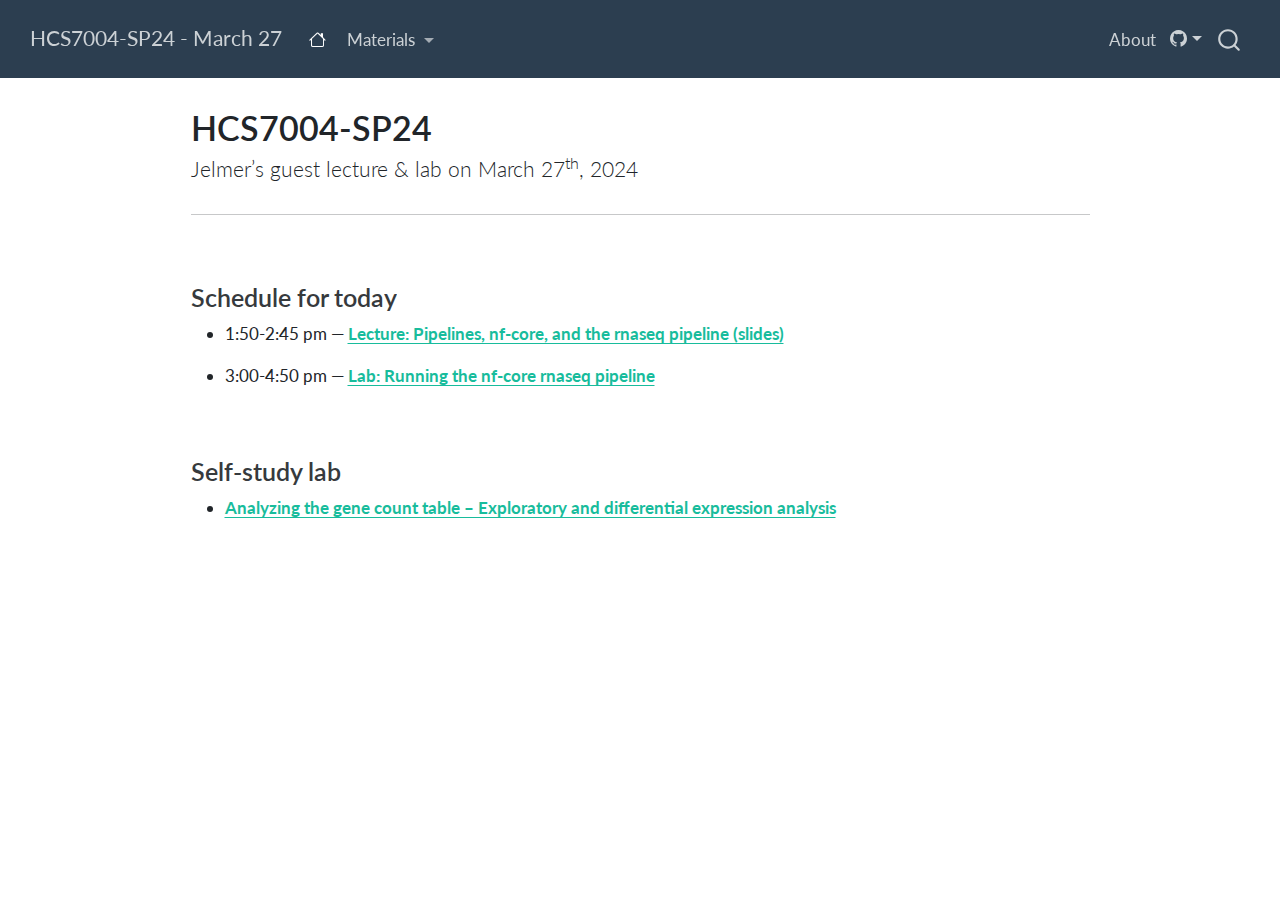
<file: index.html>
<!DOCTYPE html>
<html xmlns="http://www.w3.org/1999/xhtml" lang="en" xml:lang="en"><head>

<meta charset="utf-8">
<meta name="generator" content="quarto-1.4.549">

<meta name="viewport" content="width=device-width, initial-scale=1.0, user-scalable=yes">


<title>HCS7004-SP24 - March 27 - HCS7004-SP24</title>
<style>
code{white-space: pre-wrap;}
span.smallcaps{font-variant: small-caps;}
div.columns{display: flex; gap: min(4vw, 1.5em);}
div.column{flex: auto; overflow-x: auto;}
div.hanging-indent{margin-left: 1.5em; text-indent: -1.5em;}
ul.task-list{list-style: none;}
ul.task-list li input[type="checkbox"] {
  width: 0.8em;
  margin: 0 0.8em 0.2em -1em; /* quarto-specific, see https://github.com/quarto-dev/quarto-cli/issues/4556 */ 
  vertical-align: middle;
}
</style>


<script src="site_libs/quarto-nav/quarto-nav.js"></script>
<script src="site_libs/quarto-nav/headroom.min.js"></script>
<script src="site_libs/clipboard/clipboard.min.js"></script>
<script src="site_libs/quarto-search/autocomplete.umd.js"></script>
<script src="site_libs/quarto-search/fuse.min.js"></script>
<script src="site_libs/quarto-search/quarto-search.js"></script>
<meta name="quarto:offset" content="./">
<script src="site_libs/quarto-html/quarto.js"></script>
<script src="site_libs/quarto-html/popper.min.js"></script>
<script src="site_libs/quarto-html/tippy.umd.min.js"></script>
<script src="site_libs/quarto-html/anchor.min.js"></script>
<link href="site_libs/quarto-html/tippy.css" rel="stylesheet">
<link href="site_libs/quarto-html/quarto-syntax-highlighting.css" rel="stylesheet" id="quarto-text-highlighting-styles">
<script src="site_libs/bootstrap/bootstrap.min.js"></script>
<link href="site_libs/bootstrap/bootstrap-icons.css" rel="stylesheet">
<link href="site_libs/bootstrap/bootstrap.min.css" rel="stylesheet" id="quarto-bootstrap" data-mode="light">
<script id="quarto-search-options" type="application/json">{
  "location": "navbar",
  "copy-button": false,
  "collapse-after": 3,
  "panel-placement": "end",
  "type": "overlay",
  "limit": 50,
  "keyboard-shortcut": [
    "f",
    "/",
    "s"
  ],
  "show-item-context": false,
  "language": {
    "search-no-results-text": "No results",
    "search-matching-documents-text": "matching documents",
    "search-copy-link-title": "Copy link to search",
    "search-hide-matches-text": "Hide additional matches",
    "search-more-match-text": "more match in this document",
    "search-more-matches-text": "more matches in this document",
    "search-clear-button-title": "Clear",
    "search-text-placeholder": "",
    "search-detached-cancel-button-title": "Cancel",
    "search-submit-button-title": "Submit",
    "search-label": "Search"
  }
}</script>


<link rel="stylesheet" href="styles.css">
</head>

<body class="nav-fixed fullcontent">

<div id="quarto-search-results"></div>
  <header id="quarto-header" class="headroom fixed-top">
    <nav class="navbar navbar-expand-lg " data-bs-theme="dark">
      <div class="navbar-container container-fluid">
      <div class="navbar-brand-container mx-auto">
    <a class="navbar-brand" href="./index.html">
    <span class="navbar-title">HCS7004-SP24 - March 27</span>
    </a>
  </div>
            <div id="quarto-search" class="" title="Search"></div>
          <button class="navbar-toggler" type="button" data-bs-toggle="collapse" data-bs-target="#navbarCollapse" aria-controls="navbarCollapse" aria-expanded="false" aria-label="Toggle navigation" onclick="if (window.quartoToggleHeadroom) { window.quartoToggleHeadroom(); }">
  <span class="navbar-toggler-icon"></span>
</button>
          <div class="collapse navbar-collapse" id="navbarCollapse">
            <ul class="navbar-nav navbar-nav-scroll me-auto">
  <li class="nav-item">
    <a class="nav-link active" href="./index.html" aria-current="page"> <i class="bi bi-house" role="img">
</i> 
<span class="menu-text"> </span></a>
  </li>  
  <li class="nav-item dropdown ">
    <a class="nav-link dropdown-toggle" href="#" id="nav-menu-materials" role="button" data-bs-toggle="dropdown" aria-expanded="false">
 <span class="menu-text">Materials</span>
    </a>
    <ul class="dropdown-menu" aria-labelledby="nav-menu-materials">    
        <li>
    <a class="dropdown-item" href="./lecture.html">
 <span class="dropdown-text"><strong>Lecture</strong>: Pipelines, nf-core, and the rnaseq pipeline</span></a>
  </li>  
        <li>
    <a class="dropdown-item" href="./lab1.html">
 <span class="dropdown-text"><strong>Lab</strong>: Running the nf-core rnaseq pipeline</span></a>
  </li>  
        <li>
    <a class="dropdown-item" href="./lab2.html">
 <span class="dropdown-text"><strong>Self-study lab</strong>: Gene count table analysis</span></a>
  </li>  
    </ul>
  </li>
</ul>
            <ul class="navbar-nav navbar-nav-scroll ms-auto">
  <li class="nav-item">
    <a class="nav-link" href="./about.html"> 
<span class="menu-text">About</span></a>
  </li>  
</ul>
          </div> <!-- /navcollapse -->
          <div class="quarto-navbar-tools">
    <div class="dropdown">
      <a href="" title="" id="quarto-navigation-tool-dropdown-0" class="quarto-navigation-tool dropdown-toggle px-1" data-bs-toggle="dropdown" aria-expanded="false" aria-label=""><i class="bi bi-github"></i></a>
      <ul class="dropdown-menu dropdown-menu-end" aria-labelledby="quarto-navigation-tool-dropdown-0">
          <li>
            <a class="dropdown-item quarto-navbar-tools-item" href="https://github.com/jelmerp/HCS7004-SP24">
            Source Code
            </a>
          </li>
          <li>
            <a class="dropdown-item quarto-navbar-tools-item" href="https://github.com/jelmerp/HCS7004-SP24/issues/new">
            Report an Issue
            </a>
          </li>
      </ul>
    </div>
</div>
      </div> <!-- /container-fluid -->
    </nav>
</header>
<!-- content -->
<div id="quarto-content" class="quarto-container page-columns page-rows-contents page-layout-article page-navbar">
<!-- sidebar -->
<!-- margin-sidebar -->
    
<!-- main -->
<main class="content" id="quarto-document-content">

<header id="title-block-header" class="quarto-title-block default">
<div class="quarto-title">
<h1 class="title">HCS7004-SP24</h1>
<p class="subtitle lead">Jelmer’s guest lecture &amp; lab on March 27<sup>th</sup>, 2024</p>
</div>



<div class="quarto-title-meta">

    
  
    
  </div>
  


</header>


<hr>
<p><br></p>
<section id="schedule-for-today" class="level3">
<h3 class="anchored" data-anchor-id="schedule-for-today">Schedule for today</h3>
<ul>
<li><p>1:50-2:45 pm — <a href="./lecture.html"><strong>Lecture: Pipelines, nf-core, and the rnaseq pipeline (slides)</strong></a></p></li>
<li><p>3:00-4:50 pm — <a href="./lab1.html"><strong>Lab: Running the nf-core rnaseq pipeline</strong></a></p></li>
</ul>
<p><br></p>
</section>
<section id="self-study-lab" class="level3">
<h3 class="anchored" data-anchor-id="self-study-lab">Self-study lab</h3>
<ul>
<li><a href="./lab2.html"><strong>Analyzing the gene count table – Exploratory and differential expression analysis</strong></a></li>
</ul>


</section>

<a onclick="window.scrollTo(0, 0); return false;" role="button" id="quarto-back-to-top"><i class="bi bi-arrow-up"></i> Back to top</a></main> <!-- /main -->
<script id="quarto-html-after-body" type="application/javascript">
window.document.addEventListener("DOMContentLoaded", function (event) {
  const toggleBodyColorMode = (bsSheetEl) => {
    const mode = bsSheetEl.getAttribute("data-mode");
    const bodyEl = window.document.querySelector("body");
    if (mode === "dark") {
      bodyEl.classList.add("quarto-dark");
      bodyEl.classList.remove("quarto-light");
    } else {
      bodyEl.classList.add("quarto-light");
      bodyEl.classList.remove("quarto-dark");
    }
  }
  const toggleBodyColorPrimary = () => {
    const bsSheetEl = window.document.querySelector("link#quarto-bootstrap");
    if (bsSheetEl) {
      toggleBodyColorMode(bsSheetEl);
    }
  }
  toggleBodyColorPrimary();  
  const icon = "";
  const anchorJS = new window.AnchorJS();
  anchorJS.options = {
    placement: 'right',
    icon: icon
  };
  anchorJS.add('.anchored');
  const isCodeAnnotation = (el) => {
    for (const clz of el.classList) {
      if (clz.startsWith('code-annotation-')) {                     
        return true;
      }
    }
    return false;
  }
  const clipboard = new window.ClipboardJS('.code-copy-button', {
    text: function(trigger) {
      const codeEl = trigger.previousElementSibling.cloneNode(true);
      for (const childEl of codeEl.children) {
        if (isCodeAnnotation(childEl)) {
          childEl.remove();
        }
      }
      return codeEl.innerText;
    }
  });
  clipboard.on('success', function(e) {
    // button target
    const button = e.trigger;
    // don't keep focus
    button.blur();
    // flash "checked"
    button.classList.add('code-copy-button-checked');
    var currentTitle = button.getAttribute("title");
    button.setAttribute("title", "Copied!");
    let tooltip;
    if (window.bootstrap) {
      button.setAttribute("data-bs-toggle", "tooltip");
      button.setAttribute("data-bs-placement", "left");
      button.setAttribute("data-bs-title", "Copied!");
      tooltip = new bootstrap.Tooltip(button, 
        { trigger: "manual", 
          customClass: "code-copy-button-tooltip",
          offset: [0, -8]});
      tooltip.show();    
    }
    setTimeout(function() {
      if (tooltip) {
        tooltip.hide();
        button.removeAttribute("data-bs-title");
        button.removeAttribute("data-bs-toggle");
        button.removeAttribute("data-bs-placement");
      }
      button.setAttribute("title", currentTitle);
      button.classList.remove('code-copy-button-checked');
    }, 1000);
    // clear code selection
    e.clearSelection();
  });
  function tippyHover(el, contentFn, onTriggerFn, onUntriggerFn) {
    const config = {
      allowHTML: true,
      maxWidth: 500,
      delay: 100,
      arrow: false,
      appendTo: function(el) {
          return el.parentElement;
      },
      interactive: true,
      interactiveBorder: 10,
      theme: 'quarto',
      placement: 'bottom-start',
    };
    if (contentFn) {
      config.content = contentFn;
    }
    if (onTriggerFn) {
      config.onTrigger = onTriggerFn;
    }
    if (onUntriggerFn) {
      config.onUntrigger = onUntriggerFn;
    }
    window.tippy(el, config); 
  }
  const noterefs = window.document.querySelectorAll('a[role="doc-noteref"]');
  for (var i=0; i<noterefs.length; i++) {
    const ref = noterefs[i];
    tippyHover(ref, function() {
      // use id or data attribute instead here
      let href = ref.getAttribute('data-footnote-href') || ref.getAttribute('href');
      try { href = new URL(href).hash; } catch {}
      const id = href.replace(/^#\/?/, "");
      const note = window.document.getElementById(id);
      return note.innerHTML;
    });
  }
  const xrefs = window.document.querySelectorAll('a.quarto-xref');
  const processXRef = (id, note) => {
    // Strip column container classes
    const stripColumnClz = (el) => {
      el.classList.remove("page-full", "page-columns");
      if (el.children) {
        for (const child of el.children) {
          stripColumnClz(child);
        }
      }
    }
    stripColumnClz(note)
    if (id === null || id.startsWith('sec-')) {
      // Special case sections, only their first couple elements
      const container = document.createElement("div");
      if (note.children && note.children.length > 2) {
        container.appendChild(note.children[0].cloneNode(true));
        for (let i = 1; i < note.children.length; i++) {
          const child = note.children[i];
          if (child.tagName === "P" && child.innerText === "") {
            continue;
          } else {
            container.appendChild(child.cloneNode(true));
            break;
          }
        }
        if (window.Quarto?.typesetMath) {
          window.Quarto.typesetMath(container);
        }
        return container.innerHTML
      } else {
        if (window.Quarto?.typesetMath) {
          window.Quarto.typesetMath(note);
        }
        return note.innerHTML;
      }
    } else {
      // Remove any anchor links if they are present
      const anchorLink = note.querySelector('a.anchorjs-link');
      if (anchorLink) {
        anchorLink.remove();
      }
      if (window.Quarto?.typesetMath) {
        window.Quarto.typesetMath(note);
      }
      // TODO in 1.5, we should make sure this works without a callout special case
      if (note.classList.contains("callout")) {
        return note.outerHTML;
      } else {
        return note.innerHTML;
      }
    }
  }
  for (var i=0; i<xrefs.length; i++) {
    const xref = xrefs[i];
    tippyHover(xref, undefined, function(instance) {
      instance.disable();
      let url = xref.getAttribute('href');
      let hash = undefined; 
      if (url.startsWith('#')) {
        hash = url;
      } else {
        try { hash = new URL(url).hash; } catch {}
      }
      if (hash) {
        const id = hash.replace(/^#\/?/, "");
        const note = window.document.getElementById(id);
        if (note !== null) {
          try {
            const html = processXRef(id, note.cloneNode(true));
            instance.setContent(html);
          } finally {
            instance.enable();
            instance.show();
          }
        } else {
          // See if we can fetch this
          fetch(url.split('#')[0])
          .then(res => res.text())
          .then(html => {
            const parser = new DOMParser();
            const htmlDoc = parser.parseFromString(html, "text/html");
            const note = htmlDoc.getElementById(id);
            if (note !== null) {
              const html = processXRef(id, note);
              instance.setContent(html);
            } 
          }).finally(() => {
            instance.enable();
            instance.show();
          });
        }
      } else {
        // See if we can fetch a full url (with no hash to target)
        // This is a special case and we should probably do some content thinning / targeting
        fetch(url)
        .then(res => res.text())
        .then(html => {
          const parser = new DOMParser();
          const htmlDoc = parser.parseFromString(html, "text/html");
          const note = htmlDoc.querySelector('main.content');
          if (note !== null) {
            // This should only happen for chapter cross references
            // (since there is no id in the URL)
            // remove the first header
            if (note.children.length > 0 && note.children[0].tagName === "HEADER") {
              note.children[0].remove();
            }
            const html = processXRef(null, note);
            instance.setContent(html);
          } 
        }).finally(() => {
          instance.enable();
          instance.show();
        });
      }
    }, function(instance) {
    });
  }
      let selectedAnnoteEl;
      const selectorForAnnotation = ( cell, annotation) => {
        let cellAttr = 'data-code-cell="' + cell + '"';
        let lineAttr = 'data-code-annotation="' +  annotation + '"';
        const selector = 'span[' + cellAttr + '][' + lineAttr + ']';
        return selector;
      }
      const selectCodeLines = (annoteEl) => {
        const doc = window.document;
        const targetCell = annoteEl.getAttribute("data-target-cell");
        const targetAnnotation = annoteEl.getAttribute("data-target-annotation");
        const annoteSpan = window.document.querySelector(selectorForAnnotation(targetCell, targetAnnotation));
        const lines = annoteSpan.getAttribute("data-code-lines").split(",");
        const lineIds = lines.map((line) => {
          return targetCell + "-" + line;
        })
        let top = null;
        let height = null;
        let parent = null;
        if (lineIds.length > 0) {
            //compute the position of the single el (top and bottom and make a div)
            const el = window.document.getElementById(lineIds[0]);
            top = el.offsetTop;
            height = el.offsetHeight;
            parent = el.parentElement.parentElement;
          if (lineIds.length > 1) {
            const lastEl = window.document.getElementById(lineIds[lineIds.length - 1]);
            const bottom = lastEl.offsetTop + lastEl.offsetHeight;
            height = bottom - top;
          }
          if (top !== null && height !== null && parent !== null) {
            // cook up a div (if necessary) and position it 
            let div = window.document.getElementById("code-annotation-line-highlight");
            if (div === null) {
              div = window.document.createElement("div");
              div.setAttribute("id", "code-annotation-line-highlight");
              div.style.position = 'absolute';
              parent.appendChild(div);
            }
            div.style.top = top - 2 + "px";
            div.style.height = height + 4 + "px";
            div.style.left = 0;
            let gutterDiv = window.document.getElementById("code-annotation-line-highlight-gutter");
            if (gutterDiv === null) {
              gutterDiv = window.document.createElement("div");
              gutterDiv.setAttribute("id", "code-annotation-line-highlight-gutter");
              gutterDiv.style.position = 'absolute';
              const codeCell = window.document.getElementById(targetCell);
              const gutter = codeCell.querySelector('.code-annotation-gutter');
              gutter.appendChild(gutterDiv);
            }
            gutterDiv.style.top = top - 2 + "px";
            gutterDiv.style.height = height + 4 + "px";
          }
          selectedAnnoteEl = annoteEl;
        }
      };
      const unselectCodeLines = () => {
        const elementsIds = ["code-annotation-line-highlight", "code-annotation-line-highlight-gutter"];
        elementsIds.forEach((elId) => {
          const div = window.document.getElementById(elId);
          if (div) {
            div.remove();
          }
        });
        selectedAnnoteEl = undefined;
      };
        // Handle positioning of the toggle
    window.addEventListener(
      "resize",
      throttle(() => {
        elRect = undefined;
        if (selectedAnnoteEl) {
          selectCodeLines(selectedAnnoteEl);
        }
      }, 10)
    );
    function throttle(fn, ms) {
    let throttle = false;
    let timer;
      return (...args) => {
        if(!throttle) { // first call gets through
            fn.apply(this, args);
            throttle = true;
        } else { // all the others get throttled
            if(timer) clearTimeout(timer); // cancel #2
            timer = setTimeout(() => {
              fn.apply(this, args);
              timer = throttle = false;
            }, ms);
        }
      };
    }
      // Attach click handler to the DT
      const annoteDls = window.document.querySelectorAll('dt[data-target-cell]');
      for (const annoteDlNode of annoteDls) {
        annoteDlNode.addEventListener('click', (event) => {
          const clickedEl = event.target;
          if (clickedEl !== selectedAnnoteEl) {
            unselectCodeLines();
            const activeEl = window.document.querySelector('dt[data-target-cell].code-annotation-active');
            if (activeEl) {
              activeEl.classList.remove('code-annotation-active');
            }
            selectCodeLines(clickedEl);
            clickedEl.classList.add('code-annotation-active');
          } else {
            // Unselect the line
            unselectCodeLines();
            clickedEl.classList.remove('code-annotation-active');
          }
        });
      }
  const findCites = (el) => {
    const parentEl = el.parentElement;
    if (parentEl) {
      const cites = parentEl.dataset.cites;
      if (cites) {
        return {
          el,
          cites: cites.split(' ')
        };
      } else {
        return findCites(el.parentElement)
      }
    } else {
      return undefined;
    }
  };
  var bibliorefs = window.document.querySelectorAll('a[role="doc-biblioref"]');
  for (var i=0; i<bibliorefs.length; i++) {
    const ref = bibliorefs[i];
    const citeInfo = findCites(ref);
    if (citeInfo) {
      tippyHover(citeInfo.el, function() {
        var popup = window.document.createElement('div');
        citeInfo.cites.forEach(function(cite) {
          var citeDiv = window.document.createElement('div');
          citeDiv.classList.add('hanging-indent');
          citeDiv.classList.add('csl-entry');
          var biblioDiv = window.document.getElementById('ref-' + cite);
          if (biblioDiv) {
            citeDiv.innerHTML = biblioDiv.innerHTML;
          }
          popup.appendChild(citeDiv);
        });
        return popup.innerHTML;
      });
    }
  }
});
</script>
</div> <!-- /content -->




</body></html>
</file>
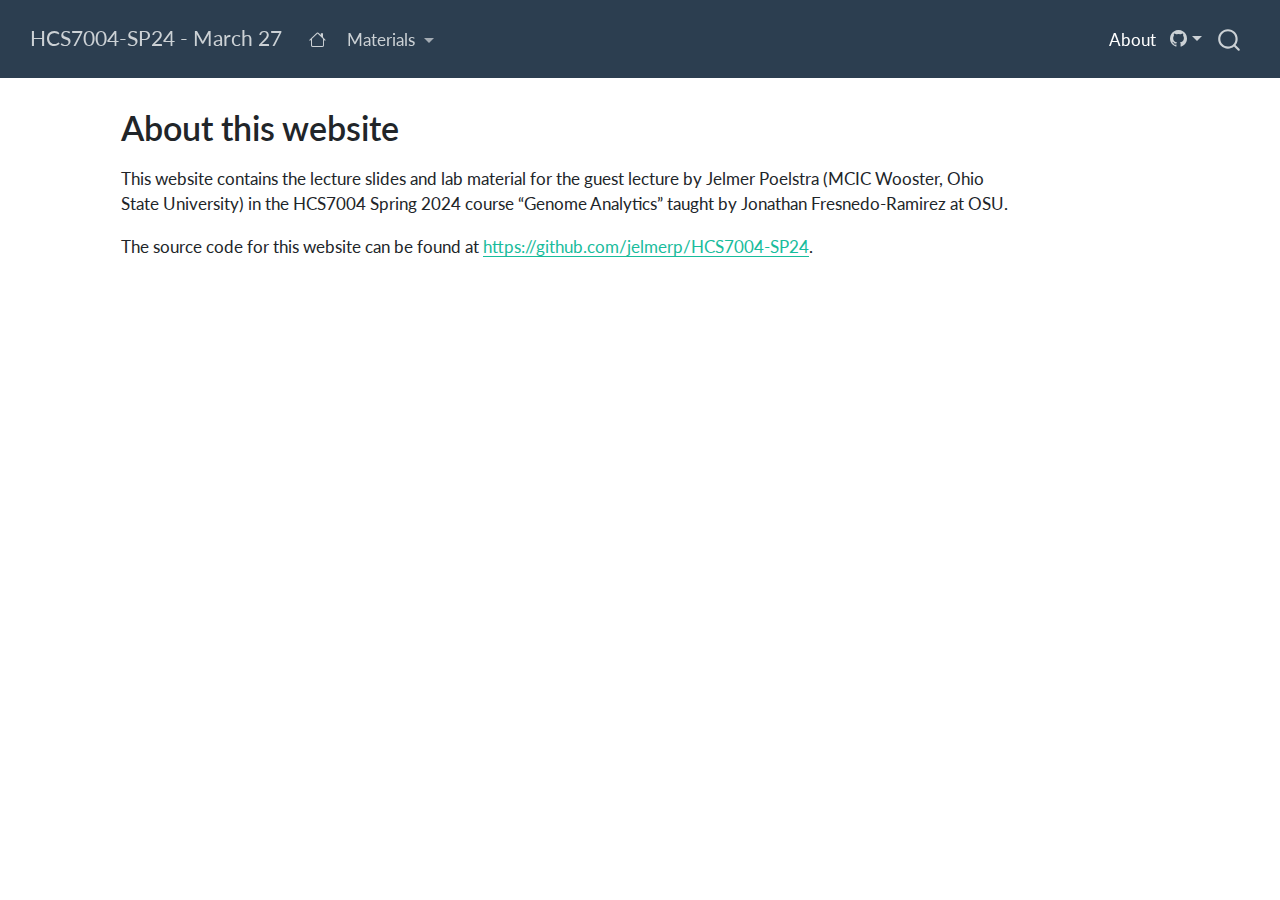
<file: about.html>
<!DOCTYPE html>
<html xmlns="http://www.w3.org/1999/xhtml" lang="en" xml:lang="en"><head>

<meta charset="utf-8">
<meta name="generator" content="quarto-1.4.549">

<meta name="viewport" content="width=device-width, initial-scale=1.0, user-scalable=yes">


<title>HCS7004-SP24 - March 27 - About this website</title>
<style>
code{white-space: pre-wrap;}
span.smallcaps{font-variant: small-caps;}
div.columns{display: flex; gap: min(4vw, 1.5em);}
div.column{flex: auto; overflow-x: auto;}
div.hanging-indent{margin-left: 1.5em; text-indent: -1.5em;}
ul.task-list{list-style: none;}
ul.task-list li input[type="checkbox"] {
  width: 0.8em;
  margin: 0 0.8em 0.2em -1em; /* quarto-specific, see https://github.com/quarto-dev/quarto-cli/issues/4556 */ 
  vertical-align: middle;
}
</style>


<script src="site_libs/quarto-nav/quarto-nav.js"></script>
<script src="site_libs/quarto-nav/headroom.min.js"></script>
<script src="site_libs/clipboard/clipboard.min.js"></script>
<script src="site_libs/quarto-search/autocomplete.umd.js"></script>
<script src="site_libs/quarto-search/fuse.min.js"></script>
<script src="site_libs/quarto-search/quarto-search.js"></script>
<meta name="quarto:offset" content="./">
<script src="site_libs/quarto-html/quarto.js"></script>
<script src="site_libs/quarto-html/popper.min.js"></script>
<script src="site_libs/quarto-html/tippy.umd.min.js"></script>
<script src="site_libs/quarto-html/anchor.min.js"></script>
<link href="site_libs/quarto-html/tippy.css" rel="stylesheet">
<link href="site_libs/quarto-html/quarto-syntax-highlighting.css" rel="stylesheet" id="quarto-text-highlighting-styles">
<script src="site_libs/bootstrap/bootstrap.min.js"></script>
<link href="site_libs/bootstrap/bootstrap-icons.css" rel="stylesheet">
<link href="site_libs/bootstrap/bootstrap.min.css" rel="stylesheet" id="quarto-bootstrap" data-mode="light">
<script id="quarto-search-options" type="application/json">{
  "location": "navbar",
  "copy-button": false,
  "collapse-after": 3,
  "panel-placement": "end",
  "type": "overlay",
  "limit": 50,
  "keyboard-shortcut": [
    "f",
    "/",
    "s"
  ],
  "show-item-context": false,
  "language": {
    "search-no-results-text": "No results",
    "search-matching-documents-text": "matching documents",
    "search-copy-link-title": "Copy link to search",
    "search-hide-matches-text": "Hide additional matches",
    "search-more-match-text": "more match in this document",
    "search-more-matches-text": "more matches in this document",
    "search-clear-button-title": "Clear",
    "search-text-placeholder": "",
    "search-detached-cancel-button-title": "Cancel",
    "search-submit-button-title": "Submit",
    "search-label": "Search"
  }
}</script>


<link rel="stylesheet" href="styles.css">
</head>

<body class="nav-fixed">

<div id="quarto-search-results"></div>
  <header id="quarto-header" class="headroom fixed-top">
    <nav class="navbar navbar-expand-lg " data-bs-theme="dark">
      <div class="navbar-container container-fluid">
      <div class="navbar-brand-container mx-auto">
    <a class="navbar-brand" href="./index.html">
    <span class="navbar-title">HCS7004-SP24 - March 27</span>
    </a>
  </div>
            <div id="quarto-search" class="" title="Search"></div>
          <button class="navbar-toggler" type="button" data-bs-toggle="collapse" data-bs-target="#navbarCollapse" aria-controls="navbarCollapse" aria-expanded="false" aria-label="Toggle navigation" onclick="if (window.quartoToggleHeadroom) { window.quartoToggleHeadroom(); }">
  <span class="navbar-toggler-icon"></span>
</button>
          <div class="collapse navbar-collapse" id="navbarCollapse">
            <ul class="navbar-nav navbar-nav-scroll me-auto">
  <li class="nav-item">
    <a class="nav-link" href="./index.html"> <i class="bi bi-house" role="img">
</i> 
<span class="menu-text"> </span></a>
  </li>  
  <li class="nav-item dropdown ">
    <a class="nav-link dropdown-toggle" href="#" id="nav-menu-materials" role="button" data-bs-toggle="dropdown" aria-expanded="false">
 <span class="menu-text">Materials</span>
    </a>
    <ul class="dropdown-menu" aria-labelledby="nav-menu-materials">    
        <li>
    <a class="dropdown-item" href="./lecture.html">
 <span class="dropdown-text"><strong>Lecture</strong>: Pipelines, nf-core, and the rnaseq pipeline</span></a>
  </li>  
        <li>
    <a class="dropdown-item" href="./lab1.html">
 <span class="dropdown-text"><strong>Lab</strong>: Running the nf-core rnaseq pipeline</span></a>
  </li>  
        <li>
    <a class="dropdown-item" href="./lab2.html">
 <span class="dropdown-text"><strong>Self-study lab</strong>: Gene count table analysis</span></a>
  </li>  
    </ul>
  </li>
</ul>
            <ul class="navbar-nav navbar-nav-scroll ms-auto">
  <li class="nav-item">
    <a class="nav-link active" href="./about.html" aria-current="page"> 
<span class="menu-text">About</span></a>
  </li>  
</ul>
          </div> <!-- /navcollapse -->
          <div class="quarto-navbar-tools">
    <div class="dropdown">
      <a href="" title="" id="quarto-navigation-tool-dropdown-0" class="quarto-navigation-tool dropdown-toggle px-1" data-bs-toggle="dropdown" aria-expanded="false" aria-label=""><i class="bi bi-github"></i></a>
      <ul class="dropdown-menu dropdown-menu-end" aria-labelledby="quarto-navigation-tool-dropdown-0">
          <li>
            <a class="dropdown-item quarto-navbar-tools-item" href="https://github.com/jelmerp/HCS7004-SP24">
            Source Code
            </a>
          </li>
          <li>
            <a class="dropdown-item quarto-navbar-tools-item" href="https://github.com/jelmerp/HCS7004-SP24/issues/new">
            Report an Issue
            </a>
          </li>
      </ul>
    </div>
</div>
      </div> <!-- /container-fluid -->
    </nav>
</header>
<!-- content -->
<div id="quarto-content" class="quarto-container page-columns page-rows-contents page-layout-article page-navbar">
<!-- sidebar -->
<!-- margin-sidebar -->
    <div id="quarto-margin-sidebar" class="sidebar margin-sidebar">
        
    </div>
<!-- main -->
<main class="content" id="quarto-document-content">

<header id="title-block-header" class="quarto-title-block default">
<div class="quarto-title">
<h1 class="title">About this website</h1>
</div>



<div class="quarto-title-meta">

    
  
    
  </div>
  


</header>


<p>This website contains the lecture slides and lab material for the guest lecture by Jelmer Poelstra (MCIC Wooster, Ohio State University) in the HCS7004 Spring 2024 course “Genome Analytics” taught by Jonathan Fresnedo-Ramirez at OSU.</p>
<p>The source code for this website can be found at <a href="https://github.com/jelmerp/HCS7004-SP24" class="uri">https://github.com/jelmerp/HCS7004-SP24</a>.</p>



<a onclick="window.scrollTo(0, 0); return false;" role="button" id="quarto-back-to-top"><i class="bi bi-arrow-up"></i> Back to top</a></main> <!-- /main -->
<script id="quarto-html-after-body" type="application/javascript">
window.document.addEventListener("DOMContentLoaded", function (event) {
  const toggleBodyColorMode = (bsSheetEl) => {
    const mode = bsSheetEl.getAttribute("data-mode");
    const bodyEl = window.document.querySelector("body");
    if (mode === "dark") {
      bodyEl.classList.add("quarto-dark");
      bodyEl.classList.remove("quarto-light");
    } else {
      bodyEl.classList.add("quarto-light");
      bodyEl.classList.remove("quarto-dark");
    }
  }
  const toggleBodyColorPrimary = () => {
    const bsSheetEl = window.document.querySelector("link#quarto-bootstrap");
    if (bsSheetEl) {
      toggleBodyColorMode(bsSheetEl);
    }
  }
  toggleBodyColorPrimary();  
  const icon = "";
  const anchorJS = new window.AnchorJS();
  anchorJS.options = {
    placement: 'right',
    icon: icon
  };
  anchorJS.add('.anchored');
  const isCodeAnnotation = (el) => {
    for (const clz of el.classList) {
      if (clz.startsWith('code-annotation-')) {                     
        return true;
      }
    }
    return false;
  }
  const clipboard = new window.ClipboardJS('.code-copy-button', {
    text: function(trigger) {
      const codeEl = trigger.previousElementSibling.cloneNode(true);
      for (const childEl of codeEl.children) {
        if (isCodeAnnotation(childEl)) {
          childEl.remove();
        }
      }
      return codeEl.innerText;
    }
  });
  clipboard.on('success', function(e) {
    // button target
    const button = e.trigger;
    // don't keep focus
    button.blur();
    // flash "checked"
    button.classList.add('code-copy-button-checked');
    var currentTitle = button.getAttribute("title");
    button.setAttribute("title", "Copied!");
    let tooltip;
    if (window.bootstrap) {
      button.setAttribute("data-bs-toggle", "tooltip");
      button.setAttribute("data-bs-placement", "left");
      button.setAttribute("data-bs-title", "Copied!");
      tooltip = new bootstrap.Tooltip(button, 
        { trigger: "manual", 
          customClass: "code-copy-button-tooltip",
          offset: [0, -8]});
      tooltip.show();    
    }
    setTimeout(function() {
      if (tooltip) {
        tooltip.hide();
        button.removeAttribute("data-bs-title");
        button.removeAttribute("data-bs-toggle");
        button.removeAttribute("data-bs-placement");
      }
      button.setAttribute("title", currentTitle);
      button.classList.remove('code-copy-button-checked');
    }, 1000);
    // clear code selection
    e.clearSelection();
  });
  function tippyHover(el, contentFn, onTriggerFn, onUntriggerFn) {
    const config = {
      allowHTML: true,
      maxWidth: 500,
      delay: 100,
      arrow: false,
      appendTo: function(el) {
          return el.parentElement;
      },
      interactive: true,
      interactiveBorder: 10,
      theme: 'quarto',
      placement: 'bottom-start',
    };
    if (contentFn) {
      config.content = contentFn;
    }
    if (onTriggerFn) {
      config.onTrigger = onTriggerFn;
    }
    if (onUntriggerFn) {
      config.onUntrigger = onUntriggerFn;
    }
    window.tippy(el, config); 
  }
  const noterefs = window.document.querySelectorAll('a[role="doc-noteref"]');
  for (var i=0; i<noterefs.length; i++) {
    const ref = noterefs[i];
    tippyHover(ref, function() {
      // use id or data attribute instead here
      let href = ref.getAttribute('data-footnote-href') || ref.getAttribute('href');
      try { href = new URL(href).hash; } catch {}
      const id = href.replace(/^#\/?/, "");
      const note = window.document.getElementById(id);
      return note.innerHTML;
    });
  }
  const xrefs = window.document.querySelectorAll('a.quarto-xref');
  const processXRef = (id, note) => {
    // Strip column container classes
    const stripColumnClz = (el) => {
      el.classList.remove("page-full", "page-columns");
      if (el.children) {
        for (const child of el.children) {
          stripColumnClz(child);
        }
      }
    }
    stripColumnClz(note)
    if (id === null || id.startsWith('sec-')) {
      // Special case sections, only their first couple elements
      const container = document.createElement("div");
      if (note.children && note.children.length > 2) {
        container.appendChild(note.children[0].cloneNode(true));
        for (let i = 1; i < note.children.length; i++) {
          const child = note.children[i];
          if (child.tagName === "P" && child.innerText === "") {
            continue;
          } else {
            container.appendChild(child.cloneNode(true));
            break;
          }
        }
        if (window.Quarto?.typesetMath) {
          window.Quarto.typesetMath(container);
        }
        return container.innerHTML
      } else {
        if (window.Quarto?.typesetMath) {
          window.Quarto.typesetMath(note);
        }
        return note.innerHTML;
      }
    } else {
      // Remove any anchor links if they are present
      const anchorLink = note.querySelector('a.anchorjs-link');
      if (anchorLink) {
        anchorLink.remove();
      }
      if (window.Quarto?.typesetMath) {
        window.Quarto.typesetMath(note);
      }
      // TODO in 1.5, we should make sure this works without a callout special case
      if (note.classList.contains("callout")) {
        return note.outerHTML;
      } else {
        return note.innerHTML;
      }
    }
  }
  for (var i=0; i<xrefs.length; i++) {
    const xref = xrefs[i];
    tippyHover(xref, undefined, function(instance) {
      instance.disable();
      let url = xref.getAttribute('href');
      let hash = undefined; 
      if (url.startsWith('#')) {
        hash = url;
      } else {
        try { hash = new URL(url).hash; } catch {}
      }
      if (hash) {
        const id = hash.replace(/^#\/?/, "");
        const note = window.document.getElementById(id);
        if (note !== null) {
          try {
            const html = processXRef(id, note.cloneNode(true));
            instance.setContent(html);
          } finally {
            instance.enable();
            instance.show();
          }
        } else {
          // See if we can fetch this
          fetch(url.split('#')[0])
          .then(res => res.text())
          .then(html => {
            const parser = new DOMParser();
            const htmlDoc = parser.parseFromString(html, "text/html");
            const note = htmlDoc.getElementById(id);
            if (note !== null) {
              const html = processXRef(id, note);
              instance.setContent(html);
            } 
          }).finally(() => {
            instance.enable();
            instance.show();
          });
        }
      } else {
        // See if we can fetch a full url (with no hash to target)
        // This is a special case and we should probably do some content thinning / targeting
        fetch(url)
        .then(res => res.text())
        .then(html => {
          const parser = new DOMParser();
          const htmlDoc = parser.parseFromString(html, "text/html");
          const note = htmlDoc.querySelector('main.content');
          if (note !== null) {
            // This should only happen for chapter cross references
            // (since there is no id in the URL)
            // remove the first header
            if (note.children.length > 0 && note.children[0].tagName === "HEADER") {
              note.children[0].remove();
            }
            const html = processXRef(null, note);
            instance.setContent(html);
          } 
        }).finally(() => {
          instance.enable();
          instance.show();
        });
      }
    }, function(instance) {
    });
  }
      let selectedAnnoteEl;
      const selectorForAnnotation = ( cell, annotation) => {
        let cellAttr = 'data-code-cell="' + cell + '"';
        let lineAttr = 'data-code-annotation="' +  annotation + '"';
        const selector = 'span[' + cellAttr + '][' + lineAttr + ']';
        return selector;
      }
      const selectCodeLines = (annoteEl) => {
        const doc = window.document;
        const targetCell = annoteEl.getAttribute("data-target-cell");
        const targetAnnotation = annoteEl.getAttribute("data-target-annotation");
        const annoteSpan = window.document.querySelector(selectorForAnnotation(targetCell, targetAnnotation));
        const lines = annoteSpan.getAttribute("data-code-lines").split(",");
        const lineIds = lines.map((line) => {
          return targetCell + "-" + line;
        })
        let top = null;
        let height = null;
        let parent = null;
        if (lineIds.length > 0) {
            //compute the position of the single el (top and bottom and make a div)
            const el = window.document.getElementById(lineIds[0]);
            top = el.offsetTop;
            height = el.offsetHeight;
            parent = el.parentElement.parentElement;
          if (lineIds.length > 1) {
            const lastEl = window.document.getElementById(lineIds[lineIds.length - 1]);
            const bottom = lastEl.offsetTop + lastEl.offsetHeight;
            height = bottom - top;
          }
          if (top !== null && height !== null && parent !== null) {
            // cook up a div (if necessary) and position it 
            let div = window.document.getElementById("code-annotation-line-highlight");
            if (div === null) {
              div = window.document.createElement("div");
              div.setAttribute("id", "code-annotation-line-highlight");
              div.style.position = 'absolute';
              parent.appendChild(div);
            }
            div.style.top = top - 2 + "px";
            div.style.height = height + 4 + "px";
            div.style.left = 0;
            let gutterDiv = window.document.getElementById("code-annotation-line-highlight-gutter");
            if (gutterDiv === null) {
              gutterDiv = window.document.createElement("div");
              gutterDiv.setAttribute("id", "code-annotation-line-highlight-gutter");
              gutterDiv.style.position = 'absolute';
              const codeCell = window.document.getElementById(targetCell);
              const gutter = codeCell.querySelector('.code-annotation-gutter');
              gutter.appendChild(gutterDiv);
            }
            gutterDiv.style.top = top - 2 + "px";
            gutterDiv.style.height = height + 4 + "px";
          }
          selectedAnnoteEl = annoteEl;
        }
      };
      const unselectCodeLines = () => {
        const elementsIds = ["code-annotation-line-highlight", "code-annotation-line-highlight-gutter"];
        elementsIds.forEach((elId) => {
          const div = window.document.getElementById(elId);
          if (div) {
            div.remove();
          }
        });
        selectedAnnoteEl = undefined;
      };
        // Handle positioning of the toggle
    window.addEventListener(
      "resize",
      throttle(() => {
        elRect = undefined;
        if (selectedAnnoteEl) {
          selectCodeLines(selectedAnnoteEl);
        }
      }, 10)
    );
    function throttle(fn, ms) {
    let throttle = false;
    let timer;
      return (...args) => {
        if(!throttle) { // first call gets through
            fn.apply(this, args);
            throttle = true;
        } else { // all the others get throttled
            if(timer) clearTimeout(timer); // cancel #2
            timer = setTimeout(() => {
              fn.apply(this, args);
              timer = throttle = false;
            }, ms);
        }
      };
    }
      // Attach click handler to the DT
      const annoteDls = window.document.querySelectorAll('dt[data-target-cell]');
      for (const annoteDlNode of annoteDls) {
        annoteDlNode.addEventListener('click', (event) => {
          const clickedEl = event.target;
          if (clickedEl !== selectedAnnoteEl) {
            unselectCodeLines();
            const activeEl = window.document.querySelector('dt[data-target-cell].code-annotation-active');
            if (activeEl) {
              activeEl.classList.remove('code-annotation-active');
            }
            selectCodeLines(clickedEl);
            clickedEl.classList.add('code-annotation-active');
          } else {
            // Unselect the line
            unselectCodeLines();
            clickedEl.classList.remove('code-annotation-active');
          }
        });
      }
  const findCites = (el) => {
    const parentEl = el.parentElement;
    if (parentEl) {
      const cites = parentEl.dataset.cites;
      if (cites) {
        return {
          el,
          cites: cites.split(' ')
        };
      } else {
        return findCites(el.parentElement)
      }
    } else {
      return undefined;
    }
  };
  var bibliorefs = window.document.querySelectorAll('a[role="doc-biblioref"]');
  for (var i=0; i<bibliorefs.length; i++) {
    const ref = bibliorefs[i];
    const citeInfo = findCites(ref);
    if (citeInfo) {
      tippyHover(citeInfo.el, function() {
        var popup = window.document.createElement('div');
        citeInfo.cites.forEach(function(cite) {
          var citeDiv = window.document.createElement('div');
          citeDiv.classList.add('hanging-indent');
          citeDiv.classList.add('csl-entry');
          var biblioDiv = window.document.getElementById('ref-' + cite);
          if (biblioDiv) {
            citeDiv.innerHTML = biblioDiv.innerHTML;
          }
          popup.appendChild(citeDiv);
        });
        return popup.innerHTML;
      });
    }
  }
});
</script>
</div> <!-- /content -->




</body></html>
</file>
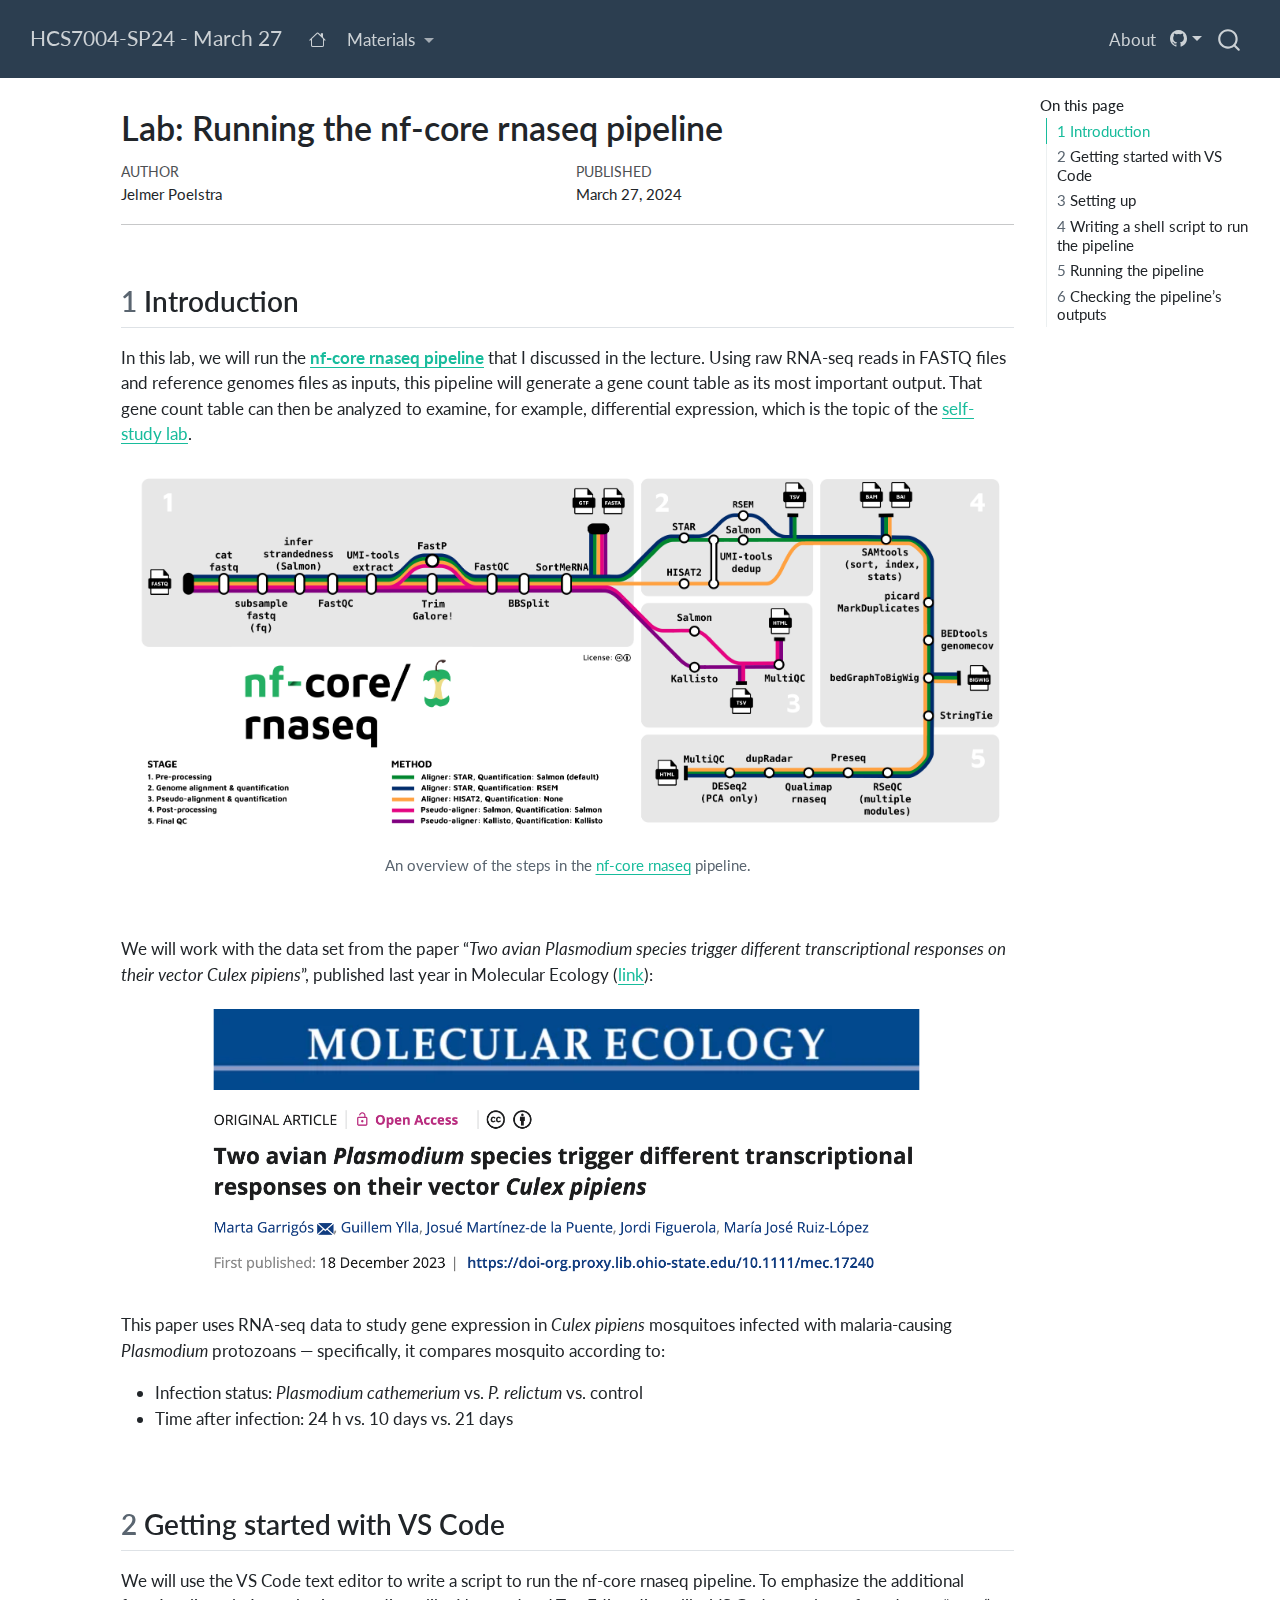
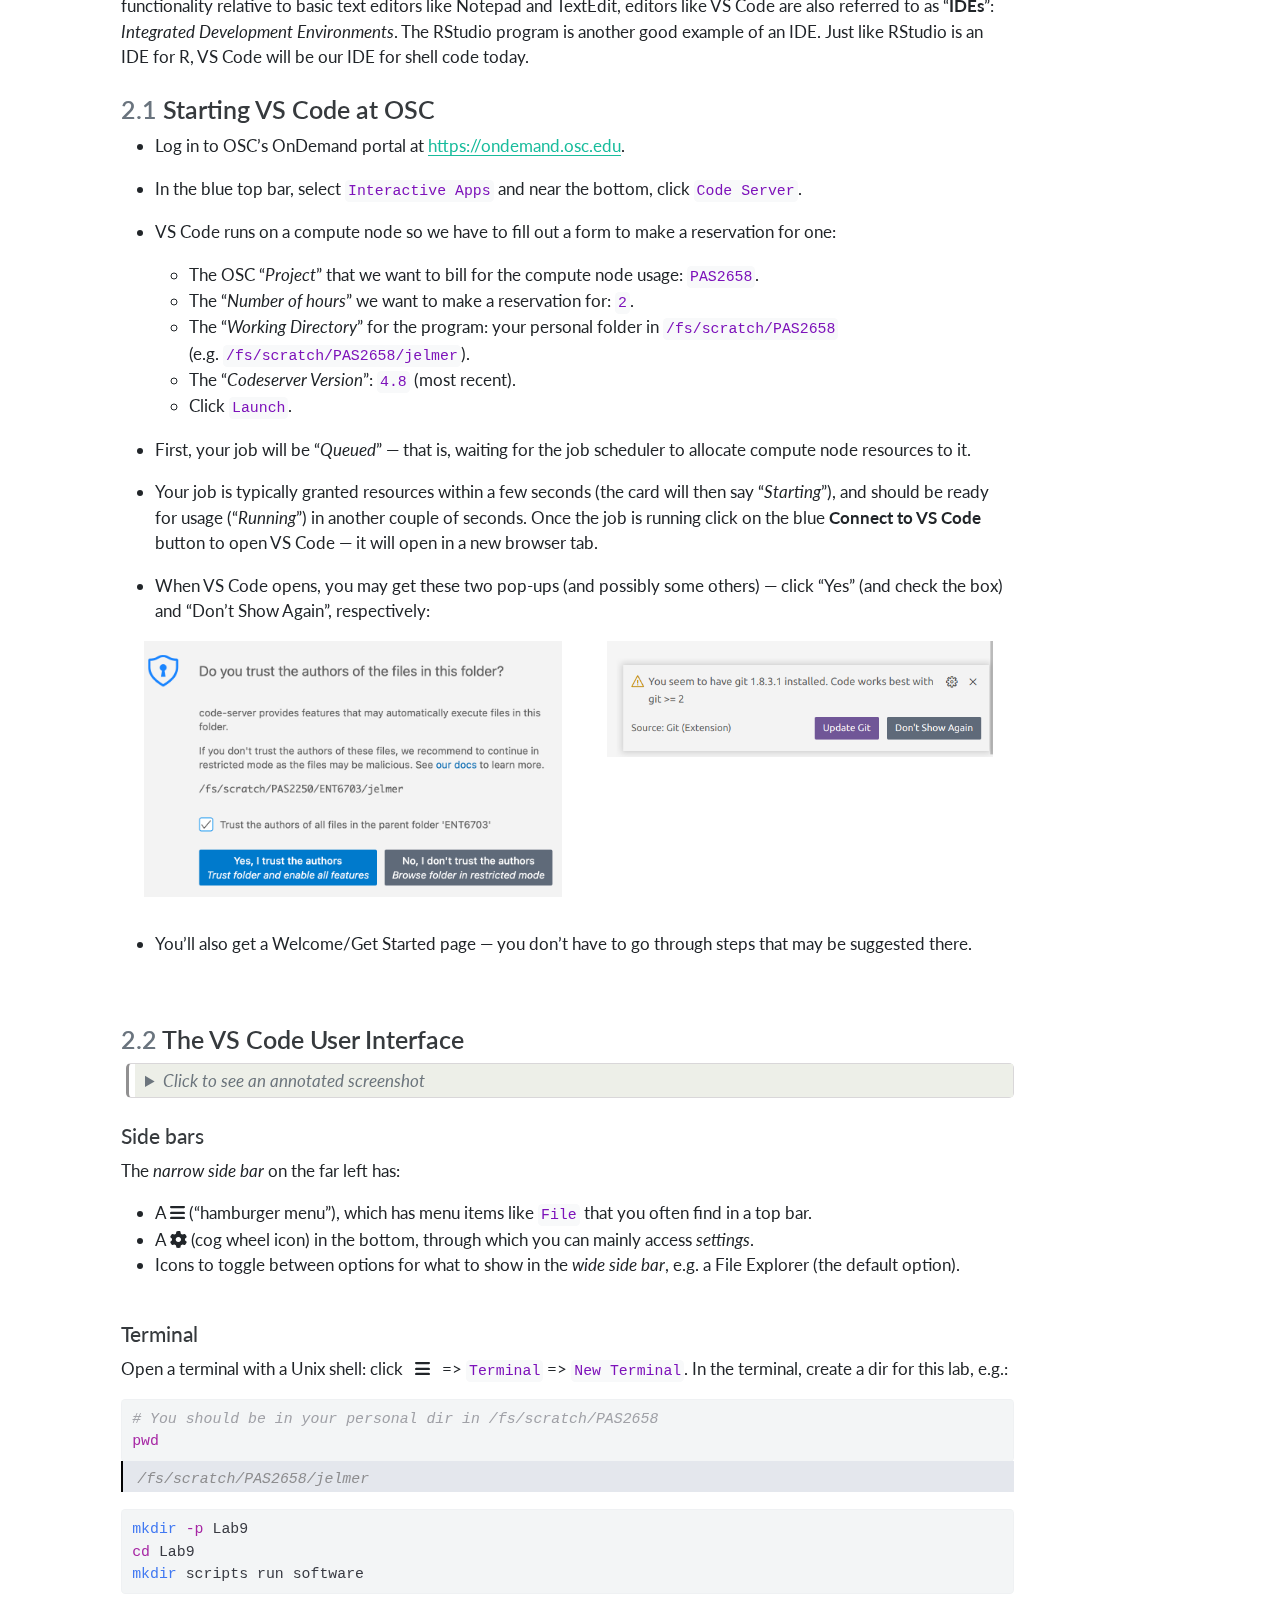
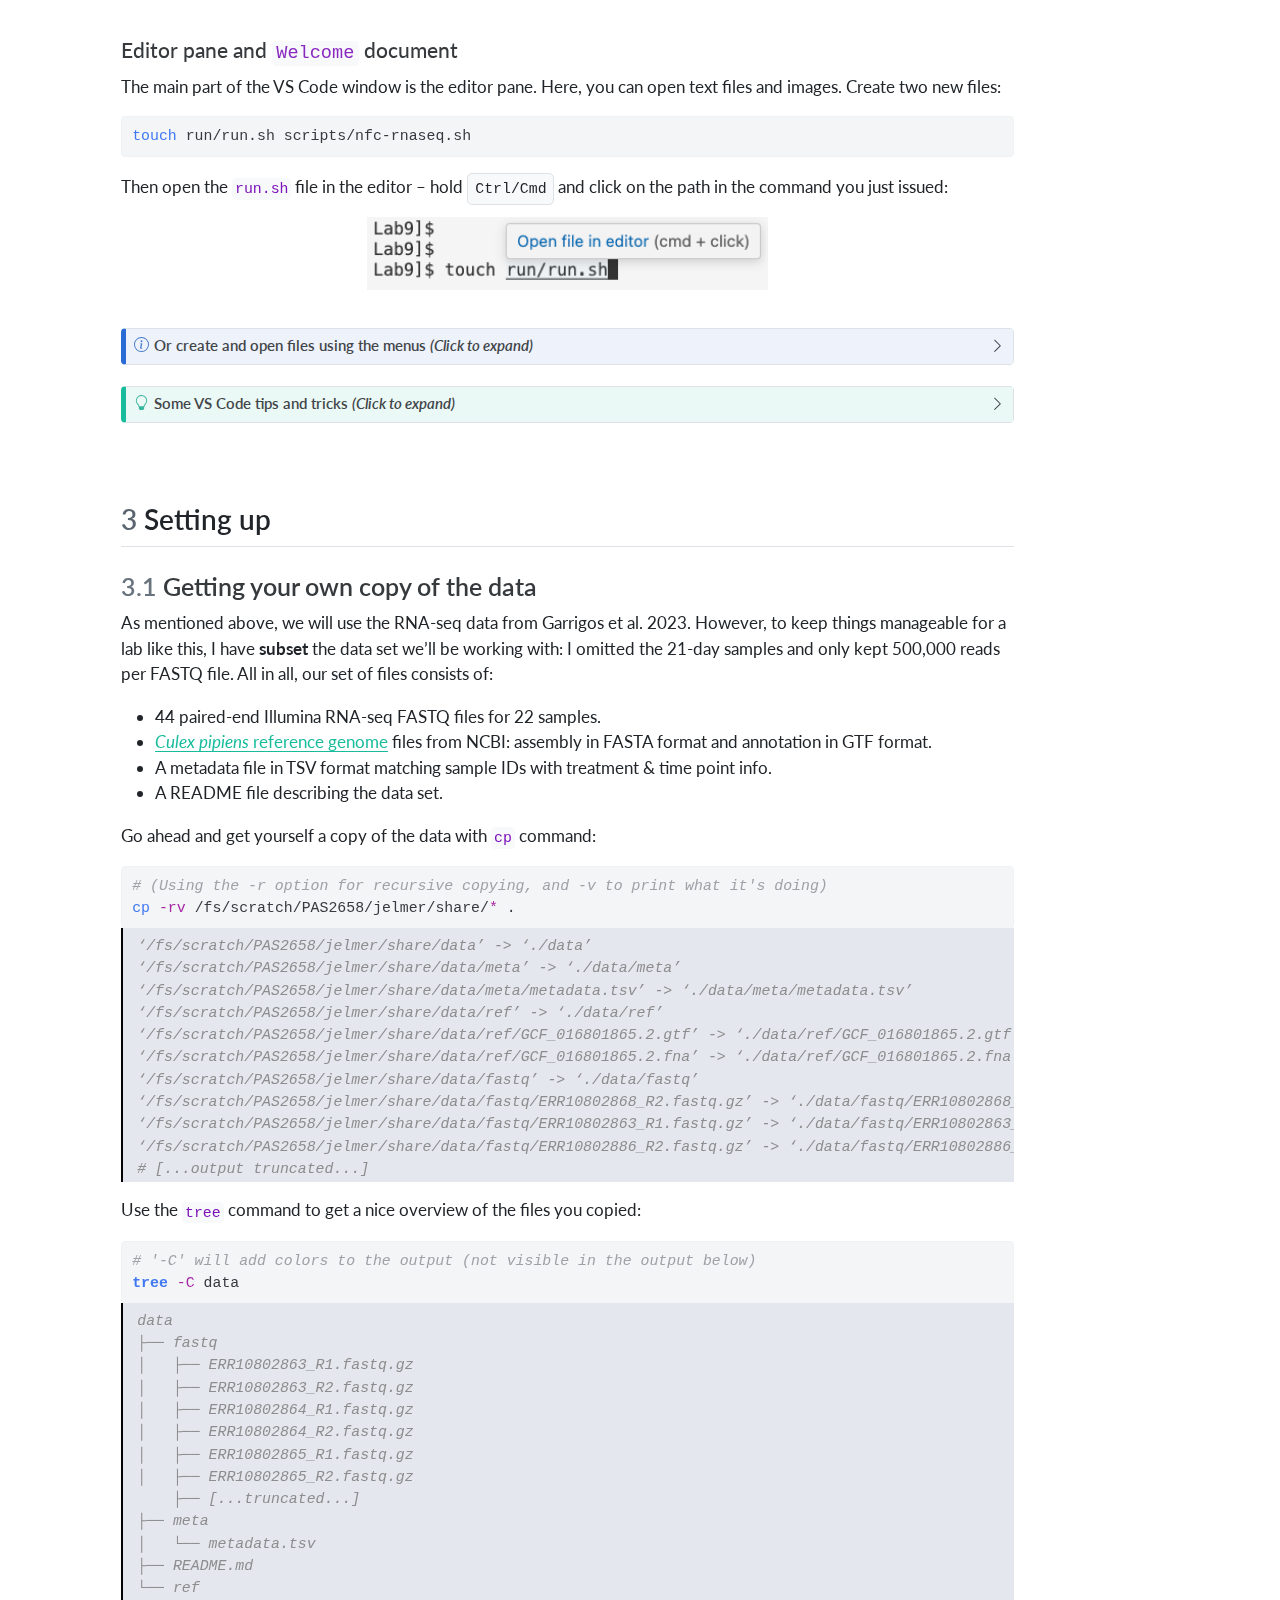
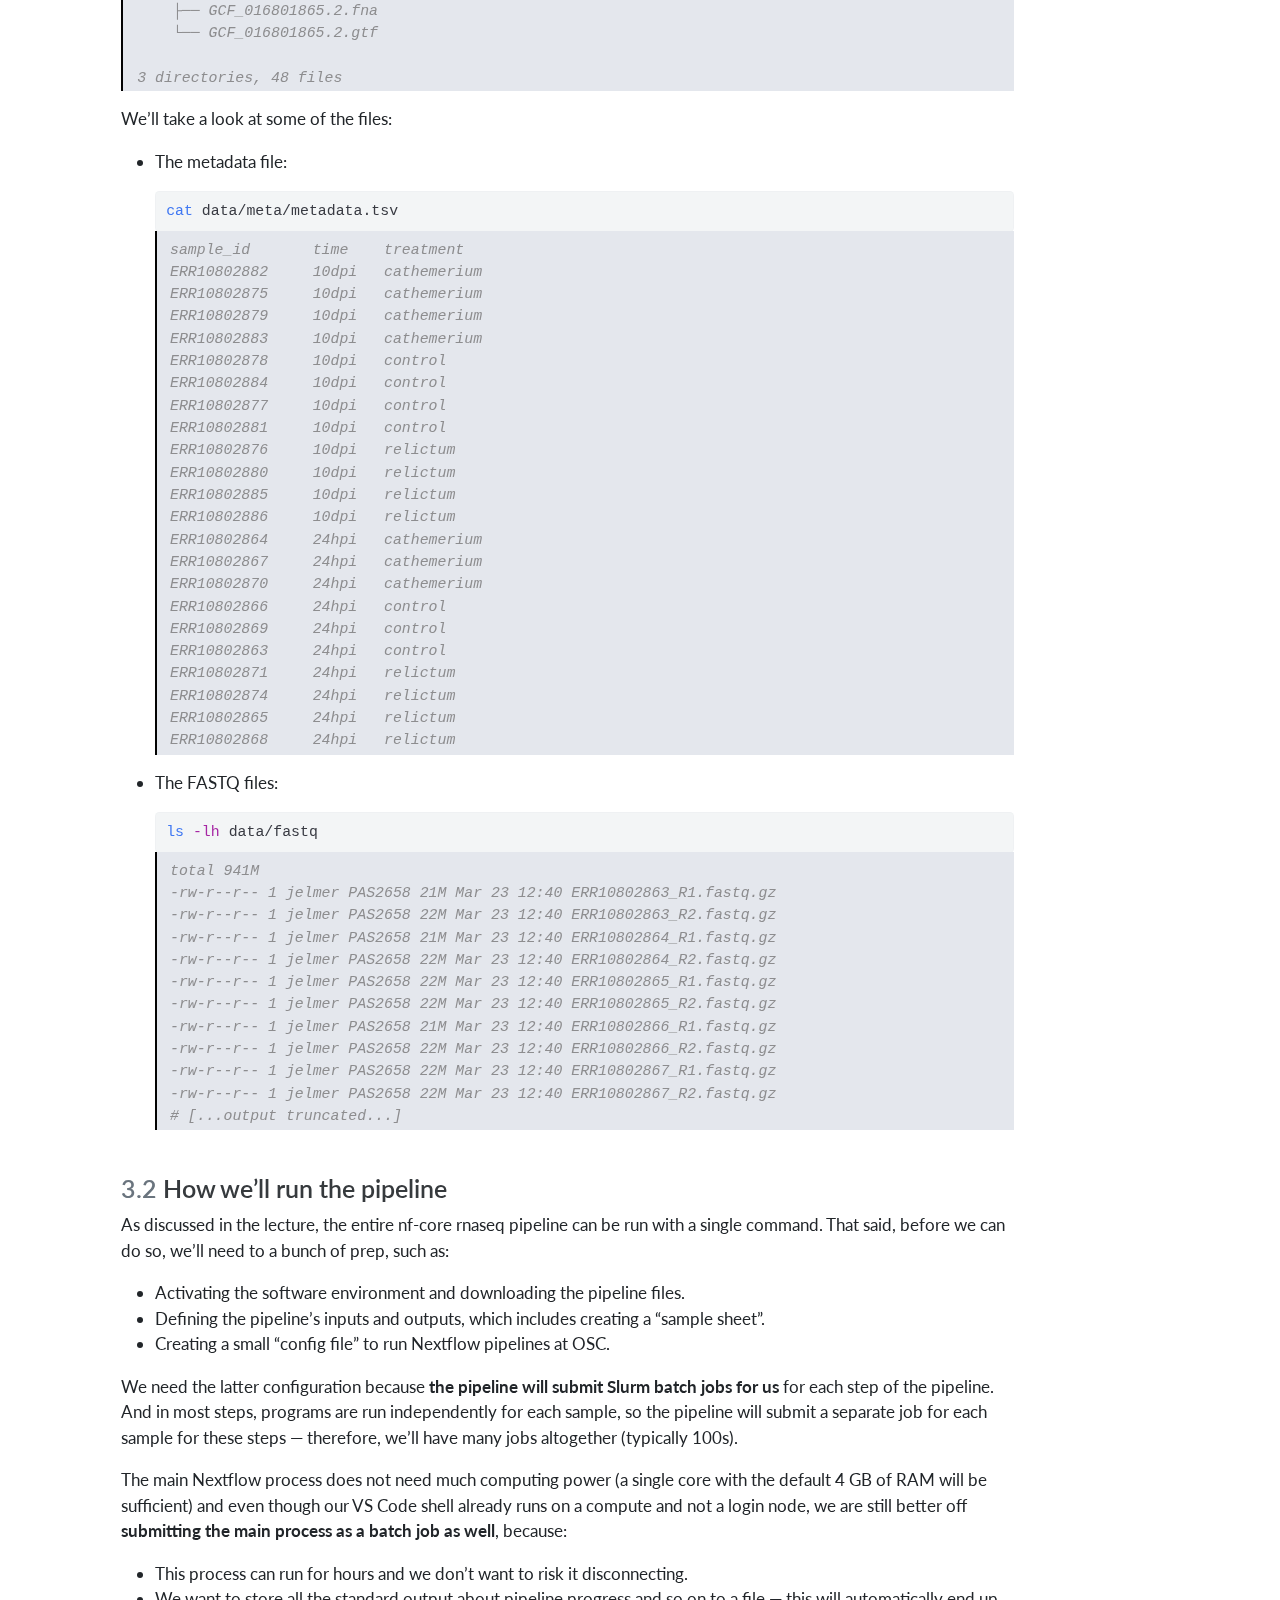
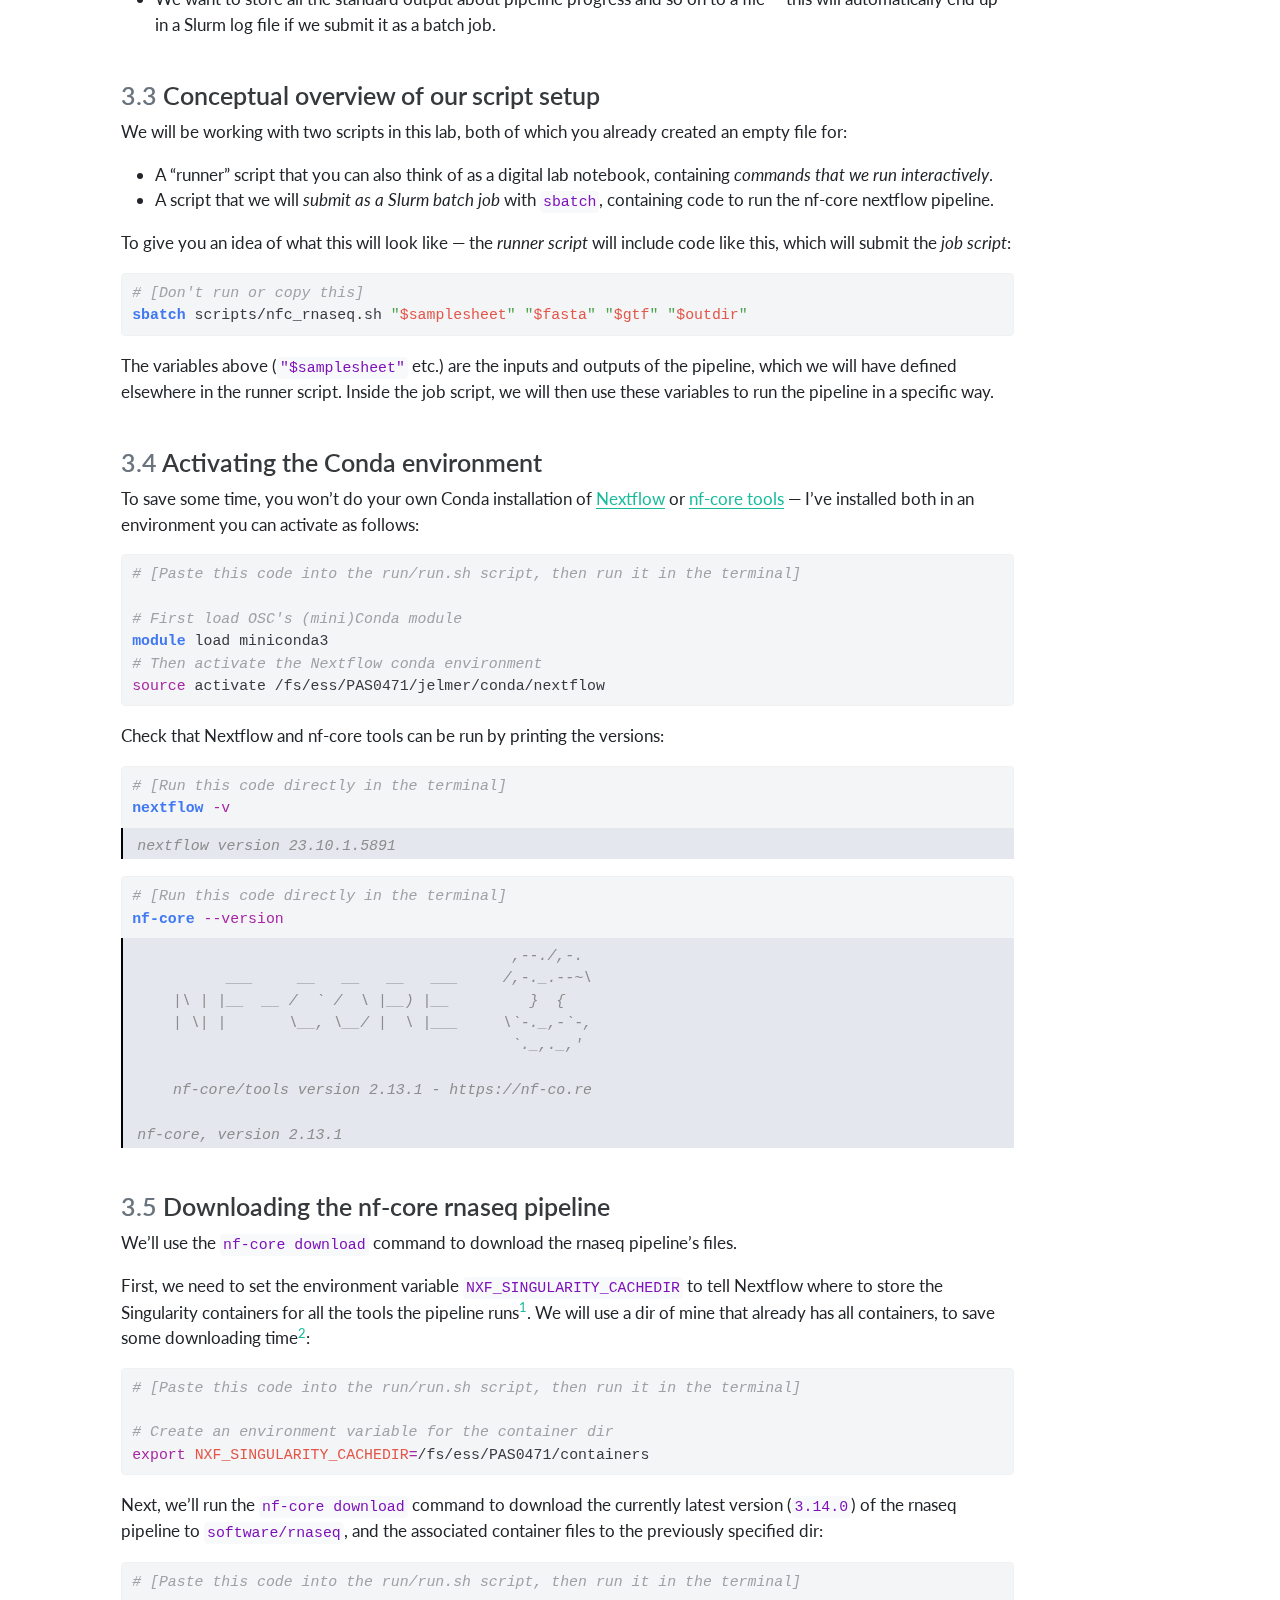
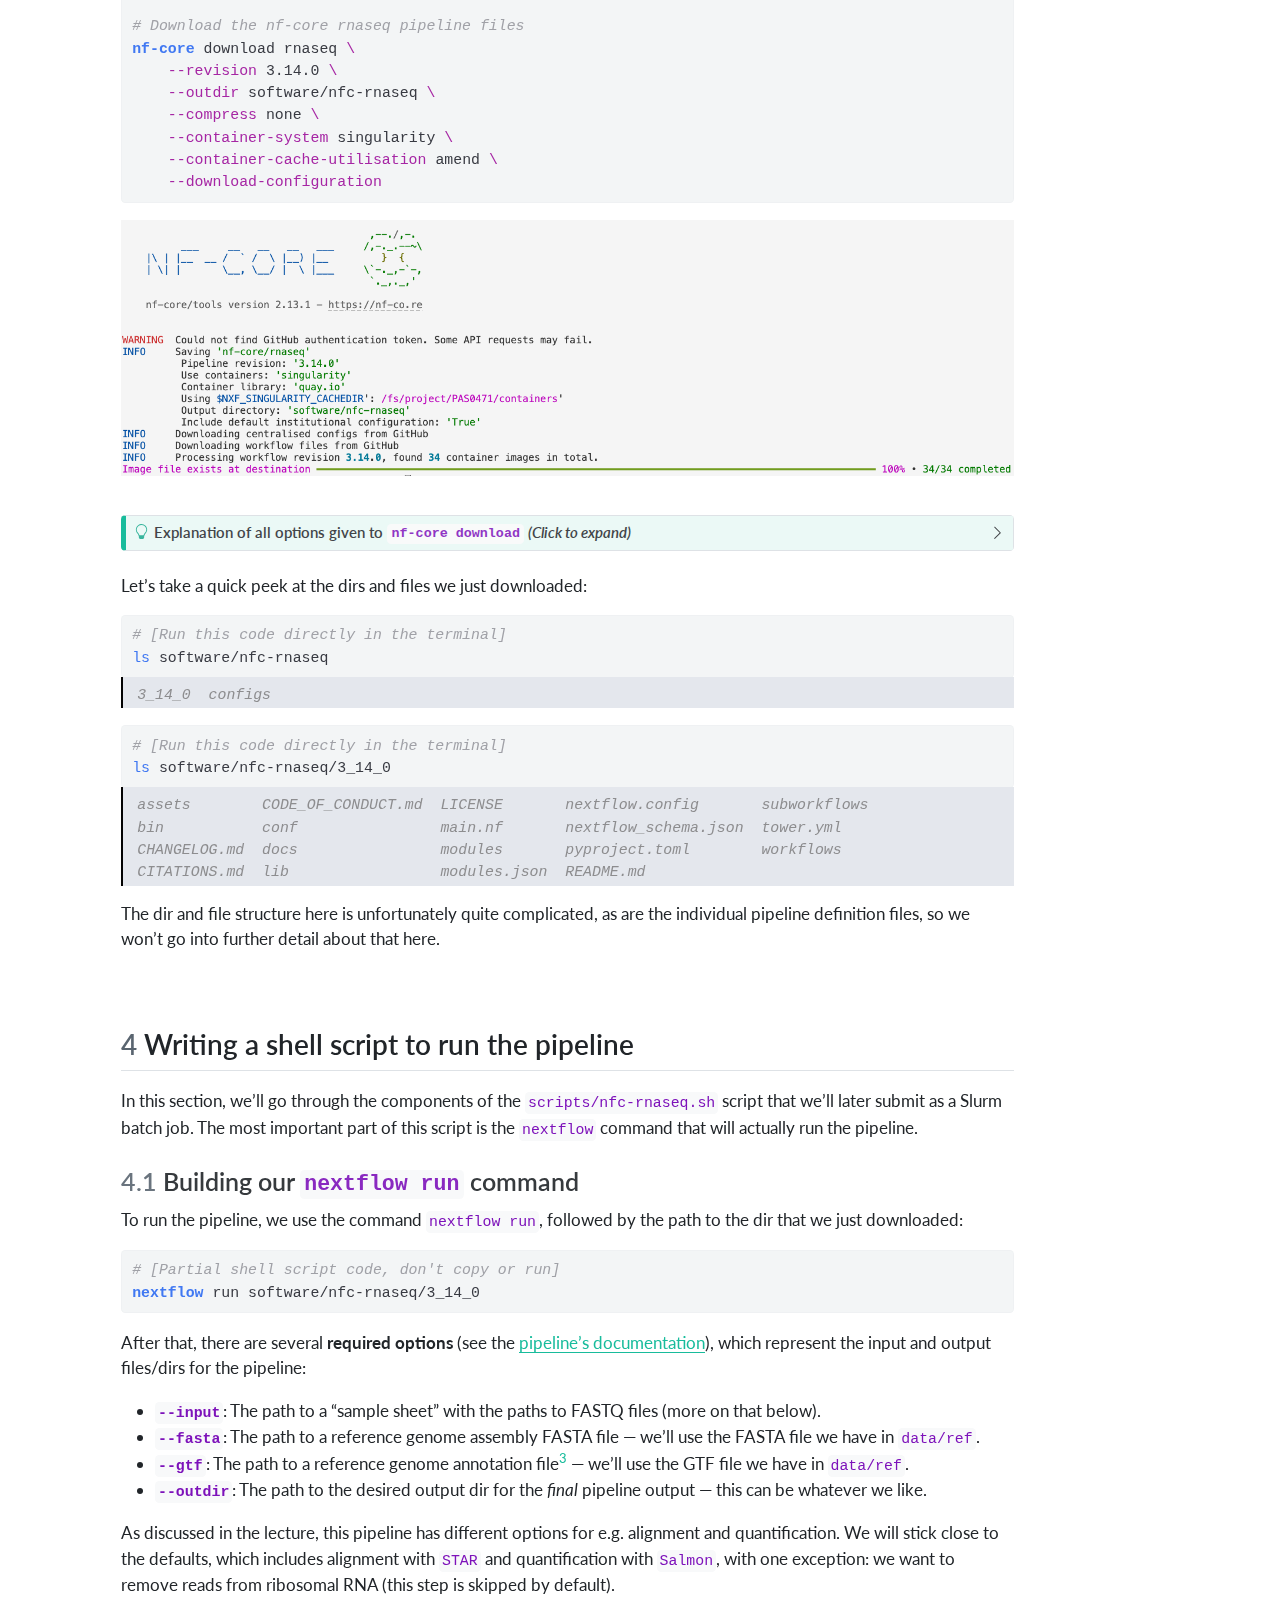
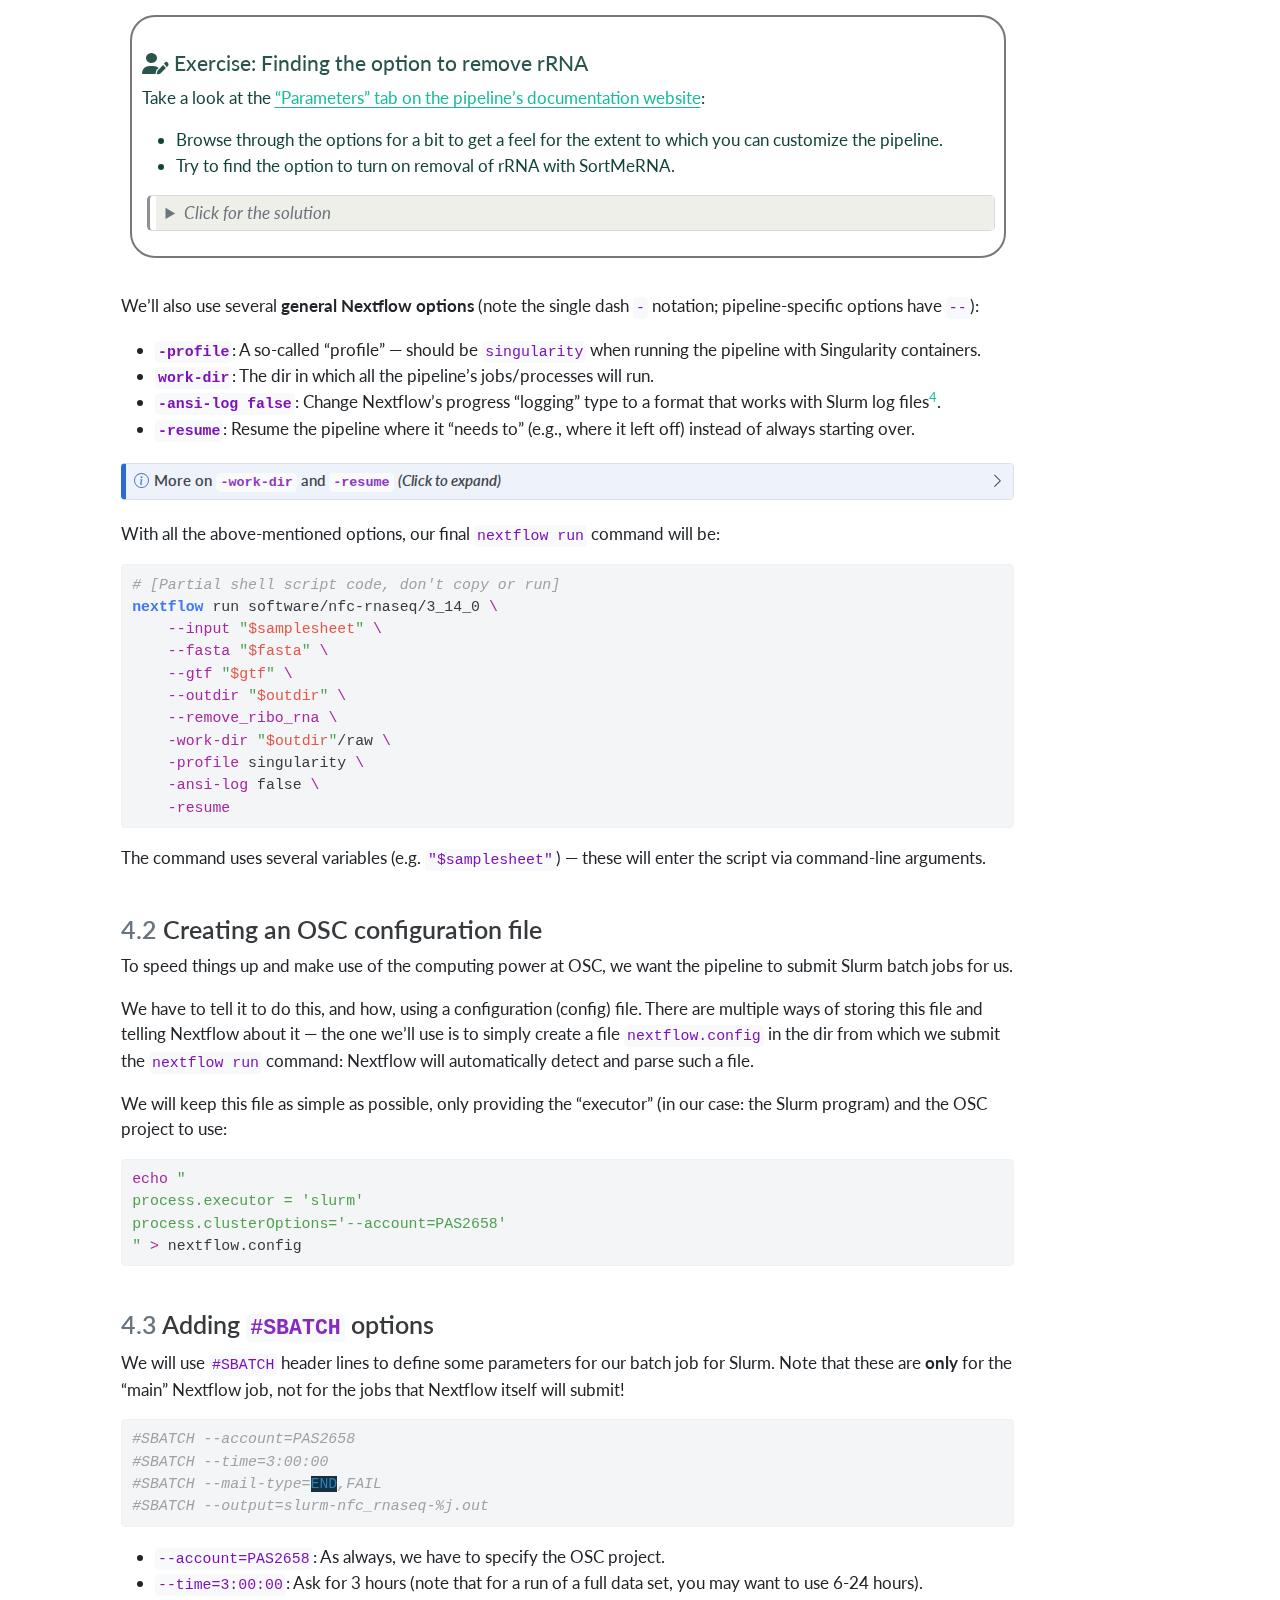
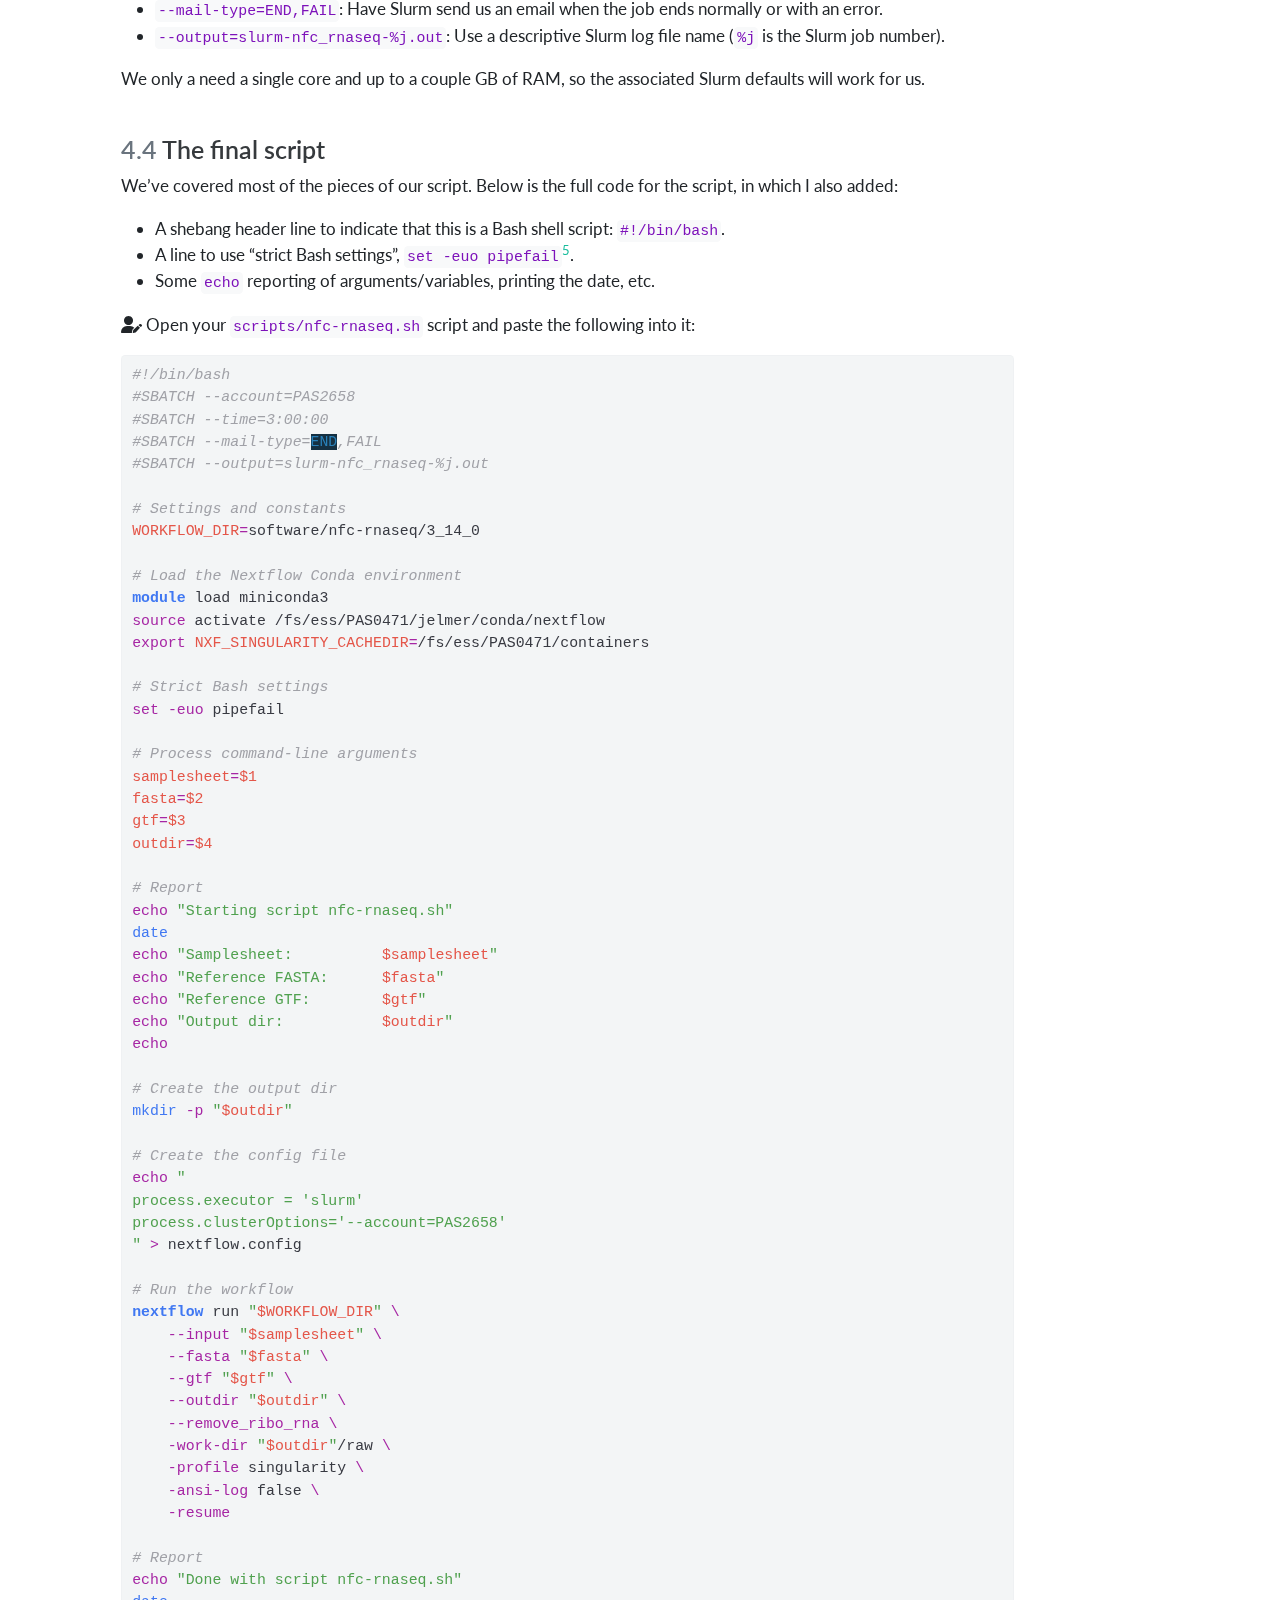
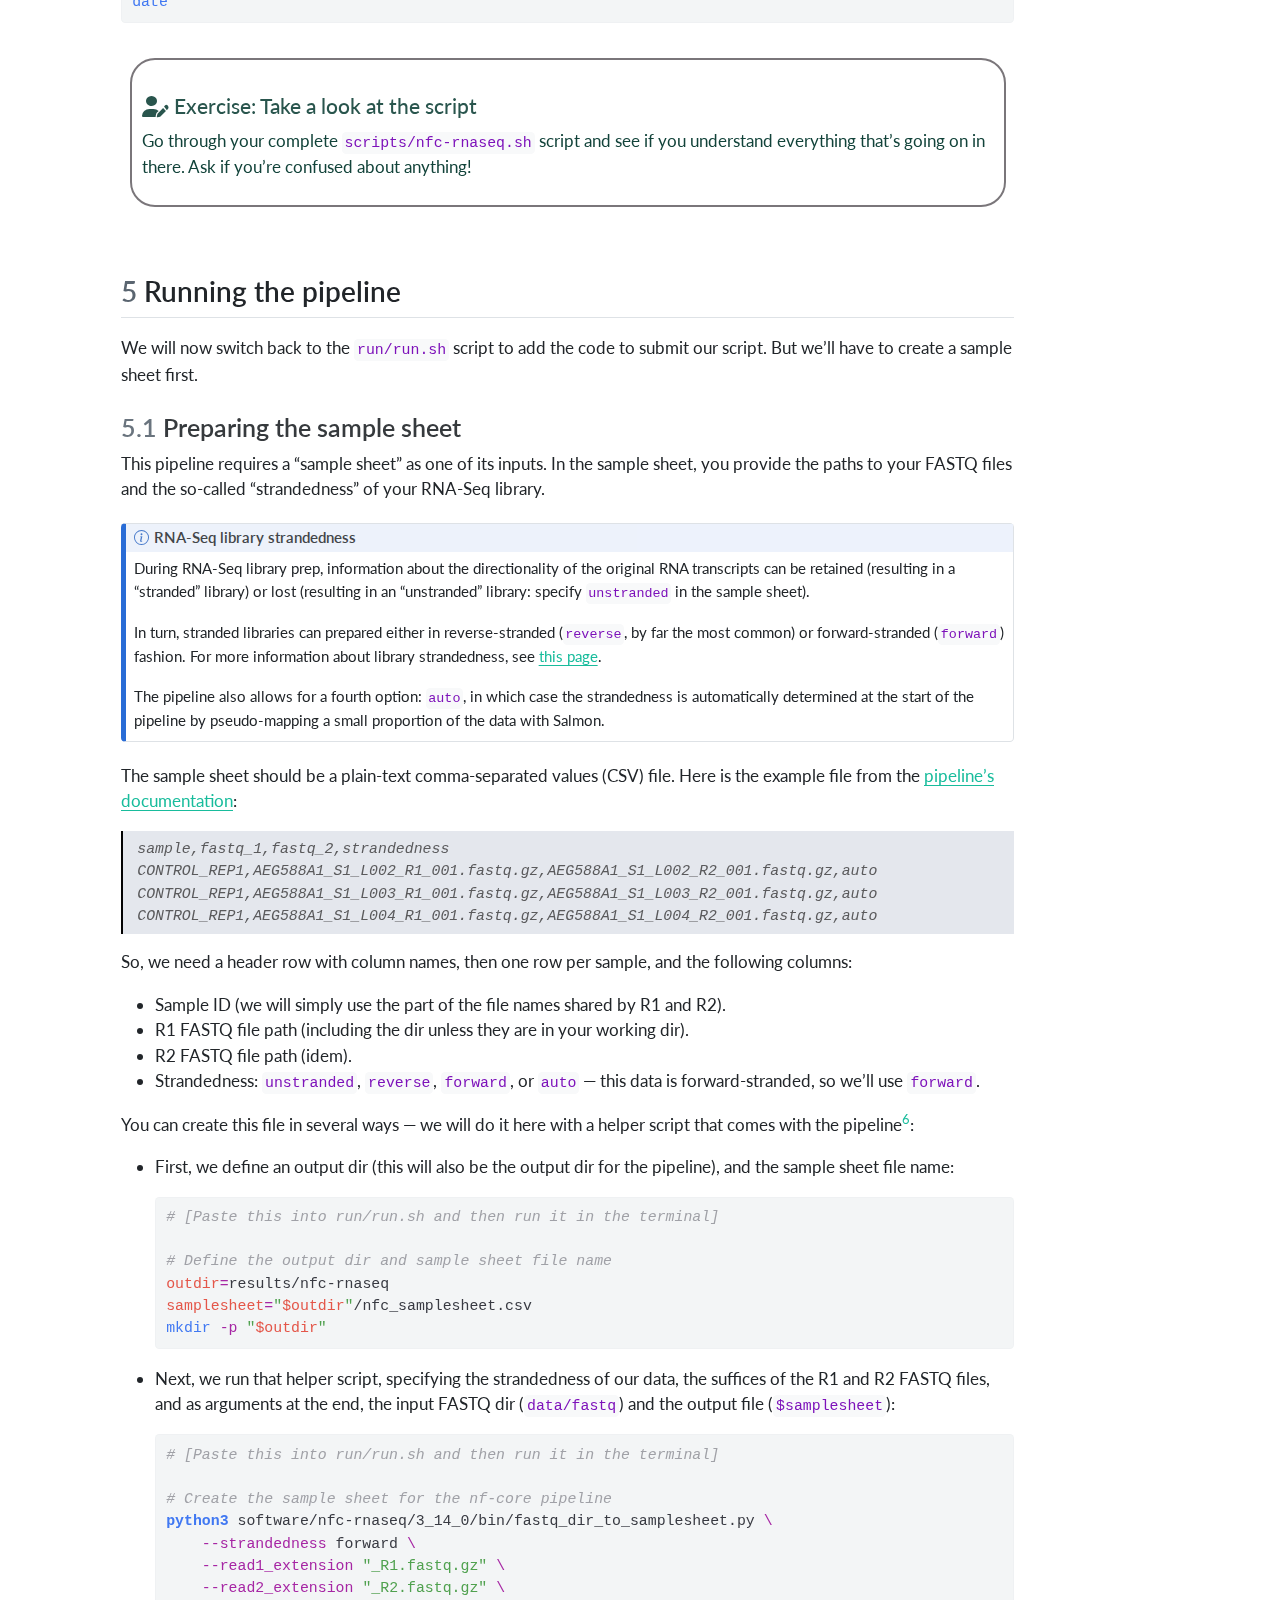
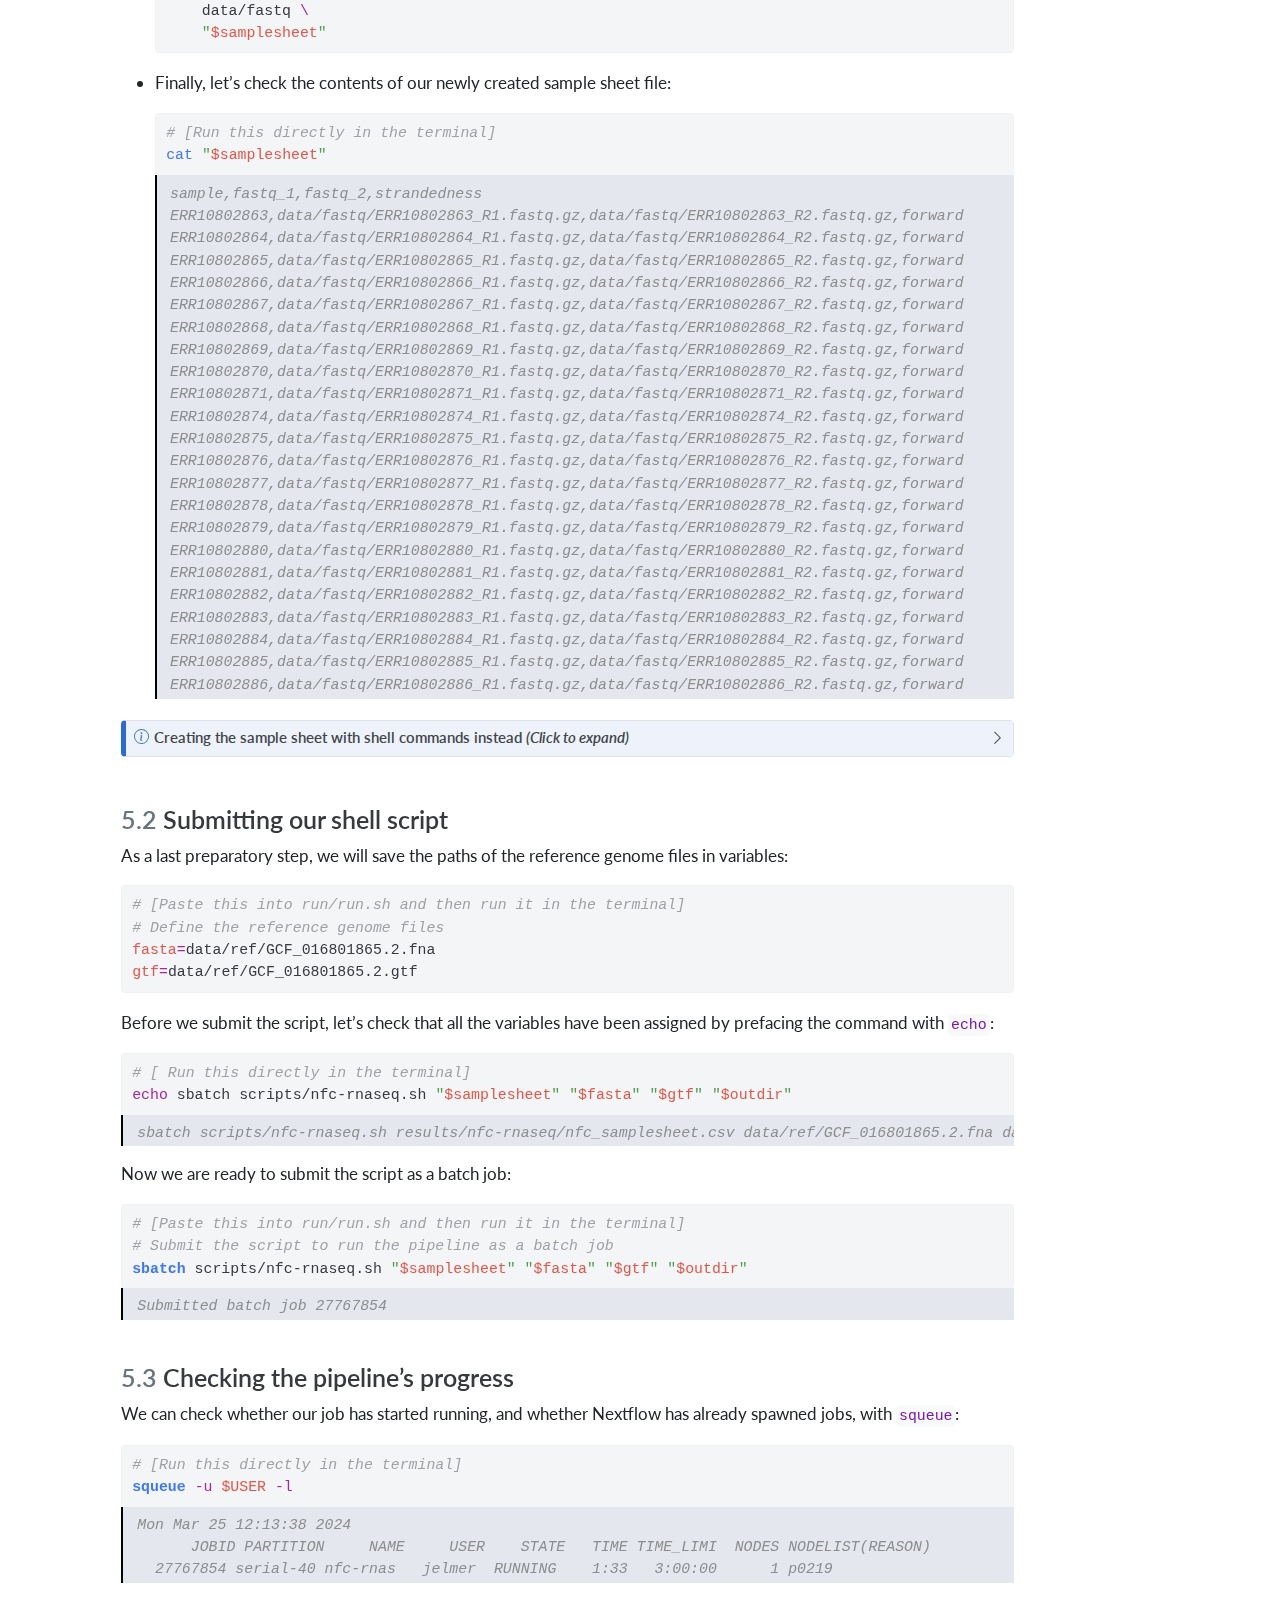
<file: lab1.html>
<!DOCTYPE html>
<html xmlns="http://www.w3.org/1999/xhtml" lang="en" xml:lang="en"><head>

<meta charset="utf-8">
<meta name="generator" content="quarto-1.4.549">

<meta name="viewport" content="width=device-width, initial-scale=1.0, user-scalable=yes">

<meta name="author" content="Jelmer Poelstra">
<meta name="dcterms.date" content="2024-03-27">

<title>HCS7004-SP24 - March 27 - Lab: Running the nf-core rnaseq pipeline</title>
<style>
code{white-space: pre-wrap;}
span.smallcaps{font-variant: small-caps;}
div.columns{display: flex; gap: min(4vw, 1.5em);}
div.column{flex: auto; overflow-x: auto;}
div.hanging-indent{margin-left: 1.5em; text-indent: -1.5em;}
ul.task-list{list-style: none;}
ul.task-list li input[type="checkbox"] {
  width: 0.8em;
  margin: 0 0.8em 0.2em -1em; /* quarto-specific, see https://github.com/quarto-dev/quarto-cli/issues/4556 */ 
  vertical-align: middle;
}
/* CSS for syntax highlighting */
pre > code.sourceCode { white-space: pre; position: relative; }
pre > code.sourceCode > span { line-height: 1.25; }
pre > code.sourceCode > span:empty { height: 1.2em; }
.sourceCode { overflow: visible; }
code.sourceCode > span { color: inherit; text-decoration: inherit; }
div.sourceCode { margin: 1em 0; }
pre.sourceCode { margin: 0; }
@media screen {
div.sourceCode { overflow: auto; }
}
@media print {
pre > code.sourceCode { white-space: pre-wrap; }
pre > code.sourceCode > span { text-indent: -5em; padding-left: 5em; }
}
pre.numberSource code
  { counter-reset: source-line 0; }
pre.numberSource code > span
  { position: relative; left: -4em; counter-increment: source-line; }
pre.numberSource code > span > a:first-child::before
  { content: counter(source-line);
    position: relative; left: -1em; text-align: right; vertical-align: baseline;
    border: none; display: inline-block;
    -webkit-touch-callout: none; -webkit-user-select: none;
    -khtml-user-select: none; -moz-user-select: none;
    -ms-user-select: none; user-select: none;
    padding: 0 4px; width: 4em;
  }
pre.numberSource { margin-left: 3em;  padding-left: 4px; }
div.sourceCode
  {   }
@media screen {
pre > code.sourceCode > span > a:first-child::before { text-decoration: underline; }
}
</style>


<script src="site_libs/quarto-nav/quarto-nav.js"></script>
<script src="site_libs/quarto-nav/headroom.min.js"></script>
<script src="site_libs/clipboard/clipboard.min.js"></script>
<script src="site_libs/quarto-search/autocomplete.umd.js"></script>
<script src="site_libs/quarto-search/fuse.min.js"></script>
<script src="site_libs/quarto-search/quarto-search.js"></script>
<meta name="quarto:offset" content="./">
<script src="site_libs/quarto-html/quarto.js"></script>
<script src="site_libs/quarto-html/popper.min.js"></script>
<script src="site_libs/quarto-html/tippy.umd.min.js"></script>
<script src="site_libs/quarto-html/anchor.min.js"></script>
<link href="site_libs/quarto-html/tippy.css" rel="stylesheet">
<link href="site_libs/quarto-html/quarto-syntax-highlighting.css" rel="stylesheet" id="quarto-text-highlighting-styles">
<script src="site_libs/bootstrap/bootstrap.min.js"></script>
<link href="site_libs/bootstrap/bootstrap-icons.css" rel="stylesheet">
<link href="site_libs/bootstrap/bootstrap.min.css" rel="stylesheet" id="quarto-bootstrap" data-mode="light">
<link href="site_libs/quarto-contrib/fontawesome6-0.1.0/all.css" rel="stylesheet">
<link href="site_libs/quarto-contrib/fontawesome6-0.1.0/latex-fontsize.css" rel="stylesheet">
<script id="quarto-search-options" type="application/json">{
  "location": "navbar",
  "copy-button": false,
  "collapse-after": 3,
  "panel-placement": "end",
  "type": "overlay",
  "limit": 50,
  "keyboard-shortcut": [
    "f",
    "/",
    "s"
  ],
  "show-item-context": false,
  "language": {
    "search-no-results-text": "No results",
    "search-matching-documents-text": "matching documents",
    "search-copy-link-title": "Copy link to search",
    "search-hide-matches-text": "Hide additional matches",
    "search-more-match-text": "more match in this document",
    "search-more-matches-text": "more matches in this document",
    "search-clear-button-title": "Clear",
    "search-text-placeholder": "",
    "search-detached-cancel-button-title": "Cancel",
    "search-submit-button-title": "Submit",
    "search-label": "Search"
  }
}</script>


<link rel="stylesheet" href="styles.css">
</head>

<body class="nav-fixed">

<div id="quarto-search-results"></div>
  <header id="quarto-header" class="headroom fixed-top">
    <nav class="navbar navbar-expand-lg " data-bs-theme="dark">
      <div class="navbar-container container-fluid">
      <div class="navbar-brand-container mx-auto">
    <a class="navbar-brand" href="./index.html">
    <span class="navbar-title">HCS7004-SP24 - March 27</span>
    </a>
  </div>
            <div id="quarto-search" class="" title="Search"></div>
          <button class="navbar-toggler" type="button" data-bs-toggle="collapse" data-bs-target="#navbarCollapse" aria-controls="navbarCollapse" aria-expanded="false" aria-label="Toggle navigation" onclick="if (window.quartoToggleHeadroom) { window.quartoToggleHeadroom(); }">
  <span class="navbar-toggler-icon"></span>
</button>
          <div class="collapse navbar-collapse" id="navbarCollapse">
            <ul class="navbar-nav navbar-nav-scroll me-auto">
  <li class="nav-item">
    <a class="nav-link" href="./index.html"> <i class="bi bi-house" role="img">
</i> 
<span class="menu-text"> </span></a>
  </li>  
  <li class="nav-item dropdown ">
    <a class="nav-link dropdown-toggle" href="#" id="nav-menu-materials" role="button" data-bs-toggle="dropdown" aria-expanded="false">
 <span class="menu-text">Materials</span>
    </a>
    <ul class="dropdown-menu" aria-labelledby="nav-menu-materials">    
        <li>
    <a class="dropdown-item" href="./lecture.html">
 <span class="dropdown-text"><strong>Lecture</strong>: Pipelines, nf-core, and the rnaseq pipeline</span></a>
  </li>  
        <li>
    <a class="dropdown-item" href="./lab1.html">
 <span class="dropdown-text"><strong>Lab</strong>: Running the nf-core rnaseq pipeline</span></a>
  </li>  
        <li>
    <a class="dropdown-item" href="./lab2.html">
 <span class="dropdown-text"><strong>Self-study lab</strong>: Gene count table analysis</span></a>
  </li>  
    </ul>
  </li>
</ul>
            <ul class="navbar-nav navbar-nav-scroll ms-auto">
  <li class="nav-item">
    <a class="nav-link" href="./about.html"> 
<span class="menu-text">About</span></a>
  </li>  
</ul>
          </div> <!-- /navcollapse -->
          <div class="quarto-navbar-tools">
    <div class="dropdown">
      <a href="" title="" id="quarto-navigation-tool-dropdown-0" class="quarto-navigation-tool dropdown-toggle px-1" data-bs-toggle="dropdown" aria-expanded="false" aria-label=""><i class="bi bi-github"></i></a>
      <ul class="dropdown-menu dropdown-menu-end" aria-labelledby="quarto-navigation-tool-dropdown-0">
          <li>
            <a class="dropdown-item quarto-navbar-tools-item" href="https://github.com/jelmerp/HCS7004-SP24">
            Source Code
            </a>
          </li>
          <li>
            <a class="dropdown-item quarto-navbar-tools-item" href="https://github.com/jelmerp/HCS7004-SP24/issues/new">
            Report an Issue
            </a>
          </li>
      </ul>
    </div>
</div>
      </div> <!-- /container-fluid -->
    </nav>
</header>
<!-- content -->
<div id="quarto-content" class="quarto-container page-columns page-rows-contents page-layout-article page-navbar">
<!-- sidebar -->
<!-- margin-sidebar -->
    <div id="quarto-margin-sidebar" class="sidebar margin-sidebar">
        <nav id="TOC" role="doc-toc" class="toc-active">
    <h2 id="toc-title">On this page</h2>
   
  <ul>
  <li><a href="#introduction" id="toc-introduction" class="nav-link active" data-scroll-target="#introduction"><span class="header-section-number">1</span> Introduction</a></li>
  <li><a href="#getting-started-with-vs-code" id="toc-getting-started-with-vs-code" class="nav-link" data-scroll-target="#getting-started-with-vs-code"><span class="header-section-number">2</span> Getting started with VS Code</a>
  <ul class="collapse">
  <li><a href="#starting-vs-code-at-osc" id="toc-starting-vs-code-at-osc" class="nav-link" data-scroll-target="#starting-vs-code-at-osc"><span class="header-section-number">2.1</span> Starting VS Code at OSC</a></li>
  <li><a href="#the-vs-code-user-interface" id="toc-the-vs-code-user-interface" class="nav-link" data-scroll-target="#the-vs-code-user-interface"><span class="header-section-number">2.2</span> The VS Code User Interface</a></li>
  </ul></li>
  <li><a href="#setting-up" id="toc-setting-up" class="nav-link" data-scroll-target="#setting-up"><span class="header-section-number">3</span> Setting up</a>
  <ul class="collapse">
  <li><a href="#getting-your-own-copy-of-the-data" id="toc-getting-your-own-copy-of-the-data" class="nav-link" data-scroll-target="#getting-your-own-copy-of-the-data"><span class="header-section-number">3.1</span> Getting your own copy of the data</a></li>
  <li><a href="#how-well-run-the-pipeline" id="toc-how-well-run-the-pipeline" class="nav-link" data-scroll-target="#how-well-run-the-pipeline"><span class="header-section-number">3.2</span> How we’ll run the pipeline</a></li>
  <li><a href="#conceptual-overview-of-our-script-setup" id="toc-conceptual-overview-of-our-script-setup" class="nav-link" data-scroll-target="#conceptual-overview-of-our-script-setup"><span class="header-section-number">3.3</span> Conceptual overview of our script setup</a></li>
  <li><a href="#activating-the-conda-environment" id="toc-activating-the-conda-environment" class="nav-link" data-scroll-target="#activating-the-conda-environment"><span class="header-section-number">3.4</span> Activating the Conda environment</a></li>
  <li><a href="#downloading-the-nf-core-rnaseq-pipeline" id="toc-downloading-the-nf-core-rnaseq-pipeline" class="nav-link" data-scroll-target="#downloading-the-nf-core-rnaseq-pipeline"><span class="header-section-number">3.5</span> Downloading the nf-core rnaseq pipeline</a></li>
  </ul></li>
  <li><a href="#writing-a-shell-script-to-run-the-pipeline" id="toc-writing-a-shell-script-to-run-the-pipeline" class="nav-link" data-scroll-target="#writing-a-shell-script-to-run-the-pipeline"><span class="header-section-number">4</span> Writing a shell script to run the pipeline</a>
  <ul class="collapse">
  <li><a href="#building-our-nextflow-run-command" id="toc-building-our-nextflow-run-command" class="nav-link" data-scroll-target="#building-our-nextflow-run-command"><span class="header-section-number">4.1</span> Building our <code>nextflow run</code> command</a></li>
  <li><a href="#creating-an-osc-configuration-file" id="toc-creating-an-osc-configuration-file" class="nav-link" data-scroll-target="#creating-an-osc-configuration-file"><span class="header-section-number">4.2</span> Creating an OSC configuration file</a></li>
  <li><a href="#adding-sbatch-options" id="toc-adding-sbatch-options" class="nav-link" data-scroll-target="#adding-sbatch-options"><span class="header-section-number">4.3</span> Adding <code>#SBATCH</code> options</a></li>
  <li><a href="#the-final-script" id="toc-the-final-script" class="nav-link" data-scroll-target="#the-final-script"><span class="header-section-number">4.4</span> The final script</a></li>
  </ul></li>
  <li><a href="#running-the-pipeline" id="toc-running-the-pipeline" class="nav-link" data-scroll-target="#running-the-pipeline"><span class="header-section-number">5</span> Running the pipeline</a>
  <ul class="collapse">
  <li><a href="#preparing-the-sample-sheet" id="toc-preparing-the-sample-sheet" class="nav-link" data-scroll-target="#preparing-the-sample-sheet"><span class="header-section-number">5.1</span> Preparing the sample sheet</a></li>
  <li><a href="#submitting-our-shell-script" id="toc-submitting-our-shell-script" class="nav-link" data-scroll-target="#submitting-our-shell-script"><span class="header-section-number">5.2</span> Submitting our shell script</a></li>
  <li><a href="#checking-the-pipelines-progress" id="toc-checking-the-pipelines-progress" class="nav-link" data-scroll-target="#checking-the-pipelines-progress"><span class="header-section-number">5.3</span> Checking the pipeline’s progress</a></li>
  </ul></li>
  <li><a href="#checking-the-pipelines-outputs" id="toc-checking-the-pipelines-outputs" class="nav-link" data-scroll-target="#checking-the-pipelines-outputs"><span class="header-section-number">6</span> Checking the pipeline’s outputs</a>
  <ul class="collapse">
  <li><a href="#the-multiqc-report" id="toc-the-multiqc-report" class="nav-link" data-scroll-target="#the-multiqc-report"><span class="header-section-number">6.1</span> The MultiQC report</a></li>
  <li><a href="#the-gene-count-table" id="toc-the-gene-count-table" class="nav-link" data-scroll-target="#the-gene-count-table"><span class="header-section-number">6.2</span> The gene count table</a></li>
  </ul></li>
  </ul>
</nav>
    </div>
<!-- main -->
<main class="content" id="quarto-document-content">

<header id="title-block-header" class="quarto-title-block default">
<div class="quarto-title">
<h1 class="title">Lab: Running the nf-core rnaseq pipeline</h1>
</div>



<div class="quarto-title-meta">

    <div>
    <div class="quarto-title-meta-heading">Author</div>
    <div class="quarto-title-meta-contents">
             <p>Jelmer Poelstra </p>
          </div>
  </div>
    
    <div>
    <div class="quarto-title-meta-heading">Published</div>
    <div class="quarto-title-meta-contents">
      <p class="date">March 27, 2024</p>
    </div>
  </div>
  
    
  </div>
  


</header>


<hr>
<p><br></p>
<section id="introduction" class="level2" data-number="1">
<h2 data-number="1" class="anchored" data-anchor-id="introduction"><span class="header-section-number">1</span> Introduction</h2>
<p>In this lab, we will run the <strong><a href="https://nf-co.re/rnaseq">nf-core rnaseq pipeline</a></strong> that I discussed in the lecture. Using raw RNA-seq reads in FASTQ files and reference genomes files as inputs, this pipeline will generate a gene count table as its most important output. That gene count table can then be analyzed to examine, for example, differential expression, which is the topic of the <a href="./lab2.html">self-study lab</a>.</p>
<div class="quarto-figure quarto-figure-center">
<figure class="figure">
<p><img src="img_lab1/nf-core-rnaseq.png" class="img-fluid quarto-figure quarto-figure-center figure-img" style="width:100.0%"></p>
<figcaption>An overview of the steps in the <a href="https://nf-co.re/rnaseq">nf-core rnaseq</a> pipeline.</figcaption>
</figure>
</div>
<p><br></p>
<p>We will work with the data set from the paper “<em>Two avian Plasmodium species trigger different transcriptional responses on their vector Culex pipiens</em>”, published last year in Molecular Ecology (<a href="https://doi.org/10.1111/mec.17240">link</a>):</p>
<div class="quarto-figure quarto-figure-center">
<figure class="figure">
<p><img src="img_lab1/paper.png" class="img-fluid quarto-figure quarto-figure-center figure-img" style="width:80.0%"></p>
</figure>
</div>
<p>This paper uses RNA-seq data to study gene expression in <em>Culex pipiens</em> mosquitoes infected with malaria-causing <em>Plasmodium</em> protozoans — specifically, it compares mosquito according to:</p>
<ul>
<li>Infection status: <em>Plasmodium cathemerium</em> vs.&nbsp;<em>P. relictum</em> vs.&nbsp;control</li>
<li>Time after infection: 24 h vs.&nbsp;10 days vs.&nbsp;21 days</li>
</ul>
<p><br></p>
</section>
<section id="getting-started-with-vs-code" class="level2" data-number="2">
<h2 data-number="2" class="anchored" data-anchor-id="getting-started-with-vs-code"><span class="header-section-number">2</span> Getting started with VS Code</h2>
<p>We will use the VS Code text editor to write a script to run the nf-core rnaseq pipeline. To emphasize the additional functionality relative to basic text editors like Notepad and TextEdit, editors like VS Code are also referred to as “<strong>IDEs</strong>”: <em>Integrated Development Environments</em>. The RStudio program is another good example of an IDE. Just like RStudio is an IDE for R, VS Code will be our IDE for shell code today.</p>
<section id="starting-vs-code-at-osc" class="level3" data-number="2.1">
<h3 data-number="2.1" class="anchored" data-anchor-id="starting-vs-code-at-osc"><span class="header-section-number">2.1</span> Starting VS Code at OSC</h3>
<ul>
<li><p>Log in to OSC’s OnDemand portal at <a href="https://ondemand.osc.edu" class="uri">https://ondemand.osc.edu</a>.</p></li>
<li><p>In the blue top bar, select <code>Interactive Apps</code> and near the bottom, click <code>Code Server</code>.</p></li>
<li><p>VS Code runs on a compute node so we have to fill out a form to make a reservation for one:</p>
<ul>
<li>The OSC “<em>Project</em>” that we want to bill for the compute node usage: <code>PAS2658</code>.</li>
<li>The “<em>Number of hours</em>” we want to make a reservation for: <code>2</code>.</li>
<li>The “<em>Working Directory</em>” for the program: your personal folder in <code>/fs/scratch/PAS2658</code> (e.g.&nbsp;<code>/fs/scratch/PAS2658/jelmer</code>).</li>
<li>The “<em>Codeserver Version</em>”: <code>4.8</code> (most recent).</li>
<li>Click <code>Launch</code>.</li>
</ul></li>
<li><p>First, your job will be “<em>Queued</em>” — that is, waiting for the job scheduler to allocate compute node resources to it.</p></li>
<li><p>Your job is typically granted resources within a few seconds (the card will then say “<em>Starting</em>”), and should be ready for usage (“<em>Running</em>”) in another couple of seconds. Once the job is running click on the blue <strong>Connect to VS Code</strong> button to open VS Code — it will open in a new browser tab.</p></li>
<li><p>When VS Code opens, you may get these two pop-ups (and possibly some others) — click “Yes” (and check the box) and “Don’t Show Again”, respectively:</p></li>
</ul>
<div class="columns">
<div class="column" style="width:52%;">
<div class="quarto-figure quarto-figure-center">
<figure class="figure">
<p><img src="img_lab1/vscode-trust2.png" class="img-fluid quarto-figure quarto-figure-center figure-img" style="width:90.0%"></p>
</figure>
</div>
</div><div class="column" style="width:48%;">
<div class="quarto-figure quarto-figure-center">
<figure class="figure">
<p><img src="img_lab1/vscode-git.png" class="img-fluid quarto-figure quarto-figure-center figure-img" style="width:90.0%"></p>
</figure>
</div>
</div>
</div>
<ul>
<li>You’ll also get a Welcome/Get Started page — you don’t have to go through steps that may be suggested there.</li>
</ul>
<p><br></p>
</section>
<section id="the-vs-code-user-interface" class="level3" data-number="2.2">
<h3 data-number="2.2" class="anchored" data-anchor-id="the-vs-code-user-interface"><span class="header-section-number">2.2</span> The VS Code User Interface</h3>
<details>
<summary>
<em>Click to see an annotated screenshot</em>
</summary>
<img src="img_lab1/vscode-welcome_ed.png" class="img-fluid quarto-figure quarto-figure-center" style="width:80.0%">
</details>
<section id="side-bars" class="level4">
<h4 class="anchored" data-anchor-id="side-bars">Side bars</h4>
<p>The <em>narrow side bar</em> on the far left has:</p>
<ul>
<li>A <i class="fa-solid fa-bars" aria-label="bars"></i> (“hamburger menu”), which has menu items like <code>File</code> that you often find in a top bar.</li>
<li>A <i class="fa-solid fa-cog" aria-label="cog"></i> (cog wheel icon) in the bottom, through which you can mainly access <em>settings</em>.</li>
<li>Icons to toggle between options for what to show in the <em>wide side bar</em>, e.g.&nbsp;a File Explorer (the default option).</li>
</ul>
<hr style="height:1pt; visibility:hidden;">
</section>
<section id="terminal" class="level4">
<h4 class="anchored" data-anchor-id="terminal">Terminal</h4>
<p>Open a terminal with a Unix shell: click &nbsp; <i class="fa-solid fa-bars" aria-label="bars"></i> &nbsp; =&gt; <code>Terminal</code> =&gt; <code>New Terminal</code>. In the terminal, create a dir for this lab, e.g.:</p>
<div class="sourceCode" id="cb1"><pre class="sourceCode sh code-with-copy"><code class="sourceCode bash"><span id="cb1-1"><a href="#cb1-1" aria-hidden="true" tabindex="-1"></a><span class="co"># You should be in your personal dir in /fs/scratch/PAS2658</span></span>
<span id="cb1-2"><a href="#cb1-2" aria-hidden="true" tabindex="-1"></a><span class="bu">pwd</span></span></code><button title="Copy to Clipboard" class="code-copy-button"><i class="bi"></i></button></pre></div>
<pre class="bash-out"><code>/fs/scratch/PAS2658/jelmer</code></pre>
<div class="sourceCode" id="cb3"><pre class="sourceCode bash code-with-copy"><code class="sourceCode bash"><span id="cb3-1"><a href="#cb3-1" aria-hidden="true" tabindex="-1"></a><span class="fu">mkdir</span> <span class="at">-p</span> Lab9 </span>
<span id="cb3-2"><a href="#cb3-2" aria-hidden="true" tabindex="-1"></a><span class="bu">cd</span> Lab9</span>
<span id="cb3-3"><a href="#cb3-3" aria-hidden="true" tabindex="-1"></a><span class="fu">mkdir</span> scripts run software</span></code><button title="Copy to Clipboard" class="code-copy-button"><i class="bi"></i></button></pre></div>
<hr style="height:1pt; visibility:hidden;">
</section>
<section id="editor-pane-and-welcome-document" class="level4">
<h4 class="anchored" data-anchor-id="editor-pane-and-welcome-document">Editor pane and <code>Welcome</code> document</h4>
<p>The main part of the VS Code window is the editor pane. Here, you can open text files and images. Create two new files:</p>
<div class="sourceCode" id="cb4"><pre class="sourceCode bash code-with-copy"><code class="sourceCode bash"><span id="cb4-1"><a href="#cb4-1" aria-hidden="true" tabindex="-1"></a><span class="fu">touch</span> run/run.sh scripts/nfc-rnaseq.sh</span></code><button title="Copy to Clipboard" class="code-copy-button"><i class="bi"></i></button></pre></div>
<p>Then open the <code>run.sh</code> file in the editor – hold <kbd>Ctrl/Cmd</kbd> and click on the path in the command you just issued:</p>
<div class="quarto-figure quarto-figure-center">
<figure class="figure">
<p><img src="img_lab1/vscode_click-open-file.png" class="img-fluid quarto-figure quarto-figure-center figure-img" style="width:45.0%"></p>
</figure>
</div>
<div class="callout callout-style-default callout-note callout-titled">
<div class="callout-header d-flex align-content-center" data-bs-toggle="collapse" data-bs-target=".callout-1-contents" aria-controls="callout-1" aria-expanded="false" aria-label="Toggle callout">
<div class="callout-icon-container">
<i class="callout-icon"></i>
</div>
<div class="callout-title-container flex-fill">
Or create and open files using the menus <em>(Click to expand)</em>
</div>
<div class="callout-btn-toggle d-inline-block border-0 py-1 ps-1 pe-0 float-end"><i class="callout-toggle"></i></div>
</div>
<div id="callout-1" class="callout-1-contents callout-collapse collapse">
<div class="callout-body-container callout-body">
<ol type="1">
<li><strong>Open a new file:</strong> Click the hamburger menu <i class="fa fa-bars"></i>, then <code>File</code> &gt; <code>New File</code>.</li>
<li><strong>Save the file</strong> (<kbd>Ctrl/⌘</kbd>+<kbd>S</kbd>), inside one of the dirs you just created: <code>Lab9/run/run.sh</code>.</li>
<li>Repeat steps 1 and 2 to create a file <code>Lab9/scripts/nfc-rnaseq.sh</code>.</li>
<li>Find the <code>run.sh</code> file in the File Explorer in the left side bar, and click on it to open.</li>
</ol>
</div>
</div>
</div>
<div class="callout callout-style-default callout-tip callout-titled">
<div class="callout-header d-flex align-content-center" data-bs-toggle="collapse" data-bs-target=".callout-2-contents" aria-controls="callout-2" aria-expanded="false" aria-label="Toggle callout">
<div class="callout-icon-container">
<i class="callout-icon"></i>
</div>
<div class="callout-title-container flex-fill">
Some VS Code tips and tricks <em>(Click to expand)</em>
</div>
<div class="callout-btn-toggle d-inline-block border-0 py-1 ps-1 pe-0 float-end"><i class="callout-toggle"></i></div>
</div>
<div id="callout-2" class="callout-2-contents callout-collapse collapse">
<div class="callout-body-container callout-body">
<ul>
<li><p><strong>A folder as a starting point</strong><br>
Conveniently, VS Code takes a specific directory as a <strong>starting point in all parts of the program</strong>:</p>
<ul>
<li>In the file explorer in the side bar</li>
<li>In the terminal</li>
<li>When saving files in the editor pane.</li>
</ul>
<p>This is why your terminal was “already” located in <code>/fs/scratch/PAS2658/&lt;your-name&gt;</code>.<br>
(If you need to switch folders, click &nbsp; <i class="fa-solid fa-bars" aria-label="bars"></i> &nbsp; &gt; &nbsp; <code>File</code> &nbsp; &gt; &nbsp; <code>Open Folder</code>.)</p></li>
<li><p><strong>Resizing panes</strong><br>
You can resize panes (terminal, editor, side bar) by hovering your cursor over the borders and then dragging.</p></li>
<li><p><strong>Hide the side bars</strong><br>
If you want to save some screen space while coding along in class, you may want to occasionally hide the side bars:</p>
<ul>
<li>In <i class="fa-solid fa-bars" aria-label="bars"></i> &gt; <code>View</code> &gt; <code>Appearance</code> you can toggle both the <code>Activity Bar</code> (narrow side bar) and the <code>Primary Side Bar</code> (wide side bar).</li>
<li>Or use keyboard shortcuts:
<ul>
<li><kbd>Ctrl/⌘</kbd>+<kbd>B</kbd> for the primary/wide side bar</li>
<li><kbd>Ctrl</kbd>+<kbd>Shift</kbd>+<kbd>B</kbd> for the activity/narrow side bar</li>
</ul></li>
</ul></li>
<li><p><strong>The Command Palette</strong><br>
To access all the menu options that are available in VS Code, the so-called “Command Palette” can be handy, especially if you know what you are looking for. To access the Command Palette, click &nbsp; <i class="fa fa-cog"></i> &nbsp; and then <code>Command Palette</code> (or press <kbd>F1</kbd> or <kbd>Ctrl</kbd>/<kbd>⌘</kbd>+<kbd>Shift</kbd>+<kbd>P</kbd>). To use it, start typing something to look for an option.</p></li>
<li><p><strong>Keyboard shortcuts</strong><br>
For a single-page PDF overview of keyboard shortcuts for your operating system: <i class="fa-solid fa-bars" aria-label="bars"></i> &nbsp; =&gt; &nbsp; <code>Help</code> &nbsp; =&gt; &nbsp; <code>Keyboard Shortcut Reference</code>. (Or for direct links to these PDFs: <a href="https://code.visualstudio.com/shortcuts/keyboard-shortcuts-windows.pdf">Windows</a> / <a href="https://code.visualstudio.com/shortcuts/keyboard-shortcuts-macos.pdf">Mac</a> / <a href="https://code.visualstudio.com/shortcuts/keyboard-shortcuts-linux.pdf">Linux</a>.)</p></li>
<li><p><strong>Install the Shellcheck extension</strong><br>
Click the gear icon <i class="fa fa-cog"></i> and then <code>Extensions</code>, and search for and then install the <strong>shellcheck</strong> (by <em>simonwong</em>) extension, which will check your shell scripts for errors, and is extremely useful.</p></li>
</ul>
</div>
</div>
</div>
<p><br></p>
</section>
</section>
</section>
<section id="setting-up" class="level2" data-number="3">
<h2 data-number="3" class="anchored" data-anchor-id="setting-up"><span class="header-section-number">3</span> Setting up</h2>
<section id="getting-your-own-copy-of-the-data" class="level3" data-number="3.1">
<h3 data-number="3.1" class="anchored" data-anchor-id="getting-your-own-copy-of-the-data"><span class="header-section-number">3.1</span> Getting your own copy of the data</h3>
<p>As mentioned above, we will use the RNA-seq data from Garrigos et al.&nbsp;2023. However, to keep things manageable for a lab like this, I have <strong>subset</strong> the data set we’ll be working with: I omitted the 21-day samples and only kept 500,000 reads per FASTQ file. All in all, our set of files consists of:</p>
<ul>
<li>44 paired-end Illumina RNA-seq FASTQ files for 22 samples.</li>
<li><a href="https://www.ncbi.nlm.nih.gov/datasets/genome/GCF_016801865.2/"><em>Culex pipiens</em> reference genome</a> files from NCBI: assembly in FASTA format and annotation in GTF format.</li>
<li>A metadata file in TSV format matching sample IDs with treatment &amp; time point info.</li>
<li>A README file describing the data set.</li>
</ul>
<p>Go ahead and get yourself a copy of the data with <code>cp</code> command:</p>
<div class="sourceCode" id="cb5"><pre class="sourceCode bash code-with-copy"><code class="sourceCode bash"><span id="cb5-1"><a href="#cb5-1" aria-hidden="true" tabindex="-1"></a><span class="co"># (Using the -r option for recursive copying, and -v to print what it's doing)</span></span>
<span id="cb5-2"><a href="#cb5-2" aria-hidden="true" tabindex="-1"></a><span class="fu">cp</span> <span class="at">-rv</span> /fs/scratch/PAS2658/jelmer/share/<span class="pp">*</span> .</span></code><button title="Copy to Clipboard" class="code-copy-button"><i class="bi"></i></button></pre></div>
<pre class="bash-out"><code>‘/fs/scratch/PAS2658/jelmer/share/data’ -&gt; ‘./data’
‘/fs/scratch/PAS2658/jelmer/share/data/meta’ -&gt; ‘./data/meta’
‘/fs/scratch/PAS2658/jelmer/share/data/meta/metadata.tsv’ -&gt; ‘./data/meta/metadata.tsv’
‘/fs/scratch/PAS2658/jelmer/share/data/ref’ -&gt; ‘./data/ref’
‘/fs/scratch/PAS2658/jelmer/share/data/ref/GCF_016801865.2.gtf’ -&gt; ‘./data/ref/GCF_016801865.2.gtf’
‘/fs/scratch/PAS2658/jelmer/share/data/ref/GCF_016801865.2.fna’ -&gt; ‘./data/ref/GCF_016801865.2.fna’
‘/fs/scratch/PAS2658/jelmer/share/data/fastq’ -&gt; ‘./data/fastq’
‘/fs/scratch/PAS2658/jelmer/share/data/fastq/ERR10802868_R2.fastq.gz’ -&gt; ‘./data/fastq/ERR10802868_R2.fastq.gz’
‘/fs/scratch/PAS2658/jelmer/share/data/fastq/ERR10802863_R1.fastq.gz’ -&gt; ‘./data/fastq/ERR10802863_R1.fastq.gz’
‘/fs/scratch/PAS2658/jelmer/share/data/fastq/ERR10802886_R2.fastq.gz’ -&gt; ‘./data/fastq/ERR10802886_R2.fastq.gz’
# [...output truncated...]</code></pre>
<p>Use the <code>tree</code> command to get a nice overview of the files you copied:</p>
<div class="sourceCode" id="cb7"><pre class="sourceCode bash code-with-copy"><code class="sourceCode bash"><span id="cb7-1"><a href="#cb7-1" aria-hidden="true" tabindex="-1"></a><span class="co"># '-C' will add colors to the output (not visible in the output below)</span></span>
<span id="cb7-2"><a href="#cb7-2" aria-hidden="true" tabindex="-1"></a><span class="ex">tree</span> <span class="at">-C</span> data</span></code><button title="Copy to Clipboard" class="code-copy-button"><i class="bi"></i></button></pre></div>
<pre class="bash-out"><code>data
├── fastq
│   ├── ERR10802863_R1.fastq.gz
│   ├── ERR10802863_R2.fastq.gz
│   ├── ERR10802864_R1.fastq.gz
│   ├── ERR10802864_R2.fastq.gz
│   ├── ERR10802865_R1.fastq.gz
│   ├── ERR10802865_R2.fastq.gz
    ├── [...truncated...]
├── meta
│   └── metadata.tsv
├── README.md
└── ref
    ├── GCF_016801865.2.fna
    └── GCF_016801865.2.gtf

3 directories, 48 files</code></pre>
<p>We’ll take a look at some of the files:</p>
<ul>
<li><p>The metadata file:</p>
<div class="sourceCode" id="cb9"><pre class="sourceCode bash code-with-copy"><code class="sourceCode bash"><span id="cb9-1"><a href="#cb9-1" aria-hidden="true" tabindex="-1"></a><span class="fu">cat</span> data/meta/metadata.tsv</span></code><button title="Copy to Clipboard" class="code-copy-button"><i class="bi"></i></button></pre></div>
<pre class="bash-out"><code>sample_id       time    treatment
ERR10802882     10dpi   cathemerium
ERR10802875     10dpi   cathemerium
ERR10802879     10dpi   cathemerium
ERR10802883     10dpi   cathemerium
ERR10802878     10dpi   control
ERR10802884     10dpi   control
ERR10802877     10dpi   control
ERR10802881     10dpi   control
ERR10802876     10dpi   relictum
ERR10802880     10dpi   relictum
ERR10802885     10dpi   relictum
ERR10802886     10dpi   relictum
ERR10802864     24hpi   cathemerium
ERR10802867     24hpi   cathemerium
ERR10802870     24hpi   cathemerium
ERR10802866     24hpi   control
ERR10802869     24hpi   control
ERR10802863     24hpi   control
ERR10802871     24hpi   relictum
ERR10802874     24hpi   relictum
ERR10802865     24hpi   relictum
ERR10802868     24hpi   relictum</code></pre></li>
<li><p>The FASTQ files:</p>
<div class="sourceCode" id="cb11"><pre class="sourceCode bash code-with-copy"><code class="sourceCode bash"><span id="cb11-1"><a href="#cb11-1" aria-hidden="true" tabindex="-1"></a><span class="fu">ls</span> <span class="at">-lh</span> data/fastq</span></code><button title="Copy to Clipboard" class="code-copy-button"><i class="bi"></i></button></pre></div>
<pre class="bash-out"><code>total 941M
-rw-r--r-- 1 jelmer PAS2658 21M Mar 23 12:40 ERR10802863_R1.fastq.gz
-rw-r--r-- 1 jelmer PAS2658 22M Mar 23 12:40 ERR10802863_R2.fastq.gz
-rw-r--r-- 1 jelmer PAS2658 21M Mar 23 12:40 ERR10802864_R1.fastq.gz
-rw-r--r-- 1 jelmer PAS2658 22M Mar 23 12:40 ERR10802864_R2.fastq.gz
-rw-r--r-- 1 jelmer PAS2658 22M Mar 23 12:40 ERR10802865_R1.fastq.gz
-rw-r--r-- 1 jelmer PAS2658 22M Mar 23 12:40 ERR10802865_R2.fastq.gz
-rw-r--r-- 1 jelmer PAS2658 21M Mar 23 12:40 ERR10802866_R1.fastq.gz
-rw-r--r-- 1 jelmer PAS2658 22M Mar 23 12:40 ERR10802866_R2.fastq.gz
-rw-r--r-- 1 jelmer PAS2658 22M Mar 23 12:40 ERR10802867_R1.fastq.gz
-rw-r--r-- 1 jelmer PAS2658 22M Mar 23 12:40 ERR10802867_R2.fastq.gz
# [...output truncated...]</code></pre></li>
</ul>
<hr style="height:1pt; visibility:hidden;">
</section>
<section id="how-well-run-the-pipeline" class="level3" data-number="3.2">
<h3 data-number="3.2" class="anchored" data-anchor-id="how-well-run-the-pipeline"><span class="header-section-number">3.2</span> How we’ll run the pipeline</h3>
<p>As discussed in the lecture, the entire nf-core rnaseq pipeline can be run with a single command. That said, before we can do so, we’ll need to a bunch of prep, such as:</p>
<ul>
<li>Activating the software environment and downloading the pipeline files.</li>
<li>Defining the pipeline’s inputs and outputs, which includes creating a “sample sheet”.</li>
<li>Creating a small “config file” to run Nextflow pipelines at OSC.</li>
</ul>
<p>We need the latter configuration because <strong>the pipeline will submit Slurm batch jobs for us</strong> for each step of the pipeline. And in most steps, programs are run independently for each sample, so the pipeline will submit a separate job for each sample for these steps — therefore, we’ll have many jobs altogether (typically 100s).</p>
<p>The main Nextflow process does not need much computing power (a single core with the default 4 GB of RAM will be sufficient) and even though our VS Code shell already runs on a compute and not a login node, we are still better off <strong>submitting the main process as a batch job as well</strong>, because:</p>
<ul>
<li>This process can run for hours and we don’t want to risk it disconnecting.</li>
<li>We want to store all the standard output about pipeline progress and so on to a file — this will automatically end up in a Slurm log file if we submit it as a batch job.</li>
</ul>
<hr style="height:1pt; visibility:hidden;">
</section>
<section id="conceptual-overview-of-our-script-setup" class="level3" data-number="3.3">
<h3 data-number="3.3" class="anchored" data-anchor-id="conceptual-overview-of-our-script-setup"><span class="header-section-number">3.3</span> Conceptual overview of our script setup</h3>
<p>We will be working with two scripts in this lab, both of which you already created an empty file for:</p>
<ul>
<li>A “runner” script that you can also think of as a digital lab notebook, containing <em>commands that we run interactively</em>.</li>
<li>A script that we will <em>submit as a Slurm batch job</em> with <code>sbatch</code>, containing code to run the nf-core nextflow pipeline.</li>
</ul>
<p>To give you an idea of what this will look like — the <em>runner script</em> will include code like this, which will submit the <em>job script</em>:</p>
<div class="sourceCode" id="cb13"><pre class="sourceCode bash code-with-copy"><code class="sourceCode bash"><span id="cb13-1"><a href="#cb13-1" aria-hidden="true" tabindex="-1"></a><span class="co"># [Don't run or copy this]</span></span>
<span id="cb13-2"><a href="#cb13-2" aria-hidden="true" tabindex="-1"></a><span class="ex">sbatch</span> scripts/nfc_rnaseq.sh <span class="st">"</span><span class="va">$samplesheet</span><span class="st">"</span> <span class="st">"</span><span class="va">$fasta</span><span class="st">"</span> <span class="st">"</span><span class="va">$gtf</span><span class="st">"</span> <span class="st">"</span><span class="va">$outdir</span><span class="st">"</span></span></code><button title="Copy to Clipboard" class="code-copy-button"><i class="bi"></i></button></pre></div>
<p>The variables above (<code>"$samplesheet"</code> etc.) are the inputs and outputs of the pipeline, which we will have defined elsewhere in the runner script. Inside the job script, we will then use these variables to run the pipeline in a specific way.</p>
<hr style="height:1pt; visibility:hidden;">
</section>
<section id="activating-the-conda-environment" class="level3" data-number="3.4">
<h3 data-number="3.4" class="anchored" data-anchor-id="activating-the-conda-environment"><span class="header-section-number">3.4</span> Activating the Conda environment</h3>
<p>To save some time, you won’t do your own Conda installation of <a href="https://anaconda.org/bioconda/nextflow">Nextflow</a> or <a href="https://anaconda.org/bioconda/nf-core">nf-core tools</a> — I’ve installed both in an environment you can activate as follows:</p>
<div class="sourceCode" id="cb14"><pre class="sourceCode bash code-with-copy"><code class="sourceCode bash"><span id="cb14-1"><a href="#cb14-1" aria-hidden="true" tabindex="-1"></a><span class="co"># [Paste this code into the run/run.sh script, then run it in the terminal]</span></span>
<span id="cb14-2"><a href="#cb14-2" aria-hidden="true" tabindex="-1"></a></span>
<span id="cb14-3"><a href="#cb14-3" aria-hidden="true" tabindex="-1"></a><span class="co"># First load OSC's (mini)Conda module</span></span>
<span id="cb14-4"><a href="#cb14-4" aria-hidden="true" tabindex="-1"></a><span class="ex">module</span> load miniconda3</span>
<span id="cb14-5"><a href="#cb14-5" aria-hidden="true" tabindex="-1"></a><span class="co"># Then activate the Nextflow conda environment </span></span>
<span id="cb14-6"><a href="#cb14-6" aria-hidden="true" tabindex="-1"></a><span class="bu">source</span> activate /fs/ess/PAS0471/jelmer/conda/nextflow</span></code><button title="Copy to Clipboard" class="code-copy-button"><i class="bi"></i></button></pre></div>
<p>Check that Nextflow and nf-core tools can be run by printing the versions:</p>
<div class="sourceCode" id="cb15"><pre class="sourceCode bash code-with-copy"><code class="sourceCode bash"><span id="cb15-1"><a href="#cb15-1" aria-hidden="true" tabindex="-1"></a><span class="co"># [Run this code directly in the terminal]</span></span>
<span id="cb15-2"><a href="#cb15-2" aria-hidden="true" tabindex="-1"></a><span class="ex">nextflow</span> <span class="at">-v</span></span></code><button title="Copy to Clipboard" class="code-copy-button"><i class="bi"></i></button></pre></div>
<pre class="bash-out"><code>nextflow version 23.10.1.5891</code></pre>
<div class="sourceCode" id="cb17"><pre class="sourceCode bash code-with-copy"><code class="sourceCode bash"><span id="cb17-1"><a href="#cb17-1" aria-hidden="true" tabindex="-1"></a><span class="co"># [Run this code directly in the terminal]</span></span>
<span id="cb17-2"><a href="#cb17-2" aria-hidden="true" tabindex="-1"></a><span class="ex">nf-core</span> <span class="at">--version</span></span></code><button title="Copy to Clipboard" class="code-copy-button"><i class="bi"></i></button></pre></div>
<pre class="bash-out"><code>                                          ,--./,-.
          ___     __   __   __   ___     /,-._.--~\
    |\ | |__  __ /  ` /  \ |__) |__         }  {
    | \| |       \__, \__/ |  \ |___     \`-._,-`-,
                                          `._,._,'

    nf-core/tools version 2.13.1 - https://nf-co.re

nf-core, version 2.13.1</code></pre>
<hr style="height:1pt; visibility:hidden;">
</section>
<section id="downloading-the-nf-core-rnaseq-pipeline" class="level3" data-number="3.5">
<h3 data-number="3.5" class="anchored" data-anchor-id="downloading-the-nf-core-rnaseq-pipeline"><span class="header-section-number">3.5</span> Downloading the nf-core rnaseq pipeline</h3>
<p>We’ll use the <code>nf-core download</code> command to download the rnaseq pipeline’s files.</p>
<p>First, we need to set the environment variable <code>NXF_SINGULARITY_CACHEDIR</code> to tell Nextflow where to store the Singularity containers for all the tools the pipeline runs<a href="#fn1" class="footnote-ref" id="fnref1" role="doc-noteref"><sup>1</sup></a>. We will use a dir of mine that already has all containers, to save some downloading time<a href="#fn2" class="footnote-ref" id="fnref2" role="doc-noteref"><sup>2</sup></a>:</p>
<div class="sourceCode" id="cb19"><pre class="sourceCode bash code-with-copy"><code class="sourceCode bash"><span id="cb19-1"><a href="#cb19-1" aria-hidden="true" tabindex="-1"></a><span class="co"># [Paste this code into the run/run.sh script, then run it in the terminal]</span></span>
<span id="cb19-2"><a href="#cb19-2" aria-hidden="true" tabindex="-1"></a></span>
<span id="cb19-3"><a href="#cb19-3" aria-hidden="true" tabindex="-1"></a><span class="co"># Create an environment variable for the container dir</span></span>
<span id="cb19-4"><a href="#cb19-4" aria-hidden="true" tabindex="-1"></a><span class="bu">export</span> <span class="va">NXF_SINGULARITY_CACHEDIR</span><span class="op">=</span>/fs/ess/PAS0471/containers</span></code><button title="Copy to Clipboard" class="code-copy-button"><i class="bi"></i></button></pre></div>
<p>Next, we’ll run the <code>nf-core download</code> command to download the currently latest version (<code>3.14.0</code>) of the rnaseq pipeline to <code>software/rnaseq</code>, and the associated container files to the previously specified dir:</p>
<div class="sourceCode" id="cb20"><pre class="sourceCode bash code-with-copy"><code class="sourceCode bash"><span id="cb20-1"><a href="#cb20-1" aria-hidden="true" tabindex="-1"></a><span class="co"># [Paste this code into the run/run.sh script, then run it in the terminal]</span></span>
<span id="cb20-2"><a href="#cb20-2" aria-hidden="true" tabindex="-1"></a></span>
<span id="cb20-3"><a href="#cb20-3" aria-hidden="true" tabindex="-1"></a><span class="co"># Download the nf-core rnaseq pipeline files</span></span>
<span id="cb20-4"><a href="#cb20-4" aria-hidden="true" tabindex="-1"></a><span class="ex">nf-core</span> download rnaseq <span class="dt">\</span></span>
<span id="cb20-5"><a href="#cb20-5" aria-hidden="true" tabindex="-1"></a>    <span class="at">--revision</span> 3.14.0 <span class="dt">\</span></span>
<span id="cb20-6"><a href="#cb20-6" aria-hidden="true" tabindex="-1"></a>    <span class="at">--outdir</span> software/nfc-rnaseq <span class="dt">\</span></span>
<span id="cb20-7"><a href="#cb20-7" aria-hidden="true" tabindex="-1"></a>    <span class="at">--compress</span> none <span class="dt">\</span></span>
<span id="cb20-8"><a href="#cb20-8" aria-hidden="true" tabindex="-1"></a>    <span class="at">--container-system</span> singularity <span class="dt">\</span></span>
<span id="cb20-9"><a href="#cb20-9" aria-hidden="true" tabindex="-1"></a>    <span class="at">--container-cache-utilisation</span> amend <span class="dt">\</span></span>
<span id="cb20-10"><a href="#cb20-10" aria-hidden="true" tabindex="-1"></a>    <span class="at">--download-configuration</span></span></code><button title="Copy to Clipboard" class="code-copy-button"><i class="bi"></i></button></pre></div>
<div class="quarto-figure quarto-figure-center">
<figure class="figure">
<p><img src="img_lab1/nfcore_download_output.png" class="img-fluid quarto-figure quarto-figure-center figure-img"></p>
</figure>
</div>
<div class="callout callout-style-default callout-tip callout-titled">
<div class="callout-header d-flex align-content-center" data-bs-toggle="collapse" data-bs-target=".callout-3-contents" aria-controls="callout-3" aria-expanded="false" aria-label="Toggle callout">
<div class="callout-icon-container">
<i class="callout-icon"></i>
</div>
<div class="callout-title-container flex-fill">
Explanation of all options given to <code>nf-core download</code> <em>(Click to expand)</em>
</div>
<div class="callout-btn-toggle d-inline-block border-0 py-1 ps-1 pe-0 float-end"><i class="callout-toggle"></i></div>
</div>
<div id="callout-3" class="callout-3-contents callout-collapse collapse">
<div class="callout-body-container callout-body">
<ul>
<li><code>--revision</code>: The version of the rnaseq pipeline.</li>
<li><code>--outdir</code>: The dir to save the pipeline definition files.</li>
<li><code>--compress</code>: Whether to compress the pipeline files — we chose not to.</li>
<li><code>--container-system</code>: The type of containers to download. This should always be <code>singularity</code> at OSC, because that’s the only supported type.</li>
<li><code>--container-cache-utilisation</code>: This is a little technical and not terribly interesting, but we used <code>amend</code>, which will make it check our <code>$NXF_SINGULARITY_CACHEDIR</code> dir for existing containers, and simply download any that aren’t already found there.</li>
<li><code>--download-configuration</code>: This will download some configuration files that we will actually not use, but if you don’t provide this option, it will ask you about it when you run the command.</li>
</ul>
<p>Also, don’t worry about the following warning, this doesn’t impact the downloading:</p>
<blockquote class="blockquote">
<p>WARNING Could not find GitHub authentication token. Some API requests may fail.</p>
</blockquote>
<hr style="height:1pt; visibility:hidden;">
</div>
</div>
</div>
<p>Let’s take a quick peek at the dirs and files we just downloaded:</p>
<div class="sourceCode" id="cb21"><pre class="sourceCode bash code-with-copy"><code class="sourceCode bash"><span id="cb21-1"><a href="#cb21-1" aria-hidden="true" tabindex="-1"></a><span class="co"># [Run this code directly in the terminal]</span></span>
<span id="cb21-2"><a href="#cb21-2" aria-hidden="true" tabindex="-1"></a><span class="fu">ls</span> software/nfc-rnaseq</span></code><button title="Copy to Clipboard" class="code-copy-button"><i class="bi"></i></button></pre></div>
<pre class="bash-out"><code>3_14_0  configs</code></pre>
<div class="sourceCode" id="cb23"><pre class="sourceCode bash code-with-copy"><code class="sourceCode bash"><span id="cb23-1"><a href="#cb23-1" aria-hidden="true" tabindex="-1"></a><span class="co"># [Run this code directly in the terminal]</span></span>
<span id="cb23-2"><a href="#cb23-2" aria-hidden="true" tabindex="-1"></a><span class="fu">ls</span> software/nfc-rnaseq/3_14_0</span></code><button title="Copy to Clipboard" class="code-copy-button"><i class="bi"></i></button></pre></div>
<pre class="bash-out"><code>assets        CODE_OF_CONDUCT.md  LICENSE       nextflow.config       subworkflows
bin           conf                main.nf       nextflow_schema.json  tower.yml
CHANGELOG.md  docs                modules       pyproject.toml        workflows
CITATIONS.md  lib                 modules.json  README.md</code></pre>
<p>The dir and file structure here is unfortunately quite complicated, as are the individual pipeline definition files, so we won’t go into further detail about that here.</p>
<p><br></p>
</section>
</section>
<section id="writing-a-shell-script-to-run-the-pipeline" class="level2" data-number="4">
<h2 data-number="4" class="anchored" data-anchor-id="writing-a-shell-script-to-run-the-pipeline"><span class="header-section-number">4</span> Writing a shell script to run the pipeline</h2>
<p>In this section, we’ll go through the components of the <code>scripts/nfc-rnaseq.sh</code> script that we’ll later submit as a Slurm batch job. The most important part of this script is the <code>nextflow</code> command that will actually run the pipeline.</p>
<section id="building-our-nextflow-run-command" class="level3" data-number="4.1">
<h3 data-number="4.1" class="anchored" data-anchor-id="building-our-nextflow-run-command"><span class="header-section-number">4.1</span> Building our <code>nextflow run</code> command</h3>
<p>To run the pipeline, we use the command <code>nextflow run</code>, followed by the path to the dir that we just downloaded:</p>
<div class="sourceCode" id="cb25"><pre class="sourceCode bash code-with-copy"><code class="sourceCode bash"><span id="cb25-1"><a href="#cb25-1" aria-hidden="true" tabindex="-1"></a><span class="co"># [Partial shell script code, don't copy or run]</span></span>
<span id="cb25-2"><a href="#cb25-2" aria-hidden="true" tabindex="-1"></a><span class="ex">nextflow</span> run software/nfc-rnaseq/3_14_0</span></code><button title="Copy to Clipboard" class="code-copy-button"><i class="bi"></i></button></pre></div>
<p>After that, there are several <strong>required options</strong> (see the <a href="https://nf-co.re/rnaseq/3.14.0/docs/usage">pipeline’s documentation</a>), which represent the input and output files/dirs for the pipeline:</p>
<ul>
<li><strong><code>--input</code></strong>: The path to a “sample sheet” with the paths to FASTQ files (more on that below).</li>
<li><strong><code>--fasta</code></strong>: The path to a reference genome assembly FASTA file — we’ll use the FASTA file we have in <code>data/ref</code>.</li>
<li><strong><code>--gtf</code></strong>: The path to a reference genome annotation file<a href="#fn3" class="footnote-ref" id="fnref3" role="doc-noteref"><sup>3</sup></a> — we’ll use the GTF file we have in <code>data/ref</code>.</li>
<li><strong><code>--outdir</code></strong>: The path to the desired output dir for the <em>final</em> pipeline output — this can be whatever we like.</li>
</ul>
<p>As discussed in the lecture, this pipeline has different options for e.g.&nbsp;alignment and quantification. We will stick close to the defaults, which includes alignment with <code>STAR</code> and quantification with <code>Salmon</code>, with one exception: we want to remove reads from ribosomal RNA (this step is skipped by default).</p>
<section id="exercise-finding-the-option-to-remove-rrna" class="level4 exercise">
<h4 class="anchored" data-anchor-id="exercise-finding-the-option-to-remove-rrna"><i class="fa-solid fa-user-edit" aria-label="user-edit"></i> Exercise: Finding the option to remove rRNA</h4>
<p>Take a look at the <a href="https://nf-co.re/rnaseq/parameters">“Parameters” tab on the pipeline’s documentation website</a>:</p>
<ul>
<li>Browse through the options for a bit to get a feel for the extent to which you can customize the pipeline.</li>
<li>Try to find the option to turn on removal of rRNA with SortMeRNA.</li>
</ul>
<details>
<summary>
<em>Click for the solution</em>
</summary>
The option we want is <strong><code>--remove_ribo_rna</code></strong>.
</details>
</section>
<hr style="height:1pt; visibility:hidden;">
<p>We’ll also use several <strong>general Nextflow options</strong> (note the single dash <code>-</code> notation; pipeline-specific options have <code>--</code>):</p>
<ul>
<li><strong><code>-profile</code></strong>: A so-called “profile” — should be <code>singularity</code> when running the pipeline with Singularity containers.</li>
<li><strong><code>work-dir</code></strong>: The dir in which all the pipeline’s jobs/processes will run.</li>
<li><strong><code>-ansi-log false</code></strong>: Change Nextflow’s progress “logging” type to a format that works with Slurm log files<a href="#fn4" class="footnote-ref" id="fnref4" role="doc-noteref"><sup>4</sup></a>.</li>
<li><strong><code>-resume</code></strong>: Resume the pipeline where it “needs to” (e.g., where it left off) instead of always starting over.</li>
</ul>
<div class="callout callout-style-default callout-note callout-titled">
<div class="callout-header d-flex align-content-center" data-bs-toggle="collapse" data-bs-target=".callout-4-contents" aria-controls="callout-4" aria-expanded="false" aria-label="Toggle callout">
<div class="callout-icon-container">
<i class="callout-icon"></i>
</div>
<div class="callout-title-container flex-fill">
More on <code>-work-dir</code> and <code>-resume</code> <em>(Click to expand)</em>
</div>
<div class="callout-btn-toggle d-inline-block border-0 py-1 ps-1 pe-0 float-end"><i class="callout-toggle"></i></div>
</div>
<div id="callout-4" class="callout-4-contents callout-collapse collapse">
<div class="callout-body-container callout-body">
<p><strong><code>work-dir</code></strong>:</p>
<p>The pipeline’s final outputs will go to the <code>--outdir</code> we talked about earlier. But all jobs/processes will run in, and initial outputs will be written to, a so-called <code>-work-dir</code>. After each process finishes, its key output files will then be copied to the final output dir. (There are also several pipeline options to customize what will and will not be copied.)</p>
<p>The distinction between such a work-dir and a final output dir can be very useful on HPC systems like OSC: you can use a scratch dir (at OSC: <code>/fs/scratch/</code>) with lots of storage space and fast I/O as the <code>work-dir</code>, and a backed-up project dir (at OSC: <code>/fs/ess/</code>) as the <code>outdir</code>, which will then not become unnecessarily large.</p>
<p><strong><code>-resume</code>:</strong></p>
<p>Besides resuming wherever the pipeline left off after an incomplete run (for example: it ran out of time or ran into an error), the <code>-resume</code> option also checks for any changes in input files or pipeline settings.</p>
<p>For example, if you have run the pipeline to completion previously, but rerun it after adding or replace one sample, <code>-resume</code> would make the pipeline <em>only</em> rerun the “single-sample steps” of the pipeline (which is most of them) for that sample as well as all steps that use all samples. Similarly, if you change an option that affects one of the first processes in the pipeline, the entire pipeline may be rerun, whereas if you change an option that only affects the last process, then only that last process would be rerun.</p>
<p>This option won’t make any difference when we run the pipeline for the first time, since there is nothing to resume. Nextflow will even give a warning along these lines, but this is not a problem.</p>
</div>
</div>
</div>
<p>With all the above-mentioned options, our final <code>nextflow run</code> command will be:</p>
<div class="sourceCode" id="cb26"><pre class="sourceCode bash code-with-copy"><code class="sourceCode bash"><span id="cb26-1"><a href="#cb26-1" aria-hidden="true" tabindex="-1"></a><span class="co"># [Partial shell script code, don't copy or run]</span></span>
<span id="cb26-2"><a href="#cb26-2" aria-hidden="true" tabindex="-1"></a><span class="ex">nextflow</span> run software/nfc-rnaseq/3_14_0 <span class="dt">\</span></span>
<span id="cb26-3"><a href="#cb26-3" aria-hidden="true" tabindex="-1"></a>    <span class="at">--input</span> <span class="st">"</span><span class="va">$samplesheet</span><span class="st">"</span> <span class="dt">\</span></span>
<span id="cb26-4"><a href="#cb26-4" aria-hidden="true" tabindex="-1"></a>    <span class="at">--fasta</span> <span class="st">"</span><span class="va">$fasta</span><span class="st">"</span> <span class="dt">\</span></span>
<span id="cb26-5"><a href="#cb26-5" aria-hidden="true" tabindex="-1"></a>    <span class="at">--gtf</span> <span class="st">"</span><span class="va">$gtf</span><span class="st">"</span> <span class="dt">\</span></span>
<span id="cb26-6"><a href="#cb26-6" aria-hidden="true" tabindex="-1"></a>    <span class="at">--outdir</span> <span class="st">"</span><span class="va">$outdir</span><span class="st">"</span> <span class="dt">\</span></span>
<span id="cb26-7"><a href="#cb26-7" aria-hidden="true" tabindex="-1"></a>    <span class="at">--remove_ribo_rna</span> <span class="dt">\</span></span>
<span id="cb26-8"><a href="#cb26-8" aria-hidden="true" tabindex="-1"></a>    <span class="at">-work-dir</span> <span class="st">"</span><span class="va">$outdir</span><span class="st">"</span>/raw <span class="dt">\</span></span>
<span id="cb26-9"><a href="#cb26-9" aria-hidden="true" tabindex="-1"></a>    <span class="at">-profile</span> singularity <span class="dt">\</span></span>
<span id="cb26-10"><a href="#cb26-10" aria-hidden="true" tabindex="-1"></a>    <span class="at">-ansi-log</span> false <span class="dt">\</span></span>
<span id="cb26-11"><a href="#cb26-11" aria-hidden="true" tabindex="-1"></a>    <span class="at">-resume</span></span></code><button title="Copy to Clipboard" class="code-copy-button"><i class="bi"></i></button></pre></div>
<p>The command uses several variables (e.g.&nbsp;<code>"$samplesheet"</code>) — these will enter the script via command-line arguments.</p>
<hr style="height:1pt; visibility:hidden;">
</section>
<section id="creating-an-osc-configuration-file" class="level3" data-number="4.2">
<h3 data-number="4.2" class="anchored" data-anchor-id="creating-an-osc-configuration-file"><span class="header-section-number">4.2</span> Creating an OSC configuration file</h3>
<p>To speed things up and make use of the computing power at OSC, we want the pipeline to submit Slurm batch jobs for us.</p>
<p>We have to tell it to do this, and how, using a configuration (config) file. There are multiple ways of storing this file and telling Nextflow about it — the one we’ll use is to simply create a file <code>nextflow.config</code> in the dir from which we submit the <code>nextflow run</code> command: Nextflow will automatically detect and parse such a file.</p>
<p>We will keep this file as simple as possible, only providing the “executor” (in our case: the Slurm program) and the OSC project to use:</p>
<div class="sourceCode" id="cb27"><pre class="sourceCode bash code-with-copy"><code class="sourceCode bash"><span id="cb27-1"><a href="#cb27-1" aria-hidden="true" tabindex="-1"></a><span class="bu">echo</span> <span class="st">"</span></span>
<span id="cb27-2"><a href="#cb27-2" aria-hidden="true" tabindex="-1"></a><span class="st">process.executor = 'slurm'</span></span>
<span id="cb27-3"><a href="#cb27-3" aria-hidden="true" tabindex="-1"></a><span class="st">process.clusterOptions='--account=PAS2658'</span></span>
<span id="cb27-4"><a href="#cb27-4" aria-hidden="true" tabindex="-1"></a><span class="st">"</span> <span class="op">&gt;</span> nextflow.config</span></code><button title="Copy to Clipboard" class="code-copy-button"><i class="bi"></i></button></pre></div>
<hr style="height:1pt; visibility:hidden;">
</section>
<section id="adding-sbatch-options" class="level3" data-number="4.3">
<h3 data-number="4.3" class="anchored" data-anchor-id="adding-sbatch-options"><span class="header-section-number">4.3</span> Adding <code>#SBATCH</code> options</h3>
<p>We will use <code>#SBATCH</code> header lines to define some parameters for our batch job for Slurm. Note that these are <strong>only</strong> for the “main” Nextflow job, not for the jobs that Nextflow itself will submit!</p>
<div class="sourceCode" id="cb28"><pre class="sourceCode bash code-with-copy"><code class="sourceCode bash"><span id="cb28-1"><a href="#cb28-1" aria-hidden="true" tabindex="-1"></a><span class="co">#SBATCH --account=PAS2658</span></span>
<span id="cb28-2"><a href="#cb28-2" aria-hidden="true" tabindex="-1"></a><span class="co">#SBATCH --time=3:00:00</span></span>
<span id="cb28-3"><a href="#cb28-3" aria-hidden="true" tabindex="-1"></a><span class="co">#SBATCH --mail-type=</span><span class="re">END</span><span class="co">,FAIL</span></span>
<span id="cb28-4"><a href="#cb28-4" aria-hidden="true" tabindex="-1"></a><span class="co">#SBATCH --output=slurm-nfc_rnaseq-%j.out</span></span></code><button title="Copy to Clipboard" class="code-copy-button"><i class="bi"></i></button></pre></div>
<ul>
<li><code>--account=PAS2658</code>: As always, we have to specify the OSC project.</li>
<li><code>--time=3:00:00</code>: Ask for 3 hours (note that for a run of a full data set, you may want to use 6-24 hours).</li>
<li><code>--mail-type=END,FAIL</code>: Have Slurm send us an email when the job ends normally or with an error.</li>
<li><code>--output=slurm-nfc_rnaseq-%j.out</code>: Use a descriptive Slurm log file name (<code>%j</code> is the Slurm job number).</li>
</ul>
<p>We only a need a single core and up to a couple GB of RAM, so the associated Slurm defaults will work for us.</p>
<hr style="height:1pt; visibility:hidden;">
</section>
<section id="the-final-script" class="level3" data-number="4.4">
<h3 data-number="4.4" class="anchored" data-anchor-id="the-final-script"><span class="header-section-number">4.4</span> The final script</h3>
<p>We’ve covered most of the pieces of our script. Below is the full code for the script, in which I also added:</p>
<ul>
<li>A shebang header line to indicate that this is a Bash shell script: <code>#!/bin/bash</code>.</li>
<li>A line to use “strict Bash settings”, <code>set -euo pipefail</code><a href="#fn5" class="footnote-ref" id="fnref5" role="doc-noteref"><sup>5</sup></a>.</li>
<li>Some <code>echo</code> reporting of arguments/variables, printing the date, etc.</li>
</ul>
<p><i class="fa-solid fa-user-edit" aria-label="user-edit"></i> Open your <code>scripts/nfc-rnaseq.sh</code> script and paste the following into it:</p>
<div class="sourceCode" id="cb29"><pre class="sourceCode bash code-with-copy"><code class="sourceCode bash"><span id="cb29-1"><a href="#cb29-1" aria-hidden="true" tabindex="-1"></a><span class="co">#!/bin/bash</span></span>
<span id="cb29-2"><a href="#cb29-2" aria-hidden="true" tabindex="-1"></a><span class="co">#SBATCH --account=PAS2658</span></span>
<span id="cb29-3"><a href="#cb29-3" aria-hidden="true" tabindex="-1"></a><span class="co">#SBATCH --time=3:00:00</span></span>
<span id="cb29-4"><a href="#cb29-4" aria-hidden="true" tabindex="-1"></a><span class="co">#SBATCH --mail-type=</span><span class="re">END</span><span class="co">,FAIL</span></span>
<span id="cb29-5"><a href="#cb29-5" aria-hidden="true" tabindex="-1"></a><span class="co">#SBATCH --output=slurm-nfc_rnaseq-%j.out</span></span>
<span id="cb29-6"><a href="#cb29-6" aria-hidden="true" tabindex="-1"></a></span>
<span id="cb29-7"><a href="#cb29-7" aria-hidden="true" tabindex="-1"></a><span class="co"># Settings and constants</span></span>
<span id="cb29-8"><a href="#cb29-8" aria-hidden="true" tabindex="-1"></a><span class="va">WORKFLOW_DIR</span><span class="op">=</span>software/nfc-rnaseq/3_14_0</span>
<span id="cb29-9"><a href="#cb29-9" aria-hidden="true" tabindex="-1"></a></span>
<span id="cb29-10"><a href="#cb29-10" aria-hidden="true" tabindex="-1"></a><span class="co"># Load the Nextflow Conda environment</span></span>
<span id="cb29-11"><a href="#cb29-11" aria-hidden="true" tabindex="-1"></a><span class="ex">module</span> load miniconda3</span>
<span id="cb29-12"><a href="#cb29-12" aria-hidden="true" tabindex="-1"></a><span class="bu">source</span> activate /fs/ess/PAS0471/jelmer/conda/nextflow</span>
<span id="cb29-13"><a href="#cb29-13" aria-hidden="true" tabindex="-1"></a><span class="bu">export</span> <span class="va">NXF_SINGULARITY_CACHEDIR</span><span class="op">=</span>/fs/ess/PAS0471/containers</span>
<span id="cb29-14"><a href="#cb29-14" aria-hidden="true" tabindex="-1"></a></span>
<span id="cb29-15"><a href="#cb29-15" aria-hidden="true" tabindex="-1"></a><span class="co"># Strict Bash settings</span></span>
<span id="cb29-16"><a href="#cb29-16" aria-hidden="true" tabindex="-1"></a><span class="bu">set</span> <span class="at">-euo</span> pipefail</span>
<span id="cb29-17"><a href="#cb29-17" aria-hidden="true" tabindex="-1"></a></span>
<span id="cb29-18"><a href="#cb29-18" aria-hidden="true" tabindex="-1"></a><span class="co"># Process command-line arguments</span></span>
<span id="cb29-19"><a href="#cb29-19" aria-hidden="true" tabindex="-1"></a><span class="va">samplesheet</span><span class="op">=</span><span class="va">$1</span></span>
<span id="cb29-20"><a href="#cb29-20" aria-hidden="true" tabindex="-1"></a><span class="va">fasta</span><span class="op">=</span><span class="va">$2</span></span>
<span id="cb29-21"><a href="#cb29-21" aria-hidden="true" tabindex="-1"></a><span class="va">gtf</span><span class="op">=</span><span class="va">$3</span></span>
<span id="cb29-22"><a href="#cb29-22" aria-hidden="true" tabindex="-1"></a><span class="va">outdir</span><span class="op">=</span><span class="va">$4</span></span>
<span id="cb29-23"><a href="#cb29-23" aria-hidden="true" tabindex="-1"></a></span>
<span id="cb29-24"><a href="#cb29-24" aria-hidden="true" tabindex="-1"></a><span class="co"># Report</span></span>
<span id="cb29-25"><a href="#cb29-25" aria-hidden="true" tabindex="-1"></a><span class="bu">echo</span> <span class="st">"Starting script nfc-rnaseq.sh"</span></span>
<span id="cb29-26"><a href="#cb29-26" aria-hidden="true" tabindex="-1"></a><span class="fu">date</span></span>
<span id="cb29-27"><a href="#cb29-27" aria-hidden="true" tabindex="-1"></a><span class="bu">echo</span> <span class="st">"Samplesheet:          </span><span class="va">$samplesheet</span><span class="st">"</span></span>
<span id="cb29-28"><a href="#cb29-28" aria-hidden="true" tabindex="-1"></a><span class="bu">echo</span> <span class="st">"Reference FASTA:      </span><span class="va">$fasta</span><span class="st">"</span></span>
<span id="cb29-29"><a href="#cb29-29" aria-hidden="true" tabindex="-1"></a><span class="bu">echo</span> <span class="st">"Reference GTF:        </span><span class="va">$gtf</span><span class="st">"</span></span>
<span id="cb29-30"><a href="#cb29-30" aria-hidden="true" tabindex="-1"></a><span class="bu">echo</span> <span class="st">"Output dir:           </span><span class="va">$outdir</span><span class="st">"</span></span>
<span id="cb29-31"><a href="#cb29-31" aria-hidden="true" tabindex="-1"></a><span class="bu">echo</span></span>
<span id="cb29-32"><a href="#cb29-32" aria-hidden="true" tabindex="-1"></a></span>
<span id="cb29-33"><a href="#cb29-33" aria-hidden="true" tabindex="-1"></a><span class="co"># Create the output dir</span></span>
<span id="cb29-34"><a href="#cb29-34" aria-hidden="true" tabindex="-1"></a><span class="fu">mkdir</span> <span class="at">-p</span> <span class="st">"</span><span class="va">$outdir</span><span class="st">"</span></span>
<span id="cb29-35"><a href="#cb29-35" aria-hidden="true" tabindex="-1"></a></span>
<span id="cb29-36"><a href="#cb29-36" aria-hidden="true" tabindex="-1"></a><span class="co"># Create the config file</span></span>
<span id="cb29-37"><a href="#cb29-37" aria-hidden="true" tabindex="-1"></a><span class="bu">echo</span> <span class="st">"</span></span>
<span id="cb29-38"><a href="#cb29-38" aria-hidden="true" tabindex="-1"></a><span class="st">process.executor = 'slurm'</span></span>
<span id="cb29-39"><a href="#cb29-39" aria-hidden="true" tabindex="-1"></a><span class="st">process.clusterOptions='--account=PAS2658'</span></span>
<span id="cb29-40"><a href="#cb29-40" aria-hidden="true" tabindex="-1"></a><span class="st">"</span> <span class="op">&gt;</span> nextflow.config</span>
<span id="cb29-41"><a href="#cb29-41" aria-hidden="true" tabindex="-1"></a></span>
<span id="cb29-42"><a href="#cb29-42" aria-hidden="true" tabindex="-1"></a><span class="co"># Run the workflow</span></span>
<span id="cb29-43"><a href="#cb29-43" aria-hidden="true" tabindex="-1"></a><span class="ex">nextflow</span> run <span class="st">"</span><span class="va">$WORKFLOW_DIR</span><span class="st">"</span> <span class="dt">\</span></span>
<span id="cb29-44"><a href="#cb29-44" aria-hidden="true" tabindex="-1"></a>    <span class="at">--input</span> <span class="st">"</span><span class="va">$samplesheet</span><span class="st">"</span> <span class="dt">\</span></span>
<span id="cb29-45"><a href="#cb29-45" aria-hidden="true" tabindex="-1"></a>    <span class="at">--fasta</span> <span class="st">"</span><span class="va">$fasta</span><span class="st">"</span> <span class="dt">\</span></span>
<span id="cb29-46"><a href="#cb29-46" aria-hidden="true" tabindex="-1"></a>    <span class="at">--gtf</span> <span class="st">"</span><span class="va">$gtf</span><span class="st">"</span> <span class="dt">\</span></span>
<span id="cb29-47"><a href="#cb29-47" aria-hidden="true" tabindex="-1"></a>    <span class="at">--outdir</span> <span class="st">"</span><span class="va">$outdir</span><span class="st">"</span> <span class="dt">\</span></span>
<span id="cb29-48"><a href="#cb29-48" aria-hidden="true" tabindex="-1"></a>    <span class="at">--remove_ribo_rna</span> <span class="dt">\</span></span>
<span id="cb29-49"><a href="#cb29-49" aria-hidden="true" tabindex="-1"></a>    <span class="at">-work-dir</span> <span class="st">"</span><span class="va">$outdir</span><span class="st">"</span>/raw <span class="dt">\</span></span>
<span id="cb29-50"><a href="#cb29-50" aria-hidden="true" tabindex="-1"></a>    <span class="at">-profile</span> singularity <span class="dt">\</span></span>
<span id="cb29-51"><a href="#cb29-51" aria-hidden="true" tabindex="-1"></a>    <span class="at">-ansi-log</span> false <span class="dt">\</span></span>
<span id="cb29-52"><a href="#cb29-52" aria-hidden="true" tabindex="-1"></a>    <span class="at">-resume</span></span>
<span id="cb29-53"><a href="#cb29-53" aria-hidden="true" tabindex="-1"></a></span>
<span id="cb29-54"><a href="#cb29-54" aria-hidden="true" tabindex="-1"></a><span class="co"># Report</span></span>
<span id="cb29-55"><a href="#cb29-55" aria-hidden="true" tabindex="-1"></a><span class="bu">echo</span> <span class="st">"Done with script nfc-rnaseq.sh"</span></span>
<span id="cb29-56"><a href="#cb29-56" aria-hidden="true" tabindex="-1"></a><span class="fu">date</span></span></code><button title="Copy to Clipboard" class="code-copy-button"><i class="bi"></i></button></pre></div>
<hr style="height:1pt; visibility:hidden;">
<section id="exercise-take-a-look-at-the-script" class="level4 exercise">
<h4 class="anchored" data-anchor-id="exercise-take-a-look-at-the-script"><i class="fa-solid fa-user-edit" aria-label="user-edit"></i> Exercise: Take a look at the script</h4>
<p>Go through your complete <code>scripts/nfc-rnaseq.sh</code> script and see if you understand everything that’s going on in there. Ask if you’re confused about anything!</p>
</section>
<p><br></p>
</section>
</section>
<section id="running-the-pipeline" class="level2" data-number="5">
<h2 data-number="5" class="anchored" data-anchor-id="running-the-pipeline"><span class="header-section-number">5</span> Running the pipeline</h2>
<p>We will now switch back to the <code>run/run.sh</code> script to add the code to submit our script. But we’ll have to create a sample sheet first.</p>
<section id="preparing-the-sample-sheet" class="level3" data-number="5.1">
<h3 data-number="5.1" class="anchored" data-anchor-id="preparing-the-sample-sheet"><span class="header-section-number">5.1</span> Preparing the sample sheet</h3>
<p>This pipeline requires a “sample sheet” as one of its inputs. In the sample sheet, you provide the paths to your FASTQ files and the so-called “strandedness” of your RNA-Seq library.</p>
<div class="callout callout-style-default callout-note callout-titled">
<div class="callout-header d-flex align-content-center">
<div class="callout-icon-container">
<i class="callout-icon"></i>
</div>
<div class="callout-title-container flex-fill">
RNA-Seq library strandedness
</div>
</div>
<div class="callout-body-container callout-body">
<p>During RNA-Seq library prep, information about the directionality of the original RNA transcripts can be retained (resulting in a “stranded” library) or lost (resulting in an “unstranded” library: specify <code>unstranded</code> in the sample sheet).</p>
<p>In turn, stranded libraries can prepared either in reverse-stranded (<code>reverse</code>, by far the most common) or forward-stranded (<code>forward</code>) fashion. For more information about library strandedness, see <a href="https://www.azenta.com/blog/stranded-versus-non-stranded-rna-seq">this page</a>.</p>
<p>The pipeline also allows for a fourth option: <code>auto</code>, in which case the strandedness is automatically determined at the start of the pipeline by pseudo-mapping a small proportion of the data with Salmon.</p>
</div>
</div>
<p>The sample sheet should be a plain-text comma-separated values (CSV) file. Here is the example file from the <a href="https://nf-co.re/rnaseq/3.14.0/docs/usage#samplesheet-input">pipeline’s documentation</a>:</p>
<pre class="bash-out-solo"><code>sample,fastq_1,fastq_2,strandedness
CONTROL_REP1,AEG588A1_S1_L002_R1_001.fastq.gz,AEG588A1_S1_L002_R2_001.fastq.gz,auto
CONTROL_REP1,AEG588A1_S1_L003_R1_001.fastq.gz,AEG588A1_S1_L003_R2_001.fastq.gz,auto
CONTROL_REP1,AEG588A1_S1_L004_R1_001.fastq.gz,AEG588A1_S1_L004_R2_001.fastq.gz,auto</code></pre>
<p>So, we need a header row with column names, then one row per sample, and the following columns:</p>
<ul>
<li>Sample ID (we will simply use the part of the file names shared by R1 and R2).</li>
<li>R1 FASTQ file path (including the dir unless they are in your working dir).</li>
<li>R2 FASTQ file path (idem).</li>
<li>Strandedness: <code>unstranded</code>, <code>reverse</code>, <code>forward</code>, or <code>auto</code> — this data is forward-stranded, so we’ll use <code>forward</code>.</li>
</ul>
<p>You can create this file in several ways — we will do it here with a helper script that comes with the pipeline<a href="#fn6" class="footnote-ref" id="fnref6" role="doc-noteref"><sup>6</sup></a>:</p>
<ul>
<li><p>First, we define an output dir (this will also be the output dir for the pipeline), and the sample sheet file name:</p>
<div class="sourceCode" id="cb31"><pre class="sourceCode bash code-with-copy"><code class="sourceCode bash"><span id="cb31-1"><a href="#cb31-1" aria-hidden="true" tabindex="-1"></a><span class="co"># [Paste this into run/run.sh and then run it in the terminal]</span></span>
<span id="cb31-2"><a href="#cb31-2" aria-hidden="true" tabindex="-1"></a></span>
<span id="cb31-3"><a href="#cb31-3" aria-hidden="true" tabindex="-1"></a><span class="co"># Define the output dir and sample sheet file name</span></span>
<span id="cb31-4"><a href="#cb31-4" aria-hidden="true" tabindex="-1"></a><span class="va">outdir</span><span class="op">=</span>results/nfc-rnaseq</span>
<span id="cb31-5"><a href="#cb31-5" aria-hidden="true" tabindex="-1"></a><span class="va">samplesheet</span><span class="op">=</span><span class="st">"</span><span class="va">$outdir</span><span class="st">"</span>/nfc_samplesheet.csv</span>
<span id="cb31-6"><a href="#cb31-6" aria-hidden="true" tabindex="-1"></a><span class="fu">mkdir</span> <span class="at">-p</span> <span class="st">"</span><span class="va">$outdir</span><span class="st">"</span></span></code><button title="Copy to Clipboard" class="code-copy-button"><i class="bi"></i></button></pre></div></li>
<li><p>Next, we run that helper script, specifying the strandedness of our data, the suffices of the R1 and R2 FASTQ files, and as arguments at the end, the input FASTQ dir (<code>data/fastq</code>) and the output file (<code>$samplesheet</code>):</p>
<div class="sourceCode" id="cb32"><pre class="sourceCode bash code-with-copy"><code class="sourceCode bash"><span id="cb32-1"><a href="#cb32-1" aria-hidden="true" tabindex="-1"></a><span class="co"># [Paste this into run/run.sh and then run it in the terminal]</span></span>
<span id="cb32-2"><a href="#cb32-2" aria-hidden="true" tabindex="-1"></a></span>
<span id="cb32-3"><a href="#cb32-3" aria-hidden="true" tabindex="-1"></a><span class="co"># Create the sample sheet for the nf-core pipeline</span></span>
<span id="cb32-4"><a href="#cb32-4" aria-hidden="true" tabindex="-1"></a><span class="ex">python3</span> software/nfc-rnaseq/3_14_0/bin/fastq_dir_to_samplesheet.py <span class="dt">\</span></span>
<span id="cb32-5"><a href="#cb32-5" aria-hidden="true" tabindex="-1"></a>    <span class="at">--strandedness</span> forward <span class="dt">\</span></span>
<span id="cb32-6"><a href="#cb32-6" aria-hidden="true" tabindex="-1"></a>    <span class="at">--read1_extension</span> <span class="st">"_R1.fastq.gz"</span> <span class="dt">\</span></span>
<span id="cb32-7"><a href="#cb32-7" aria-hidden="true" tabindex="-1"></a>    <span class="at">--read2_extension</span> <span class="st">"_R2.fastq.gz"</span> <span class="dt">\</span></span>
<span id="cb32-8"><a href="#cb32-8" aria-hidden="true" tabindex="-1"></a>    data/fastq <span class="dt">\</span></span>
<span id="cb32-9"><a href="#cb32-9" aria-hidden="true" tabindex="-1"></a>    <span class="st">"</span><span class="va">$samplesheet</span><span class="st">"</span></span></code><button title="Copy to Clipboard" class="code-copy-button"><i class="bi"></i></button></pre></div></li>
<li><p>Finally, let’s check the contents of our newly created sample sheet file:</p>
<div class="sourceCode" id="cb33"><pre class="sourceCode bash code-with-copy"><code class="sourceCode bash"><span id="cb33-1"><a href="#cb33-1" aria-hidden="true" tabindex="-1"></a><span class="co"># [Run this directly in the terminal]</span></span>
<span id="cb33-2"><a href="#cb33-2" aria-hidden="true" tabindex="-1"></a><span class="fu">cat</span> <span class="st">"</span><span class="va">$samplesheet</span><span class="st">"</span></span></code><button title="Copy to Clipboard" class="code-copy-button"><i class="bi"></i></button></pre></div>
<pre class="bash-out"><code>sample,fastq_1,fastq_2,strandedness
ERR10802863,data/fastq/ERR10802863_R1.fastq.gz,data/fastq/ERR10802863_R2.fastq.gz,forward
ERR10802864,data/fastq/ERR10802864_R1.fastq.gz,data/fastq/ERR10802864_R2.fastq.gz,forward
ERR10802865,data/fastq/ERR10802865_R1.fastq.gz,data/fastq/ERR10802865_R2.fastq.gz,forward
ERR10802866,data/fastq/ERR10802866_R1.fastq.gz,data/fastq/ERR10802866_R2.fastq.gz,forward
ERR10802867,data/fastq/ERR10802867_R1.fastq.gz,data/fastq/ERR10802867_R2.fastq.gz,forward
ERR10802868,data/fastq/ERR10802868_R1.fastq.gz,data/fastq/ERR10802868_R2.fastq.gz,forward
ERR10802869,data/fastq/ERR10802869_R1.fastq.gz,data/fastq/ERR10802869_R2.fastq.gz,forward
ERR10802870,data/fastq/ERR10802870_R1.fastq.gz,data/fastq/ERR10802870_R2.fastq.gz,forward
ERR10802871,data/fastq/ERR10802871_R1.fastq.gz,data/fastq/ERR10802871_R2.fastq.gz,forward
ERR10802874,data/fastq/ERR10802874_R1.fastq.gz,data/fastq/ERR10802874_R2.fastq.gz,forward
ERR10802875,data/fastq/ERR10802875_R1.fastq.gz,data/fastq/ERR10802875_R2.fastq.gz,forward
ERR10802876,data/fastq/ERR10802876_R1.fastq.gz,data/fastq/ERR10802876_R2.fastq.gz,forward
ERR10802877,data/fastq/ERR10802877_R1.fastq.gz,data/fastq/ERR10802877_R2.fastq.gz,forward
ERR10802878,data/fastq/ERR10802878_R1.fastq.gz,data/fastq/ERR10802878_R2.fastq.gz,forward
ERR10802879,data/fastq/ERR10802879_R1.fastq.gz,data/fastq/ERR10802879_R2.fastq.gz,forward
ERR10802880,data/fastq/ERR10802880_R1.fastq.gz,data/fastq/ERR10802880_R2.fastq.gz,forward
ERR10802881,data/fastq/ERR10802881_R1.fastq.gz,data/fastq/ERR10802881_R2.fastq.gz,forward
ERR10802882,data/fastq/ERR10802882_R1.fastq.gz,data/fastq/ERR10802882_R2.fastq.gz,forward
ERR10802883,data/fastq/ERR10802883_R1.fastq.gz,data/fastq/ERR10802883_R2.fastq.gz,forward
ERR10802884,data/fastq/ERR10802884_R1.fastq.gz,data/fastq/ERR10802884_R2.fastq.gz,forward
ERR10802885,data/fastq/ERR10802885_R1.fastq.gz,data/fastq/ERR10802885_R2.fastq.gz,forward
ERR10802886,data/fastq/ERR10802886_R1.fastq.gz,data/fastq/ERR10802886_R2.fastq.gz,forward</code></pre></li>
</ul>
<div class="callout callout-style-default callout-note callout-titled">
<div class="callout-header d-flex align-content-center" data-bs-toggle="collapse" data-bs-target=".callout-6-contents" aria-controls="callout-6" aria-expanded="false" aria-label="Toggle callout">
<div class="callout-icon-container">
<i class="callout-icon"></i>
</div>
<div class="callout-title-container flex-fill">
Creating the sample sheet with shell commands instead <em>(Click to expand)</em>
</div>
<div class="callout-btn-toggle d-inline-block border-0 py-1 ps-1 pe-0 float-end"><i class="callout-toggle"></i></div>
</div>
<div id="callout-6" class="callout-6-contents callout-collapse collapse">
<div class="callout-body-container callout-body">
<div class="sourceCode" id="cb35"><pre class="sourceCode bash code-with-copy"><code class="sourceCode bash"><span id="cb35-1"><a href="#cb35-1" aria-hidden="true" tabindex="-1"></a><span class="co"># A) Define the file name and create the header line</span></span>
<span id="cb35-2"><a href="#cb35-2" aria-hidden="true" tabindex="-1"></a><span class="bu">echo</span> <span class="st">"sample,fastq_1,fastq_2,strandedness"</span> <span class="op">&gt;</span> <span class="st">"</span><span class="va">$samplesheet</span><span class="st">"</span></span>
<span id="cb35-3"><a href="#cb35-3" aria-hidden="true" tabindex="-1"></a>  </span>
<span id="cb35-4"><a href="#cb35-4" aria-hidden="true" tabindex="-1"></a><span class="co"># B) Add a row for each sample based on the file names</span></span>
<span id="cb35-5"><a href="#cb35-5" aria-hidden="true" tabindex="-1"></a><span class="fu">ls</span> data/fastq/<span class="pp">*</span> <span class="kw">|</span> <span class="fu">paste</span> <span class="at">-d,</span> <span class="at">-</span> <span class="at">-</span> <span class="kw">|</span></span>
<span id="cb35-6"><a href="#cb35-6" aria-hidden="true" tabindex="-1"></a>    <span class="fu">sed</span> <span class="at">-E</span> <span class="at">-e</span> <span class="st">'s/$/,forward/'</span> <span class="at">-e</span> <span class="st">'s@.*/(.*)_R1@\1,&amp;@'</span> <span class="op">&gt;&gt;</span> <span class="st">"</span><span class="va">$samplesheet</span><span class="st">"</span></span></code><button title="Copy to Clipboard" class="code-copy-button"><i class="bi"></i></button></pre></div>
<p>Here is an explanation of the last command:</p>
<ul>
<li><p>The <code>ls</code> command will spit out a list of all FASTQ files that includes the dir name.</p></li>
<li><p><code>paste - -</code> will paste that FASTQ files side-by-side in two columns — because there are 2 FASTQ files per sample, and they are automatically correctly ordered due to their file names, this will create one row per sample with the R1 and R2 FASTQ files next to each other.</p></li>
<li><p>The <code>-d,</code> option to <code>paste</code> will use a comma instead of a Tab to delimit columns.</p></li>
<li><p>We use <code>sed</code> with extended regular expressions (<code>-E</code>) and two separate search-and-replace expressions (we need <code>-e</code> in front of each when there is more than one).</p></li>
<li><p>The first <code>sed</code> expression <code>'s/$/,forward/'</code> will simply add <code>,forward</code> at the end (<code>$</code>) of each line to indicate the strandedness.</p></li>
<li><p>The second <code>sed</code> expression, <code>'s@.*/(.*)_R1@\1,&amp;@'</code>:</p>
<ul>
<li>Here we are adding the sample ID column by copying that part from the R1 FASTQ file name.</li>
<li>This uses <code>s@&lt;search&gt;@replace@</code> with <code>@</code> instead of <code>/</code>, because there is a <code>/</code> in our search pattern.</li>
<li>In the search pattern (<code>.*/(.*)_R1</code>), we capture the sample ID with <code>(.*)</code>.</li>
<li>In the replace section (<code>\1,&amp;</code>), we recall the captured sample ID with <code>\1</code>, then insert a comma, and then insert the <em>full</em> search pattern match (i.e., the path to the R1 file) with <code>&amp;</code>.</li>
</ul></li>
<li><p>We <em>append</em> (<code>&gt;&gt;</code>) to the file because we need to keep the header line that we had already put in it.</p></li>
</ul>
</div>
</div>
</div>
<hr style="height:1pt; visibility:hidden;">
</section>
<section id="submitting-our-shell-script" class="level3" data-number="5.2">
<h3 data-number="5.2" class="anchored" data-anchor-id="submitting-our-shell-script"><span class="header-section-number">5.2</span> Submitting our shell script</h3>
<p>As a last preparatory step, we will save the paths of the reference genome files in variables:</p>
<div class="sourceCode" id="cb36"><pre class="sourceCode bash code-with-copy"><code class="sourceCode bash"><span id="cb36-1"><a href="#cb36-1" aria-hidden="true" tabindex="-1"></a><span class="co"># [Paste this into run/run.sh and then run it in the terminal]</span></span>
<span id="cb36-2"><a href="#cb36-2" aria-hidden="true" tabindex="-1"></a><span class="co"># Define the reference genome files</span></span>
<span id="cb36-3"><a href="#cb36-3" aria-hidden="true" tabindex="-1"></a><span class="va">fasta</span><span class="op">=</span>data/ref/GCF_016801865.2.fna</span>
<span id="cb36-4"><a href="#cb36-4" aria-hidden="true" tabindex="-1"></a><span class="va">gtf</span><span class="op">=</span>data/ref/GCF_016801865.2.gtf</span></code><button title="Copy to Clipboard" class="code-copy-button"><i class="bi"></i></button></pre></div>
<p>Before we submit the script, let’s check that all the variables have been assigned by prefacing the command with <code>echo</code>:</p>
<div class="sourceCode" id="cb37"><pre class="sourceCode bash code-with-copy"><code class="sourceCode bash"><span id="cb37-1"><a href="#cb37-1" aria-hidden="true" tabindex="-1"></a><span class="co"># [ Run this directly in the terminal]</span></span>
<span id="cb37-2"><a href="#cb37-2" aria-hidden="true" tabindex="-1"></a><span class="bu">echo</span> sbatch scripts/nfc-rnaseq.sh <span class="st">"</span><span class="va">$samplesheet</span><span class="st">"</span> <span class="st">"</span><span class="va">$fasta</span><span class="st">"</span> <span class="st">"</span><span class="va">$gtf</span><span class="st">"</span> <span class="st">"</span><span class="va">$outdir</span><span class="st">"</span></span></code><button title="Copy to Clipboard" class="code-copy-button"><i class="bi"></i></button></pre></div>
<pre class="bash-out"><code>sbatch scripts/nfc-rnaseq.sh results/nfc-rnaseq/nfc_samplesheet.csv data/ref/GCF_016801865.2.fna data/ref/GCF_016801865.2.gtf results/nfc-rnaseq</code></pre>
<p>Now we are ready to submit the script as a batch job:</p>
<div class="sourceCode" id="cb39"><pre class="sourceCode bash code-with-copy"><code class="sourceCode bash"><span id="cb39-1"><a href="#cb39-1" aria-hidden="true" tabindex="-1"></a><span class="co"># [Paste this into run/run.sh and then run it in the terminal]</span></span>
<span id="cb39-2"><a href="#cb39-2" aria-hidden="true" tabindex="-1"></a><span class="co"># Submit the script to run the pipeline as a batch job</span></span>
<span id="cb39-3"><a href="#cb39-3" aria-hidden="true" tabindex="-1"></a><span class="ex">sbatch</span> scripts/nfc-rnaseq.sh <span class="st">"</span><span class="va">$samplesheet</span><span class="st">"</span> <span class="st">"</span><span class="va">$fasta</span><span class="st">"</span> <span class="st">"</span><span class="va">$gtf</span><span class="st">"</span> <span class="st">"</span><span class="va">$outdir</span><span class="st">"</span></span></code><button title="Copy to Clipboard" class="code-copy-button"><i class="bi"></i></button></pre></div>
<pre class="bash-out"><code>Submitted batch job 27767854</code></pre>
<hr style="height:1pt; visibility:hidden;">
</section>
<section id="checking-the-pipelines-progress" class="level3" data-number="5.3">
<h3 data-number="5.3" class="anchored" data-anchor-id="checking-the-pipelines-progress"><span class="header-section-number">5.3</span> Checking the pipeline’s progress</h3>
<p>We can check whether our job has started running, and whether Nextflow has already spawned jobs, with <code>squeue</code>:</p>
<div class="sourceCode" id="cb41"><pre class="sourceCode bash code-with-copy"><code class="sourceCode bash"><span id="cb41-1"><a href="#cb41-1" aria-hidden="true" tabindex="-1"></a><span class="co"># [Run this directly in the terminal]</span></span>
<span id="cb41-2"><a href="#cb41-2" aria-hidden="true" tabindex="-1"></a><span class="ex">squeue</span> <span class="at">-u</span> <span class="va">$USER</span> <span class="at">-l</span></span></code><button title="Copy to Clipboard" class="code-copy-button"><i class="bi"></i></button></pre></div>
<pre class="bash-out"><code>Mon Mar 25 12:13:38 2024
      JOBID PARTITION     NAME     USER    STATE   TIME TIME_LIMI  NODES NODELIST(REASON)
  27767854 serial-40 nfc-rnas   jelmer  RUNNING    1:33   3:00:00      1 p0219</code></pre>
<p>In the example output above, the only running job is the one we directly submitted, i.e.&nbsp;the main Nextflow process. Because we didn’t give the job a name, the <code>NAME</code> column is the script’s name, <code>nfc-rnaseq.sh</code> (truncated to <code>nfc-rnas</code>).</p>
<div class="callout callout-style-default callout-note callout-titled">
<div class="callout-header d-flex align-content-center" data-bs-toggle="collapse" data-bs-target=".callout-7-contents" aria-controls="callout-7" aria-expanded="false" aria-label="Toggle callout">
<div class="callout-icon-container">
<i class="callout-icon"></i>
</div>
<div class="callout-title-container flex-fill">
See examples of <code>squeue</code> output that includes Nextflow-submitted jobs <em>(Click to expand)</em>
</div>
<div class="callout-btn-toggle d-inline-block border-0 py-1 ps-1 pe-0 float-end"><i class="callout-toggle"></i></div>
</div>
<div id="callout-7" class="callout-7-contents callout-collapse collapse">
<div class="callout-body-container callout-body">
<p>The top job, with partial name <code>nf-NFCOR</code>, is a job that’s been submitted by Nextflow:</p>
<div class="sourceCode" id="cb43"><pre class="sourceCode bash code-with-copy"><code class="sourceCode bash"><span id="cb43-1"><a href="#cb43-1" aria-hidden="true" tabindex="-1"></a><span class="ex">squeue</span> <span class="at">-u</span> <span class="va">$USER</span> <span class="at">-l</span></span></code><button title="Copy to Clipboard" class="code-copy-button"><i class="bi"></i></button></pre></div>
<pre class="bash-out"><code>Mon Mar 25 13:14:53 2024
             JOBID PARTITION     NAME     USER    STATE       TIME TIME_LIMI  NODES NODELIST(REASON)
          27767861 serial-40 nf-NFCOR   jelmer  RUNNING       5:41  16:00:00      1 p0053
          27767854 serial-40 nfc_rnas   jelmer  RUNNING    1:03:48   3:00:00      1 p0219</code></pre>
<p>Unfortunately, the columns in the output above are quite narrow, so it’s <strong>not possible to see which step of the pipeline is being run by that job</strong>. The following (awful-looking!) code can be used to make that column much wider, so we can see the job’s full name which makes clear which step is being run (rRNA removal with SortMeRNA):</p>
<div class="sourceCode" id="cb45"><pre class="sourceCode bash code-with-copy"><code class="sourceCode bash"><span id="cb45-1"><a href="#cb45-1" aria-hidden="true" tabindex="-1"></a><span class="ex">squeue</span> <span class="at">-u</span> <span class="va">$USER</span> <span class="at">--format</span><span class="op">=</span><span class="st">"%.9i %.9P %.60j %.8T %.10M %.10l %.4C %R %.16V"</span></span></code><button title="Copy to Clipboard" class="code-copy-button"><i class="bi"></i></button></pre></div>
<pre class="bash-out"><code>Mon Mar 25 13:15:05 2024
    JOBID PARTITION                                                          NAME    STATE       TIME TIME_LIMIT CPUS NODELIST(REASON)      SUBMIT_TIME
 27767861 serial-40   nf-NFCORE_RNASEQ_RNASEQ_SORTMERNA_(SRR27866691_SRR27866691)  RUNNING       5:55   16:00:00   12 p0053 2024-03-23T09:37
 27767854 serial-40                                                    nfc_rnaseq  RUNNING    1:04:02    3:00:00    1 p0219 2024-03-23T09:36</code></pre>
<p>You might also catch the pipeline while there are many more jobs running, e.g.:</p>
<pre class="bash-out-solo"><code>Mon Mar 25 13:59:50 2024
             JOBID PARTITION     NAME     USER    STATE       TIME TIME_LIMI  NODES NODELIST(REASON)
          27823107 serial-40 nf-NFCOR   jelmer  RUNNING       0:13  16:00:00      1 p0091
          27823112 serial-40 nf-NFCOR   jelmer  RUNNING       0:13  16:00:00      1 p0119
          27823115 serial-40 nf-NFCOR   jelmer  RUNNING       0:13  16:00:00      1 p0055
          27823120 serial-40 nf-NFCOR   jelmer  RUNNING       0:13  16:00:00      1 p0055
          27823070 serial-40 nf-NFCOR   jelmer  RUNNING       0:43  16:00:00      1 p0078
          27823004 serial-40 nfc-rnas   jelmer  RUNNING       2:13   3:00:00      1 p0146
          27823083 serial-40 nf-NFCOR   jelmer  RUNNING       0:37  16:00:00      1 p0078
          27823084 serial-40 nf-NFCOR   jelmer  RUNNING       0:37  16:00:00      1 p0096
          27823085 serial-40 nf-NFCOR   jelmer  RUNNING       0:37  16:00:00      1 p0096
          27823086 serial-40 nf-NFCOR   jelmer  RUNNING       0:37  16:00:00      1 p0115
          27823087 serial-40 nf-NFCOR   jelmer  RUNNING       0:37  16:00:00      1 p0115
          27823088 serial-40 nf-NFCOR   jelmer  RUNNING       0:37  16:00:00      1 p0123
          27823089 serial-40 nf-NFCOR   jelmer  RUNNING       0:37  16:00:00      1 p0123
          27823090 serial-40 nf-NFCOR   jelmer  RUNNING       0:37  16:00:00      1 p0057
          27823091 serial-40 nf-NFCOR   jelmer  RUNNING       0:37  16:00:00      1 p0057
          27823092 serial-40 nf-NFCOR   jelmer  RUNNING       0:37  16:00:00      1 p0058
          27823093 serial-40 nf-NFCOR   jelmer  RUNNING       0:37  16:00:00      1 p0058
          27823095 serial-40 nf-NFCOR   jelmer  RUNNING       0:37  16:00:00      1 p0118
          27823099 serial-40 nf-NFCOR   jelmer  RUNNING       0:37  16:00:00      1 p0118
          27823103 serial-40 nf-NFCOR   jelmer  RUNNING       0:37  16:00:00      1 p0119
          27823121 serial-48 nf-NFCOR   jelmer  RUNNING       0:13  16:00:00      1 p0625
          27823122 serial-48 nf-NFCOR   jelmer  RUNNING       0:13  16:00:00      1 p0744
          27823123 serial-48 nf-NFCOR   jelmer  RUNNING       0:13  16:00:00      1 p0780
          27823124 serial-48 nf-NFCOR   jelmer  RUNNING       0:13  16:00:00      1 p0780</code></pre>
</div>
</div>
</div>
<p>We can keep an eye on the pipeline’s progress, and see if there are any errors, by checking the Slurm log file — the top of the file should look like this:</p>
<div class="sourceCode" id="cb48"><pre class="sourceCode bash code-with-copy"><code class="sourceCode bash"><span id="cb48-1"><a href="#cb48-1" aria-hidden="true" tabindex="-1"></a><span class="co"># You will have a different job ID - replace as appropriate or use Tab completion</span></span>
<span id="cb48-2"><a href="#cb48-2" aria-hidden="true" tabindex="-1"></a><span class="fu">less</span> slurm-nfc_rnaseq-27767861.out</span></code><button title="Copy to Clipboard" class="code-copy-button"><i class="bi"></i></button></pre></div>
<pre class="bash-out"><code>Starting script nfc-rnaseq.sh
Mon Mar 25 13:01:30 EDT 2024
Samplesheet:          results/nfc-rnaseq/nfc_samplesheet.csv
Reference FASTA:      data/ref/GCF_016801865.2.fna
Reference GTF:        data/ref/GCF_016801865.2.gtf
Output dir:           results/nfc-rnaseq

N E X T F L O W  ~  version 23.10.1
WARN: It appears you have never run this project before -- Option `-resume` is ignored
Launching `software/nfc-rnaseq/3_14_0/main.nf` [curious_linnaeus] DSL2 - revision: 746820de9b
WARN: ~~~~~~~~~~~~~~~~~~~~~~~~~~~~~~~~~~~~~~~~~~~~~~~~~~~~~~~~~~~~~~~~~~~~~~
  Multiple config files detected!
  Please provide pipeline parameters via the CLI or Nextflow '-params-file' option.
  Custom config files including those provided by the '-c' Nextflow option can be
  used to provide any configuration except for parameters.

  Docs: https://nf-co.re/usage/configuration#custom-configuration-files
~~~~~~~~~~~~~~~~~~~~~~~~~~~~~~~~~~~~~~~~~~~~~~~~~~~~~~~~~~~~~~~~~~~~~~~~~~~~


------------------------------------------------------
                                        ,--./,-.
        ___     __   __   __   ___     /,-._.--~'
  |\ | |__  __ /  ` /  \ |__) |__         }  {
  | \| |       \__, \__/ |  \ |___     \`-._,-`-,
                                        `._,._,'
  nf-core/rnaseq v3.14.0
------------------------------------------------------
Core Nextflow options
  runName                   : curious_linnaeus
  containerEngine           : singularity
[...output truncated...]</code></pre>
<p>The warnings about <code>-resume</code> and config files shown above can be ignored. Some of this output actually has nice colors:</p>
<div class="quarto-figure quarto-figure-center">
<figure class="figure">
<p><img src="img_lab1/slurmlog.png" class="img-fluid quarto-figure quarto-figure-center figure-img" style="width:95.0%"></p>
</figure>
</div>
<p>In the Slurm log file, the job progress is show in the following way — we only see which jobs are being submitted, not when they finish<a href="#fn7" class="footnote-ref" id="fnref7" role="doc-noteref"><sup>7</sup></a>:</p>
<pre class="bash-out-solo"><code>[e5/da8328] Submitted process &gt; NFCORE_RNASEQ:RNASEQ:PREPARE_GENOME:GTF_FILTER (GCF_016801865.2.fna)
[b5/9427a1] Submitted process &gt; NFCORE_RNASEQ:RNASEQ:PREPARE_GENOME:CUSTOM_GETCHROMSIZES (GCF_016801865.2.fna)
[05/e0e09f] Submitted process &gt; NFCORE_RNASEQ:RNASEQ:FASTQ_FASTQC_UMITOOLS_TRIMGALORE:TRIMGALORE (ERR10802863)
[25/a6c2f5] Submitted process &gt; NFCORE_RNASEQ:RNASEQ:FASTQ_FASTQC_UMITOOLS_TRIMGALORE:FASTQC (ERR10802863)
[24/cef9a0] Submitted process &gt; NFCORE_RNASEQ:RNASEQ:FASTQ_FASTQC_UMITOOLS_TRIMGALORE:TRIMGALORE (ERR10802864)
[b1/9cfa7e] Submitted process &gt; NFCORE_RNASEQ:RNASEQ:FASTQ_FASTQC_UMITOOLS_TRIMGALORE:FASTQC (ERR10802864)
[c4/3107c1] Submitted process &gt; NFCORE_RNASEQ:RNASEQ:FASTQ_FASTQC_UMITOOLS_TRIMGALORE:TRIMGALORE (ERR10802865)
[7e/92ec89] Submitted process &gt; NFCORE_RNASEQ:RNASEQ:FASTQ_FASTQC_UMITOOLS_TRIMGALORE:TRIMGALORE (ERR10802866)
[01/f7ccfb] Submitted process &gt; NFCORE_RNASEQ:RNASEQ:FASTQ_FASTQC_UMITOOLS_TRIMGALORE:FASTQC (ERR10802866)
[42/4b4da2] Submitted process &gt; NFCORE_RNASEQ:RNASEQ:FASTQ_FASTQC_UMITOOLS_TRIMGALORE:TRIMGALORE (ERR10802868)
[8c/fe6ca5] Submitted process &gt; NFCORE_RNASEQ:RNASEQ:FASTQ_FASTQC_UMITOOLS_TRIMGALORE:TRIMGALORE (ERR10802867)
[e6/a12ec8] Submitted process &gt; NFCORE_RNASEQ:RNASEQ:FASTQ_FASTQC_UMITOOLS_TRIMGALORE:FASTQC (ERR10802867)
[2e/f9059d] Submitted process &gt; NFCORE_RNASEQ:RNASEQ:FASTQ_FASTQC_UMITOOLS_TRIMGALORE:FASTQC (ERR10802865)
[de/2735d1] Submitted process &gt; NFCORE_RNASEQ:RNASEQ:FASTQ_FASTQC_UMITOOLS_TRIMGALORE:FASTQC (ERR10802868)</code></pre>
<details>
<summary>
You should also see the following warning among the job submissions <em>(Click to expand)</em>
</summary>
<p>This warning can be ignored, the “Biotype QC” is not important and this information is indeed simply missing from our GTF file, there is nothing we can do about that.</p>
<pre class="bash-out-solo"><code>WARN: ~~~~~~~~~~~~~~~~~~~~~~~~~~~~~~~~~~~~~~~~~~~~~~~~~~~~~~~~~~~~~~~~~~~~~~
  Biotype attribute 'gene_biotype' not found in the last column of the GTF file!

  Biotype QC will be skipped to circumvent the issue below:
  https://github.com/nf-core/rnaseq/issues/460

  Amend '--featurecounts_group_type' to change this behaviour.
~~~~~~~~~~~~~~~~~~~~~~~~~~~~~~~~~~~~~~~~~~~~~~~~~~~~~~~~~~~~~~~~~~~~~~~~~~~~</code></pre>
</details>
<p>But any errors would be reported in this file, and we can also see when the pipeline has finished:</p>
<pre class="bash-out-solo"><code>[28/79e801] Submitted process &gt; NFCORE_RNASEQ:RNASEQ:BEDGRAPH_BEDCLIP_BEDGRAPHTOBIGWIG_FORWARD:UCSC_BEDGRAPHTOBIGWIG (ERR10802864)
[e0/ba48c9] Submitted process &gt; NFCORE_RNASEQ:RNASEQ:BEDGRAPH_BEDCLIP_BEDGRAPHTOBIGWIG_REVERSE:UCSC_BEDGRAPHTOBIGWIG (ERR10802864)
[62/4f8c0d] Submitted process &gt; NFCORE_RNASEQ:RNASEQ:MULTIQC (1)
-[nf-core/rnaseq] Pipeline completed successfully -
Done with script nfc-rnaseq.sh
Mon Mar 25 14:09:52 EDT 2024</code></pre>
<p><br></p>
</section>
</section>
<section id="checking-the-pipelines-outputs" class="level2" data-number="6">
<h2 data-number="6" class="anchored" data-anchor-id="checking-the-pipelines-outputs"><span class="header-section-number">6</span> Checking the pipeline’s outputs</h2>
<p>If your pipeline run finished in time (it may finish in as little as 15-30 minutes, but this can vary substantially<a href="#fn8" class="footnote-ref" id="fnref8" role="doc-noteref"><sup>8</sup></a>), you can take a look at the files and dirs in the output dir we specified:</p>
<div class="sourceCode" id="cb53"><pre class="sourceCode bash code-with-copy"><code class="sourceCode bash"><span id="cb53-1"><a href="#cb53-1" aria-hidden="true" tabindex="-1"></a><span class="fu">ls</span> <span class="at">-lh</span> results/nfc-rnaseq</span></code><button title="Copy to Clipboard" class="code-copy-button"><i class="bi"></i></button></pre></div>
<pre class="bash-out"><code>total 83K
drwxr-xr-x   2 jelmer PAS0471  16K Mar 25 13:02 fastqc
drwxr-xr-x   2 jelmer PAS0471 4.0K Mar 25 12:58 logs
drwxr-xr-x   3 jelmer PAS0471 4.0K Mar 25 13:14 multiqc
-rw-r--r--   1 jelmer PAS0471 2.0K Mar 25 19:55 nfc_samplesheet.csv
drwxr-xr-x   2 jelmer PAS0471 4.0K Mar 25 13:14 pipeline_info
drwxr-xr-x 248 jelmer PAS0471  16K Mar 25 13:10 raw
drwxr-xr-x   2 jelmer PAS0471 4.0K Mar 25 13:06 sortmerna
drwxr-xr-x  33 jelmer PAS0471  16K Mar 25 13:12 star_salmon
drwxr-xr-x   3 jelmer PAS0471 4.0K Mar 25 13:02 trimgalore</code></pre>
<p>The two outputs we are most interested in are:</p>
<ul>
<li><p>The <strong>MultiQC report</strong> (<code>&lt;outdir&gt;/multiqc/star_salmon/multiqc_report.html</code>): this has lots of QC summaries of the data, both the raw data and the alignments, and even a gene expression PCA plot.</p></li>
<li><p>The <strong>gene count table</strong> (<code>&lt;outdir&gt;/star_salmon/salmon.merged.gene_counts_length_scaled.tsv</code>): if you do the <a href="./lab2.html">Gene count table analysis</a> lab, you will use an equivalent file (but then run on the <em>full</em> data set) as the main input.</p></li>
</ul>
<hr style="height:1pt; visibility:hidden;">
<section id="the-multiqc-report" class="level3" data-number="6.1">
<h3 data-number="6.1" class="anchored" data-anchor-id="the-multiqc-report"><span class="header-section-number">6.1</span> The MultiQC report</h3>
<p>You can find a copy of the MultiQC report on this website, <a href="results/multiqc_report.html">here</a>. Go ahead and open that in a separate browser tab. There’s a lot of information in the report! Here are some items to especially pay attention to, with figures from our own data set:</p>
<ul>
<li><p>The <strong>General Statistics</strong> table (the first section) is very useful, with the following notes:</p>
<ul>
<li><p>Most of the table’s content is also in later graphs, but the table allows for comparisons across metrics.</p></li>
<li><p>The <code>%rRNA</code> (% of reads identified as rRNA and removed by SortMeRNA) can only be found in this table.</p></li>
<li><p>It’s best to <em>hide the columns with statistics from Samtools</em>, which can be confusing if not downright misleading: click on “Configure Columns” and uncheck all the boxes for stats with Samtools in their name.</p></li>
<li><p>Some stats are for R1 and R2 files only, and some are for each sample as a whole. Unfortunately, this means you get 3 rows per sample in the table.</p></li>
</ul></li>
</ul>
<div class="quarto-figure quarto-figure-center">
<figure class="figure">
<p><img src="img_lab1/multiqc_table.png" class="img-fluid quarto-figure quarto-figure-center figure-img" style="width:90.0%"></p>
</figure>
</div>
<hr style="height:1pt; visibility:hidden;">
<ul>
<li>The <strong>Qualimap</strong> &gt; <strong>Genomic origin of reads</strong> plot shows, for each sample, the proportion of reads mapping to exonic vs.&nbsp;intronic vs.&nbsp;intergenic regions. This is an important QC plot: the vast majority of your reads should be exonic<a href="#fn9" class="footnote-ref" id="fnref9" role="doc-noteref"><sup>9</sup></a>.</li>
</ul>
<div class="quarto-figure quarto-figure-center">
<figure class="figure">
<p><img src="img_lab1/multiqc_genomic-origin.png" class="img-fluid quarto-figure quarto-figure-center figure-img" style="width:90.0%"></p>
<figcaption>This is a good result, with 80-90% of mapped reads in exonic regions.</figcaption>
</figure>
</div>
<hr style="height:1pt; visibility:hidden;">
<ul>
<li>The <strong>STAR</strong> &gt; <strong>Alignment Scores</strong> plot shows, for each sample, the percentage of reads that was mapped. Note that “Mapped to multiple loci” reads <em>are</em> also included in the final counts, and that “Unmapped: too short” merely means unmapped, really, and not that the reads were too short.</li>
</ul>
<div class="quarto-figure quarto-figure-center">
<figure class="figure">
<p><img src="img_lab1/multiqc_star.png" class="img-fluid quarto-figure quarto-figure-center figure-img" style="width:90.0%"></p>
<figcaption>This is a pretty good results, with 80-90% of reads mapped.</figcaption>
</figure>
</div>
<hr style="height:1pt; visibility:hidden;">
<ul>
<li><strong>FastQC</strong> checks your FASTQ files, i.e.&nbsp;your data prior to alignment. There are FastQC plots both before and after trimming with TrimGalore/Cutadapt. The most important FastQC modules are:
<ul>
<li><strong>Sequence Quality Histograms</strong> — You’d like the mean qualities to stay in the “green area”.</li>
<li><strong>Per Sequence GC Content</strong> — Secondary peaks may indicate contamination.</li>
<li><strong>Adapter Content</strong> — Any adapter content should be gone in the post-trimming plot.</li>
</ul></li>
</ul>
<hr style="height:1pt; visibility:hidden;">
<section id="exercise-interpreting-fastqc-results-in-the-multiqc-report" class="level4 exercise">
<h4 class="anchored" data-anchor-id="exercise-interpreting-fastqc-results-in-the-multiqc-report"><i class="fa-solid fa-user-edit" aria-label="user-edit"></i> Exercise: Interpreting FastQC results in the MultiQC report</h4>
<p>Take a look at the three FastQC modules discussed above, both before and after trimming.</p>
<ul>
<li>Has the base quality improved after trimming, and does this look good?</li>
</ul>
<details>
<summary>
<em>Click to see the answer</em>
</summary>
<ul>
<li>Pre-trimming graph: The qualities are good overall, but there is more variation that what is usual, and note the poorer qualities in the first 7 or so bases. There is no substantial decline towards the end of the read as one often sees with Illumina data, but this is expected given that the reads are only 75 bp.</li>
</ul>
<div class="quarto-figure quarto-figure-center">
<figure class="figure">
<p><img src="img_lab1/multiqc_basequal_pretrim.png" class="img-fluid quarto-figure quarto-figure-center figure-img" style="width:90.0%"></p>
<figcaption><strong>Pre-trimming</strong> (Mean base quality scores: one line is one sample.)</figcaption>
</figure>
</div>
<ul>
<li>Post-trimming graph: The qualities have clearly improved. The first 7 or so bases remain of clearly poorer quality, on average.</li>
</ul>
<div class="quarto-figure quarto-figure-center">
<figure class="figure">
<p><img src="img_lab1/multiqc_basequal_posttrim.png" class="img-fluid quarto-figure quarto-figure-center figure-img" style="width:90.0%"></p>
<figcaption><strong>Post-trimming</strong></figcaption>
</figure>
</div>
</details>
<ul>
<li>Do you have any idea what’s going with the pre-trimming GC content distribution? What about after trimming — does this look good or is there reason to worry?</li>
</ul>
<details>
<summary>
<em>Click to see the answer</em>
</summary>
<ul>
<li>The pre-trimming GC content is very odd but this is mostly due to a high number of reads with zero and near-zero percent GC content. These are likely reads with only Ns. There are also some reads with near-hundred percent GC content. These are likely artifactual G-only reads that NextSeq/NovaSeq machines can produce.</li>
</ul>
<div class="quarto-figure quarto-figure-center">
<figure class="figure">
<p><img src="img_lab1/multiqc_gc-pretrim.png" class="img-fluid quarto-figure quarto-figure-center figure-img" style="width:90.0%"></p>
<figcaption><strong>Pre-trimming</strong>. One line is one file.</figcaption>
</figure>
</div>
<ul>
<li>After trimming, things look a lot better but there may be contamination here, given the weird “shoulder” at 30-40% GC.</li>
</ul>
<div class="quarto-figure quarto-figure-center">
<figure class="figure">
<p><img src="img_lab1/multiqc_gc-posttrim.png" class="img-fluid quarto-figure quarto-figure-center figure-img" style="width:90.0%"></p>
<figcaption><strong>Post-trimming</strong></figcaption>
</figure>
</div>
</details>
<ul>
<li>Do you know what the “adapters” that FastQC found pre-trimming are? Were these sequences removed by the trimming?</li>
</ul>
<details>
<summary>
<em>Click to see the answer</em>
</summary>
<ul>
<li>Pre-trimming, there seem to be some samples with very high adapter content throughout the read. This doesn’t make sense for true adapters, because these are usually only found towards the end of the read, when the read length is longer than the DNA fragment length. If you hover over the lines, you’ll see it says “polyg”. These are artifactual G-only reads that NextSeq/NovaSeq can produce, especially in the reverse reads — and you can see that all of the lines are for reverse-read files indeed.</li>
</ul>
<div class="quarto-figure quarto-figure-center">
<figure class="figure">
<p><img src="img_lab1/multiqc_adapter-pretrim.png" class="img-fluid quarto-figure quarto-figure-center figure-img" style="width:90.0%"></p>
<figcaption><strong>Pre-trimming</strong></figcaption>
</figure>
</div>
<ul>
<li>Post-trimming, no adapter content was found.</li>
</ul>
<div class="quarto-figure quarto-figure-center">
<figure class="figure">
<p><img src="img_lab1/multiqc_adapter-posttrim.png" class="img-fluid quarto-figure quarto-figure-center figure-img" style="width:90.0%"></p>
<figcaption><strong>Post-trimming</strong></figcaption>
</figure>
</div>
</details>
</section>
<hr style="height:1pt; visibility:hidden;">
<div class="callout callout-style-default callout-note callout-titled">
<div class="callout-header d-flex align-content-center" data-bs-toggle="collapse" data-bs-target=".callout-8-contents" aria-controls="callout-8" aria-expanded="false" aria-label="Toggle callout">
<div class="callout-icon-container">
<i class="callout-icon"></i>
</div>
<div class="callout-title-container flex-fill">
Some additional graphs of interest in the MultiQC report <em>(Click to expand)</em>
</div>
<div class="callout-btn-toggle d-inline-block border-0 py-1 ps-1 pe-0 float-end"><i class="callout-toggle"></i></div>
</div>
<div id="callout-8" class="callout-8-contents callout-collapse collapse">
<div class="callout-body-container callout-body">
<ul>
<li>The <strong>Qualimap</strong> &gt; <strong>Gene Coverage Profile</strong> plot. This shows average read-depth across the position of genes/transcripts (for all genes together), which helps to assess the amount of RNA degradation. For poly-A selected libraries, RNA molecules “begin” at the 3’ end (right-hand side of the graph), so the more degradation there is, the more you expect there to be a higher read-depth towards the 3’ end compared to the 5’ end. (Though note that sharp decreases at the <em>very</em> end on each side are expected.)</li>
</ul>
<div class="quarto-figure quarto-figure-center">
<figure class="figure">
<p><img src="img_lab1/multiqc_gene-coverage.png" class="img-fluid quarto-figure quarto-figure-center figure-img" style="width:85.0%"></p>
<figcaption>There depth at ~20% (near the 5’ end) is clearly lower than at ~80% (near the 3’ end),<br>indicating some RNA degradation.</figcaption>
</figure>
</div>
<ul>
<li>The <strong>RSeqQC</strong> &gt; <strong>Infer experiment</strong> (library strandedness) plot. If your library is:
<ul>
<li>Unstranded, there should be similar percentages of Sense and Antisense reads.</li>
<li>Forward-stranded, the vast majority of reads should be Sense.</li>
<li>Reverse-stranded, the vast majority of reads should be Antisense.</li>
</ul></li>
</ul>
<div class="quarto-figure quarto-figure-center">
<figure class="figure">
<p><img src="img_lab1/multiqc_strandedness.png" class="img-fluid quarto-figure quarto-figure-center figure-img" style="width:85.0%"></p>
<figcaption>This libary is clearly forward-stranded, as we indicated in our sample sheet.</figcaption>
</figure>
</div>
<ul>
<li>The <strong>STAR_SALMON DESeq2 PCA</strong> plot is from a Principal Component Analysis (PCA) run on the final gene count table, thus showing overall patterns of gene expression similarity among samples.</li>
</ul>
<div class="quarto-figure quarto-figure-center">
<figure class="figure">
<p><img src="img_lab1/multiqc_pca.png" class="img-fluid quarto-figure quarto-figure-center figure-img" style="width:80.0%"></p>
<figcaption>The sampels clear form two distinct groups along PC1.</figcaption>
</figure>
</div>
</div>
</div>
</div>
<div class="callout callout-style-default callout-tip callout-titled">
<div class="callout-header d-flex align-content-center" data-bs-toggle="collapse" data-bs-target=".callout-9-contents" aria-controls="callout-9" aria-expanded="false" aria-label="Toggle callout">
<div class="callout-icon-container">
<i class="callout-icon"></i>
</div>
<div class="callout-title-container flex-fill">
Did your pipeline run finish? Here’s how to check out your own MultiQC report <em>(Click to expand)</em>
</div>
<div class="callout-btn-toggle d-inline-block border-0 py-1 ps-1 pe-0 float-end"><i class="callout-toggle"></i></div>
</div>
<div id="callout-9" class="callout-9-contents callout-collapse collapse">
<div class="callout-body-container callout-body">
<p>To download the MultiQC HTML file at <code>results/nfc-rnaseq/multiqc/star_salmon/multiqc_report.html</code>, find this file in the VS Code explorer (file browser) on the left, right-click on it, and select <code>Download...</code>.</p>
<p>You can download it to any location on your computer. Then find the file on your computer and click on it to open it — it should be opened in your browser.</p>
</div>
</div>
</div>
<hr style="height:1pt; visibility:hidden;">
</section>
<section id="the-gene-count-table" class="level3" data-number="6.2">
<h3 data-number="6.2" class="anchored" data-anchor-id="the-gene-count-table"><span class="header-section-number">6.2</span> The gene count table</h3>
<p>The gene count table has one row for each gene and one column for each sample, with the first two columns being the <code>gene_id</code> and <code>gene_name</code><a href="#fn10" class="footnote-ref" id="fnref10" role="doc-noteref"><sup>10</sup></a>. Each cell’s value contains the read count estimate for a specific gene in a specific sample:</p>
<div class="sourceCode" id="cb55"><pre class="sourceCode bash code-with-copy"><code class="sourceCode bash"><span id="cb55-1"><a href="#cb55-1" aria-hidden="true" tabindex="-1"></a><span class="co"># [Paste this into the run/run.sh script and run it in the terminal]</span></span>
<span id="cb55-2"><a href="#cb55-2" aria-hidden="true" tabindex="-1"></a></span>
<span id="cb55-3"><a href="#cb55-3" aria-hidden="true" tabindex="-1"></a><span class="co"># Take a look at the count table:</span></span>
<span id="cb55-4"><a href="#cb55-4" aria-hidden="true" tabindex="-1"></a><span class="co"># ('column -t' lines up columns, and less's '-S' option turns off line wrapping)</span></span>
<span id="cb55-5"><a href="#cb55-5" aria-hidden="true" tabindex="-1"></a><span class="va">counts</span><span class="op">=</span>results/nfc-rnaseq/star_salmon/salmon.merged.gene_counts_length_scaled.tsv</span>
<span id="cb55-6"><a href="#cb55-6" aria-hidden="true" tabindex="-1"></a><span class="ex">column</span> <span class="at">-t</span> <span class="st">"</span><span class="va">$counts</span><span class="st">"</span> <span class="kw">|</span> <span class="fu">less</span> <span class="at">-S</span></span></code><button title="Copy to Clipboard" class="code-copy-button"><i class="bi"></i></button></pre></div>
<pre class="bash-out"><code>gene_id             gene_name           ERR10802863        ERR10802864        ERR10802865        ERR10802866        ERR10802867        ERR10802868       
ATP6                ATP6                163.611027228009   178.19903533081    82.1025390726658   307.649552934133   225.78249209207    171.251589309856  
ATP8                ATP8                0                  1.01047333891691   0                  0                  0                  0                 
COX1                COX1                1429.24769032452   2202.82009602881   764.584344577622   2273.6965332904    2784.47391614249   2000.51277019854  
COX2                COX2                116.537361366535   175.137972566817   54.0166352459629   256.592955351283   193.291937038438   164.125833130119  
COX3                COX3                872.88670991359    1178.29247734231   683.167933227141   1200.01735304529   1300.3853323715    1229.11746824104  
CYTB                CYTB                646.028108528182   968.256051104547   529.393909319439   1025.23768317788   1201.46662840336   842.533209911258  
LOC120412322        LOC120412322        0                  0                  0                  0                  0.995135178345792  0.996805450081561 
LOC120412324        LOC120412324        37.8326244586681   20.9489661184365   27.6702324729125   48.6417838830061   22.8313729348804   36.87899862428    
LOC120412325        LOC120412325        3.21074365394071   2.10702898851342   4.40315394778926   5.47978997387391   4.33241716734803   4.23386924919438  
LOC120412326        LOC120412326        0                  0                  0                  0                  0                  0                 
LOC120412327        LOC120412327        37.8206758601034   35.9063291323018   38.517771617566    27.7802608986967   37.6979028802121   32.885944667709   
LOC120412328        LOC120412328        35.0080600370267   20.0019192467143   23.9260736995594   30.0191332346116   21.0383665366408   28.9844776623531  
LOC120412329        LOC120412329        121.777922287929   112.794544755113   131.434181046282   127.753086659103   114.864750589664   131.589608063253  
LOC120412330        LOC120412330        42.8505448763697   28.9442284428204   36.6285174684674   46.7310765909945   42.7633834468768   26.9265243413636  
LOC120412331        LOC120412331        11.013179311581    9.00559907892481   12.9836833055803   13.029954361225    7.02624958751718   16.000552787954   
LOC120412332        LOC120412332        12.1055360835441   26.1231316926989   21.2767913384733   18.2783703626438   26.4932540325187   22.098808637857   
LOC120412333        LOC120412333        19.1159998132169   17.0558058070299   12.0965688236319   14.1510477997588   15.2033452089903   9.02624985028677  
LOC120412334        LOC120412334        9.01332125155807   3.00232591636489   5.99566364212933   11.0306919231504   8.03448732510427   11.0022053123759  
# [...output truncated...]</code></pre>
<div class="callout callout-style-default callout-note callout-titled">
<div class="callout-header d-flex align-content-center">
<div class="callout-icon-container">
<i class="callout-icon"></i>
</div>
<div class="callout-title-container flex-fill">
Count table versions
</div>
</div>
<div class="callout-body-container callout-body">
<p>The workflow outputs several versions of the count table<a href="#fn11" class="footnote-ref" id="fnref11" role="doc-noteref"><sup>11</sup></a>, but the one with <code>gene_counts_length_scaled</code> is the one we want:</p>
<ul>
<li><code>gene_counts</code> as opposed to <code>transcript_counts</code> for counts that are summed across transcripts for each gene.</li>
<li><code>length</code> for estimates that have been adjusted to account for between-sample differences in mean transcript length (longer transcripts would be expected to produce more reads in sequencing).</li>
<li><code>scaled</code> for estimates that have been scaled back using the “library sizes”, per-sample total read counts.</li>
</ul>
</div>
</div>
<p><br> <br></p>


</section>
</section>


<a onclick="window.scrollTo(0, 0); return false;" role="button" id="quarto-back-to-top"><i class="bi bi-arrow-up"></i> Back to top</a><div id="quarto-appendix" class="default"><section id="footnotes" class="footnotes footnotes-end-of-document" role="doc-endnotes"><h2 class="anchored quarto-appendix-heading">Footnotes</h2>

<ol>
<li id="fn1"><p> These kinds of settings are more commonly specified with command <em>options</em>, but somewhat oddly, this is the only way we can specify that here.<a href="#fnref1" class="footnote-back" role="doc-backlink">↩︎</a></p></li>
<li id="fn2"><p> But if you want to run a pipeline yourself for your own research, make sure to use a dir that you have permissions to write to.<a href="#fnref2" class="footnote-back" role="doc-backlink">↩︎</a></p></li>
<li id="fn3"><p> Preferably in GTF (<code>.gtf</code>) format, but the pipeline can accept GFF/GFF3 (<code>.gff</code>/<code>.gff3</code>) format files as well.<a href="#fnref3" class="footnote-back" role="doc-backlink">↩︎</a></p></li>
<li id="fn4"><p> The default logging does not work well the output goes to a text file, as it will in our case because we will submit the script with the Nextflow command as a Slurm batch job.<a href="#fnref4" class="footnote-back" role="doc-backlink">↩︎</a></p></li>
<li id="fn5"><p> These setting will make the script abort whenever an error occurs, and it will also turn referencing unassigned/non-existing variables into an error. This is a recommended best-practice line to include in all shell scripts.<a href="#fnref5" class="footnote-back" role="doc-backlink">↩︎</a></p></li>
<li id="fn6"><p> The box below shows an alternative method with Unix shell commands<a href="#fnref6" class="footnote-back" role="doc-backlink">↩︎</a></p></li>
<li id="fn7"><p> The default Nextflow logging (without <code>-ansi-log false</code>) does show when jobs finish, but this would result in very messy output in a Slurm log file.<a href="#fnref7" class="footnote-back" role="doc-backlink">↩︎</a></p></li>
<li id="fn8"><p> This variation is mostly the result of variation in Slurm queue-ing times. The pipeline makes quite large resource requests, so you sometimes have to wait for a while for some jobs to start.<a href="#fnref8" class="footnote-back" role="doc-backlink">↩︎</a></p></li>
<li id="fn9"><p> A lot of intronic content may indicate that you have a lot of pre-mRNA in your data; this is more common when your library prep used rRNA depletion instead of poly-A selection. A lot of intergenic content may indicate DNA contamination. Poor genome annotation quality may also contribute to a low percentage of exonic reads. The <em>RSeQC</em> &gt; <em>Read Distribution</em> plot will show this with even more categories, e.g.&nbsp;separately showing UTRs.<a href="#fnref9" class="footnote-back" role="doc-backlink">↩︎</a></p></li>
<li id="fn10"><p> Which happen to be the same here, but these are usually different.<a href="#fnref10" class="footnote-back" role="doc-backlink">↩︎</a></p></li>
<li id="fn11"><p> And each version in two formats: <code>.rds</code> (a binary R object file type) and <code>.tsv</code>.<a href="#fnref11" class="footnote-back" role="doc-backlink">↩︎</a></p></li>
</ol>
</section></div></main> <!-- /main -->
<script id="quarto-html-after-body" type="application/javascript">
window.document.addEventListener("DOMContentLoaded", function (event) {
  const toggleBodyColorMode = (bsSheetEl) => {
    const mode = bsSheetEl.getAttribute("data-mode");
    const bodyEl = window.document.querySelector("body");
    if (mode === "dark") {
      bodyEl.classList.add("quarto-dark");
      bodyEl.classList.remove("quarto-light");
    } else {
      bodyEl.classList.add("quarto-light");
      bodyEl.classList.remove("quarto-dark");
    }
  }
  const toggleBodyColorPrimary = () => {
    const bsSheetEl = window.document.querySelector("link#quarto-bootstrap");
    if (bsSheetEl) {
      toggleBodyColorMode(bsSheetEl);
    }
  }
  toggleBodyColorPrimary();  
  const icon = "";
  const anchorJS = new window.AnchorJS();
  anchorJS.options = {
    placement: 'right',
    icon: icon
  };
  anchorJS.add('.anchored');
  const isCodeAnnotation = (el) => {
    for (const clz of el.classList) {
      if (clz.startsWith('code-annotation-')) {                     
        return true;
      }
    }
    return false;
  }
  const clipboard = new window.ClipboardJS('.code-copy-button', {
    text: function(trigger) {
      const codeEl = trigger.previousElementSibling.cloneNode(true);
      for (const childEl of codeEl.children) {
        if (isCodeAnnotation(childEl)) {
          childEl.remove();
        }
      }
      return codeEl.innerText;
    }
  });
  clipboard.on('success', function(e) {
    // button target
    const button = e.trigger;
    // don't keep focus
    button.blur();
    // flash "checked"
    button.classList.add('code-copy-button-checked');
    var currentTitle = button.getAttribute("title");
    button.setAttribute("title", "Copied!");
    let tooltip;
    if (window.bootstrap) {
      button.setAttribute("data-bs-toggle", "tooltip");
      button.setAttribute("data-bs-placement", "left");
      button.setAttribute("data-bs-title", "Copied!");
      tooltip = new bootstrap.Tooltip(button, 
        { trigger: "manual", 
          customClass: "code-copy-button-tooltip",
          offset: [0, -8]});
      tooltip.show();    
    }
    setTimeout(function() {
      if (tooltip) {
        tooltip.hide();
        button.removeAttribute("data-bs-title");
        button.removeAttribute("data-bs-toggle");
        button.removeAttribute("data-bs-placement");
      }
      button.setAttribute("title", currentTitle);
      button.classList.remove('code-copy-button-checked');
    }, 1000);
    // clear code selection
    e.clearSelection();
  });
  function tippyHover(el, contentFn, onTriggerFn, onUntriggerFn) {
    const config = {
      allowHTML: true,
      maxWidth: 500,
      delay: 100,
      arrow: false,
      appendTo: function(el) {
          return el.parentElement;
      },
      interactive: true,
      interactiveBorder: 10,
      theme: 'quarto',
      placement: 'bottom-start',
    };
    if (contentFn) {
      config.content = contentFn;
    }
    if (onTriggerFn) {
      config.onTrigger = onTriggerFn;
    }
    if (onUntriggerFn) {
      config.onUntrigger = onUntriggerFn;
    }
    window.tippy(el, config); 
  }
  const noterefs = window.document.querySelectorAll('a[role="doc-noteref"]');
  for (var i=0; i<noterefs.length; i++) {
    const ref = noterefs[i];
    tippyHover(ref, function() {
      // use id or data attribute instead here
      let href = ref.getAttribute('data-footnote-href') || ref.getAttribute('href');
      try { href = new URL(href).hash; } catch {}
      const id = href.replace(/^#\/?/, "");
      const note = window.document.getElementById(id);
      return note.innerHTML;
    });
  }
  const xrefs = window.document.querySelectorAll('a.quarto-xref');
  const processXRef = (id, note) => {
    // Strip column container classes
    const stripColumnClz = (el) => {
      el.classList.remove("page-full", "page-columns");
      if (el.children) {
        for (const child of el.children) {
          stripColumnClz(child);
        }
      }
    }
    stripColumnClz(note)
    if (id === null || id.startsWith('sec-')) {
      // Special case sections, only their first couple elements
      const container = document.createElement("div");
      if (note.children && note.children.length > 2) {
        container.appendChild(note.children[0].cloneNode(true));
        for (let i = 1; i < note.children.length; i++) {
          const child = note.children[i];
          if (child.tagName === "P" && child.innerText === "") {
            continue;
          } else {
            container.appendChild(child.cloneNode(true));
            break;
          }
        }
        if (window.Quarto?.typesetMath) {
          window.Quarto.typesetMath(container);
        }
        return container.innerHTML
      } else {
        if (window.Quarto?.typesetMath) {
          window.Quarto.typesetMath(note);
        }
        return note.innerHTML;
      }
    } else {
      // Remove any anchor links if they are present
      const anchorLink = note.querySelector('a.anchorjs-link');
      if (anchorLink) {
        anchorLink.remove();
      }
      if (window.Quarto?.typesetMath) {
        window.Quarto.typesetMath(note);
      }
      // TODO in 1.5, we should make sure this works without a callout special case
      if (note.classList.contains("callout")) {
        return note.outerHTML;
      } else {
        return note.innerHTML;
      }
    }
  }
  for (var i=0; i<xrefs.length; i++) {
    const xref = xrefs[i];
    tippyHover(xref, undefined, function(instance) {
      instance.disable();
      let url = xref.getAttribute('href');
      let hash = undefined; 
      if (url.startsWith('#')) {
        hash = url;
      } else {
        try { hash = new URL(url).hash; } catch {}
      }
      if (hash) {
        const id = hash.replace(/^#\/?/, "");
        const note = window.document.getElementById(id);
        if (note !== null) {
          try {
            const html = processXRef(id, note.cloneNode(true));
            instance.setContent(html);
          } finally {
            instance.enable();
            instance.show();
          }
        } else {
          // See if we can fetch this
          fetch(url.split('#')[0])
          .then(res => res.text())
          .then(html => {
            const parser = new DOMParser();
            const htmlDoc = parser.parseFromString(html, "text/html");
            const note = htmlDoc.getElementById(id);
            if (note !== null) {
              const html = processXRef(id, note);
              instance.setContent(html);
            } 
          }).finally(() => {
            instance.enable();
            instance.show();
          });
        }
      } else {
        // See if we can fetch a full url (with no hash to target)
        // This is a special case and we should probably do some content thinning / targeting
        fetch(url)
        .then(res => res.text())
        .then(html => {
          const parser = new DOMParser();
          const htmlDoc = parser.parseFromString(html, "text/html");
          const note = htmlDoc.querySelector('main.content');
          if (note !== null) {
            // This should only happen for chapter cross references
            // (since there is no id in the URL)
            // remove the first header
            if (note.children.length > 0 && note.children[0].tagName === "HEADER") {
              note.children[0].remove();
            }
            const html = processXRef(null, note);
            instance.setContent(html);
          } 
        }).finally(() => {
          instance.enable();
          instance.show();
        });
      }
    }, function(instance) {
    });
  }
      let selectedAnnoteEl;
      const selectorForAnnotation = ( cell, annotation) => {
        let cellAttr = 'data-code-cell="' + cell + '"';
        let lineAttr = 'data-code-annotation="' +  annotation + '"';
        const selector = 'span[' + cellAttr + '][' + lineAttr + ']';
        return selector;
      }
      const selectCodeLines = (annoteEl) => {
        const doc = window.document;
        const targetCell = annoteEl.getAttribute("data-target-cell");
        const targetAnnotation = annoteEl.getAttribute("data-target-annotation");
        const annoteSpan = window.document.querySelector(selectorForAnnotation(targetCell, targetAnnotation));
        const lines = annoteSpan.getAttribute("data-code-lines").split(",");
        const lineIds = lines.map((line) => {
          return targetCell + "-" + line;
        })
        let top = null;
        let height = null;
        let parent = null;
        if (lineIds.length > 0) {
            //compute the position of the single el (top and bottom and make a div)
            const el = window.document.getElementById(lineIds[0]);
            top = el.offsetTop;
            height = el.offsetHeight;
            parent = el.parentElement.parentElement;
          if (lineIds.length > 1) {
            const lastEl = window.document.getElementById(lineIds[lineIds.length - 1]);
            const bottom = lastEl.offsetTop + lastEl.offsetHeight;
            height = bottom - top;
          }
          if (top !== null && height !== null && parent !== null) {
            // cook up a div (if necessary) and position it 
            let div = window.document.getElementById("code-annotation-line-highlight");
            if (div === null) {
              div = window.document.createElement("div");
              div.setAttribute("id", "code-annotation-line-highlight");
              div.style.position = 'absolute';
              parent.appendChild(div);
            }
            div.style.top = top - 2 + "px";
            div.style.height = height + 4 + "px";
            div.style.left = 0;
            let gutterDiv = window.document.getElementById("code-annotation-line-highlight-gutter");
            if (gutterDiv === null) {
              gutterDiv = window.document.createElement("div");
              gutterDiv.setAttribute("id", "code-annotation-line-highlight-gutter");
              gutterDiv.style.position = 'absolute';
              const codeCell = window.document.getElementById(targetCell);
              const gutter = codeCell.querySelector('.code-annotation-gutter');
              gutter.appendChild(gutterDiv);
            }
            gutterDiv.style.top = top - 2 + "px";
            gutterDiv.style.height = height + 4 + "px";
          }
          selectedAnnoteEl = annoteEl;
        }
      };
      const unselectCodeLines = () => {
        const elementsIds = ["code-annotation-line-highlight", "code-annotation-line-highlight-gutter"];
        elementsIds.forEach((elId) => {
          const div = window.document.getElementById(elId);
          if (div) {
            div.remove();
          }
        });
        selectedAnnoteEl = undefined;
      };
        // Handle positioning of the toggle
    window.addEventListener(
      "resize",
      throttle(() => {
        elRect = undefined;
        if (selectedAnnoteEl) {
          selectCodeLines(selectedAnnoteEl);
        }
      }, 10)
    );
    function throttle(fn, ms) {
    let throttle = false;
    let timer;
      return (...args) => {
        if(!throttle) { // first call gets through
            fn.apply(this, args);
            throttle = true;
        } else { // all the others get throttled
            if(timer) clearTimeout(timer); // cancel #2
            timer = setTimeout(() => {
              fn.apply(this, args);
              timer = throttle = false;
            }, ms);
        }
      };
    }
      // Attach click handler to the DT
      const annoteDls = window.document.querySelectorAll('dt[data-target-cell]');
      for (const annoteDlNode of annoteDls) {
        annoteDlNode.addEventListener('click', (event) => {
          const clickedEl = event.target;
          if (clickedEl !== selectedAnnoteEl) {
            unselectCodeLines();
            const activeEl = window.document.querySelector('dt[data-target-cell].code-annotation-active');
            if (activeEl) {
              activeEl.classList.remove('code-annotation-active');
            }
            selectCodeLines(clickedEl);
            clickedEl.classList.add('code-annotation-active');
          } else {
            // Unselect the line
            unselectCodeLines();
            clickedEl.classList.remove('code-annotation-active');
          }
        });
      }
  const findCites = (el) => {
    const parentEl = el.parentElement;
    if (parentEl) {
      const cites = parentEl.dataset.cites;
      if (cites) {
        return {
          el,
          cites: cites.split(' ')
        };
      } else {
        return findCites(el.parentElement)
      }
    } else {
      return undefined;
    }
  };
  var bibliorefs = window.document.querySelectorAll('a[role="doc-biblioref"]');
  for (var i=0; i<bibliorefs.length; i++) {
    const ref = bibliorefs[i];
    const citeInfo = findCites(ref);
    if (citeInfo) {
      tippyHover(citeInfo.el, function() {
        var popup = window.document.createElement('div');
        citeInfo.cites.forEach(function(cite) {
          var citeDiv = window.document.createElement('div');
          citeDiv.classList.add('hanging-indent');
          citeDiv.classList.add('csl-entry');
          var biblioDiv = window.document.getElementById('ref-' + cite);
          if (biblioDiv) {
            citeDiv.innerHTML = biblioDiv.innerHTML;
          }
          popup.appendChild(citeDiv);
        });
        return popup.innerHTML;
      });
    }
  }
});
</script>
</div> <!-- /content -->




</body></html>
</file>
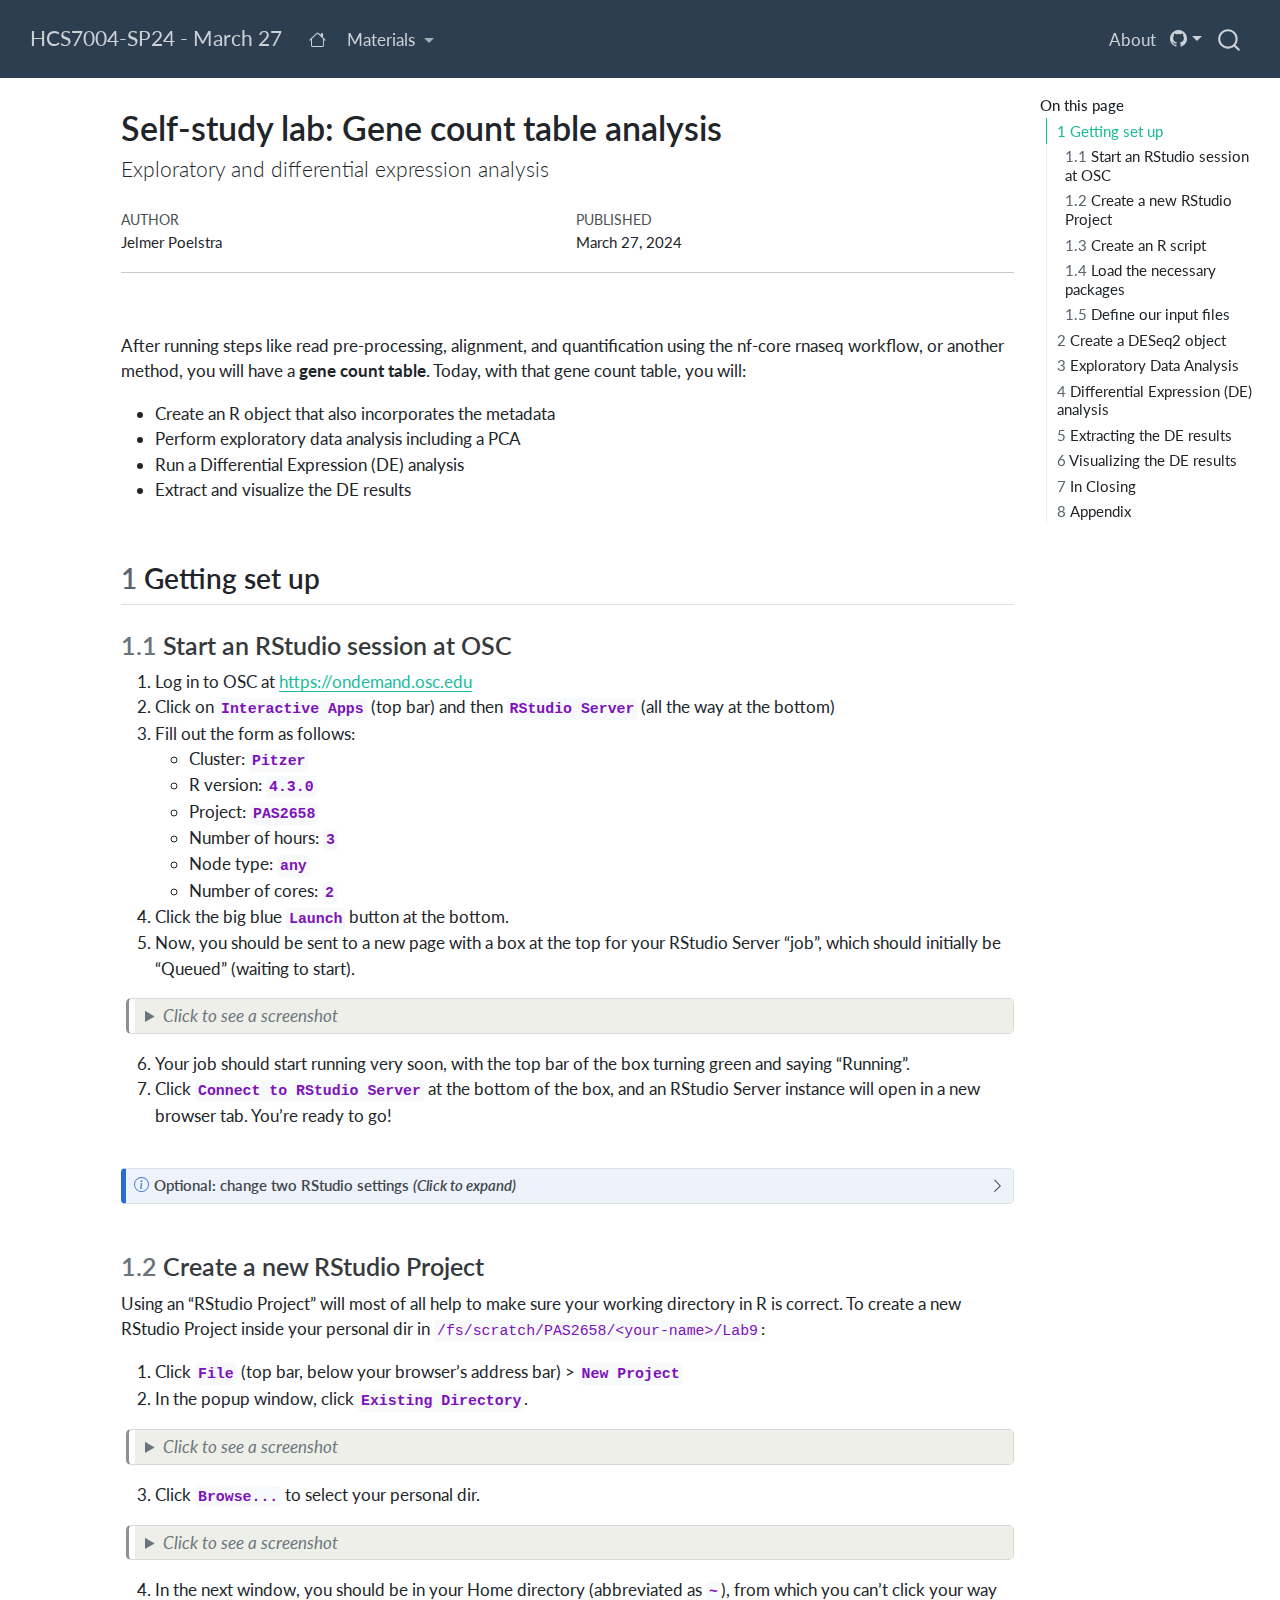
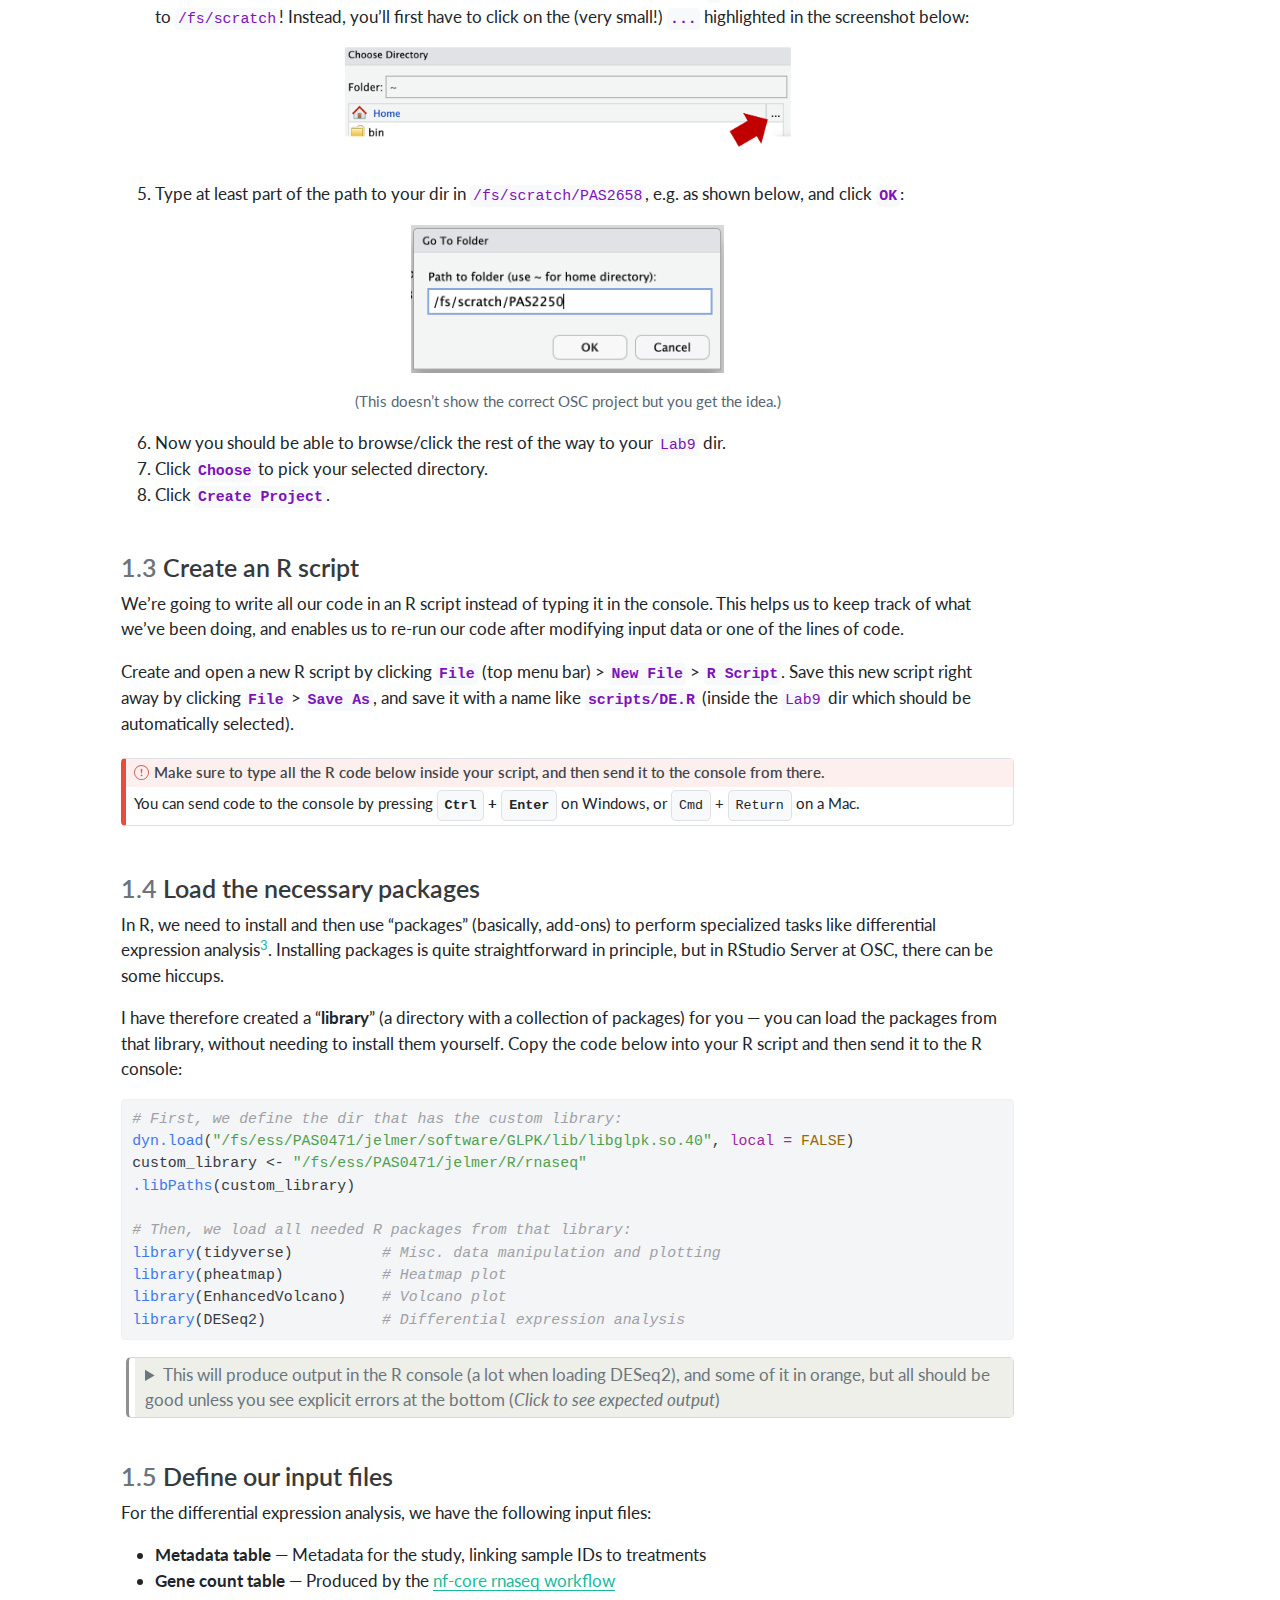
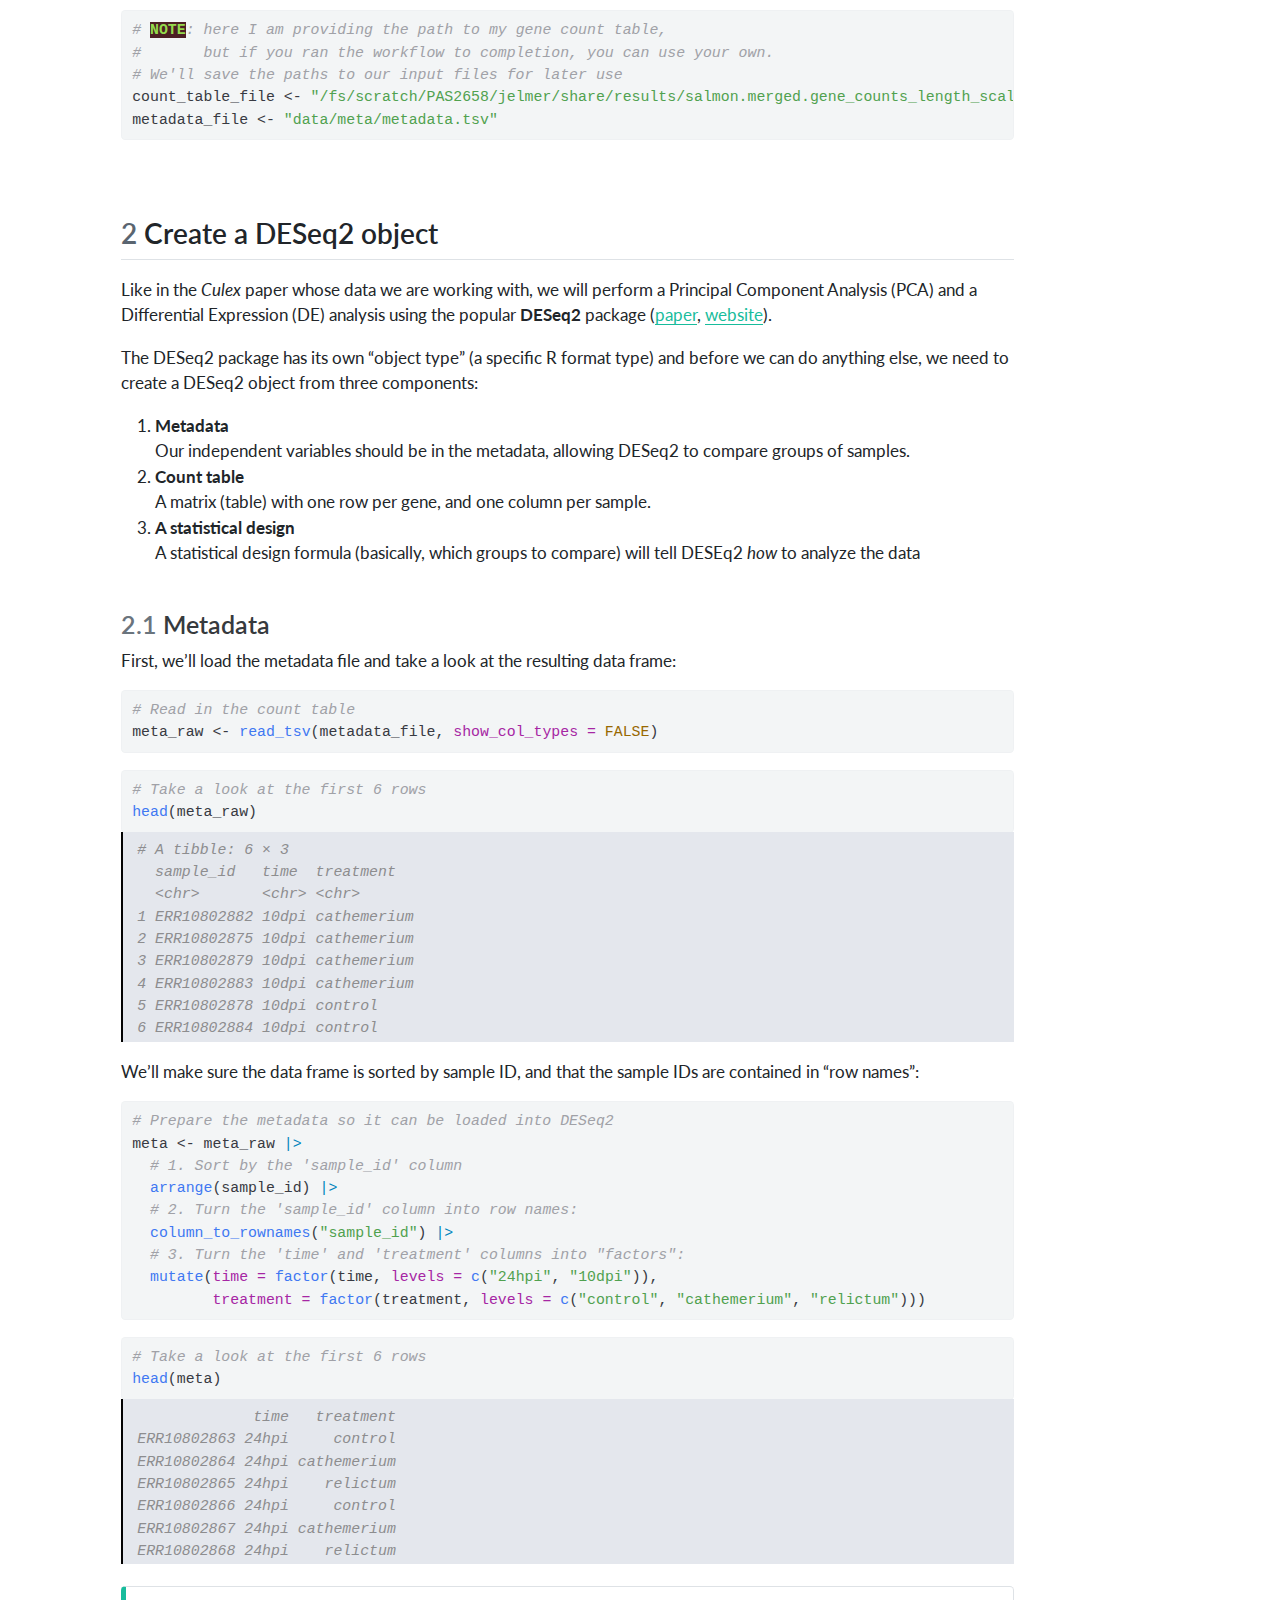
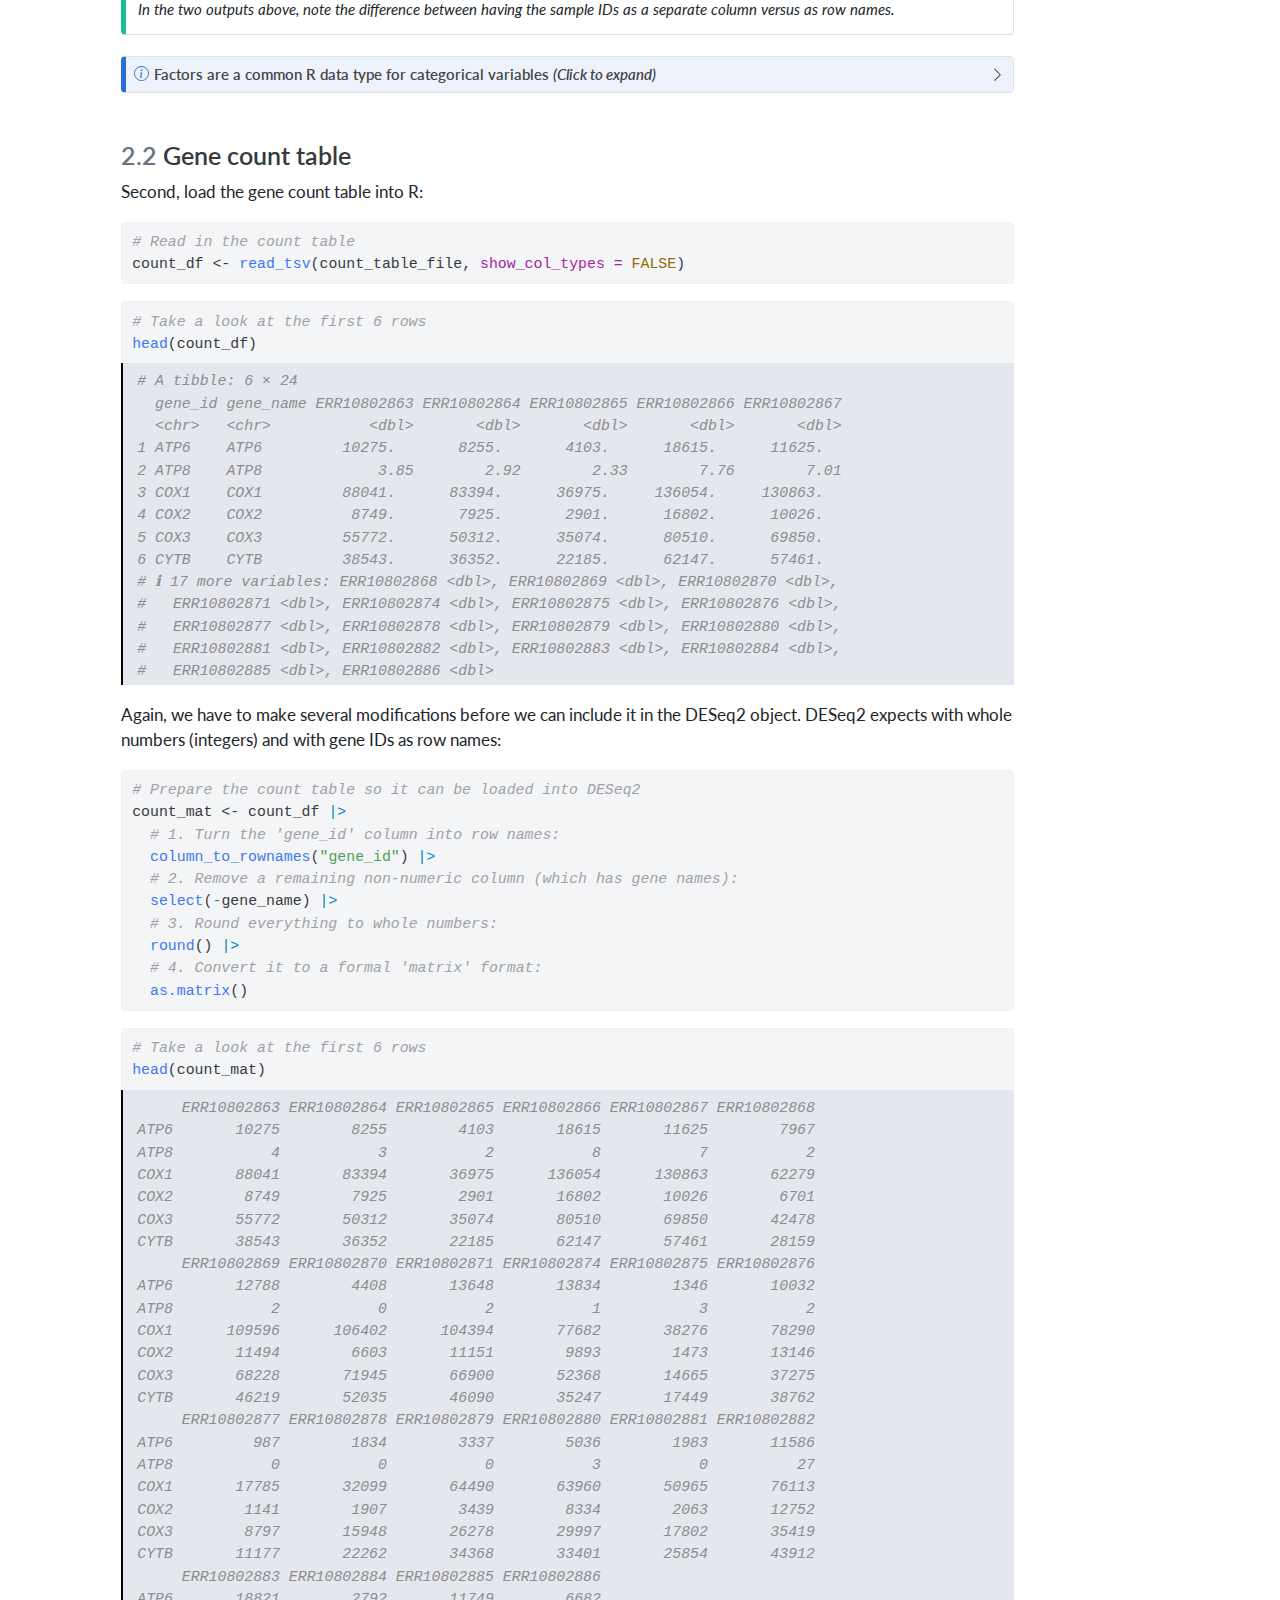
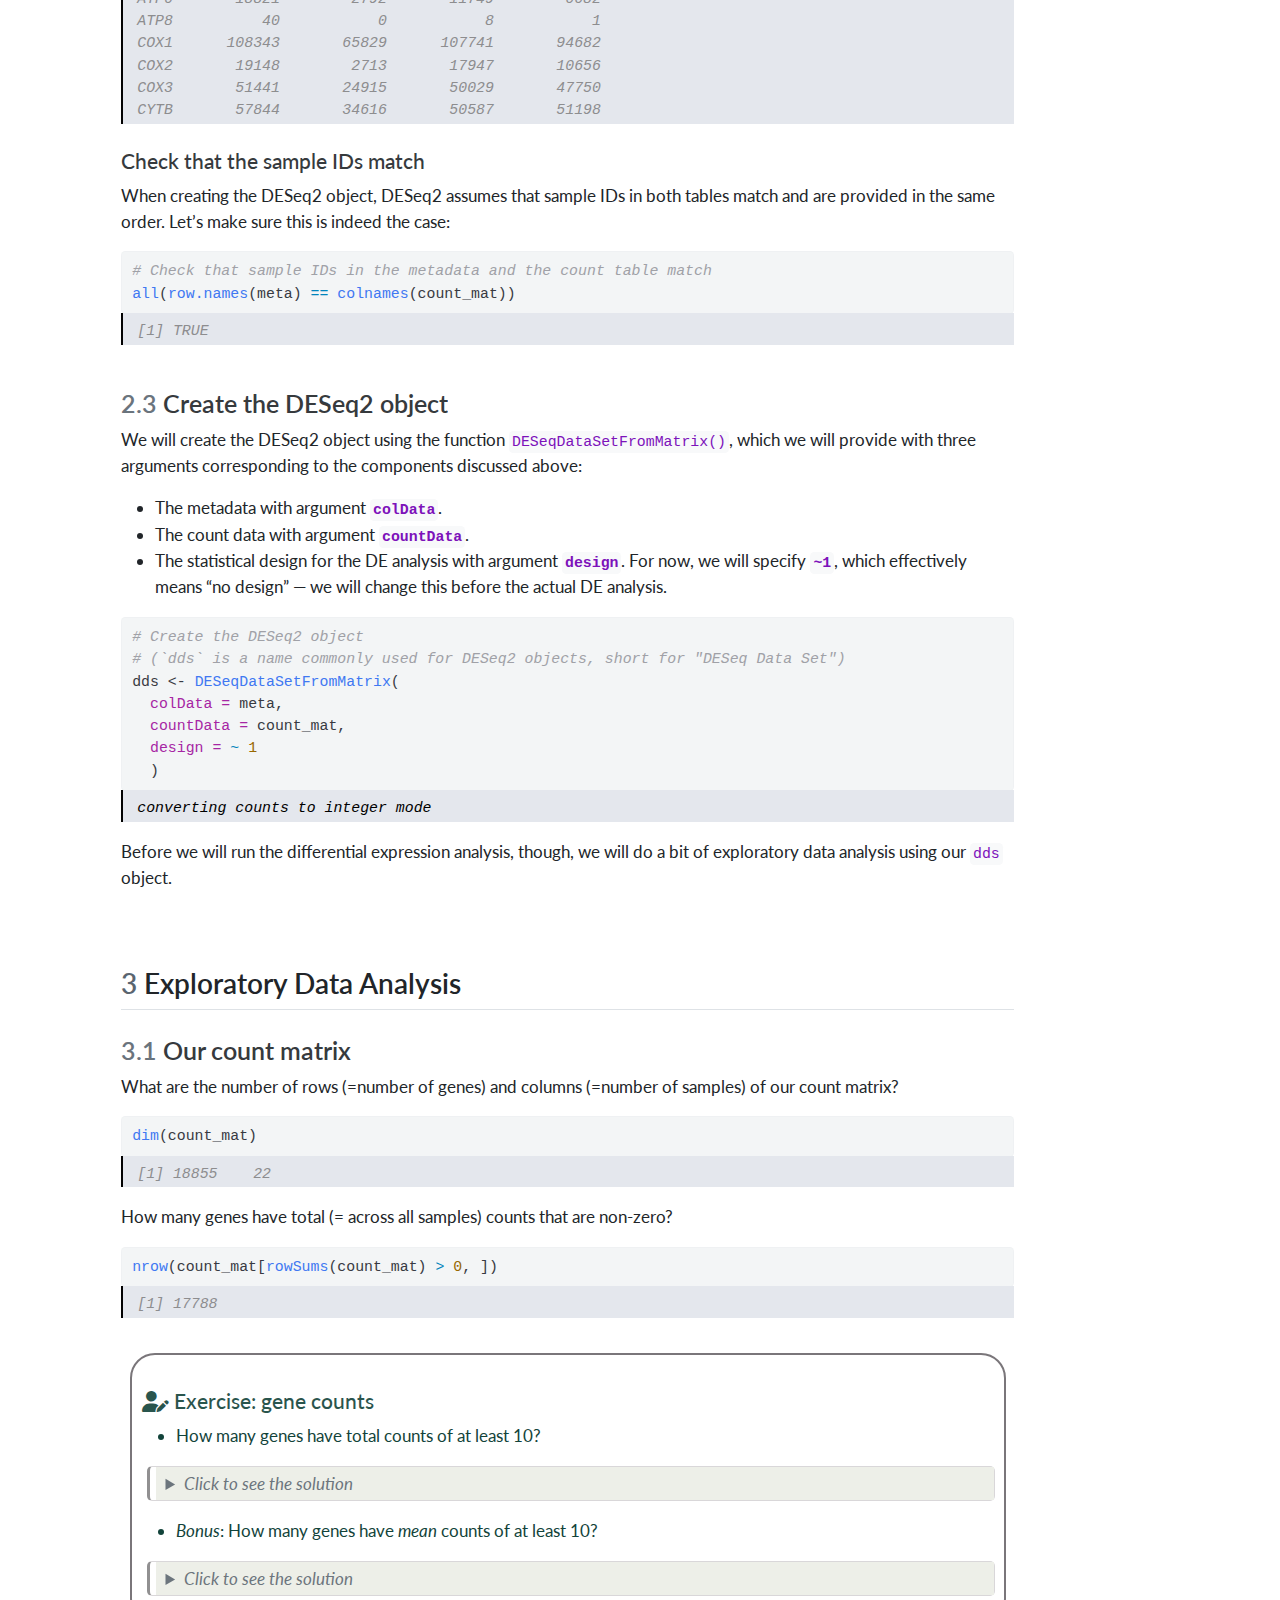
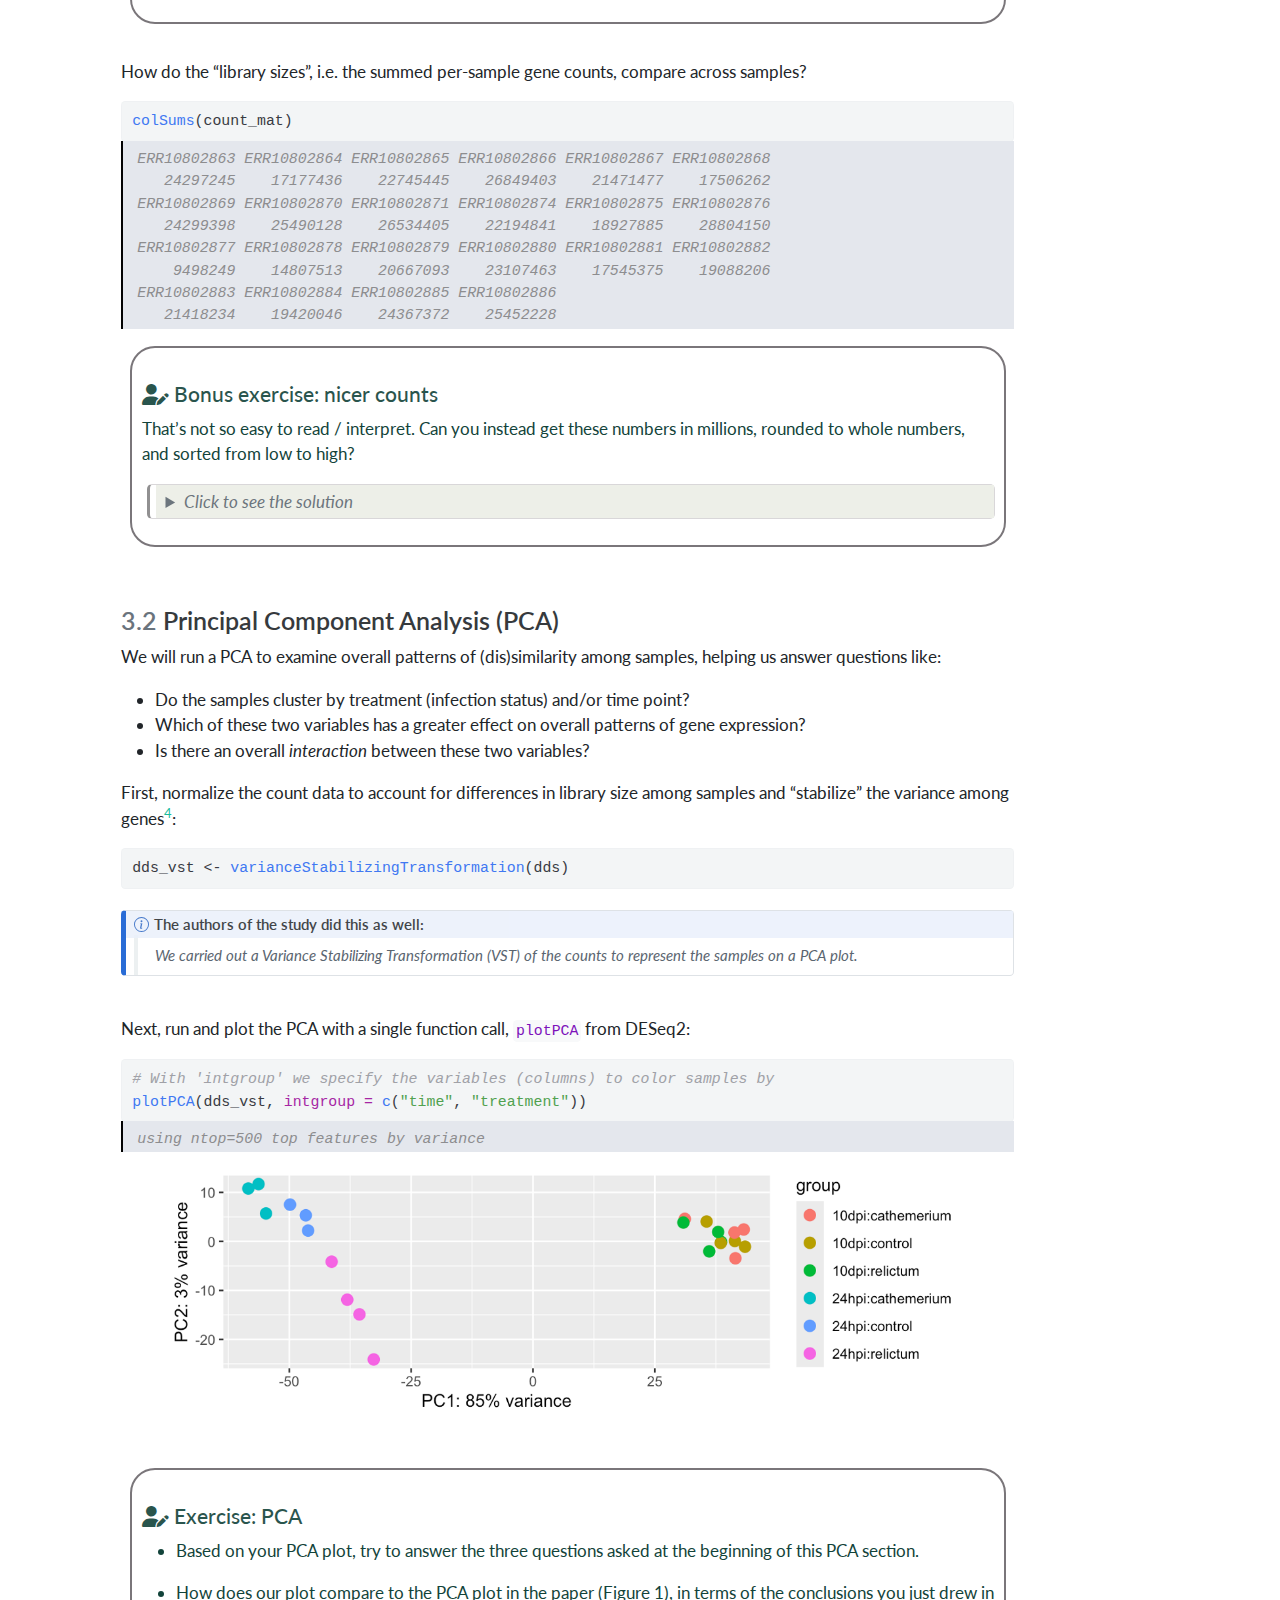
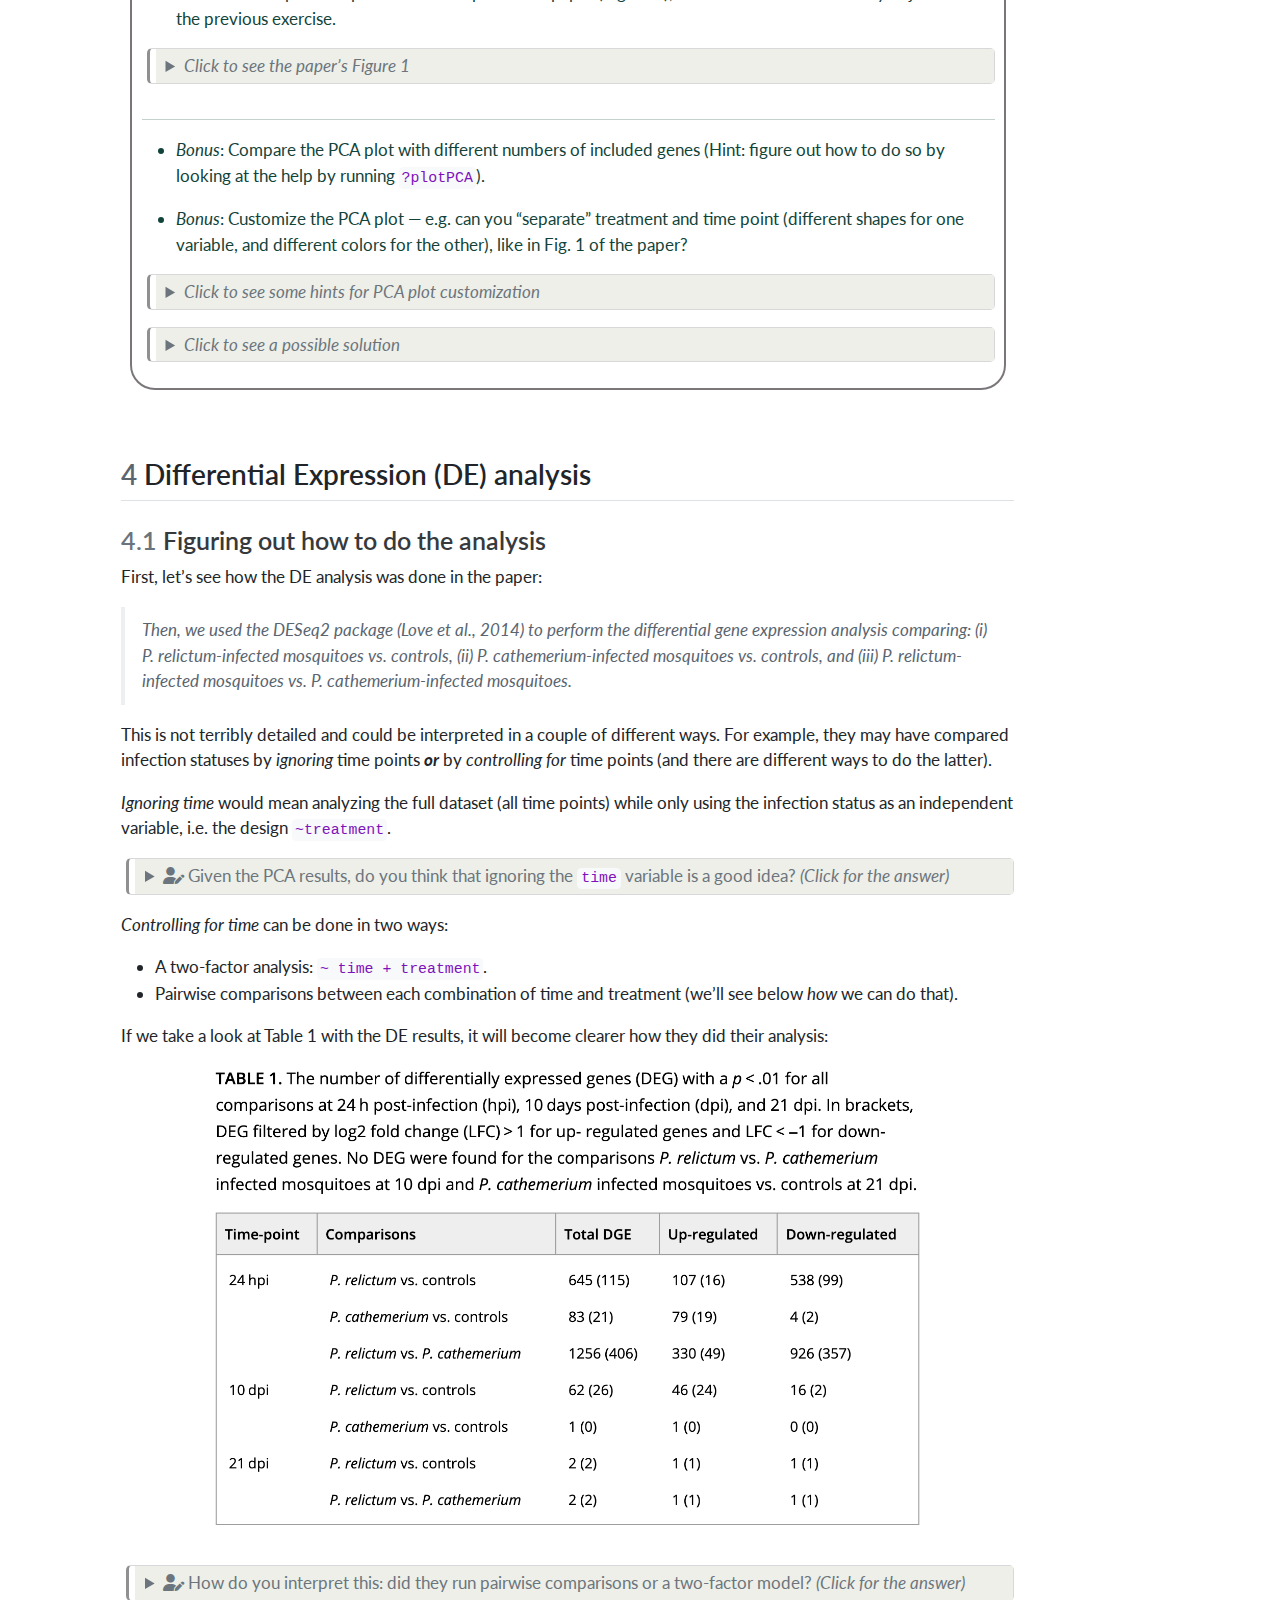
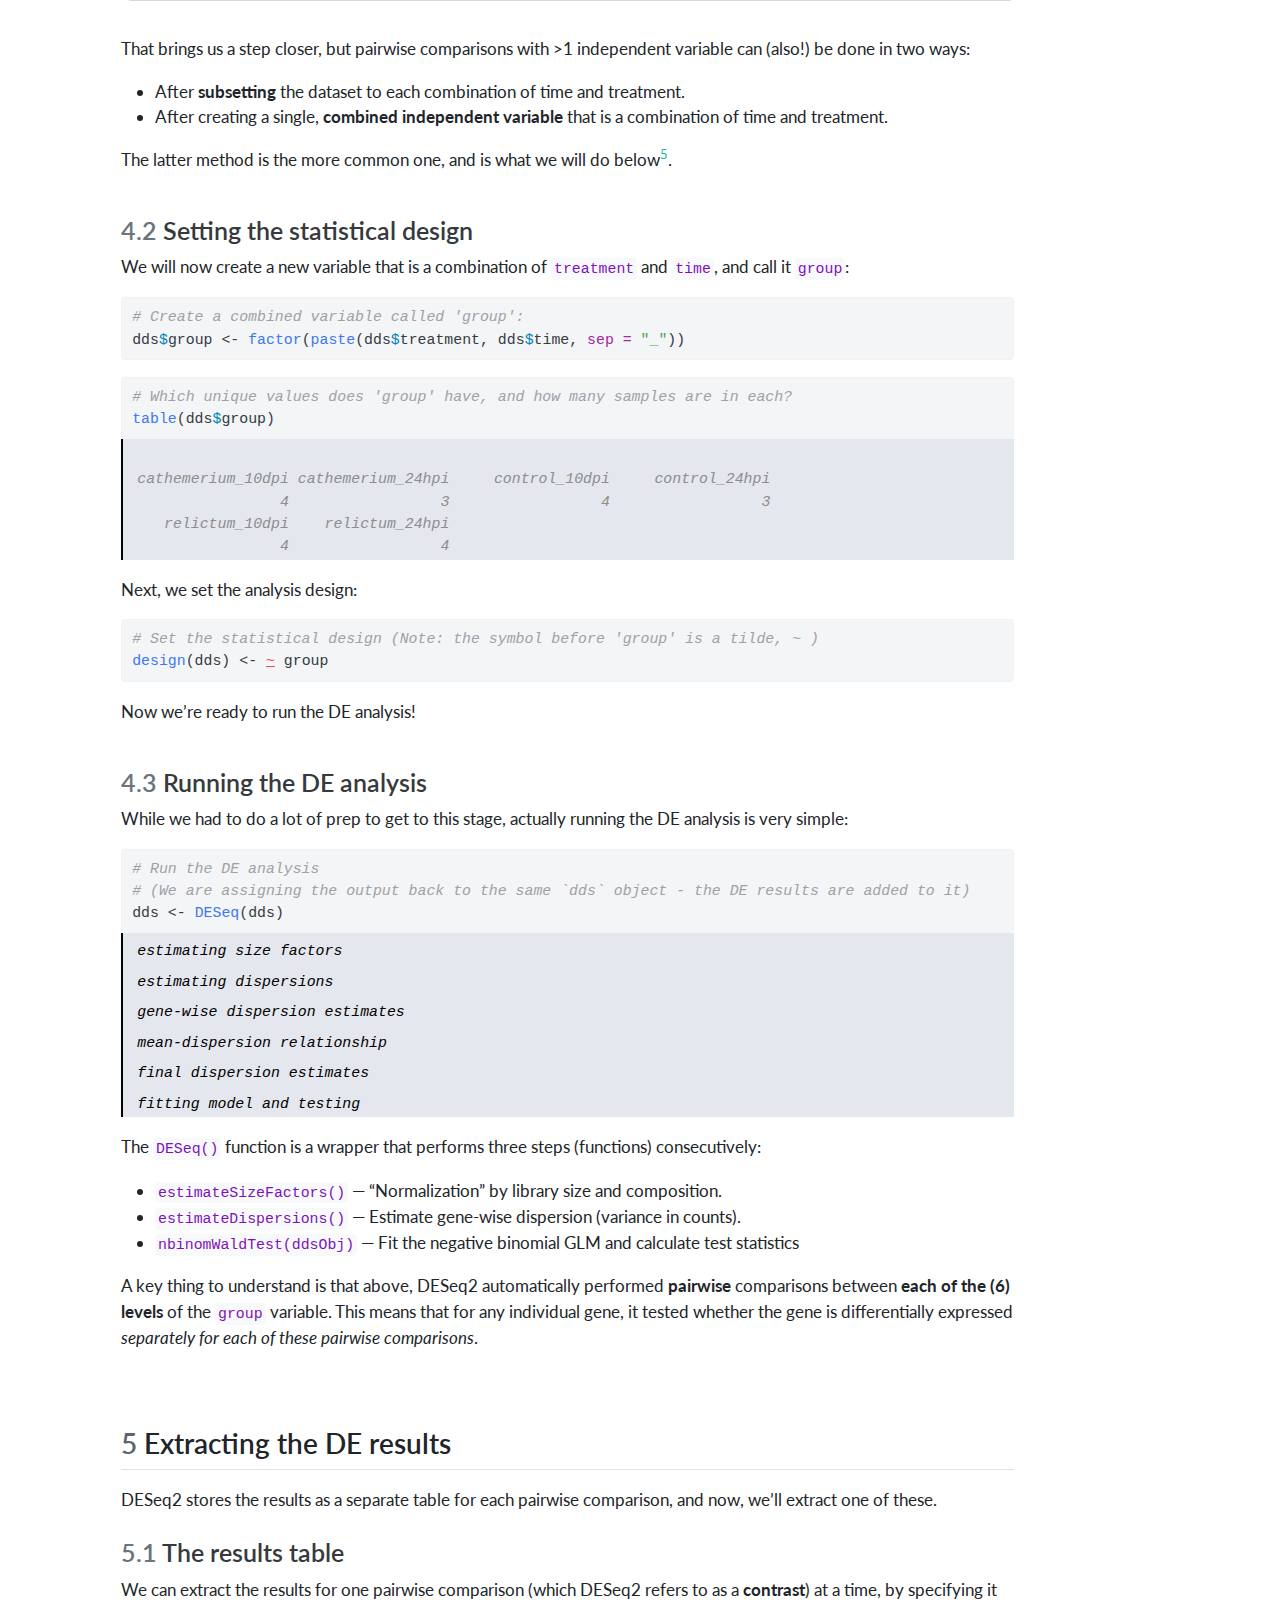
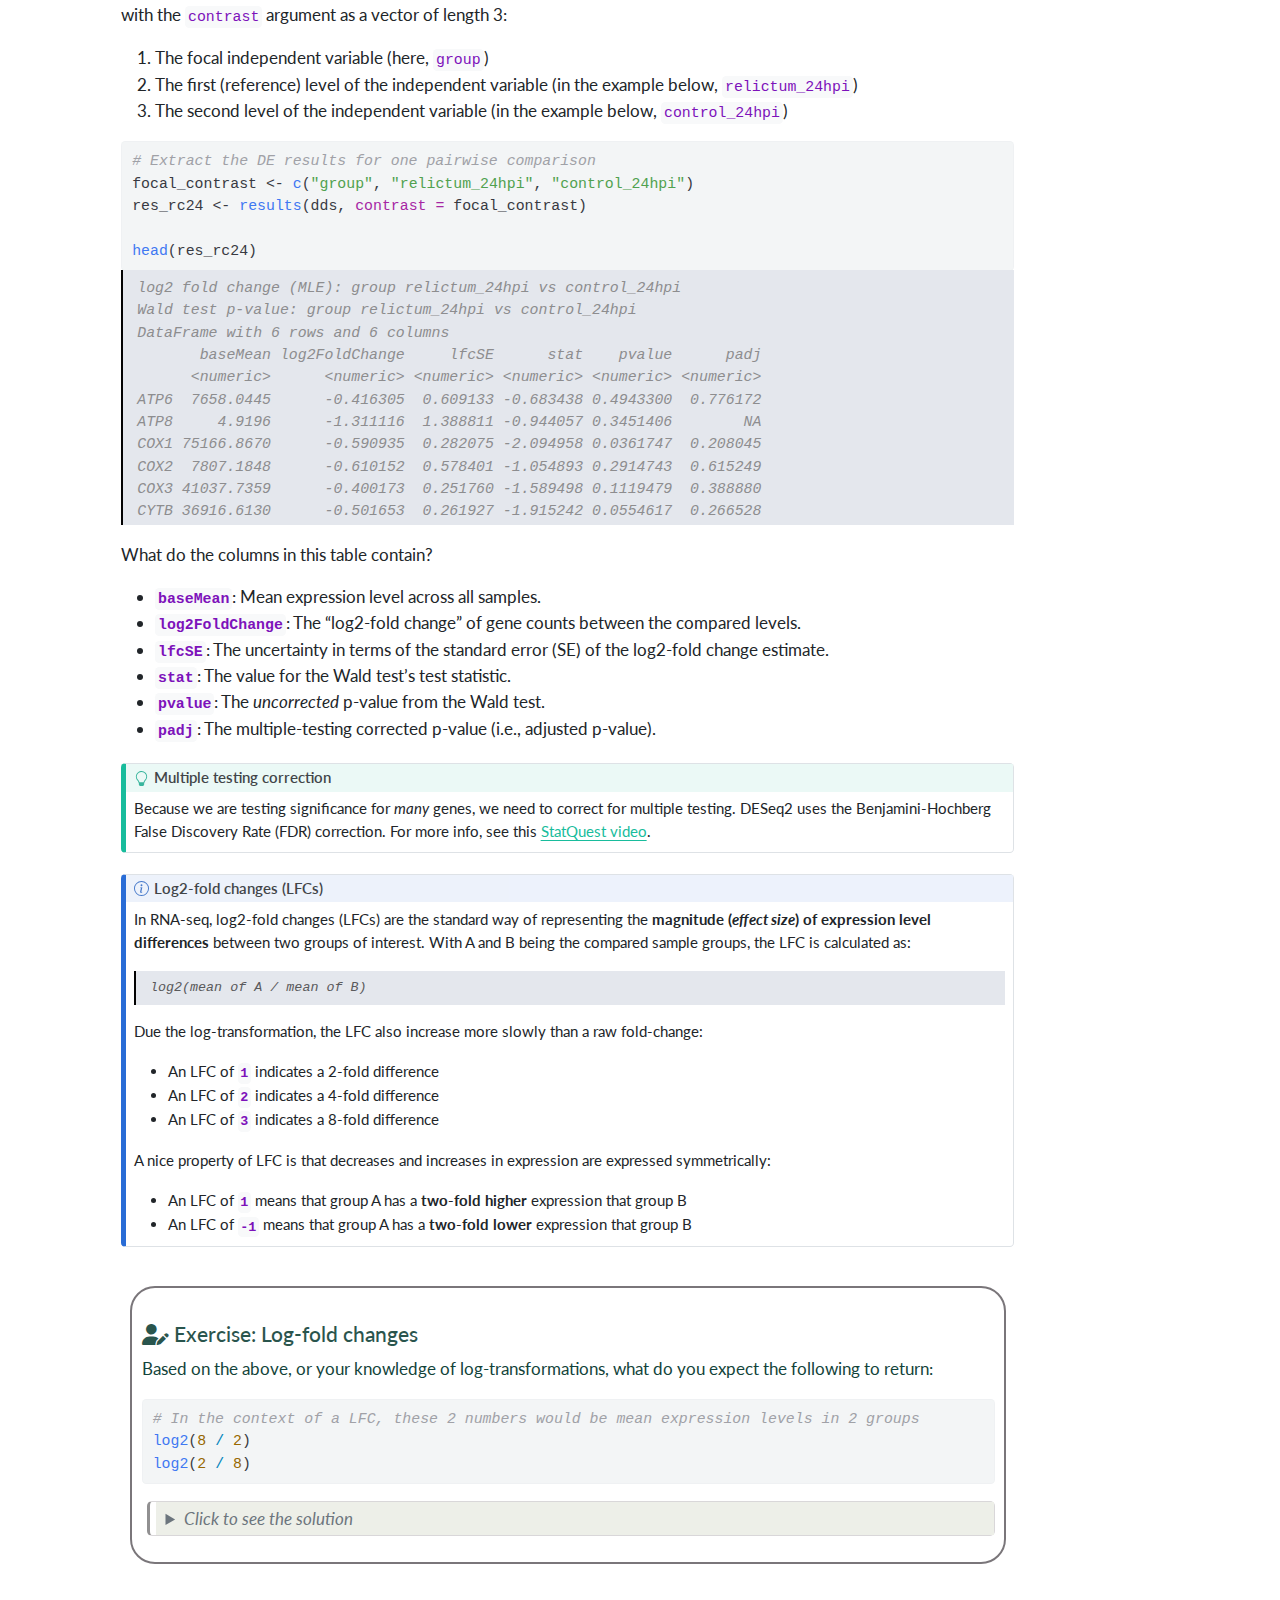
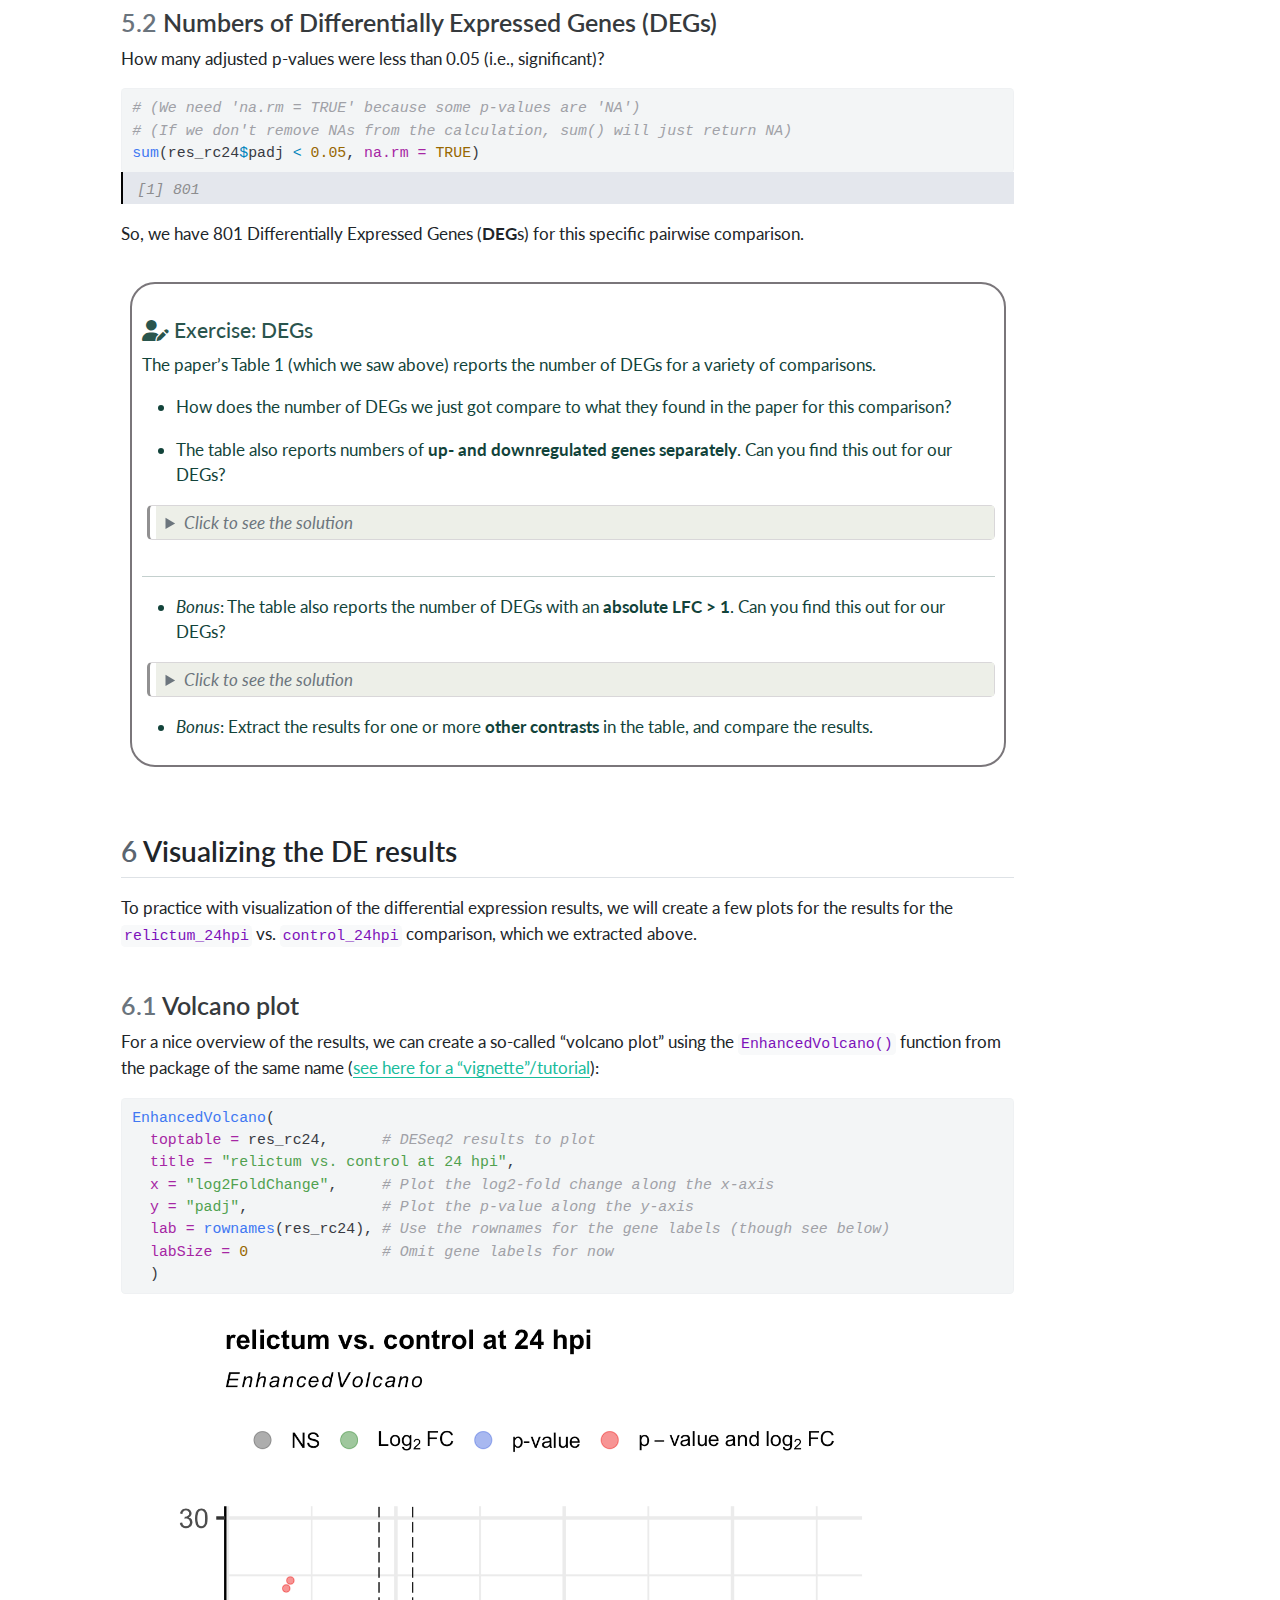
<file: lab2.html>
<!DOCTYPE html>
<html xmlns="http://www.w3.org/1999/xhtml" lang="en" xml:lang="en"><head>

<meta charset="utf-8">
<meta name="generator" content="quarto-1.4.549">

<meta name="viewport" content="width=device-width, initial-scale=1.0, user-scalable=yes">

<meta name="author" content="Jelmer Poelstra">
<meta name="dcterms.date" content="2024-03-27">

<title>HCS7004-SP24 - March 27 - Self-study lab: Gene count table analysis</title>
<style>
code{white-space: pre-wrap;}
span.smallcaps{font-variant: small-caps;}
div.columns{display: flex; gap: min(4vw, 1.5em);}
div.column{flex: auto; overflow-x: auto;}
div.hanging-indent{margin-left: 1.5em; text-indent: -1.5em;}
ul.task-list{list-style: none;}
ul.task-list li input[type="checkbox"] {
  width: 0.8em;
  margin: 0 0.8em 0.2em -1em; /* quarto-specific, see https://github.com/quarto-dev/quarto-cli/issues/4556 */ 
  vertical-align: middle;
}
/* CSS for syntax highlighting */
pre > code.sourceCode { white-space: pre; position: relative; }
pre > code.sourceCode > span { line-height: 1.25; }
pre > code.sourceCode > span:empty { height: 1.2em; }
.sourceCode { overflow: visible; }
code.sourceCode > span { color: inherit; text-decoration: inherit; }
div.sourceCode { margin: 1em 0; }
pre.sourceCode { margin: 0; }
@media screen {
div.sourceCode { overflow: auto; }
}
@media print {
pre > code.sourceCode { white-space: pre-wrap; }
pre > code.sourceCode > span { text-indent: -5em; padding-left: 5em; }
}
pre.numberSource code
  { counter-reset: source-line 0; }
pre.numberSource code > span
  { position: relative; left: -4em; counter-increment: source-line; }
pre.numberSource code > span > a:first-child::before
  { content: counter(source-line);
    position: relative; left: -1em; text-align: right; vertical-align: baseline;
    border: none; display: inline-block;
    -webkit-touch-callout: none; -webkit-user-select: none;
    -khtml-user-select: none; -moz-user-select: none;
    -ms-user-select: none; user-select: none;
    padding: 0 4px; width: 4em;
  }
pre.numberSource { margin-left: 3em;  padding-left: 4px; }
div.sourceCode
  {   }
@media screen {
pre > code.sourceCode > span > a:first-child::before { text-decoration: underline; }
}
</style>


<script src="site_libs/quarto-nav/quarto-nav.js"></script>
<script src="site_libs/quarto-nav/headroom.min.js"></script>
<script src="site_libs/clipboard/clipboard.min.js"></script>
<script src="site_libs/quarto-search/autocomplete.umd.js"></script>
<script src="site_libs/quarto-search/fuse.min.js"></script>
<script src="site_libs/quarto-search/quarto-search.js"></script>
<meta name="quarto:offset" content="./">
<script src="site_libs/quarto-html/quarto.js"></script>
<script src="site_libs/quarto-html/popper.min.js"></script>
<script src="site_libs/quarto-html/tippy.umd.min.js"></script>
<script src="site_libs/quarto-html/anchor.min.js"></script>
<link href="site_libs/quarto-html/tippy.css" rel="stylesheet">
<link href="site_libs/quarto-html/quarto-syntax-highlighting.css" rel="stylesheet" id="quarto-text-highlighting-styles">
<script src="site_libs/bootstrap/bootstrap.min.js"></script>
<link href="site_libs/bootstrap/bootstrap-icons.css" rel="stylesheet">
<link href="site_libs/bootstrap/bootstrap.min.css" rel="stylesheet" id="quarto-bootstrap" data-mode="light">
<link href="site_libs/quarto-contrib/fontawesome6-0.1.0/all.css" rel="stylesheet">
<link href="site_libs/quarto-contrib/fontawesome6-0.1.0/latex-fontsize.css" rel="stylesheet">
<script id="quarto-search-options" type="application/json">{
  "location": "navbar",
  "copy-button": false,
  "collapse-after": 3,
  "panel-placement": "end",
  "type": "overlay",
  "limit": 50,
  "keyboard-shortcut": [
    "f",
    "/",
    "s"
  ],
  "show-item-context": false,
  "language": {
    "search-no-results-text": "No results",
    "search-matching-documents-text": "matching documents",
    "search-copy-link-title": "Copy link to search",
    "search-hide-matches-text": "Hide additional matches",
    "search-more-match-text": "more match in this document",
    "search-more-matches-text": "more matches in this document",
    "search-clear-button-title": "Clear",
    "search-text-placeholder": "",
    "search-detached-cancel-button-title": "Cancel",
    "search-submit-button-title": "Submit",
    "search-label": "Search"
  }
}</script>


<link rel="stylesheet" href="styles.css">
</head>

<body class="nav-fixed">

<div id="quarto-search-results"></div>
  <header id="quarto-header" class="headroom fixed-top">
    <nav class="navbar navbar-expand-lg " data-bs-theme="dark">
      <div class="navbar-container container-fluid">
      <div class="navbar-brand-container mx-auto">
    <a class="navbar-brand" href="./index.html">
    <span class="navbar-title">HCS7004-SP24 - March 27</span>
    </a>
  </div>
            <div id="quarto-search" class="" title="Search"></div>
          <button class="navbar-toggler" type="button" data-bs-toggle="collapse" data-bs-target="#navbarCollapse" aria-controls="navbarCollapse" aria-expanded="false" aria-label="Toggle navigation" onclick="if (window.quartoToggleHeadroom) { window.quartoToggleHeadroom(); }">
  <span class="navbar-toggler-icon"></span>
</button>
          <div class="collapse navbar-collapse" id="navbarCollapse">
            <ul class="navbar-nav navbar-nav-scroll me-auto">
  <li class="nav-item">
    <a class="nav-link" href="./index.html"> <i class="bi bi-house" role="img">
</i> 
<span class="menu-text"> </span></a>
  </li>  
  <li class="nav-item dropdown ">
    <a class="nav-link dropdown-toggle" href="#" id="nav-menu-materials" role="button" data-bs-toggle="dropdown" aria-expanded="false">
 <span class="menu-text">Materials</span>
    </a>
    <ul class="dropdown-menu" aria-labelledby="nav-menu-materials">    
        <li>
    <a class="dropdown-item" href="./lecture.html">
 <span class="dropdown-text"><strong>Lecture</strong>: Pipelines, nf-core, and the rnaseq pipeline</span></a>
  </li>  
        <li>
    <a class="dropdown-item" href="./lab1.html">
 <span class="dropdown-text"><strong>Lab</strong>: Running the nf-core rnaseq pipeline</span></a>
  </li>  
        <li>
    <a class="dropdown-item" href="./lab2.html">
 <span class="dropdown-text"><strong>Self-study lab</strong>: Gene count table analysis</span></a>
  </li>  
    </ul>
  </li>
</ul>
            <ul class="navbar-nav navbar-nav-scroll ms-auto">
  <li class="nav-item">
    <a class="nav-link" href="./about.html"> 
<span class="menu-text">About</span></a>
  </li>  
</ul>
          </div> <!-- /navcollapse -->
          <div class="quarto-navbar-tools">
    <div class="dropdown">
      <a href="" title="" id="quarto-navigation-tool-dropdown-0" class="quarto-navigation-tool dropdown-toggle px-1" data-bs-toggle="dropdown" aria-expanded="false" aria-label=""><i class="bi bi-github"></i></a>
      <ul class="dropdown-menu dropdown-menu-end" aria-labelledby="quarto-navigation-tool-dropdown-0">
          <li>
            <a class="dropdown-item quarto-navbar-tools-item" href="https://github.com/jelmerp/HCS7004-SP24">
            Source Code
            </a>
          </li>
          <li>
            <a class="dropdown-item quarto-navbar-tools-item" href="https://github.com/jelmerp/HCS7004-SP24/issues/new">
            Report an Issue
            </a>
          </li>
      </ul>
    </div>
</div>
      </div> <!-- /container-fluid -->
    </nav>
</header>
<!-- content -->
<div id="quarto-content" class="quarto-container page-columns page-rows-contents page-layout-article page-navbar">
<!-- sidebar -->
<!-- margin-sidebar -->
    <div id="quarto-margin-sidebar" class="sidebar margin-sidebar">
        <nav id="TOC" role="doc-toc" class="toc-active">
    <h2 id="toc-title">On this page</h2>
   
  <ul>
  <li><a href="#getting-set-up" id="toc-getting-set-up" class="nav-link active" data-scroll-target="#getting-set-up"><span class="header-section-number">1</span> Getting set up</a>
  <ul class="collapse">
  <li><a href="#start-an-rstudio-session-at-osc" id="toc-start-an-rstudio-session-at-osc" class="nav-link" data-scroll-target="#start-an-rstudio-session-at-osc"><span class="header-section-number">1.1</span> Start an RStudio session at OSC</a></li>
  <li><a href="#create-a-new-rstudio-project" id="toc-create-a-new-rstudio-project" class="nav-link" data-scroll-target="#create-a-new-rstudio-project"><span class="header-section-number">1.2</span> Create a new RStudio Project</a></li>
  <li><a href="#create-an-r-script" id="toc-create-an-r-script" class="nav-link" data-scroll-target="#create-an-r-script"><span class="header-section-number">1.3</span> Create an R script</a></li>
  <li><a href="#load-the-necessary-packages" id="toc-load-the-necessary-packages" class="nav-link" data-scroll-target="#load-the-necessary-packages"><span class="header-section-number">1.4</span> Load the necessary packages</a></li>
  <li><a href="#define-our-input-files" id="toc-define-our-input-files" class="nav-link" data-scroll-target="#define-our-input-files"><span class="header-section-number">1.5</span> Define our input files</a></li>
  </ul></li>
  <li><a href="#create-a-deseq2-object" id="toc-create-a-deseq2-object" class="nav-link" data-scroll-target="#create-a-deseq2-object"><span class="header-section-number">2</span> Create a DESeq2 object</a>
  <ul class="collapse">
  <li><a href="#metadata" id="toc-metadata" class="nav-link" data-scroll-target="#metadata"><span class="header-section-number">2.1</span> Metadata</a></li>
  <li><a href="#gene-count-table" id="toc-gene-count-table" class="nav-link" data-scroll-target="#gene-count-table"><span class="header-section-number">2.2</span> Gene count table</a></li>
  <li><a href="#create-the-deseq2-object" id="toc-create-the-deseq2-object" class="nav-link" data-scroll-target="#create-the-deseq2-object"><span class="header-section-number">2.3</span> Create the DESeq2 object</a></li>
  </ul></li>
  <li><a href="#exploratory-data-analysis" id="toc-exploratory-data-analysis" class="nav-link" data-scroll-target="#exploratory-data-analysis"><span class="header-section-number">3</span> Exploratory Data Analysis</a>
  <ul class="collapse">
  <li><a href="#our-count-matrix" id="toc-our-count-matrix" class="nav-link" data-scroll-target="#our-count-matrix"><span class="header-section-number">3.1</span> Our count matrix</a></li>
  <li><a href="#principal-component-analysis-pca" id="toc-principal-component-analysis-pca" class="nav-link" data-scroll-target="#principal-component-analysis-pca"><span class="header-section-number">3.2</span> Principal Component Analysis (PCA)</a></li>
  </ul></li>
  <li><a href="#differential-expression-de-analysis" id="toc-differential-expression-de-analysis" class="nav-link" data-scroll-target="#differential-expression-de-analysis"><span class="header-section-number">4</span> Differential Expression (DE) analysis</a>
  <ul class="collapse">
  <li><a href="#figuring-out-how-to-do-the-analysis" id="toc-figuring-out-how-to-do-the-analysis" class="nav-link" data-scroll-target="#figuring-out-how-to-do-the-analysis"><span class="header-section-number">4.1</span> Figuring out how to do the analysis</a></li>
  <li><a href="#setting-the-statistical-design" id="toc-setting-the-statistical-design" class="nav-link" data-scroll-target="#setting-the-statistical-design"><span class="header-section-number">4.2</span> Setting the statistical design</a></li>
  <li><a href="#running-the-de-analysis" id="toc-running-the-de-analysis" class="nav-link" data-scroll-target="#running-the-de-analysis"><span class="header-section-number">4.3</span> Running the DE analysis</a></li>
  </ul></li>
  <li><a href="#extracting-the-de-results" id="toc-extracting-the-de-results" class="nav-link" data-scroll-target="#extracting-the-de-results"><span class="header-section-number">5</span> Extracting the DE results</a>
  <ul class="collapse">
  <li><a href="#the-results-table" id="toc-the-results-table" class="nav-link" data-scroll-target="#the-results-table"><span class="header-section-number">5.1</span> The results table</a></li>
  <li><a href="#numbers-of-differentially-expressed-genes-degs" id="toc-numbers-of-differentially-expressed-genes-degs" class="nav-link" data-scroll-target="#numbers-of-differentially-expressed-genes-degs"><span class="header-section-number">5.2</span> Numbers of Differentially Expressed Genes (DEGs)</a></li>
  </ul></li>
  <li><a href="#visualizing-the-de-results" id="toc-visualizing-the-de-results" class="nav-link" data-scroll-target="#visualizing-the-de-results"><span class="header-section-number">6</span> Visualizing the DE results</a>
  <ul class="collapse">
  <li><a href="#volcano-plot" id="toc-volcano-plot" class="nav-link" data-scroll-target="#volcano-plot"><span class="header-section-number">6.1</span> Volcano plot</a></li>
  <li><a href="#plot-specific-genes" id="toc-plot-specific-genes" class="nav-link" data-scroll-target="#plot-specific-genes"><span class="header-section-number">6.2</span> Plot specific genes</a></li>
  </ul></li>
  <li><a href="#in-closing" id="toc-in-closing" class="nav-link" data-scroll-target="#in-closing"><span class="header-section-number">7</span> In Closing</a></li>
  <li><a href="#appendix" id="toc-appendix" class="nav-link" data-scroll-target="#appendix"><span class="header-section-number">8</span> Appendix</a>
  <ul class="collapse">
  <li><a href="#heatmaps" id="toc-heatmaps" class="nav-link" data-scroll-target="#heatmaps"><span class="header-section-number">8.1</span> Heatmaps</a></li>
  <li><a href="#na-values-in-the-deseq2-results-table" id="toc-na-values-in-the-deseq2-results-table" class="nav-link" data-scroll-target="#na-values-in-the-deseq2-results-table"><span class="header-section-number">8.2</span> <code>NA</code> values in the DESeq2 results table</a></li>
  <li><a href="#exporting-the-results" id="toc-exporting-the-results" class="nav-link" data-scroll-target="#exporting-the-results"><span class="header-section-number">8.3</span> Exporting the results</a></li>
  </ul></li>
  </ul>
</nav>
    </div>
<!-- main -->
<main class="content" id="quarto-document-content">

<header id="title-block-header" class="quarto-title-block default">
<div class="quarto-title">
<h1 class="title">Self-study lab: Gene count table analysis</h1>
<p class="subtitle lead">Exploratory and differential expression analysis</p>
</div>



<div class="quarto-title-meta">

    <div>
    <div class="quarto-title-meta-heading">Author</div>
    <div class="quarto-title-meta-contents">
             <p>Jelmer Poelstra </p>
          </div>
  </div>
    
    <div>
    <div class="quarto-title-meta-heading">Published</div>
    <div class="quarto-title-meta-contents">
      <p class="date">March 27, 2024</p>
    </div>
  </div>
  
    
  </div>
  


</header>


<hr>
<p><br></p>
<p>After running steps like read pre-processing, alignment, and quantification using the nf-core rnaseq workflow, or another method, you will have a <strong>gene count table</strong>. Today, with that gene count table, you will:</p>
<ul>
<li>Create an R object that also incorporates the metadata</li>
<li>Perform exploratory data analysis including a PCA</li>
<li>Run a Differential Expression (DE) analysis</li>
<li>Extract and visualize the DE results</li>
</ul>
<p><br></p>
<section id="getting-set-up" class="level2" data-number="1">
<h2 data-number="1" class="anchored" data-anchor-id="getting-set-up"><span class="header-section-number">1</span> Getting set up</h2>
<section id="start-an-rstudio-session-at-osc" class="level3" data-number="1.1">
<h3 data-number="1.1" class="anchored" data-anchor-id="start-an-rstudio-session-at-osc"><span class="header-section-number">1.1</span> Start an RStudio session at OSC</h3>
<ol type="1">
<li>Log in to OSC at <a href="https://ondemand.osc.edu" class="uri">https://ondemand.osc.edu</a></li>
<li>Click on <strong><code>Interactive Apps</code></strong> (top bar) and then <strong><code>RStudio Server</code></strong> (all the way at the bottom)</li>
<li>Fill out the form as follows:
<ul>
<li>Cluster: <strong><code>Pitzer</code></strong></li>
<li>R version: <strong><code>4.3.0</code></strong></li>
<li>Project: <strong><code>PAS2658</code></strong></li>
<li>Number of hours: <strong><code>3</code></strong></li>
<li>Node type: <strong><code>any</code></strong></li>
<li>Number of cores: <strong><code>2</code></strong></li>
</ul></li>
<li>Click the big blue <strong><code>Launch</code></strong> button at the bottom.</li>
<li>Now, you should be sent to a new page with a box at the top for your RStudio Server “job”, which should initially be “Queued” (waiting to start).</li>
</ol>
<details>
<summary>
<em>Click to see a screenshot</em>
</summary>
<img src="img_lab2/rstudio_queued.png" class="img-fluid quarto-figure quarto-figure-center" style="width:70.0%">
</details>
<ol start="6" type="1">
<li>Your job should start running very soon, with the top bar of the box turning green and saying “Running”.</li>
<li>Click <strong><code>Connect to RStudio Server</code></strong> at the bottom of the box, and an RStudio Server instance will open in a new browser tab. You’re ready to go!</li>
</ol>
<hr style="height:1pt; visibility:hidden;">
<div class="callout callout-style-default callout-note callout-titled">
<div class="callout-header d-flex align-content-center" data-bs-toggle="collapse" data-bs-target=".callout-1-contents" aria-controls="callout-1" aria-expanded="false" aria-label="Toggle callout">
<div class="callout-icon-container">
<i class="callout-icon"></i>
</div>
<div class="callout-title-container flex-fill">
Optional: change two RStudio settings <em>(Click to expand)</em>
</div>
<div class="callout-btn-toggle d-inline-block border-0 py-1 ps-1 pe-0 float-end"><i class="callout-toggle"></i></div>
</div>
<div id="callout-1" class="callout-1-contents callout-collapse collapse">
<div class="callout-body-container callout-body">
<p>First, prevent R from saving your <strong>“Workspace”</strong>:</p>
<ol type="1">
<li>Click <strong><code>Tools</code></strong> (top bar, below your browser’s address bar) &gt; <strong><code>Global Options</code></strong></li>
<li>In the pop-up window (stay on the <code>General</code> tab), change the settings under the “Workspace” heading to:</li>
</ol>
<div class="quarto-figure quarto-figure-center">
<figure class="figure">
<p><img src="img_lab2/workspace.png" class="img-fluid quarto-figure quarto-figure-center figure-img" style="width:45.0%"></p>
</figure>
</div>
<p>Why are we doing this? In short, the default behavior of saving and restoring your “Workspace”, which are all the items (objects) that you create during an R session, is bad practice. Instead, you should recreate your environment from a script and/or saved files with individual pieces of data, as we’ll do today.</p>
<hr>
<p>Second, “update” your <strong>pipe symbol</strong> from <strong><code>%&gt;%</code></strong> <a href="#fn1" class="footnote-ref" id="fnref1" role="doc-noteref"><sup>1</sup></a> to <strong><code>|&gt;</code></strong> <a href="#fn2" class="footnote-ref" id="fnref2" role="doc-noteref"><sup>2</sup></a>:</p>
<ol type="1">
<li>Again click <strong><code>Tools</code></strong> &gt; <strong><code>Global Options</code></strong> (you may still be there)</li>
<li>Now go to <strong><code>Code</code></strong> tab in the side panel on the left, and check the box for <code>Use native pipe operator, |&gt; (requires R 4.1+)</code></li>
<li>Click <strong><code>OK</code></strong> at the bottom of the pop-up window</li>
</ol>
<div class="quarto-figure quarto-figure-center">
<figure class="figure">
<p><img src="img_lab2/rstudio_pipe_ed.png" class="img-fluid quarto-figure quarto-figure-center figure-img" style="width:70.0%"></p>
</figure>
</div>
</div>
</div>
</div>
<hr style="height:1pt; visibility:hidden;">
</section>
<section id="create-a-new-rstudio-project" class="level3" data-number="1.2">
<h3 data-number="1.2" class="anchored" data-anchor-id="create-a-new-rstudio-project"><span class="header-section-number">1.2</span> Create a new RStudio Project</h3>
<p>Using an “RStudio Project” will most of all help to make sure your working directory in R is correct. To create a new RStudio Project inside your personal dir in <code>/fs/scratch/PAS2658/&lt;your-name&gt;/Lab9</code>:</p>
<ol type="1">
<li>Click <strong><code>File</code></strong> (top bar, below your browser’s address bar) &gt; <strong><code>New Project</code></strong></li>
<li>In the popup window, click <strong><code>Existing Directory</code></strong>.</li>
</ol>
<details>
<summary>
<em>Click to see a screenshot</em>
</summary>
<hr style="height:1pt; visibility:hidden;">
<div class="quarto-figure quarto-figure-center">
<figure class="figure">
<p><img src="img_lab2/rstudio_proj_existingdir.png" class="img-fluid quarto-figure quarto-figure-center figure-img" style="width:40.0%"></p>
</figure>
</div>
</details>
<ol start="3" type="1">
<li>Click <strong><code>Browse...</code></strong> to select your personal dir.</li>
</ol>
<details>
<summary>
<em>Click to see a screenshot</em>
</summary>
<div class="quarto-figure quarto-figure-center">
<figure class="figure">
<p><img src="img_lab2/rstudio_proj_browse.png" class="img-fluid quarto-figure quarto-figure-center figure-img" style="width:40.0%"></p>
</figure>
</div>
</details>
<ol start="4" type="1">
<li>In the next window, you should be in your Home directory (abbreviated as <strong><code>~</code></strong>), from which you can’t click your way to <code>/fs/scratch</code>! Instead, you’ll first have to click on the (very small!) <strong><code>...</code></strong> highlighted in the screenshot below:</li>
</ol>
<div class="quarto-figure quarto-figure-center">
<figure class="figure">
<p><img src="img_lab2/rstudio_proj_dotdotdot_ed.png" class="img-fluid quarto-figure quarto-figure-center figure-img" style="width:50.0%"></p>
</figure>
</div>
<ol start="5" type="1">
<li>Type at least part of the path to your dir in <code>/fs/scratch/PAS2658</code>, e.g.&nbsp;as shown below, and click <strong><code>OK</code></strong>:</li>
</ol>
<div class="quarto-figure quarto-figure-center">
<figure class="figure">
<p><img src="img_lab2/rstudio_proj_path.png" class="img-fluid quarto-figure quarto-figure-center figure-img" style="width:35.0%"></p>
<figcaption>(This doesn’t show the correct OSC project but you get the idea.)</figcaption>
</figure>
</div>
<ol start="6" type="1">
<li>Now you should be able to browse/click the rest of the way to your <code>Lab9</code> dir.</li>
<li>Click <strong><code>Choose</code></strong> to pick your selected directory.</li>
<li>Click <strong><code>Create Project</code></strong>.</li>
</ol>
<hr style="height:1pt; visibility:hidden;">
</section>
<section id="create-an-r-script" class="level3" data-number="1.3">
<h3 data-number="1.3" class="anchored" data-anchor-id="create-an-r-script"><span class="header-section-number">1.3</span> Create an R script</h3>
<p>We’re going to write all our code in an R script instead of typing it in the console. This helps us to keep track of what we’ve been doing, and enables us to re-run our code after modifying input data or one of the lines of code.</p>
<p>Create and open a new R script by clicking <strong><code>File</code></strong> (top menu bar) &gt; <strong><code>New File</code></strong> &gt; <strong><code>R Script</code></strong>. Save this new script right away by clicking <strong><code>File</code></strong> &gt; <strong><code>Save As</code></strong>, and save it with a name like <strong><code>scripts/DE.R</code></strong> (inside the <code>Lab9</code> dir which should be automatically selected).</p>
<div class="callout callout-style-default callout-important callout-titled">
<div class="callout-header d-flex align-content-center">
<div class="callout-icon-container">
<i class="callout-icon"></i>
</div>
<div class="callout-title-container flex-fill">
Make sure to type all the R code below inside your script, and then send it to the console from there.
</div>
</div>
<div class="callout-body-container callout-body">
<p>You can send code to the console by pressing <kbd><strong>Ctrl</strong></kbd> <strong>+</strong> <kbd><strong>Enter</strong></kbd> on Windows, or <kbd>Cmd</kbd> + <kbd>Return</kbd> on a Mac.</p>
</div>
</div>
<hr style="height:1pt; visibility:hidden;">
</section>
<section id="load-the-necessary-packages" class="level3" data-number="1.4">
<h3 data-number="1.4" class="anchored" data-anchor-id="load-the-necessary-packages"><span class="header-section-number">1.4</span> Load the necessary packages</h3>
<p>In R, we need to install and then use “packages” (basically, add-ons) to perform specialized tasks like differential expression analysis<a href="#fn3" class="footnote-ref" id="fnref3" role="doc-noteref"><sup>3</sup></a>. Installing packages is quite straightforward in principle, but in RStudio Server at OSC, there can be some hiccups.</p>
<p>I have therefore created a “<strong>library</strong>” (a directory with a collection of packages) for you — you can load the packages from that library, without needing to install them yourself. Copy the code below into your R script and then send it to the R console:</p>
<div class="cell">
<div class="sourceCode cell-code" id="cb1"><pre class="sourceCode r code-with-copy"><code class="sourceCode r"><span id="cb1-1"><a href="#cb1-1" aria-hidden="true" tabindex="-1"></a><span class="co"># First, we define the dir that has the custom library:</span></span>
<span id="cb1-2"><a href="#cb1-2" aria-hidden="true" tabindex="-1"></a><span class="fu">dyn.load</span>(<span class="st">"/fs/ess/PAS0471/jelmer/software/GLPK/lib/libglpk.so.40"</span>, <span class="at">local =</span> <span class="cn">FALSE</span>)</span>
<span id="cb1-3"><a href="#cb1-3" aria-hidden="true" tabindex="-1"></a>custom_library <span class="ot">&lt;-</span> <span class="st">"/fs/ess/PAS0471/jelmer/R/rnaseq"</span></span>
<span id="cb1-4"><a href="#cb1-4" aria-hidden="true" tabindex="-1"></a><span class="fu">.libPaths</span>(custom_library)</span>
<span id="cb1-5"><a href="#cb1-5" aria-hidden="true" tabindex="-1"></a></span>
<span id="cb1-6"><a href="#cb1-6" aria-hidden="true" tabindex="-1"></a><span class="co"># Then, we load all needed R packages from that library:</span></span>
<span id="cb1-7"><a href="#cb1-7" aria-hidden="true" tabindex="-1"></a><span class="fu">library</span>(tidyverse)          <span class="co"># Misc. data manipulation and plotting</span></span>
<span id="cb1-8"><a href="#cb1-8" aria-hidden="true" tabindex="-1"></a><span class="fu">library</span>(pheatmap)           <span class="co"># Heatmap plot</span></span>
<span id="cb1-9"><a href="#cb1-9" aria-hidden="true" tabindex="-1"></a><span class="fu">library</span>(EnhancedVolcano)    <span class="co"># Volcano plot</span></span>
<span id="cb1-10"><a href="#cb1-10" aria-hidden="true" tabindex="-1"></a><span class="fu">library</span>(DESeq2)             <span class="co"># Differential expression analysis</span></span></code><button title="Copy to Clipboard" class="code-copy-button"><i class="bi"></i></button></pre></div>
</div>
<details>
<summary>
This will produce output in the R console (a lot when loading DESeq2), and some of it in orange, but all should be good unless you see explicit errors at the bottom (<em>Click to see expected output</em>)
</summary>
<hr style="height:1pt; visibility:hidden;">
<div class="cell">
<div class="sourceCode cell-code" id="cb2"><pre class="sourceCode r code-with-copy"><code class="sourceCode r"><span id="cb2-1"><a href="#cb2-1" aria-hidden="true" tabindex="-1"></a><span class="fu">library</span>(tidyverse)</span></code><button title="Copy to Clipboard" class="code-copy-button"><i class="bi"></i></button></pre></div>
<div class="cell-output cell-output-stderr">
<pre><code>── Attaching core tidyverse packages ──────────────────────── tidyverse 2.0.0 ──
✔ dplyr     1.1.4     ✔ readr     2.1.5
✔ forcats   1.0.0     ✔ stringr   1.5.1
✔ ggplot2   3.5.0     ✔ tibble    3.2.1
✔ lubridate 1.9.3     ✔ tidyr     1.3.1
✔ purrr     1.0.2     
── Conflicts ────────────────────────────────────────── tidyverse_conflicts() ──
✖ dplyr::filter() masks stats::filter()
✖ dplyr::lag()    masks stats::lag()
ℹ Use the conflicted package (&lt;http://conflicted.r-lib.org/&gt;) to force all conflicts to become errors</code></pre>
</div>
</div>
<div class="cell">
<div class="sourceCode cell-code" id="cb4"><pre class="sourceCode r code-with-copy"><code class="sourceCode r"><span id="cb4-1"><a href="#cb4-1" aria-hidden="true" tabindex="-1"></a><span class="fu">library</span>(pheatmap)</span></code><button title="Copy to Clipboard" class="code-copy-button"><i class="bi"></i></button></pre></div>
</div>
<div class="cell">
<div class="sourceCode cell-code" id="cb5"><pre class="sourceCode r code-with-copy"><code class="sourceCode r"><span id="cb5-1"><a href="#cb5-1" aria-hidden="true" tabindex="-1"></a><span class="fu">library</span>(EnhancedVolcano)</span></code><button title="Copy to Clipboard" class="code-copy-button"><i class="bi"></i></button></pre></div>
<div class="cell-output cell-output-stderr">
<pre><code>Loading required package: ggrepel</code></pre>
</div>
</div>
<div class="cell">
<div class="sourceCode cell-code" id="cb7"><pre class="sourceCode r code-with-copy"><code class="sourceCode r"><span id="cb7-1"><a href="#cb7-1" aria-hidden="true" tabindex="-1"></a><span class="fu">library</span>(DESeq2)</span></code><button title="Copy to Clipboard" class="code-copy-button"><i class="bi"></i></button></pre></div>
<div class="cell-output cell-output-stderr">
<pre><code>Loading required package: S4Vectors</code></pre>
</div>
<div class="cell-output cell-output-stderr">
<pre><code>Loading required package: stats4</code></pre>
</div>
<div class="cell-output cell-output-stderr">
<pre><code>Loading required package: BiocGenerics</code></pre>
</div>
<div class="cell-output cell-output-stderr">
<pre><code>
Attaching package: 'BiocGenerics'</code></pre>
</div>
<div class="cell-output cell-output-stderr">
<pre><code>The following objects are masked from 'package:lubridate':

    intersect, setdiff, union</code></pre>
</div>
<div class="cell-output cell-output-stderr">
<pre><code>The following objects are masked from 'package:dplyr':

    combine, intersect, setdiff, union</code></pre>
</div>
<div class="cell-output cell-output-stderr">
<pre><code>The following objects are masked from 'package:stats':

    IQR, mad, sd, var, xtabs</code></pre>
</div>
<div class="cell-output cell-output-stderr">
<pre><code>The following objects are masked from 'package:base':

    anyDuplicated, aperm, append, as.data.frame, basename, cbind,
    colnames, dirname, do.call, duplicated, eval, evalq, Filter, Find,
    get, grep, grepl, intersect, is.unsorted, lapply, Map, mapply,
    match, mget, order, paste, pmax, pmax.int, pmin, pmin.int,
    Position, rank, rbind, Reduce, rownames, sapply, setdiff, sort,
    table, tapply, union, unique, unsplit, which.max, which.min</code></pre>
</div>
<div class="cell-output cell-output-stderr">
<pre><code>
Attaching package: 'S4Vectors'</code></pre>
</div>
<div class="cell-output cell-output-stderr">
<pre><code>The following objects are masked from 'package:lubridate':

    second, second&lt;-</code></pre>
</div>
<div class="cell-output cell-output-stderr">
<pre><code>The following objects are masked from 'package:dplyr':

    first, rename</code></pre>
</div>
<div class="cell-output cell-output-stderr">
<pre><code>The following object is masked from 'package:tidyr':

    expand</code></pre>
</div>
<div class="cell-output cell-output-stderr">
<pre><code>The following object is masked from 'package:utils':

    findMatches</code></pre>
</div>
<div class="cell-output cell-output-stderr">
<pre><code>The following objects are masked from 'package:base':

    expand.grid, I, unname</code></pre>
</div>
<div class="cell-output cell-output-stderr">
<pre><code>Loading required package: IRanges</code></pre>
</div>
<div class="cell-output cell-output-stderr">
<pre><code>
Attaching package: 'IRanges'</code></pre>
</div>
<div class="cell-output cell-output-stderr">
<pre><code>The following object is masked from 'package:lubridate':

    %within%</code></pre>
</div>
<div class="cell-output cell-output-stderr">
<pre><code>The following objects are masked from 'package:dplyr':

    collapse, desc, slice</code></pre>
</div>
<div class="cell-output cell-output-stderr">
<pre><code>The following object is masked from 'package:purrr':

    reduce</code></pre>
</div>
<div class="cell-output cell-output-stderr">
<pre><code>Loading required package: GenomicRanges</code></pre>
</div>
<div class="cell-output cell-output-stderr">
<pre><code>Loading required package: GenomeInfoDb</code></pre>
</div>
<div class="cell-output cell-output-stderr">
<pre><code>Loading required package: SummarizedExperiment</code></pre>
</div>
<div class="cell-output cell-output-stderr">
<pre><code>Loading required package: MatrixGenerics</code></pre>
</div>
<div class="cell-output cell-output-stderr">
<pre><code>Loading required package: matrixStats</code></pre>
</div>
<div class="cell-output cell-output-stderr">
<pre><code>
Attaching package: 'matrixStats'</code></pre>
</div>
<div class="cell-output cell-output-stderr">
<pre><code>The following object is masked from 'package:dplyr':

    count</code></pre>
</div>
<div class="cell-output cell-output-stderr">
<pre><code>
Attaching package: 'MatrixGenerics'</code></pre>
</div>
<div class="cell-output cell-output-stderr">
<pre><code>The following objects are masked from 'package:matrixStats':

    colAlls, colAnyNAs, colAnys, colAvgsPerRowSet, colCollapse,
    colCounts, colCummaxs, colCummins, colCumprods, colCumsums,
    colDiffs, colIQRDiffs, colIQRs, colLogSumExps, colMadDiffs,
    colMads, colMaxs, colMeans2, colMedians, colMins, colOrderStats,
    colProds, colQuantiles, colRanges, colRanks, colSdDiffs, colSds,
    colSums2, colTabulates, colVarDiffs, colVars, colWeightedMads,
    colWeightedMeans, colWeightedMedians, colWeightedSds,
    colWeightedVars, rowAlls, rowAnyNAs, rowAnys, rowAvgsPerColSet,
    rowCollapse, rowCounts, rowCummaxs, rowCummins, rowCumprods,
    rowCumsums, rowDiffs, rowIQRDiffs, rowIQRs, rowLogSumExps,
    rowMadDiffs, rowMads, rowMaxs, rowMeans2, rowMedians, rowMins,
    rowOrderStats, rowProds, rowQuantiles, rowRanges, rowRanks,
    rowSdDiffs, rowSds, rowSums2, rowTabulates, rowVarDiffs, rowVars,
    rowWeightedMads, rowWeightedMeans, rowWeightedMedians,
    rowWeightedSds, rowWeightedVars</code></pre>
</div>
<div class="cell-output cell-output-stderr">
<pre><code>Loading required package: Biobase</code></pre>
</div>
<div class="cell-output cell-output-stderr">
<pre><code>Welcome to Bioconductor

    Vignettes contain introductory material; view with
    'browseVignettes()'. To cite Bioconductor, see
    'citation("Biobase")', and for packages 'citation("pkgname")'.</code></pre>
</div>
<div class="cell-output cell-output-stderr">
<pre><code>
Attaching package: 'Biobase'</code></pre>
</div>
<div class="cell-output cell-output-stderr">
<pre><code>The following object is masked from 'package:MatrixGenerics':

    rowMedians</code></pre>
</div>
<div class="cell-output cell-output-stderr">
<pre><code>The following objects are masked from 'package:matrixStats':

    anyMissing, rowMedians</code></pre>
</div>
</div>
</details>
<hr style="height:1pt; visibility:hidden;">
</section>
<section id="define-our-input-files" class="level3" data-number="1.5">
<h3 data-number="1.5" class="anchored" data-anchor-id="define-our-input-files"><span class="header-section-number">1.5</span> Define our input files</h3>
<p>For the differential expression analysis, we have the following input files:</p>
<ul>
<li><strong>Metadata table</strong> — Metadata for the study, linking sample IDs to treatments</li>
<li><strong>Gene count table</strong> — Produced by the <a href="https://nf-co.re/rnaseq">nf-core rnaseq workflow</a></li>
</ul>
<div class="cell">
<div class="sourceCode cell-code" id="cb41"><pre class="sourceCode r code-with-copy"><code class="sourceCode r"><span id="cb41-1"><a href="#cb41-1" aria-hidden="true" tabindex="-1"></a><span class="co"># </span><span class="al">NOTE</span><span class="co">: here I am providing the path to my gene count table,</span></span>
<span id="cb41-2"><a href="#cb41-2" aria-hidden="true" tabindex="-1"></a><span class="co">#       but if you ran the workflow to completion, you can use your own.</span></span>
<span id="cb41-3"><a href="#cb41-3" aria-hidden="true" tabindex="-1"></a><span class="co"># We'll save the paths to our input files for later use</span></span>
<span id="cb41-4"><a href="#cb41-4" aria-hidden="true" tabindex="-1"></a>count_table_file <span class="ot">&lt;-</span> <span class="st">"/fs/scratch/PAS2658/jelmer/share/results/salmon.merged.gene_counts_length_scaled.tsv"</span></span>
<span id="cb41-5"><a href="#cb41-5" aria-hidden="true" tabindex="-1"></a>metadata_file <span class="ot">&lt;-</span> <span class="st">"data/meta/metadata.tsv"</span></span></code><button title="Copy to Clipboard" class="code-copy-button"><i class="bi"></i></button></pre></div>
</div>
<p><br></p>
</section>
</section>
<section id="create-a-deseq2-object" class="level2" data-number="2">
<h2 data-number="2" class="anchored" data-anchor-id="create-a-deseq2-object"><span class="header-section-number">2</span> Create a DESeq2 object</h2>
<p>Like in the <em>Culex</em> paper whose data we are working with, we will perform a Principal Component Analysis (PCA) and a Differential Expression (DE) analysis using the popular <strong>DESeq2</strong> package (<a href="https://genomebiology.biomedcentral.com/articles/10.1186/s13059-014-0550-8">paper</a>, <a href="https://bioconductor.org/packages/release/bioc/html/DESeq2.html">website</a>).</p>
<p>The DESeq2 package has its own “object type” (a specific R format type) and before we can do anything else, we need to create a DESeq2 object from three components:</p>
<ol type="1">
<li><strong>Metadata</strong><br>
Our independent variables should be in the metadata, allowing DESeq2 to compare groups of samples.</li>
<li><strong>Count table</strong><br>
A matrix (table) with one row per gene, and one column per sample.</li>
<li><strong>A statistical design</strong><br>
A statistical design formula (basically, which groups to compare) will tell DESEq2 <em>how</em> to analyze the data</li>
</ol>
<hr style="height:1pt; visibility:hidden;">
<section id="metadata" class="level3" data-number="2.1">
<h3 data-number="2.1" class="anchored" data-anchor-id="metadata"><span class="header-section-number">2.1</span> Metadata</h3>
<p>First, we’ll load the metadata file and take a look at the resulting data frame:</p>
<div class="cell">
<div class="sourceCode cell-code" id="cb42"><pre class="sourceCode r code-with-copy"><code class="sourceCode r"><span id="cb42-1"><a href="#cb42-1" aria-hidden="true" tabindex="-1"></a><span class="co"># Read in the count table</span></span>
<span id="cb42-2"><a href="#cb42-2" aria-hidden="true" tabindex="-1"></a>meta_raw <span class="ot">&lt;-</span> <span class="fu">read_tsv</span>(metadata_file, <span class="at">show_col_types =</span> <span class="cn">FALSE</span>)</span></code><button title="Copy to Clipboard" class="code-copy-button"><i class="bi"></i></button></pre></div>
</div>
<div class="cell">
<div class="sourceCode cell-code" id="cb43"><pre class="sourceCode r code-with-copy"><code class="sourceCode r"><span id="cb43-1"><a href="#cb43-1" aria-hidden="true" tabindex="-1"></a><span class="co"># Take a look at the first 6 rows</span></span>
<span id="cb43-2"><a href="#cb43-2" aria-hidden="true" tabindex="-1"></a><span class="fu">head</span>(meta_raw)</span></code><button title="Copy to Clipboard" class="code-copy-button"><i class="bi"></i></button></pre></div>
<div class="cell-output cell-output-stdout">
<pre class="styled-output"><code># A tibble: 6 × 3
  sample_id   time  treatment  
  &lt;chr&gt;       &lt;chr&gt; &lt;chr&gt;      
1 ERR10802882 10dpi cathemerium
2 ERR10802875 10dpi cathemerium
3 ERR10802879 10dpi cathemerium
4 ERR10802883 10dpi cathemerium
5 ERR10802878 10dpi control    
6 ERR10802884 10dpi control    </code></pre>
</div>
</div>
<p>We’ll make sure the data frame is sorted by sample ID, and that the sample IDs are contained in “row names”:</p>
<div class="cell">
<div class="sourceCode cell-code" id="cb45"><pre class="sourceCode r code-with-copy"><code class="sourceCode r"><span id="cb45-1"><a href="#cb45-1" aria-hidden="true" tabindex="-1"></a><span class="co"># Prepare the metadata so it can be loaded into DESeq2</span></span>
<span id="cb45-2"><a href="#cb45-2" aria-hidden="true" tabindex="-1"></a>meta <span class="ot">&lt;-</span> meta_raw <span class="sc">|&gt;</span></span>
<span id="cb45-3"><a href="#cb45-3" aria-hidden="true" tabindex="-1"></a>  <span class="co"># 1. Sort by the 'sample_id' column</span></span>
<span id="cb45-4"><a href="#cb45-4" aria-hidden="true" tabindex="-1"></a>  <span class="fu">arrange</span>(sample_id) <span class="sc">|&gt;</span></span>
<span id="cb45-5"><a href="#cb45-5" aria-hidden="true" tabindex="-1"></a>  <span class="co"># 2. Turn the 'sample_id' column into row names:</span></span>
<span id="cb45-6"><a href="#cb45-6" aria-hidden="true" tabindex="-1"></a>  <span class="fu">column_to_rownames</span>(<span class="st">"sample_id"</span>) <span class="sc">|&gt;</span></span>
<span id="cb45-7"><a href="#cb45-7" aria-hidden="true" tabindex="-1"></a>  <span class="co"># 3. Turn the 'time' and 'treatment' columns into "factors":</span></span>
<span id="cb45-8"><a href="#cb45-8" aria-hidden="true" tabindex="-1"></a>  <span class="fu">mutate</span>(<span class="at">time =</span> <span class="fu">factor</span>(time, <span class="at">levels =</span> <span class="fu">c</span>(<span class="st">"24hpi"</span>, <span class="st">"10dpi"</span>)),</span>
<span id="cb45-9"><a href="#cb45-9" aria-hidden="true" tabindex="-1"></a>         <span class="at">treatment =</span> <span class="fu">factor</span>(treatment, <span class="at">levels =</span> <span class="fu">c</span>(<span class="st">"control"</span>, <span class="st">"cathemerium"</span>, <span class="st">"relictum"</span>)))</span></code><button title="Copy to Clipboard" class="code-copy-button"><i class="bi"></i></button></pre></div>
</div>
<div class="cell">
<div class="sourceCode cell-code" id="cb46"><pre class="sourceCode r code-with-copy"><code class="sourceCode r"><span id="cb46-1"><a href="#cb46-1" aria-hidden="true" tabindex="-1"></a><span class="co"># Take a look at the first 6 rows</span></span>
<span id="cb46-2"><a href="#cb46-2" aria-hidden="true" tabindex="-1"></a><span class="fu">head</span>(meta)</span></code><button title="Copy to Clipboard" class="code-copy-button"><i class="bi"></i></button></pre></div>
<div class="cell-output cell-output-stdout">
<pre class="styled-output"><code>             time   treatment
ERR10802863 24hpi     control
ERR10802864 24hpi cathemerium
ERR10802865 24hpi    relictum
ERR10802866 24hpi     control
ERR10802867 24hpi cathemerium
ERR10802868 24hpi    relictum</code></pre>
</div>
</div>
<div class="callout callout-style-simple callout-tip no-icon">
<div class="callout-body d-flex">
<div class="callout-icon-container">
<i class="callout-icon no-icon"></i>
</div>
<div class="callout-body-container">
<p><em>In the two outputs above, note the difference between having the sample IDs as a separate column versus as row names.</em></p>
</div>
</div>
</div>
<div class="callout callout-style-default callout-note callout-titled">
<div class="callout-header d-flex align-content-center" data-bs-toggle="collapse" data-bs-target=".callout-3-contents" aria-controls="callout-3" aria-expanded="false" aria-label="Toggle callout">
<div class="callout-icon-container">
<i class="callout-icon"></i>
</div>
<div class="callout-title-container flex-fill">
Factors are a common R data type for categorical variables <em>(Click to expand)</em>
</div>
<div class="callout-btn-toggle d-inline-block border-0 py-1 ps-1 pe-0 float-end"><i class="callout-toggle"></i></div>
</div>
<div id="callout-3" class="callout-3-contents callout-collapse collapse">
<div class="callout-body-container callout-body">
<p>We changed the two independent variable columns (<code>time</code> and <code>treatment</code>) into factors, because DESEq2 wants this — this also allowed us to use a custom, non-alphanumeric ordering where <code>24hpi</code> comes before <code>10dpi</code>:</p>
<div class="cell">
<div class="sourceCode cell-code" id="cb48"><pre class="sourceCode r code-with-copy"><code class="sourceCode r"><span id="cb48-1"><a href="#cb48-1" aria-hidden="true" tabindex="-1"></a><span class="fu">head</span>(meta<span class="sc">$</span>time)</span></code><button title="Copy to Clipboard" class="code-copy-button"><i class="bi"></i></button></pre></div>
<div class="cell-output cell-output-stdout">
<pre class="styled-output"><code>[1] 24hpi 24hpi 24hpi 24hpi 24hpi 24hpi
Levels: 24hpi 10dpi</code></pre>
</div>
</div>
</div>
</div>
</div>
<hr style="height:1pt; visibility:hidden;">
</section>
<section id="gene-count-table" class="level3" data-number="2.2">
<h3 data-number="2.2" class="anchored" data-anchor-id="gene-count-table"><span class="header-section-number">2.2</span> Gene count table</h3>
<p>Second, load the gene count table into R:</p>
<div class="cell">
<div class="sourceCode cell-code" id="cb50"><pre class="sourceCode r code-with-copy"><code class="sourceCode r"><span id="cb50-1"><a href="#cb50-1" aria-hidden="true" tabindex="-1"></a><span class="co"># Read in the count table</span></span>
<span id="cb50-2"><a href="#cb50-2" aria-hidden="true" tabindex="-1"></a>count_df <span class="ot">&lt;-</span> <span class="fu">read_tsv</span>(count_table_file, <span class="at">show_col_types =</span> <span class="cn">FALSE</span>)</span></code><button title="Copy to Clipboard" class="code-copy-button"><i class="bi"></i></button></pre></div>
</div>
<div class="cell">
<div class="sourceCode cell-code" id="cb51"><pre class="sourceCode r code-with-copy"><code class="sourceCode r"><span id="cb51-1"><a href="#cb51-1" aria-hidden="true" tabindex="-1"></a><span class="co"># Take a look at the first 6 rows</span></span>
<span id="cb51-2"><a href="#cb51-2" aria-hidden="true" tabindex="-1"></a><span class="fu">head</span>(count_df)</span></code><button title="Copy to Clipboard" class="code-copy-button"><i class="bi"></i></button></pre></div>
<div class="cell-output cell-output-stdout">
<pre class="styled-output"><code># A tibble: 6 × 24
  gene_id gene_name ERR10802863 ERR10802864 ERR10802865 ERR10802866 ERR10802867
  &lt;chr&gt;   &lt;chr&gt;           &lt;dbl&gt;       &lt;dbl&gt;       &lt;dbl&gt;       &lt;dbl&gt;       &lt;dbl&gt;
1 ATP6    ATP6         10275.       8255.       4103.      18615.      11625.  
2 ATP8    ATP8             3.85        2.92        2.33        7.76        7.01
3 COX1    COX1         88041.      83394.      36975.     136054.     130863.  
4 COX2    COX2          8749.       7925.       2901.      16802.      10026.  
5 COX3    COX3         55772.      50312.      35074.      80510.      69850.  
6 CYTB    CYTB         38543.      36352.      22185.      62147.      57461.  
# ℹ 17 more variables: ERR10802868 &lt;dbl&gt;, ERR10802869 &lt;dbl&gt;, ERR10802870 &lt;dbl&gt;,
#   ERR10802871 &lt;dbl&gt;, ERR10802874 &lt;dbl&gt;, ERR10802875 &lt;dbl&gt;, ERR10802876 &lt;dbl&gt;,
#   ERR10802877 &lt;dbl&gt;, ERR10802878 &lt;dbl&gt;, ERR10802879 &lt;dbl&gt;, ERR10802880 &lt;dbl&gt;,
#   ERR10802881 &lt;dbl&gt;, ERR10802882 &lt;dbl&gt;, ERR10802883 &lt;dbl&gt;, ERR10802884 &lt;dbl&gt;,
#   ERR10802885 &lt;dbl&gt;, ERR10802886 &lt;dbl&gt;</code></pre>
</div>
</div>
<p>Again, we have to make several modifications before we can include it in the DESeq2 object. DESeq2 expects with whole numbers (integers) and with gene IDs as row names:</p>
<div class="cell">
<div class="sourceCode cell-code" id="cb53"><pre class="sourceCode r code-with-copy"><code class="sourceCode r"><span id="cb53-1"><a href="#cb53-1" aria-hidden="true" tabindex="-1"></a><span class="co"># Prepare the count table so it can be loaded into DESeq2</span></span>
<span id="cb53-2"><a href="#cb53-2" aria-hidden="true" tabindex="-1"></a>count_mat <span class="ot">&lt;-</span> count_df <span class="sc">|&gt;</span></span>
<span id="cb53-3"><a href="#cb53-3" aria-hidden="true" tabindex="-1"></a>  <span class="co"># 1. Turn the 'gene_id' column into row names:</span></span>
<span id="cb53-4"><a href="#cb53-4" aria-hidden="true" tabindex="-1"></a>  <span class="fu">column_to_rownames</span>(<span class="st">"gene_id"</span>) <span class="sc">|&gt;</span></span>
<span id="cb53-5"><a href="#cb53-5" aria-hidden="true" tabindex="-1"></a>  <span class="co"># 2. Remove a remaining non-numeric column (which has gene names):</span></span>
<span id="cb53-6"><a href="#cb53-6" aria-hidden="true" tabindex="-1"></a>  <span class="fu">select</span>(<span class="sc">-</span>gene_name) <span class="sc">|&gt;</span></span>
<span id="cb53-7"><a href="#cb53-7" aria-hidden="true" tabindex="-1"></a>  <span class="co"># 3. Round everything to whole numbers:</span></span>
<span id="cb53-8"><a href="#cb53-8" aria-hidden="true" tabindex="-1"></a>  <span class="fu">round</span>() <span class="sc">|&gt;</span></span>
<span id="cb53-9"><a href="#cb53-9" aria-hidden="true" tabindex="-1"></a>  <span class="co"># 4. Convert it to a formal 'matrix' format:</span></span>
<span id="cb53-10"><a href="#cb53-10" aria-hidden="true" tabindex="-1"></a>  <span class="fu">as.matrix</span>()</span></code><button title="Copy to Clipboard" class="code-copy-button"><i class="bi"></i></button></pre></div>
</div>
<div class="cell">
<div class="sourceCode cell-code" id="cb54"><pre class="sourceCode r code-with-copy"><code class="sourceCode r"><span id="cb54-1"><a href="#cb54-1" aria-hidden="true" tabindex="-1"></a><span class="co"># Take a look at the first 6 rows</span></span>
<span id="cb54-2"><a href="#cb54-2" aria-hidden="true" tabindex="-1"></a><span class="fu">head</span>(count_mat)</span></code><button title="Copy to Clipboard" class="code-copy-button"><i class="bi"></i></button></pre></div>
<div class="cell-output cell-output-stdout">
<pre class="styled-output"><code>     ERR10802863 ERR10802864 ERR10802865 ERR10802866 ERR10802867 ERR10802868
ATP6       10275        8255        4103       18615       11625        7967
ATP8           4           3           2           8           7           2
COX1       88041       83394       36975      136054      130863       62279
COX2        8749        7925        2901       16802       10026        6701
COX3       55772       50312       35074       80510       69850       42478
CYTB       38543       36352       22185       62147       57461       28159
     ERR10802869 ERR10802870 ERR10802871 ERR10802874 ERR10802875 ERR10802876
ATP6       12788        4408       13648       13834        1346       10032
ATP8           2           0           2           1           3           2
COX1      109596      106402      104394       77682       38276       78290
COX2       11494        6603       11151        9893        1473       13146
COX3       68228       71945       66900       52368       14665       37275
CYTB       46219       52035       46090       35247       17449       38762
     ERR10802877 ERR10802878 ERR10802879 ERR10802880 ERR10802881 ERR10802882
ATP6         987        1834        3337        5036        1983       11586
ATP8           0           0           0           3           0          27
COX1       17785       32099       64490       63960       50965       76113
COX2        1141        1907        3439        8334        2063       12752
COX3        8797       15948       26278       29997       17802       35419
CYTB       11177       22262       34368       33401       25854       43912
     ERR10802883 ERR10802884 ERR10802885 ERR10802886
ATP6       18821        2792       11749        6682
ATP8          40           0           8           1
COX1      108343       65829      107741       94682
COX2       19148        2713       17947       10656
COX3       51441       24915       50029       47750
CYTB       57844       34616       50587       51198</code></pre>
</div>
</div>
<section id="check-that-the-sample-ids-match" class="level4">
<h4 class="anchored" data-anchor-id="check-that-the-sample-ids-match">Check that the sample IDs match</h4>
<p>When creating the DESeq2 object, DESeq2 assumes that sample IDs in both tables match and are provided in the same order. Let’s make sure this is indeed the case:</p>
<div class="cell">
<div class="sourceCode cell-code" id="cb56"><pre class="sourceCode r code-with-copy"><code class="sourceCode r"><span id="cb56-1"><a href="#cb56-1" aria-hidden="true" tabindex="-1"></a><span class="co"># Check that sample IDs in the metadata and the count table match</span></span>
<span id="cb56-2"><a href="#cb56-2" aria-hidden="true" tabindex="-1"></a><span class="fu">all</span>(<span class="fu">row.names</span>(meta) <span class="sc">==</span> <span class="fu">colnames</span>(count_mat))</span></code><button title="Copy to Clipboard" class="code-copy-button"><i class="bi"></i></button></pre></div>
<div class="cell-output cell-output-stdout">
<pre class="styled-output"><code>[1] TRUE</code></pre>
</div>
</div>
<hr style="height:1pt; visibility:hidden;">
</section>
</section>
<section id="create-the-deseq2-object" class="level3" data-number="2.3">
<h3 data-number="2.3" class="anchored" data-anchor-id="create-the-deseq2-object"><span class="header-section-number">2.3</span> Create the DESeq2 object</h3>
<p>We will create the DESeq2 object using the function <code>DESeqDataSetFromMatrix()</code>, which we will provide with three arguments corresponding to the components discussed above:</p>
<ul>
<li>The metadata with argument <strong><code>colData</code></strong>.</li>
<li>The count data with argument <strong><code>countData</code></strong>.</li>
<li>The statistical design for the DE analysis with argument <strong><code>design</code></strong>. For now, we will specify <strong><code>~1</code></strong>, which effectively means “no design” — we will change this before the actual DE analysis.</li>
</ul>
<div class="cell">
<div class="sourceCode cell-code" id="cb58"><pre class="sourceCode r code-with-copy"><code class="sourceCode r"><span id="cb58-1"><a href="#cb58-1" aria-hidden="true" tabindex="-1"></a><span class="co"># Create the DESeq2 object</span></span>
<span id="cb58-2"><a href="#cb58-2" aria-hidden="true" tabindex="-1"></a><span class="co"># (`dds` is a name commonly used for DESeq2 objects, short for "DESeq Data Set")</span></span>
<span id="cb58-3"><a href="#cb58-3" aria-hidden="true" tabindex="-1"></a>dds <span class="ot">&lt;-</span> <span class="fu">DESeqDataSetFromMatrix</span>(</span>
<span id="cb58-4"><a href="#cb58-4" aria-hidden="true" tabindex="-1"></a>  <span class="at">colData =</span> meta,</span>
<span id="cb58-5"><a href="#cb58-5" aria-hidden="true" tabindex="-1"></a>  <span class="at">countData =</span> count_mat,</span>
<span id="cb58-6"><a href="#cb58-6" aria-hidden="true" tabindex="-1"></a>  <span class="at">design =</span> <span class="sc">~</span> <span class="dv">1</span></span>
<span id="cb58-7"><a href="#cb58-7" aria-hidden="true" tabindex="-1"></a>  )</span></code><button title="Copy to Clipboard" class="code-copy-button"><i class="bi"></i></button></pre></div>
<div class="cell-output cell-output-stderr">
<pre><code>converting counts to integer mode</code></pre>
</div>
</div>
<p>Before we will run the differential expression analysis, though, we will do a bit of exploratory data analysis using our <code>dds</code> object.</p>
<p><br></p>
</section>
</section>
<section id="exploratory-data-analysis" class="level2" data-number="3">
<h2 data-number="3" class="anchored" data-anchor-id="exploratory-data-analysis"><span class="header-section-number">3</span> Exploratory Data Analysis</h2>
<section id="our-count-matrix" class="level3" data-number="3.1">
<h3 data-number="3.1" class="anchored" data-anchor-id="our-count-matrix"><span class="header-section-number">3.1</span> Our count matrix</h3>
<p>What are the number of rows (=number of genes) and columns (=number of samples) of our count matrix?</p>
<div class="cell">
<div class="sourceCode cell-code" id="cb60"><pre class="sourceCode r code-with-copy"><code class="sourceCode r"><span id="cb60-1"><a href="#cb60-1" aria-hidden="true" tabindex="-1"></a><span class="fu">dim</span>(count_mat)</span></code><button title="Copy to Clipboard" class="code-copy-button"><i class="bi"></i></button></pre></div>
<div class="cell-output cell-output-stdout">
<pre class="styled-output"><code>[1] 18855    22</code></pre>
</div>
</div>
<p>How many genes have total (= across all samples) counts that are non-zero?</p>
<div class="cell">
<div class="sourceCode cell-code" id="cb62"><pre class="sourceCode r code-with-copy"><code class="sourceCode r"><span id="cb62-1"><a href="#cb62-1" aria-hidden="true" tabindex="-1"></a><span class="fu">nrow</span>(count_mat[<span class="fu">rowSums</span>(count_mat) <span class="sc">&gt;</span> <span class="dv">0</span>, ])</span></code><button title="Copy to Clipboard" class="code-copy-button"><i class="bi"></i></button></pre></div>
<div class="cell-output cell-output-stdout">
<pre class="styled-output"><code>[1] 17788</code></pre>
</div>
</div>
<hr style="height:1pt; visibility:hidden;">
<section id="exercise-gene-counts" class="level4 exercise">
<h4 class="anchored" data-anchor-id="exercise-gene-counts"><i class="fa-solid fa-user-edit" aria-label="user-edit"></i> Exercise: gene counts</h4>
<ul>
<li>How many genes have total counts of at least 10?</li>
</ul>
<details>
<summary>
<em>Click to see the solution</em>
</summary>
<div class="cell">
<div class="sourceCode cell-code" id="cb64"><pre class="sourceCode r code-with-copy"><code class="sourceCode r"><span id="cb64-1"><a href="#cb64-1" aria-hidden="true" tabindex="-1"></a><span class="fu">nrow</span>(count_mat[<span class="fu">rowSums</span>(count_mat) <span class="sc">&gt;=</span> <span class="dv">10</span>, ])</span></code><button title="Copy to Clipboard" class="code-copy-button"><i class="bi"></i></button></pre></div>
<div class="cell-output cell-output-stdout">
<pre class="styled-output"><code>[1] 16682</code></pre>
</div>
</div>
</details>
<ul>
<li><em>Bonus</em>: How many genes have <em>mean</em> counts of at least 10?</li>
</ul>
<details>
<summary>
<em>Click to see the solution</em>
</summary>
<div class="cell">
<div class="sourceCode cell-code" id="cb66"><pre class="sourceCode r code-with-copy"><code class="sourceCode r"><span id="cb66-1"><a href="#cb66-1" aria-hidden="true" tabindex="-1"></a><span class="co"># Now we need to divide by the number of samples, which is the number of columns,</span></span>
<span id="cb66-2"><a href="#cb66-2" aria-hidden="true" tabindex="-1"></a><span class="co"># which we can get with 'ncol'</span></span>
<span id="cb66-3"><a href="#cb66-3" aria-hidden="true" tabindex="-1"></a><span class="fu">nrow</span>(count_mat[<span class="fu">rowSums</span>(count_mat) <span class="sc">/</span> <span class="fu">ncol</span>(count_mat) <span class="sc">&gt;=</span> <span class="dv">10</span>, ])</span></code><button title="Copy to Clipboard" class="code-copy-button"><i class="bi"></i></button></pre></div>
<div class="cell-output cell-output-stdout">
<pre class="styled-output"><code>[1] 12529</code></pre>
</div>
</div>
</details>
</section>
<hr style="height:1pt; visibility:hidden;">
<p>How do the “library sizes”, i.e.&nbsp;the summed per-sample gene counts, compare across samples?</p>
<div class="cell">
<div class="sourceCode cell-code" id="cb68"><pre class="sourceCode r code-with-copy"><code class="sourceCode r"><span id="cb68-1"><a href="#cb68-1" aria-hidden="true" tabindex="-1"></a><span class="fu">colSums</span>(count_mat)</span></code><button title="Copy to Clipboard" class="code-copy-button"><i class="bi"></i></button></pre></div>
<div class="cell-output cell-output-stdout">
<pre class="styled-output"><code>ERR10802863 ERR10802864 ERR10802865 ERR10802866 ERR10802867 ERR10802868 
   24297245    17177436    22745445    26849403    21471477    17506262 
ERR10802869 ERR10802870 ERR10802871 ERR10802874 ERR10802875 ERR10802876 
   24299398    25490128    26534405    22194841    18927885    28804150 
ERR10802877 ERR10802878 ERR10802879 ERR10802880 ERR10802881 ERR10802882 
    9498249    14807513    20667093    23107463    17545375    19088206 
ERR10802883 ERR10802884 ERR10802885 ERR10802886 
   21418234    19420046    24367372    25452228 </code></pre>
</div>
</div>
<section id="bonus-exercise-nicer-counts" class="level4 exercise">
<h4 class="anchored" data-anchor-id="bonus-exercise-nicer-counts"><i class="fa-solid fa-user-edit" aria-label="user-edit"></i> Bonus exercise: nicer counts</h4>
<p>That’s not so easy to read / interpret. Can you instead get these numbers in millions, rounded to whole numbers, and sorted from low to high?</p>
<details>
<summary>
<em>Click to see the solution</em>
</summary>
<div class="cell">
<div class="sourceCode cell-code" id="cb70"><pre class="sourceCode r code-with-copy"><code class="sourceCode r"><span id="cb70-1"><a href="#cb70-1" aria-hidden="true" tabindex="-1"></a><span class="fu">sort</span>(<span class="fu">round</span>(<span class="fu">colSums</span>(count_mat) <span class="sc">/</span> <span class="dv">1000000</span>))</span></code><button title="Copy to Clipboard" class="code-copy-button"><i class="bi"></i></button></pre></div>
<div class="cell-output cell-output-stdout">
<pre class="styled-output"><code>ERR10802877 ERR10802878 ERR10802864 ERR10802868 ERR10802881 ERR10802875 
          9          15          17          18          18          19 
ERR10802882 ERR10802884 ERR10802867 ERR10802879 ERR10802883 ERR10802874 
         19          19          21          21          21          22 
ERR10802865 ERR10802880 ERR10802863 ERR10802869 ERR10802885 ERR10802870 
         23          23          24          24          24          25 
ERR10802886 ERR10802866 ERR10802871 ERR10802876 
         25          27          27          29 </code></pre>
</div>
</div>
</details>
</section>
<p><br></p>
</section>
<section id="principal-component-analysis-pca" class="level3" data-number="3.2">
<h3 data-number="3.2" class="anchored" data-anchor-id="principal-component-analysis-pca"><span class="header-section-number">3.2</span> Principal Component Analysis (PCA)</h3>
<p>We will run a PCA to examine overall patterns of (dis)similarity among samples, helping us answer questions like:</p>
<ul>
<li>Do the samples cluster by treatment (infection status) and/or time point?</li>
<li>Which of these two variables has a greater effect on overall patterns of gene expression?</li>
<li>Is there an overall <em>interaction</em> between these two variables?</li>
</ul>
<p>First, normalize the count data to account for differences in library size among samples and “stabilize” the variance among genes<a href="#fn4" class="footnote-ref" id="fnref4" role="doc-noteref"><sup>4</sup></a>:</p>
<div class="cell">
<div class="sourceCode cell-code" id="cb72"><pre class="sourceCode r code-with-copy"><code class="sourceCode r"><span id="cb72-1"><a href="#cb72-1" aria-hidden="true" tabindex="-1"></a>dds_vst <span class="ot">&lt;-</span> <span class="fu">varianceStabilizingTransformation</span>(dds)</span></code><button title="Copy to Clipboard" class="code-copy-button"><i class="bi"></i></button></pre></div>
</div>
<div class="callout callout-style-default callout-note callout-titled">
<div class="callout-header d-flex align-content-center">
<div class="callout-icon-container">
<i class="callout-icon"></i>
</div>
<div class="callout-title-container flex-fill">
The authors of the study did this as well:
</div>
</div>
<div class="callout-body-container callout-body">
<blockquote class="blockquote">
<p><em>We carried out a Variance Stabilizing Transformation (VST) of the counts to represent the samples on a PCA plot.</em></p>
</blockquote>
</div>
</div>
<hr style="height:1pt; visibility:hidden;">
<p>Next, run and plot the PCA with a single function call, <code>plotPCA</code> from DESeq2:</p>
<div class="cell">
<div class="sourceCode cell-code" id="cb73"><pre class="sourceCode r code-with-copy"><code class="sourceCode r"><span id="cb73-1"><a href="#cb73-1" aria-hidden="true" tabindex="-1"></a><span class="co"># With 'intgroup' we specify the variables (columns) to color samples by</span></span>
<span id="cb73-2"><a href="#cb73-2" aria-hidden="true" tabindex="-1"></a><span class="fu">plotPCA</span>(dds_vst, <span class="at">intgroup =</span> <span class="fu">c</span>(<span class="st">"time"</span>, <span class="st">"treatment"</span>))</span></code><button title="Copy to Clipboard" class="code-copy-button"><i class="bi"></i></button></pre></div>
</div>
<pre class="bash-out"><code>using ntop=500 top features by variance</code></pre>
<div class="quarto-figure quarto-figure-center">
<figure class="figure">
<p><img src="img_lab2/PCA.png" class="img-fluid quarto-figure quarto-figure-center figure-img" style="width:90.0%"></p>
</figure>
</div>
<hr style="height:1pt; visibility:hidden;">
<section id="exercise-pca" class="level4 exercise">
<h4 class="anchored" data-anchor-id="exercise-pca"><i class="fa-solid fa-user-edit" aria-label="user-edit"></i> Exercise: PCA</h4>
<ul>
<li><p>Based on your PCA plot, try to answer the three questions asked at the beginning of this PCA section.</p></li>
<li><p>How does our plot compare to the PCA plot in the paper (Figure 1), in terms of the conclusions you just drew in the previous exercise.</p></li>
</ul>
<details>
<summary>
<em>Click to see the paper’s Figure 1</em>
</summary>
<p><img src="img_lab2/garrigo_PCA.jpeg" class="img-fluid"></p>
</details>
<hr style="height:1pt; visibility:hidden;">
<hr>
<ul>
<li><p><em>Bonus</em>: Compare the PCA plot with different numbers of included genes (Hint: figure out how to do so by looking at the help by running <code>?plotPCA</code>).</p></li>
<li><p><em>Bonus</em>: Customize the PCA plot — e.g.&nbsp;can you “separate” treatment and time point (different shapes for one variable, and different colors for the other), like in Fig. 1 of the paper?</p></li>
</ul>
<details>
<summary>
<em>Click to see some hints for PCA plot customization</em>
</summary>
<p>To expand on the point of the exercise: in the plot we made above, each combination of time point and treatment has a distinct color — it would be better to use <strong>point color</strong> only to distinguish one of the variables, and <strong>point shape</strong> to distinguish the other variable (as was also done in the paper’s Fig. 1).</p>
<p>To be able to customize the plot properly, we best build it from scratch ourselves, rather than using the <code>plotPCA</code> function. But then how do we get the input data in the right shape?</p>
<p>A nice trick is that we can use <code>returnData = TRUE</code> in the <code>plotPCA</code> function, to get plot-ready formatted data instead of an actual plot:</p>
<div class="cell">
<div class="sourceCode cell-code" id="cb75"><pre class="sourceCode r code-with-copy"><code class="sourceCode r"><span id="cb75-1"><a href="#cb75-1" aria-hidden="true" tabindex="-1"></a>pca_df <span class="ot">&lt;-</span> <span class="fu">plotPCA</span>(dds_vst, <span class="at">ntop =</span> <span class="dv">500</span>,</span>
<span id="cb75-2"><a href="#cb75-2" aria-hidden="true" tabindex="-1"></a>                  <span class="at">intgroup =</span> <span class="fu">c</span>(<span class="st">"time"</span>, <span class="st">"treatment"</span>), <span class="at">returnData =</span> <span class="cn">TRUE</span>)</span></code><button title="Copy to Clipboard" class="code-copy-button"><i class="bi"></i></button></pre></div>
</div>
<p>With that <code>pca_df</code> dataframe in hand, it will be relatively straightforward to customize the plot, if you know some ggplot2.</p>
</details>
<details>
<summary>
<em>Click to see a possible solution</em>
</summary>
<p>First, we’ll get the data in the right format, as explained in the hint:</p>
<div class="cell">
<div class="sourceCode cell-code" id="cb76"><pre class="sourceCode r code-with-copy"><code class="sourceCode r"><span id="cb76-1"><a href="#cb76-1" aria-hidden="true" tabindex="-1"></a>pca_df <span class="ot">&lt;-</span> <span class="fu">plotPCA</span>(dds_vst, <span class="at">ntop =</span> <span class="dv">500</span>,</span>
<span id="cb76-2"><a href="#cb76-2" aria-hidden="true" tabindex="-1"></a>                  <span class="at">intgroup =</span> <span class="fu">c</span>(<span class="st">"time"</span>, <span class="st">"treatment"</span>), <span class="at">returnData =</span> <span class="cn">TRUE</span>)</span></code><button title="Copy to Clipboard" class="code-copy-button"><i class="bi"></i></button></pre></div>
</div>
<p>Second, we’ll extract and store the percentage of variance explained by different principal components, so we can later add this information to the plot:</p>
<div class="cell">
<div class="sourceCode cell-code" id="cb77"><pre class="sourceCode r code-with-copy"><code class="sourceCode r"><span id="cb77-1"><a href="#cb77-1" aria-hidden="true" tabindex="-1"></a>pct_var <span class="ot">&lt;-</span> <span class="fu">round</span>(<span class="dv">100</span> <span class="sc">*</span> <span class="fu">attr</span>(pca_df, <span class="st">"percentVar"</span>), <span class="dv">1</span>)</span>
<span id="cb77-2"><a href="#cb77-2" aria-hidden="true" tabindex="-1"></a>pct_var</span></code><button title="Copy to Clipboard" class="code-copy-button"><i class="bi"></i></button></pre></div>
<div class="cell-output cell-output-stdout">
<pre class="styled-output"><code>[1] 85.3  3.1</code></pre>
</div>
</div>
<p>Now we can make the plot:</p>
<div class="cell">
<div class="sourceCode cell-code" id="cb79"><pre class="sourceCode r code-with-copy"><code class="sourceCode r"><span id="cb79-1"><a href="#cb79-1" aria-hidden="true" tabindex="-1"></a><span class="fu">ggplot</span>(pca_df,</span>
<span id="cb79-2"><a href="#cb79-2" aria-hidden="true" tabindex="-1"></a>       <span class="fu">aes</span>(<span class="at">x =</span> PC1, <span class="at">y =</span> PC2, <span class="at">color =</span> treatment, <span class="at">shape =</span> time)) <span class="sc">+</span></span>
<span id="cb79-3"><a href="#cb79-3" aria-hidden="true" tabindex="-1"></a>  <span class="fu">geom_point</span>(<span class="at">size =</span> <span class="dv">5</span>) <span class="sc">+</span></span>
<span id="cb79-4"><a href="#cb79-4" aria-hidden="true" tabindex="-1"></a>  <span class="fu">labs</span>(<span class="at">x =</span> <span class="fu">paste0</span>(<span class="st">"PC1 ("</span>, pct_var[<span class="dv">1</span>], <span class="st">"%)"</span>),</span>
<span id="cb79-5"><a href="#cb79-5" aria-hidden="true" tabindex="-1"></a>       <span class="at">y =</span> <span class="fu">paste0</span>(<span class="st">"PC2 ("</span>, pct_var[<span class="dv">2</span>], <span class="st">"%)"</span>)) <span class="sc">+</span></span>
<span id="cb79-6"><a href="#cb79-6" aria-hidden="true" tabindex="-1"></a>  <span class="fu">scale_color_brewer</span>(<span class="at">palette =</span> <span class="st">"Dark2"</span>, <span class="at">name =</span> <span class="st">"Infection status"</span>) <span class="sc">+</span></span>
<span id="cb79-7"><a href="#cb79-7" aria-hidden="true" tabindex="-1"></a>  <span class="fu">scale_shape</span>(<span class="at">name =</span> <span class="st">"Time points"</span>) <span class="sc">+</span></span>
<span id="cb79-8"><a href="#cb79-8" aria-hidden="true" tabindex="-1"></a>  <span class="fu">theme_bw</span>() <span class="sc">+</span></span>
<span id="cb79-9"><a href="#cb79-9" aria-hidden="true" tabindex="-1"></a>  <span class="fu">theme</span>(<span class="at">panel.grid.minor =</span> <span class="fu">element_blank</span>())</span></code><button title="Copy to Clipboard" class="code-copy-button"><i class="bi"></i></button></pre></div>
<div class="cell-output-display">
<div>
<figure class="figure">
<p><img src="lab2_files/figure-html/unnamed-chunk-30-1.png" class="img-fluid figure-img" style="width:85.0%"></p>
</figure>
</div>
</div>
</div>
</details>
</section>
<p><br></p>
</section>
</section>
<section id="differential-expression-de-analysis" class="level2" data-number="4">
<h2 data-number="4" class="anchored" data-anchor-id="differential-expression-de-analysis"><span class="header-section-number">4</span> Differential Expression (DE) analysis</h2>
<section id="figuring-out-how-to-do-the-analysis" class="level3" data-number="4.1">
<h3 data-number="4.1" class="anchored" data-anchor-id="figuring-out-how-to-do-the-analysis"><span class="header-section-number">4.1</span> Figuring out how to do the analysis</h3>
<p>First, let’s see how the DE analysis was done in the paper:</p>
<blockquote class="blockquote">
<p><em>Then, we used the DESeq2 package (Love et al., 2014) to perform the differential gene expression analysis comparing: (i) P. relictum-infected mosquitoes vs.&nbsp;controls, (ii) P. cathemerium-infected mosquitoes vs.&nbsp;controls, and (iii) P. relictum-infected mosquitoes vs.&nbsp;P. cathemerium-infected mosquitoes.</em></p>
</blockquote>
<p>This is not terribly detailed and could be interpreted in a couple of different ways. For example, they may have compared infection statuses by <em>ignoring</em> time points <strong><em>or</em></strong> by <em>controlling for</em> time points (and there are different ways to do the latter).</p>
<p><em>Ignoring time</em> would mean analyzing the full dataset (all time points) while only using the infection status as an independent variable, i.e.&nbsp;the design <code>~treatment</code>.</p>
<details>
<summary>
<i class="fa-solid fa-user-edit" aria-label="user-edit"></i> Given the PCA results, do you think that ignoring the <code>time</code> variable is a good idea? <em>(Click for the answer)</em>
</summary>
No: the time variable clearly has a large effect on overall patterns of gene expression, in fact more so than the treatment..
</details>
<p><em>Controlling for time</em> can be done in two ways:</p>
<ul>
<li>A two-factor analysis: <code>~ time + treatment</code>.</li>
<li>Pairwise comparisons between each combination of time and treatment (we’ll see below <em>how</em> we can do that).</li>
</ul>
<p>If we take a look at Table 1 with the DE results, it will become clearer how they did their analysis:</p>
<div class="quarto-figure quarto-figure-center">
<figure class="figure">
<p><img src="img_lab2/paper_table1.png" class="img-fluid quarto-figure quarto-figure-center figure-img" style="width:80.0%"></p>
</figure>
</div>
<details>
<summary>
<i class="fa-solid fa-user-edit" aria-label="user-edit"></i> How do you interpret this: did they run pairwise comparisons or a two-factor model? <em>(Click for the answer)</em>
</summary>
It looks like they performed pairwise comparisons between each combination of time and treatment.
</details>
<hr style="height:1pt; visibility:hidden;">
<p>That brings us a step closer, but pairwise comparisons with &gt;1 independent variable can (also!) be done in two ways:</p>
<ul>
<li>After <strong>subsetting</strong> the dataset to each combination of time and treatment.</li>
<li>After creating a single, <strong>combined independent variable</strong> that is a combination of time and treatment.</li>
</ul>
<p>The latter method is the more common one, and is what we will do below<a href="#fn5" class="footnote-ref" id="fnref5" role="doc-noteref"><sup>5</sup></a>.</p>
<hr style="height:1pt; visibility:hidden;">
</section>
<section id="setting-the-statistical-design" class="level3" data-number="4.2">
<h3 data-number="4.2" class="anchored" data-anchor-id="setting-the-statistical-design"><span class="header-section-number">4.2</span> Setting the statistical design</h3>
<p>We will now create a new variable that is a combination of <code>treatment</code> and <code>time</code>, and call it <code>group</code>:</p>
<div class="cell">
<div class="sourceCode cell-code" id="cb80"><pre class="sourceCode r code-with-copy"><code class="sourceCode r"><span id="cb80-1"><a href="#cb80-1" aria-hidden="true" tabindex="-1"></a><span class="co"># Create a combined variable called 'group':</span></span>
<span id="cb80-2"><a href="#cb80-2" aria-hidden="true" tabindex="-1"></a>dds<span class="sc">$</span>group <span class="ot">&lt;-</span> <span class="fu">factor</span>(<span class="fu">paste</span>(dds<span class="sc">$</span>treatment, dds<span class="sc">$</span>time, <span class="at">sep =</span> <span class="st">"_"</span>))</span></code><button title="Copy to Clipboard" class="code-copy-button"><i class="bi"></i></button></pre></div>
</div>
<div class="cell">
<div class="sourceCode cell-code" id="cb81"><pre class="sourceCode r code-with-copy"><code class="sourceCode r"><span id="cb81-1"><a href="#cb81-1" aria-hidden="true" tabindex="-1"></a><span class="co"># Which unique values does 'group' have, and how many samples are in each?</span></span>
<span id="cb81-2"><a href="#cb81-2" aria-hidden="true" tabindex="-1"></a><span class="fu">table</span>(dds<span class="sc">$</span>group)</span></code><button title="Copy to Clipboard" class="code-copy-button"><i class="bi"></i></button></pre></div>
<div class="cell-output cell-output-stdout">
<pre class="styled-output"><code>
cathemerium_10dpi cathemerium_24hpi     control_10dpi     control_24hpi 
                4                 3                 4                 3 
   relictum_10dpi    relictum_24hpi 
                4                 4 </code></pre>
</div>
</div>
<p>Next, we set the analysis design:</p>
<div class="cell">
<div class="sourceCode cell-code" id="cb83"><pre class="sourceCode r code-with-copy"><code class="sourceCode r"><span id="cb83-1"><a href="#cb83-1" aria-hidden="true" tabindex="-1"></a><span class="co"># Set the statistical design (Note: the symbol before 'group' is a tilde, ~ )</span></span>
<span id="cb83-2"><a href="#cb83-2" aria-hidden="true" tabindex="-1"></a><span class="fu">design</span>(dds) <span class="ot">&lt;-</span> <span class="er">~</span> group</span></code><button title="Copy to Clipboard" class="code-copy-button"><i class="bi"></i></button></pre></div>
</div>
<p>Now we’re ready to run the DE analysis!</p>
<hr style="height:1pt; visibility:hidden;">
</section>
<section id="running-the-de-analysis" class="level3" data-number="4.3">
<h3 data-number="4.3" class="anchored" data-anchor-id="running-the-de-analysis"><span class="header-section-number">4.3</span> Running the DE analysis</h3>
<p>While we had to do a lot of prep to get to this stage, actually running the DE analysis is very simple:</p>
<div class="cell">
<div class="sourceCode cell-code" id="cb84"><pre class="sourceCode r code-with-copy"><code class="sourceCode r"><span id="cb84-1"><a href="#cb84-1" aria-hidden="true" tabindex="-1"></a><span class="co"># Run the DE analysis</span></span>
<span id="cb84-2"><a href="#cb84-2" aria-hidden="true" tabindex="-1"></a><span class="co"># (We are assigning the output back to the same `dds` object - the DE results are added to it)</span></span>
<span id="cb84-3"><a href="#cb84-3" aria-hidden="true" tabindex="-1"></a>dds <span class="ot">&lt;-</span> <span class="fu">DESeq</span>(dds)</span></code><button title="Copy to Clipboard" class="code-copy-button"><i class="bi"></i></button></pre></div>
<div class="cell-output cell-output-stderr">
<pre><code>estimating size factors</code></pre>
</div>
<div class="cell-output cell-output-stderr">
<pre><code>estimating dispersions</code></pre>
</div>
<div class="cell-output cell-output-stderr">
<pre><code>gene-wise dispersion estimates</code></pre>
</div>
<div class="cell-output cell-output-stderr">
<pre><code>mean-dispersion relationship</code></pre>
</div>
<div class="cell-output cell-output-stderr">
<pre><code>final dispersion estimates</code></pre>
</div>
<div class="cell-output cell-output-stderr">
<pre><code>fitting model and testing</code></pre>
</div>
</div>
<p>The <code>DESeq()</code> function is a wrapper that performs three steps (functions) consecutively:</p>
<ul>
<li><code>estimateSizeFactors()</code> — “Normalization” by library size and composition.</li>
<li><code>estimateDispersions()</code> — Estimate gene-wise dispersion (variance in counts).</li>
<li><code>nbinomWaldTest(ddsObj)</code> — Fit the negative binomial GLM and calculate test statistics</li>
</ul>
<p>A key thing to understand is that above, DESeq2 automatically performed <strong>pairwise</strong> comparisons between <strong>each of the (6) levels</strong> of the <code>group</code> variable. This means that for any individual gene, it tested whether the gene is differentially expressed <em>separately for each of these pairwise comparisons</em>.</p>
<p><br></p>
</section>
</section>
<section id="extracting-the-de-results" class="level2" data-number="5">
<h2 data-number="5" class="anchored" data-anchor-id="extracting-the-de-results"><span class="header-section-number">5</span> Extracting the DE results</h2>
<p>DESeq2 stores the results as a separate table for each pairwise comparison, and now, we’ll extract one of these.</p>
<section id="the-results-table" class="level3" data-number="5.1">
<h3 data-number="5.1" class="anchored" data-anchor-id="the-results-table"><span class="header-section-number">5.1</span> The results table</h3>
<p>We can extract the results for one pairwise comparison (which DESeq2 refers to as a <strong>contrast</strong>) at a time, by specifying it with the <code>contrast</code> argument as a vector of length 3:</p>
<ol type="1">
<li>The focal independent variable (here, <code>group</code>)</li>
<li>The first (reference) level of the independent variable (in the example below, <code>relictum_24hpi</code>)</li>
<li>The second level of the independent variable (in the example below, <code>control_24hpi</code>)</li>
</ol>
<div class="cell">
<div class="sourceCode cell-code" id="cb91"><pre class="sourceCode r code-with-copy"><code class="sourceCode r"><span id="cb91-1"><a href="#cb91-1" aria-hidden="true" tabindex="-1"></a><span class="co"># Extract the DE results for one pairwise comparison</span></span>
<span id="cb91-2"><a href="#cb91-2" aria-hidden="true" tabindex="-1"></a>focal_contrast <span class="ot">&lt;-</span> <span class="fu">c</span>(<span class="st">"group"</span>, <span class="st">"relictum_24hpi"</span>, <span class="st">"control_24hpi"</span>)</span>
<span id="cb91-3"><a href="#cb91-3" aria-hidden="true" tabindex="-1"></a>res_rc24 <span class="ot">&lt;-</span> <span class="fu">results</span>(dds, <span class="at">contrast =</span> focal_contrast)</span>
<span id="cb91-4"><a href="#cb91-4" aria-hidden="true" tabindex="-1"></a></span>
<span id="cb91-5"><a href="#cb91-5" aria-hidden="true" tabindex="-1"></a><span class="fu">head</span>(res_rc24)</span></code><button title="Copy to Clipboard" class="code-copy-button"><i class="bi"></i></button></pre></div>
<div class="cell-output cell-output-stdout">
<pre class="styled-output"><code>log2 fold change (MLE): group relictum_24hpi vs control_24hpi 
Wald test p-value: group relictum_24hpi vs control_24hpi 
DataFrame with 6 rows and 6 columns
       baseMean log2FoldChange     lfcSE      stat    pvalue      padj
      &lt;numeric&gt;      &lt;numeric&gt; &lt;numeric&gt; &lt;numeric&gt; &lt;numeric&gt; &lt;numeric&gt;
ATP6  7658.0445      -0.416305  0.609133 -0.683438 0.4943300  0.776172
ATP8     4.9196      -1.311116  1.388811 -0.944057 0.3451406        NA
COX1 75166.8670      -0.590935  0.282075 -2.094958 0.0361747  0.208045
COX2  7807.1848      -0.610152  0.578401 -1.054893 0.2914743  0.615249
COX3 41037.7359      -0.400173  0.251760 -1.589498 0.1119479  0.388880
CYTB 36916.6130      -0.501653  0.261927 -1.915242 0.0554617  0.266528</code></pre>
</div>
</div>
<p>What do the columns in this table contain?</p>
<ul>
<li><strong><code>baseMean</code></strong>: Mean expression level across all samples.</li>
<li><strong><code>log2FoldChange</code></strong>: The “log2-fold change” of gene counts between the compared levels.</li>
<li><strong><code>lfcSE</code></strong>: The uncertainty in terms of the standard error (SE) of the log2-fold change estimate.</li>
<li><strong><code>stat</code></strong>: The value for the Wald test’s test statistic.</li>
<li><strong><code>pvalue</code></strong>: The <em>uncorrected</em> p-value from the Wald test.</li>
<li><strong><code>padj</code></strong>: The multiple-testing corrected p-value (i.e., adjusted p-value).</li>
</ul>
<div class="callout callout-style-default callout-tip callout-titled">
<div class="callout-header d-flex align-content-center">
<div class="callout-icon-container">
<i class="callout-icon"></i>
</div>
<div class="callout-title-container flex-fill">
Multiple testing correction
</div>
</div>
<div class="callout-body-container callout-body">
<p>Because we are testing significance for <em>many</em> genes, we need to correct for multiple testing. DESeq2 uses the Benjamini-Hochberg False Discovery Rate (FDR) correction. For more info, see this <a href="https://www.youtube.com/watch?v=K8LQSvtjcEo">StatQuest video</a>.</p>
</div>
</div>
<div class="callout callout-style-default callout-note callout-titled">
<div class="callout-header d-flex align-content-center">
<div class="callout-icon-container">
<i class="callout-icon"></i>
</div>
<div class="callout-title-container flex-fill">
Log2-fold changes (LFCs)
</div>
</div>
<div class="callout-body-container callout-body">
<p>In RNA-seq, log2-fold changes (LFCs) are the standard way of representing the <strong>magnitude (<em>effect size</em>) of expression level differences</strong> between two groups of interest. With A and B being the compared sample groups, the LFC is calculated as:</p>
<pre class="bash-out-solo"><code>log2(mean of A / mean of B)</code></pre>
<p>Due the log-transformation, the LFC also increase more slowly than a raw fold-change:</p>
<ul>
<li>An LFC of <strong><code>1</code></strong> indicates a 2-fold difference</li>
<li>An LFC of <strong><code>2</code></strong> indicates a 4-fold difference</li>
<li>An LFC of <strong><code>3</code></strong> indicates a 8-fold difference</li>
</ul>
<p>A nice property of LFC is that decreases and increases in expression are expressed symmetrically:</p>
<ul>
<li>An LFC of <strong><code>1</code></strong> means that group A has a <strong>two-fold higher</strong> expression that group B</li>
<li>An LFC of <strong><code>-1</code></strong> means that group A has a <strong>two-fold lower</strong> expression that group B</li>
</ul>
</div>
</div>
<hr style="height:1pt; visibility:hidden;">
<section id="exercise-log-fold-changes" class="level4 exercise">
<h4 class="anchored" data-anchor-id="exercise-log-fold-changes"><i class="fa-solid fa-user-edit" aria-label="user-edit"></i> Exercise: Log-fold changes</h4>
<p>Based on the above, or your knowledge of log-transformations, what do you expect the following to return:</p>
<div class="cell">
<div class="sourceCode cell-code" id="cb94"><pre class="sourceCode r code-with-copy"><code class="sourceCode r"><span id="cb94-1"><a href="#cb94-1" aria-hidden="true" tabindex="-1"></a><span class="co"># In the context of a LFC, these 2 numbers would be mean expression levels in 2 groups</span></span>
<span id="cb94-2"><a href="#cb94-2" aria-hidden="true" tabindex="-1"></a><span class="fu">log2</span>(<span class="dv">8</span> <span class="sc">/</span> <span class="dv">2</span>)</span>
<span id="cb94-3"><a href="#cb94-3" aria-hidden="true" tabindex="-1"></a><span class="fu">log2</span>(<span class="dv">2</span> <span class="sc">/</span> <span class="dv">8</span>)</span></code><button title="Copy to Clipboard" class="code-copy-button"><i class="bi"></i></button></pre></div>
</div>
<details>
<summary>
<em>Click to see the solution</em>
</summary>
<ul>
<li>A fold-change of 4 (8/2) is a LFC of 2:</li>
</ul>
<div class="cell">
<div class="sourceCode cell-code" id="cb95"><pre class="sourceCode r code-with-copy"><code class="sourceCode r"><span id="cb95-1"><a href="#cb95-1" aria-hidden="true" tabindex="-1"></a><span class="fu">log2</span>(<span class="dv">8</span> <span class="sc">/</span> <span class="dv">2</span>)</span></code><button title="Copy to Clipboard" class="code-copy-button"><i class="bi"></i></button></pre></div>
<div class="cell-output cell-output-stdout">
<pre class="styled-output"><code>[1] 2</code></pre>
</div>
</div>
<ul>
<li>A fold-change of 0.25 (2/8) is a LFC of -2:</li>
</ul>
<div class="cell">
<div class="sourceCode cell-code" id="cb97"><pre class="sourceCode r code-with-copy"><code class="sourceCode r"><span id="cb97-1"><a href="#cb97-1" aria-hidden="true" tabindex="-1"></a><span class="fu">log2</span>(<span class="dv">2</span> <span class="sc">/</span> <span class="dv">8</span>)</span></code><button title="Copy to Clipboard" class="code-copy-button"><i class="bi"></i></button></pre></div>
<div class="cell-output cell-output-stdout">
<pre class="styled-output"><code>[1] -2</code></pre>
</div>
</div>
</details>
</section>
<hr style="height:1pt; visibility:hidden;">
</section>
<section id="numbers-of-differentially-expressed-genes-degs" class="level3" data-number="5.2">
<h3 data-number="5.2" class="anchored" data-anchor-id="numbers-of-differentially-expressed-genes-degs"><span class="header-section-number">5.2</span> Numbers of Differentially Expressed Genes (DEGs)</h3>
<p>How many adjusted p-values were less than 0.05 (i.e., significant)?</p>
<div class="cell">
<div class="sourceCode cell-code" id="cb99"><pre class="sourceCode r code-with-copy"><code class="sourceCode r"><span id="cb99-1"><a href="#cb99-1" aria-hidden="true" tabindex="-1"></a><span class="co"># (We need 'na.rm = TRUE' because some p-values are 'NA')</span></span>
<span id="cb99-2"><a href="#cb99-2" aria-hidden="true" tabindex="-1"></a><span class="co"># (If we don't remove NAs from the calculation, sum() will just return NA)</span></span>
<span id="cb99-3"><a href="#cb99-3" aria-hidden="true" tabindex="-1"></a><span class="fu">sum</span>(res_rc24<span class="sc">$</span>padj <span class="sc">&lt;</span> <span class="fl">0.05</span>, <span class="at">na.rm =</span> <span class="cn">TRUE</span>)</span></code><button title="Copy to Clipboard" class="code-copy-button"><i class="bi"></i></button></pre></div>
<div class="cell-output cell-output-stdout">
<pre class="styled-output"><code>[1] 801</code></pre>
</div>
</div>
<p>So, we have 801 Differentially Expressed Genes (<strong>DEG</strong>s) for this specific pairwise comparison.</p>
<hr style="height:1pt; visibility:hidden;">
<section id="exercise-degs" class="level4 exercise">
<h4 class="anchored" data-anchor-id="exercise-degs"><i class="fa-solid fa-user-edit" aria-label="user-edit"></i> Exercise: DEGs</h4>
<p>The paper’s Table 1 (which we saw above) reports the number of DEGs for a variety of comparisons.</p>
<ul>
<li><p>How does the number of DEGs we just got compare to what they found in the paper for this comparison?</p></li>
<li><p>The table also reports numbers of <strong>up- and downregulated genes separately</strong>. Can you find this out for our DEGs?</p></li>
</ul>
<details>
<summary>
<em>Click to see the solution</em>
</summary>
<ul>
<li><strong>Solution using tidyverse/dplyr:</strong></li>
</ul>
<div class="cell">
<div class="sourceCode cell-code" id="cb101"><pre class="sourceCode r code-with-copy"><code class="sourceCode r"><span id="cb101-1"><a href="#cb101-1" aria-hidden="true" tabindex="-1"></a><span class="co"># First we need to convert the results table into a regular data frame</span></span>
<span id="cb101-2"><a href="#cb101-2" aria-hidden="true" tabindex="-1"></a><span class="fu">as.data.frame</span>(res_rc24) <span class="sc">|&gt;</span></span>
<span id="cb101-3"><a href="#cb101-3" aria-hidden="true" tabindex="-1"></a>  <span class="co"># Then we only select the rows/genes that are significant</span></span>
<span id="cb101-4"><a href="#cb101-4" aria-hidden="true" tabindex="-1"></a>  <span class="fu">filter</span>(padj <span class="sc">&lt;</span> <span class="fl">0.05</span>) <span class="sc">|&gt;</span></span>
<span id="cb101-5"><a href="#cb101-5" aria-hidden="true" tabindex="-1"></a>  <span class="co"># If we run count() on a logical test, we get the nrs. that are FALSE v. TRUE</span></span>
<span id="cb101-6"><a href="#cb101-6" aria-hidden="true" tabindex="-1"></a>  dplyr<span class="sc">::</span><span class="fu">count</span>(log2FoldChange <span class="sc">&gt;</span> <span class="dv">0</span>)</span></code><button title="Copy to Clipboard" class="code-copy-button"><i class="bi"></i></button></pre></div>
<div class="cell-output cell-output-stdout">
<pre class="styled-output"><code>  log2FoldChange &gt; 0   n
1              FALSE 616
2               TRUE 185</code></pre>
</div>
</div>
<ul>
<li><strong>Solution using base R:</strong></li>
</ul>
<div class="cell">
<div class="sourceCode cell-code" id="cb103"><pre class="sourceCode r code-with-copy"><code class="sourceCode r"><span id="cb103-1"><a href="#cb103-1" aria-hidden="true" tabindex="-1"></a><span class="co"># Down-regulated (relictum &lt; control):</span></span>
<span id="cb103-2"><a href="#cb103-2" aria-hidden="true" tabindex="-1"></a><span class="fu">sum</span>(res_rc24<span class="sc">$</span>log2FoldChange <span class="sc">&lt;</span> <span class="dv">0</span> <span class="sc">&amp;</span> res_rc24<span class="sc">$</span>padj <span class="sc">&lt;</span> <span class="fl">0.05</span>, <span class="at">na.rm =</span> <span class="cn">TRUE</span>)</span></code><button title="Copy to Clipboard" class="code-copy-button"><i class="bi"></i></button></pre></div>
<div class="cell-output cell-output-stdout">
<pre class="styled-output"><code>[1] 616</code></pre>
</div>
<div class="sourceCode cell-code" id="cb105"><pre class="sourceCode r code-with-copy"><code class="sourceCode r"><span id="cb105-1"><a href="#cb105-1" aria-hidden="true" tabindex="-1"></a><span class="co"># Up-regulated (relictum &gt; control):</span></span>
<span id="cb105-2"><a href="#cb105-2" aria-hidden="true" tabindex="-1"></a><span class="fu">sum</span>(res_rc24<span class="sc">$</span>log2FoldChange <span class="sc">&gt;</span> <span class="dv">0</span> <span class="sc">&amp;</span> res_rc24<span class="sc">$</span>padj <span class="sc">&lt;</span> <span class="fl">0.05</span>, <span class="at">na.rm =</span> <span class="cn">TRUE</span>)</span></code><button title="Copy to Clipboard" class="code-copy-button"><i class="bi"></i></button></pre></div>
<div class="cell-output cell-output-stdout">
<pre class="styled-output"><code>[1] 185</code></pre>
</div>
</div>
</details>
<hr style="height:1pt; visibility:hidden;">
<hr>
<ul>
<li><em>Bonus</em>: The table also reports the number of DEGs with an <strong>absolute LFC &gt; 1</strong>. Can you find this out for our DEGs?</li>
</ul>
<details>
<summary>
<em>Click to see the solution</em>
</summary>
<ul>
<li><strong>Solution using tidyverse/dplyr:</strong></li>
</ul>
<div class="cell">
<div class="sourceCode cell-code" id="cb107"><pre class="sourceCode r code-with-copy"><code class="sourceCode r"><span id="cb107-1"><a href="#cb107-1" aria-hidden="true" tabindex="-1"></a><span class="co"># First we need to convert the results table into a regular data frame</span></span>
<span id="cb107-2"><a href="#cb107-2" aria-hidden="true" tabindex="-1"></a><span class="fu">as.data.frame</span>(res_rc24) <span class="sc">|&gt;</span></span>
<span id="cb107-3"><a href="#cb107-3" aria-hidden="true" tabindex="-1"></a>  <span class="co"># Then we only select the rows/genes that are significant</span></span>
<span id="cb107-4"><a href="#cb107-4" aria-hidden="true" tabindex="-1"></a>  <span class="fu">filter</span>(padj <span class="sc">&lt;</span> <span class="fl">0.05</span>, <span class="fu">abs</span>(log2FoldChange) <span class="sc">&gt;</span> <span class="dv">1</span>) <span class="sc">|&gt;</span></span>
<span id="cb107-5"><a href="#cb107-5" aria-hidden="true" tabindex="-1"></a>  <span class="co"># If we run count() on a logical test, we get the nrs. that are FALSE v. TRUE</span></span>
<span id="cb107-6"><a href="#cb107-6" aria-hidden="true" tabindex="-1"></a>  dplyr<span class="sc">::</span><span class="fu">count</span>(log2FoldChange <span class="sc">&gt;</span> <span class="dv">0</span>)</span></code><button title="Copy to Clipboard" class="code-copy-button"><i class="bi"></i></button></pre></div>
<div class="cell-output cell-output-stdout">
<pre class="styled-output"><code>  log2FoldChange &gt; 0   n
1              FALSE 159
2               TRUE  49</code></pre>
</div>
</div>
<ul>
<li><strong>Solution using base R:</strong></li>
</ul>
<div class="cell">
<div class="sourceCode cell-code" id="cb109"><pre class="sourceCode r code-with-copy"><code class="sourceCode r"><span id="cb109-1"><a href="#cb109-1" aria-hidden="true" tabindex="-1"></a><span class="co"># Down-regulated (relictum &lt; control):</span></span>
<span id="cb109-2"><a href="#cb109-2" aria-hidden="true" tabindex="-1"></a><span class="fu">sum</span>(res_rc24<span class="sc">$</span>log2FoldChange <span class="sc">&lt;</span> <span class="sc">-</span><span class="dv">1</span> <span class="sc">&amp;</span> res_rc24<span class="sc">$</span>padj <span class="sc">&lt;</span> <span class="fl">0.05</span>, <span class="at">na.rm =</span> <span class="cn">TRUE</span>)</span></code><button title="Copy to Clipboard" class="code-copy-button"><i class="bi"></i></button></pre></div>
<div class="cell-output cell-output-stdout">
<pre class="styled-output"><code>[1] 159</code></pre>
</div>
<div class="sourceCode cell-code" id="cb111"><pre class="sourceCode r code-with-copy"><code class="sourceCode r"><span id="cb111-1"><a href="#cb111-1" aria-hidden="true" tabindex="-1"></a><span class="co"># Up-regulated (relictum &gt; control):</span></span>
<span id="cb111-2"><a href="#cb111-2" aria-hidden="true" tabindex="-1"></a><span class="fu">sum</span>(res_rc24<span class="sc">$</span>log2FoldChange <span class="sc">&gt;</span> <span class="dv">1</span> <span class="sc">&amp;</span> res_rc24<span class="sc">$</span>padj <span class="sc">&lt;</span> <span class="fl">0.05</span>, <span class="at">na.rm =</span> <span class="cn">TRUE</span>)</span></code><button title="Copy to Clipboard" class="code-copy-button"><i class="bi"></i></button></pre></div>
<div class="cell-output cell-output-stdout">
<pre class="styled-output"><code>[1] 49</code></pre>
</div>
</div>
</details>
<ul>
<li><em>Bonus</em>: Extract the results for one or more <strong>other contrasts</strong> in the table, and compare the results.</li>
</ul>
</section>
<p><br></p>
</section>
</section>
<section id="visualizing-the-de-results" class="level2" data-number="6">
<h2 data-number="6" class="anchored" data-anchor-id="visualizing-the-de-results"><span class="header-section-number">6</span> Visualizing the DE results</h2>
<p>To practice with visualization of the differential expression results, we will create a few plots for the results for the <code>relictum_24hpi</code> vs.&nbsp;<code>control_24hpi</code> comparison, which we extracted above.</p>
<hr style="height:1pt; visibility:hidden;">
<section id="volcano-plot" class="level3" data-number="6.1">
<h3 data-number="6.1" class="anchored" data-anchor-id="volcano-plot"><span class="header-section-number">6.1</span> Volcano plot</h3>
<p>For a nice overview of the results, we can create a so-called “volcano plot” using the <code>EnhancedVolcano()</code> function from the package of the same name (<a href="https://bioconductor.org/packages/release/bioc/vignettes/EnhancedVolcano/inst/doc/EnhancedVolcano.html">see here for a “vignette”/tutorial</a>):</p>
<div class="cell">
<div class="sourceCode cell-code" id="cb113"><pre class="sourceCode r code-with-copy"><code class="sourceCode r"><span id="cb113-1"><a href="#cb113-1" aria-hidden="true" tabindex="-1"></a><span class="fu">EnhancedVolcano</span>(</span>
<span id="cb113-2"><a href="#cb113-2" aria-hidden="true" tabindex="-1"></a>  <span class="at">toptable =</span> res_rc24,      <span class="co"># DESeq2 results to plot   </span></span>
<span id="cb113-3"><a href="#cb113-3" aria-hidden="true" tabindex="-1"></a>  <span class="at">title =</span> <span class="st">"relictum vs. control at 24 hpi"</span>,</span>
<span id="cb113-4"><a href="#cb113-4" aria-hidden="true" tabindex="-1"></a>  <span class="at">x =</span> <span class="st">"log2FoldChange"</span>,     <span class="co"># Plot the log2-fold change along the x-axis</span></span>
<span id="cb113-5"><a href="#cb113-5" aria-hidden="true" tabindex="-1"></a>  <span class="at">y =</span> <span class="st">"padj"</span>,               <span class="co"># Plot the p-value along the y-axis</span></span>
<span id="cb113-6"><a href="#cb113-6" aria-hidden="true" tabindex="-1"></a>  <span class="at">lab =</span> <span class="fu">rownames</span>(res_rc24), <span class="co"># Use the rownames for the gene labels (though see below)</span></span>
<span id="cb113-7"><a href="#cb113-7" aria-hidden="true" tabindex="-1"></a>  <span class="at">labSize =</span> <span class="dv">0</span>               <span class="co"># Omit gene labels for now</span></span>
<span id="cb113-8"><a href="#cb113-8" aria-hidden="true" tabindex="-1"></a>  )</span></code><button title="Copy to Clipboard" class="code-copy-button"><i class="bi"></i></button></pre></div>
<div class="cell-output-display">
<div>
<figure class="figure">
<p><img src="lab2_files/figure-html/unnamed-chunk-44-1.png" class="img-fluid figure-img" style="width:85.0%"></p>
</figure>
</div>
</div>
</div>
<section id="bonus-exercise-volcano-plots" class="level4 exercise">
<h4 class="anchored" data-anchor-id="bonus-exercise-volcano-plots"><i class="fa-solid fa-user-edit" aria-label="user-edit"></i> Bonus exercise: Volcano plots</h4>
<p>The <code>EnhancedVolcano()</code> function by default adds gene IDs to highly significant genes, but above, we turned off gene name labeling by setting <code>labSize = 0</code>. I did this because the default p-value cut-off for point labeling is <code>1e-5</code> and in this case, that would make the plot quite busy with gene labels. We might want to try a plot with a stricter p-value cut-off that does show the gene labels.</p>
<ul>
<li><strong>Play around with the p-value cut-off and the labeling to create a plot you like.</strong><br>
<em>Check <a href="https://bioconductor.org/packages/release/bioc/vignettes/EnhancedVolcano/inst/doc/EnhancedVolcano.html">the vignette</a>,</em> <em>or the help page (accessed by running <code>?EnhancedVolcano</code>) to see how you can do this.</em></li>
</ul>
<details>
<summary>
<em>Click for an example</em>
</summary>
<div class="cell">
<div class="sourceCode cell-code" id="cb114"><pre class="sourceCode r code-with-copy"><code class="sourceCode r"><span id="cb114-1"><a href="#cb114-1" aria-hidden="true" tabindex="-1"></a><span class="fu">EnhancedVolcano</span>(</span>
<span id="cb114-2"><a href="#cb114-2" aria-hidden="true" tabindex="-1"></a>  <span class="at">toptable =</span> res_rc24,      </span>
<span id="cb114-3"><a href="#cb114-3" aria-hidden="true" tabindex="-1"></a>  <span class="at">title =</span> <span class="st">"relictum vs. control at 24 hpi"</span>,</span>
<span id="cb114-4"><a href="#cb114-4" aria-hidden="true" tabindex="-1"></a>  <span class="at">x =</span> <span class="st">"log2FoldChange"</span>,     </span>
<span id="cb114-5"><a href="#cb114-5" aria-hidden="true" tabindex="-1"></a>  <span class="at">y =</span> <span class="st">"padj"</span>,             </span>
<span id="cb114-6"><a href="#cb114-6" aria-hidden="true" tabindex="-1"></a>  <span class="at">lab =</span> <span class="fu">rownames</span>(res_rc24), </span>
<span id="cb114-7"><a href="#cb114-7" aria-hidden="true" tabindex="-1"></a>  <span class="at">labSize =</span> <span class="dv">4</span>,               <span class="co"># Now we will show the gene labels</span></span>
<span id="cb114-8"><a href="#cb114-8" aria-hidden="true" tabindex="-1"></a>  <span class="at">pCutoff =</span> <span class="fl">10e-10</span>,          <span class="co"># Modify the p-value cut-off</span></span>
<span id="cb114-9"><a href="#cb114-9" aria-hidden="true" tabindex="-1"></a>  <span class="at">subtitle =</span> <span class="cn">NULL</span>,           <span class="co"># I'll also remove the silly subtitle</span></span>
<span id="cb114-10"><a href="#cb114-10" aria-hidden="true" tabindex="-1"></a>  <span class="at">caption =</span> <span class="cn">NULL</span>,            <span class="co"># ... and the caption</span></span>
<span id="cb114-11"><a href="#cb114-11" aria-hidden="true" tabindex="-1"></a>  )</span></code><button title="Copy to Clipboard" class="code-copy-button"><i class="bi"></i></button></pre></div>
<div class="cell-output-display">
<div>
<figure class="figure">
<p><img src="lab2_files/figure-html/unnamed-chunk-45-1.png" class="img-fluid figure-img" style="width:85.0%"></p>
</figure>
</div>
</div>
</div>
</details>
<ul>
<li><strong>Figure out the identity of the above-mentioned log2-fold change outlier.</strong><br>
<em>(You can do so either by labeling it in the plot, or by filtering the <code>res_rc24</code> table.)</em></li>
</ul>
<details>
<summary>
<em>Click for the solution for how to lab it in the plot</em>
</summary>
<hr style="height:1pt; visibility:hidden;">
<div class="cell">
<div class="sourceCode cell-code" id="cb115"><pre class="sourceCode r code-with-copy"><code class="sourceCode r"><span id="cb115-1"><a href="#cb115-1" aria-hidden="true" tabindex="-1"></a><span class="fu">EnhancedVolcano</span>(</span>
<span id="cb115-2"><a href="#cb115-2" aria-hidden="true" tabindex="-1"></a>  <span class="at">toptable =</span> res_rc24,      </span>
<span id="cb115-3"><a href="#cb115-3" aria-hidden="true" tabindex="-1"></a>  <span class="at">title =</span> <span class="st">"relictum vs. control at 24 hpi"</span>,</span>
<span id="cb115-4"><a href="#cb115-4" aria-hidden="true" tabindex="-1"></a>  <span class="at">x =</span> <span class="st">"log2FoldChange"</span>,     </span>
<span id="cb115-5"><a href="#cb115-5" aria-hidden="true" tabindex="-1"></a>  <span class="at">y =</span> <span class="st">"padj"</span>,             </span>
<span id="cb115-6"><a href="#cb115-6" aria-hidden="true" tabindex="-1"></a>  <span class="at">lab =</span> <span class="fu">rownames</span>(res_rc24), </span>
<span id="cb115-7"><a href="#cb115-7" aria-hidden="true" tabindex="-1"></a>  <span class="at">labSize =</span> <span class="dv">4</span>,               </span>
<span id="cb115-8"><a href="#cb115-8" aria-hidden="true" tabindex="-1"></a>  <span class="at">pCutoff =</span> <span class="fl">0.05</span>,            <span class="co"># Modify the p-value cut-off</span></span>
<span id="cb115-9"><a href="#cb115-9" aria-hidden="true" tabindex="-1"></a>  <span class="at">FCcutoff =</span> <span class="dv">20</span>,             <span class="co"># Modify the LFC cut-off</span></span>
<span id="cb115-10"><a href="#cb115-10" aria-hidden="true" tabindex="-1"></a>  )</span></code><button title="Copy to Clipboard" class="code-copy-button"><i class="bi"></i></button></pre></div>
<div class="cell-output cell-output-stderr">
<pre><code>Warning: Removed 1 row containing missing values or values outside the scale range
(`geom_vline()`).</code></pre>
</div>
<div class="cell-output-display">
<div>
<figure class="figure">
<p><img src="lab2_files/figure-html/unnamed-chunk-46-1.png" class="img-fluid figure-img" style="width:85.0%"></p>
</figure>
</div>
</div>
</div>
</details>
<details>
<summary>
<em>Click for the solution for how to find it in the results table</em>
</summary>
<hr style="height:1pt; visibility:hidden;">
<div class="cell">
<div class="sourceCode cell-code" id="cb117"><pre class="sourceCode r code-with-copy"><code class="sourceCode r"><span id="cb117-1"><a href="#cb117-1" aria-hidden="true" tabindex="-1"></a><span class="fu">as.data.frame</span>(res_rc24) <span class="sc">|&gt;</span> <span class="fu">filter</span>(log2FoldChange <span class="sc">&gt;</span> <span class="dv">20</span>)</span></code><button title="Copy to Clipboard" class="code-copy-button"><i class="bi"></i></button></pre></div>
<div class="cell-output cell-output-stdout">
<pre class="styled-output"><code>              baseMean log2FoldChange    lfcSE     stat       pvalue
LOC120413430  7.540043       24.46898 5.397990 4.532979           NA
LOC120431476 39.720375       23.01445 5.301369 4.341228 1.416886e-05
                     padj
LOC120413430           NA
LOC120431476 0.0008584398</code></pre>
</div>
</div>
<p>(Interestingly, there’s a second gene with a LFC &gt; 20 that we hadn’t seen in the plot, because it has <code>NA</code> as the <code>pvalue</code> and <code>padj</code>. See the <a href="#na-values-in-the-deseq2-results-table">section “Extra info: <code>NA</code> values in the results table” in the Appendix</a> for why p-values can be set to <code>NA</code>.)</p>
</details>
</section>
<hr style="height:1pt; visibility:hidden;">
</section>
<section id="plot-specific-genes" class="level3" data-number="6.2">
<h3 data-number="6.2" class="anchored" data-anchor-id="plot-specific-genes"><span class="header-section-number">6.2</span> Plot specific genes</h3>
<p>We can also create plots of expression levels for individual genes. That is especially interesting for genes with highly significant differential expression. So let’s plot the most highly significant DEG.</p>
<p>First, let’s create a vector with most highly significant DEGs, which we’ll use again for the heatmap below.</p>
<div class="cell">
<div class="sourceCode cell-code" id="cb119"><pre class="sourceCode r code-with-copy"><code class="sourceCode r"><span id="cb119-1"><a href="#cb119-1" aria-hidden="true" tabindex="-1"></a>top25_DE <span class="ot">&lt;-</span> <span class="fu">row.names</span>(res_rc24[<span class="fu">order</span>(res_rc24<span class="sc">$</span>padj)[<span class="dv">1</span><span class="sc">:</span><span class="dv">25</span>], ])</span>
<span id="cb119-2"><a href="#cb119-2" aria-hidden="true" tabindex="-1"></a></span>
<span id="cb119-3"><a href="#cb119-3" aria-hidden="true" tabindex="-1"></a>top25_DE</span></code><button title="Copy to Clipboard" class="code-copy-button"><i class="bi"></i></button></pre></div>
<div class="cell-output cell-output-stdout">
<pre class="styled-output"><code> [1] "LOC120423768" "LOC120423767" "LOC120414587" "LOC128092307" "LOC120431154"
 [6] "LOC120427827" "LOC120415152" "LOC120422735" "LOC120431739" "LOC120431733"
[11] "LOC120428214" "LOC120427588" "LOC120415540" "LOC120415522" "LOC120429000"
[16] "LOC120414889" "LOC120413491" "LOC120414802" "LOC120423826" "LOC120429211"
[21] "LOC120425480" "LOC120431003" "LOC120421894" "LOC120423819" "LOC128093166"</code></pre>
</div>
</div>
<p>DESeq2 has a plotting function but the plot is not very good. We will still use that function but just to quickly extract the counts for our gene of interest in the right format for plotting, using <code>returnData = TRUE</code>:</p>
<div class="cell">
<div class="sourceCode cell-code" id="cb121"><pre class="sourceCode r code-with-copy"><code class="sourceCode r"><span id="cb121-1"><a href="#cb121-1" aria-hidden="true" tabindex="-1"></a>focal_gene_counts <span class="ot">&lt;-</span> <span class="fu">plotCounts</span>(</span>
<span id="cb121-2"><a href="#cb121-2" aria-hidden="true" tabindex="-1"></a>  dds,</span>
<span id="cb121-3"><a href="#cb121-3" aria-hidden="true" tabindex="-1"></a>  <span class="at">gene =</span> top25_DE[<span class="dv">1</span>],</span>
<span id="cb121-4"><a href="#cb121-4" aria-hidden="true" tabindex="-1"></a>  <span class="at">intgroup =</span> <span class="fu">c</span>(<span class="st">"time"</span>, <span class="st">"treatment"</span>),</span>
<span id="cb121-5"><a href="#cb121-5" aria-hidden="true" tabindex="-1"></a>  <span class="at">returnData =</span> <span class="cn">TRUE</span></span>
<span id="cb121-6"><a href="#cb121-6" aria-hidden="true" tabindex="-1"></a>  )</span>
<span id="cb121-7"><a href="#cb121-7" aria-hidden="true" tabindex="-1"></a></span>
<span id="cb121-8"><a href="#cb121-8" aria-hidden="true" tabindex="-1"></a><span class="fu">head</span>(focal_gene_counts)</span></code><button title="Copy to Clipboard" class="code-copy-button"><i class="bi"></i></button></pre></div>
<div class="cell-output cell-output-stdout">
<pre class="styled-output"><code>                 count  time   treatment
ERR10802863 1543.81532 24hpi     control
ERR10802864 2279.03704 24hpi cathemerium
ERR10802865   25.42295 24hpi    relictum
ERR10802866 1105.75009 24hpi     control
ERR10802867 1199.28425 24hpi cathemerium
ERR10802868   32.14394 24hpi    relictum</code></pre>
</div>
</div>
<p>Now, we can make the plot:</p>
<div class="cell">
<div class="sourceCode cell-code" id="cb123"><pre class="sourceCode r code-with-copy"><code class="sourceCode r"><span id="cb123-1"><a href="#cb123-1" aria-hidden="true" tabindex="-1"></a><span class="fu">ggplot</span>(focal_gene_counts,</span>
<span id="cb123-2"><a href="#cb123-2" aria-hidden="true" tabindex="-1"></a>       <span class="co"># Treatment along the x-axis, gene counts along the y, color by treatment:</span></span>
<span id="cb123-3"><a href="#cb123-3" aria-hidden="true" tabindex="-1"></a>       <span class="fu">aes</span>(<span class="at">x =</span> treatment, <span class="at">y =</span> count, <span class="at">fill =</span> treatment)) <span class="sc">+</span></span>
<span id="cb123-4"><a href="#cb123-4" aria-hidden="true" tabindex="-1"></a>  <span class="co"># Plot separate "facets" with the different time points</span></span>
<span id="cb123-5"><a href="#cb123-5" aria-hidden="true" tabindex="-1"></a>  <span class="fu">facet_wrap</span>(<span class="fu">vars</span>(time)) <span class="sc">+</span></span>
<span id="cb123-6"><a href="#cb123-6" aria-hidden="true" tabindex="-1"></a>  <span class="co"># Add a boxplot with a partly transparent (alpha) color:</span></span>
<span id="cb123-7"><a href="#cb123-7" aria-hidden="true" tabindex="-1"></a>  <span class="fu">geom_boxplot</span>(<span class="at">alpha =</span> <span class="fl">0.5</span>, <span class="at">outlier.shape =</span> <span class="cn">NA</span>) <span class="sc">+</span></span>
<span id="cb123-8"><a href="#cb123-8" aria-hidden="true" tabindex="-1"></a>  <span class="co"># _And_ add individual points:</span></span>
<span id="cb123-9"><a href="#cb123-9" aria-hidden="true" tabindex="-1"></a>  <span class="fu">geom_point</span>(<span class="at">size =</span> <span class="dv">4</span>, <span class="at">shape =</span> <span class="dv">21</span>,</span>
<span id="cb123-10"><a href="#cb123-10" aria-hidden="true" tabindex="-1"></a>             <span class="at">position =</span> <span class="fu">position_jitter</span>(<span class="at">w =</span> <span class="fl">0.1</span>, <span class="at">h =</span> <span class="dv">0</span>)) <span class="sc">+</span></span>
<span id="cb123-11"><a href="#cb123-11" aria-hidden="true" tabindex="-1"></a>  <span class="co"># Plot styling (e.g., we don't need a legend)</span></span>
<span id="cb123-12"><a href="#cb123-12" aria-hidden="true" tabindex="-1"></a>  <span class="fu">theme_bw</span>() <span class="sc">+</span></span>
<span id="cb123-13"><a href="#cb123-13" aria-hidden="true" tabindex="-1"></a>  <span class="fu">theme</span>(<span class="at">legend.position =</span> <span class="st">"none"</span>)</span></code><button title="Copy to Clipboard" class="code-copy-button"><i class="bi"></i></button></pre></div>
</div>
<div class="cell">
<div class="cell-output-display">
<div>
<figure class="figure">
<p><img src="lab2_files/figure-html/unnamed-chunk-51-1.png" class="img-fluid figure-img" style="width:85.0%"></p>
</figure>
</div>
</div>
</div>
<section id="exercise-single-gene-plots" class="level4 exercise">
<h4 class="anchored" data-anchor-id="exercise-single-gene-plots"><i class="fa-solid fa-user-edit" aria-label="user-edit"></i> Exercise: Single-gene plots</h4>
<ul>
<li>Plot one or a few more of the top-DE genes. Do they have similar expression patterns across treatment and time points as the first one?</li>
</ul>
<hr>
<ul>
<li><em>Bonus</em>: Plot the gene with the very high LFC value that we saw when making the volcano plot. How would you interpret this?</li>
</ul>
<details>
<summary>
<em>Click for the solution</em>
</summary>
<div class="cell">
<div class="sourceCode cell-code" id="cb124"><pre class="sourceCode r code-with-copy"><code class="sourceCode r"><span id="cb124-1"><a href="#cb124-1" aria-hidden="true" tabindex="-1"></a>focal_gene_counts <span class="ot">&lt;-</span> <span class="fu">plotCounts</span>(</span>
<span id="cb124-2"><a href="#cb124-2" aria-hidden="true" tabindex="-1"></a>  dds,</span>
<span id="cb124-3"><a href="#cb124-3" aria-hidden="true" tabindex="-1"></a>  <span class="at">gene =</span> <span class="st">"LOC120431476"</span>,</span>
<span id="cb124-4"><a href="#cb124-4" aria-hidden="true" tabindex="-1"></a>  <span class="at">intgroup =</span> <span class="fu">c</span>(<span class="st">"time"</span>, <span class="st">"treatment"</span>),</span>
<span id="cb124-5"><a href="#cb124-5" aria-hidden="true" tabindex="-1"></a>  <span class="at">returnData =</span> <span class="cn">TRUE</span></span>
<span id="cb124-6"><a href="#cb124-6" aria-hidden="true" tabindex="-1"></a>  )</span>
<span id="cb124-7"><a href="#cb124-7" aria-hidden="true" tabindex="-1"></a></span>
<span id="cb124-8"><a href="#cb124-8" aria-hidden="true" tabindex="-1"></a><span class="fu">ggplot</span>(focal_gene_counts, <span class="fu">aes</span>(<span class="at">x =</span> treatment, <span class="at">y =</span> count, <span class="at">fill =</span> treatment)) <span class="sc">+</span></span>
<span id="cb124-9"><a href="#cb124-9" aria-hidden="true" tabindex="-1"></a>  <span class="fu">geom_boxplot</span>(<span class="at">alpha =</span> <span class="fl">0.5</span>, <span class="at">outlier.shape =</span> <span class="cn">NA</span>) <span class="sc">+</span></span>
<span id="cb124-10"><a href="#cb124-10" aria-hidden="true" tabindex="-1"></a>  <span class="fu">geom_point</span>(<span class="at">size =</span> <span class="dv">4</span>, <span class="at">shape =</span> <span class="dv">21</span>, <span class="at">position =</span> <span class="fu">position_jitter</span>(<span class="at">w =</span> <span class="fl">0.1</span>, <span class="at">h =</span> <span class="dv">0</span>)) <span class="sc">+</span></span>
<span id="cb124-11"><a href="#cb124-11" aria-hidden="true" tabindex="-1"></a>  <span class="fu">facet_wrap</span>(<span class="fu">vars</span>(time)) <span class="sc">+</span></span>
<span id="cb124-12"><a href="#cb124-12" aria-hidden="true" tabindex="-1"></a>  <span class="fu">theme_bw</span>() <span class="sc">+</span></span>
<span id="cb124-13"><a href="#cb124-13" aria-hidden="true" tabindex="-1"></a>  <span class="fu">theme</span>(<span class="at">legend.position =</span> <span class="st">"none"</span>)</span></code><button title="Copy to Clipboard" class="code-copy-button"><i class="bi"></i></button></pre></div>
<div class="cell-output-display">
<div>
<figure class="figure">
<p><img src="lab2_files/figure-html/unnamed-chunk-52-1.png" class="img-fluid figure-img" style="width:85.0%"></p>
</figure>
</div>
</div>
</div>
<p>Wow! It looks like in every single time + treatment combinations, all but one (or in one case, two) of the samples have zero expression, but there are several extreme outliers.</p>
<p>Our focal comparison at <code>24hpi</code> (left panel/facet), and comparing <code>control</code> vs <code>relictum</code>: so it looks like the difference between these two groups is solely due to the one outlier in <code>relictum</code>. Nevertheless, even the multiple-testing corrected p-value (<code>padj</code>) is significant for this gene:</p>
<div class="cell">
<div class="sourceCode cell-code" id="cb125"><pre class="sourceCode r code-with-copy"><code class="sourceCode r"><span id="cb125-1"><a href="#cb125-1" aria-hidden="true" tabindex="-1"></a><span class="fu">as.data.frame</span>(res_rc24) <span class="sc">|&gt;</span></span>
<span id="cb125-2"><a href="#cb125-2" aria-hidden="true" tabindex="-1"></a>  <span class="fu">rownames_to_column</span>(<span class="st">"gene"</span>) <span class="sc">|&gt;</span></span>
<span id="cb125-3"><a href="#cb125-3" aria-hidden="true" tabindex="-1"></a>  <span class="fu">filter</span>(gene <span class="sc">==</span> <span class="st">"LOC120431476"</span>)</span></code><button title="Copy to Clipboard" class="code-copy-button"><i class="bi"></i></button></pre></div>
<div class="cell-output cell-output-stdout">
<pre class="styled-output"><code>          gene baseMean log2FoldChange    lfcSE     stat       pvalue
1 LOC120431476 39.72038       23.01445 5.301369 4.341228 1.416886e-05
          padj
1 0.0008584398</code></pre>
</div>
</div>
<p>So, we have to be careful with talking our statistical results at face value, and need to visualize important genes!</p>
</details>
<div class="callout callout-style-default callout-important callout-titled">
<div class="callout-header d-flex align-content-center">
<div class="callout-icon-container">
<i class="callout-icon"></i>
</div>
<div class="callout-title-container flex-fill">
Outliers!
</div>
</div>
<div class="callout-body-container callout-body">
<p>You may want to check out the solution to the previous exercise, even if you don’t get around to doing it yourself.</p>
</div>
</div>
</section>
<p><br></p>
</section>
</section>
<section id="in-closing" class="level2" data-number="7">
<h2 data-number="7" class="anchored" data-anchor-id="in-closing"><span class="header-section-number">7</span> In Closing</h2>
<p>Today, you have performed several steps in the analysis of gene counts that result from a typical RNA-seq workflow. Specifically, you have:</p>
<ul>
<li>Created a DESEq2 object from the gene count data and the experiment’s metadata</li>
<li>Performed exploratory data analysis including a PCA</li>
<li>Ran a Differential Expression (DE) analysis with DESeq2</li>
<li>Extracted, interpreted, and visualized the DE results</li>
</ul>
<section id="next-steps" class="level4">
<h4 class="anchored" data-anchor-id="next-steps">Next steps</h4>
<p>Typical next steps in such an analysis include:</p>
<ul>
<li><p>Extracting, comparing, and synthesizing DE results across <strong>all pairwise comparisons</strong> (this would for example allow us to make the upset plot in <em>Figure 2 of the paper</em>)</p></li>
<li><p><strong>Functional enrichment analysis</strong> with Gene Ontology (GO) terms, as done in the paper, and/or with KEGG pathways and other functional gene grouping systems.</p></li>
</ul>
<p><br></p>
</section>
</section>
<section id="appendix" class="level2" data-number="8">
<h2 data-number="8" class="anchored" data-anchor-id="appendix"><span class="header-section-number">8</span> Appendix</h2>
<section id="heatmaps" class="level3" data-number="8.1">
<h3 data-number="8.1" class="anchored" data-anchor-id="heatmaps"><span class="header-section-number">8.1</span> Heatmaps</h3>
<p>Rather than plotting expression levels for many individual genes, we can create “heatmap” plots to plot dozens (possibly even hundreds) of genes at once.</p>
<p>We will create heatmaps with the <code>pheatmap</code> function, and let’s make a heatmap for the top-25 most highly significant DEGs for our focal contrast.</p>
<p>Unlike with some of the functions we used before, we unfortunately can’t directly use our DESeq2 object, but we have to extract and subset the count matrix, and also pass the metadata to the heatmap function:</p>
<div class="cell">
<div class="sourceCode cell-code" id="cb127"><pre class="sourceCode r code-with-copy"><code class="sourceCode r"><span id="cb127-1"><a href="#cb127-1" aria-hidden="true" tabindex="-1"></a><span class="co"># We need a normalized count matrix, like for the PCA</span></span>
<span id="cb127-2"><a href="#cb127-2" aria-hidden="true" tabindex="-1"></a><span class="co"># We can simply extract the matrix from the normalized dds object we created for the PCA</span></span>
<span id="cb127-3"><a href="#cb127-3" aria-hidden="true" tabindex="-1"></a>norm_mat <span class="ot">&lt;-</span> <span class="fu">assay</span>(dds_vst)</span>
<span id="cb127-4"><a href="#cb127-4" aria-hidden="true" tabindex="-1"></a></span>
<span id="cb127-5"><a href="#cb127-5" aria-hidden="true" tabindex="-1"></a><span class="co"># In the normalized count matrix, select only the genes of interest</span></span>
<span id="cb127-6"><a href="#cb127-6" aria-hidden="true" tabindex="-1"></a><span class="co"># We'll reuse the 'top25_DE' vector that we created for the individual gene plots</span></span>
<span id="cb127-7"><a href="#cb127-7" aria-hidden="true" tabindex="-1"></a>norm_mat_sel <span class="ot">&lt;-</span> norm_mat[<span class="fu">match</span>(top25_DE, <span class="fu">rownames</span>(norm_mat)), ]</span>
<span id="cb127-8"><a href="#cb127-8" aria-hidden="true" tabindex="-1"></a></span>
<span id="cb127-9"><a href="#cb127-9" aria-hidden="true" tabindex="-1"></a><span class="co"># Sort the metadata</span></span>
<span id="cb127-10"><a href="#cb127-10" aria-hidden="true" tabindex="-1"></a>meta_sort <span class="ot">&lt;-</span> meta <span class="sc">|&gt;</span></span>
<span id="cb127-11"><a href="#cb127-11" aria-hidden="true" tabindex="-1"></a>  <span class="fu">arrange</span>(treatment, time) <span class="sc">|&gt;</span></span>
<span id="cb127-12"><a href="#cb127-12" aria-hidden="true" tabindex="-1"></a>  <span class="fu">select</span>(treatment, time)</span></code><button title="Copy to Clipboard" class="code-copy-button"><i class="bi"></i></button></pre></div>
</div>
<p>Now we can create the plot:</p>
<div class="cell">
<div class="sourceCode cell-code" id="cb128"><pre class="sourceCode r code-with-copy"><code class="sourceCode r"><span id="cb128-1"><a href="#cb128-1" aria-hidden="true" tabindex="-1"></a><span class="fu">pheatmap</span>(</span>
<span id="cb128-2"><a href="#cb128-2" aria-hidden="true" tabindex="-1"></a>  norm_mat_sel,</span>
<span id="cb128-3"><a href="#cb128-3" aria-hidden="true" tabindex="-1"></a>  <span class="at">annotation_col =</span> meta_sort,  <span class="co"># Add the metadata</span></span>
<span id="cb128-4"><a href="#cb128-4" aria-hidden="true" tabindex="-1"></a>  <span class="at">cluster_cols =</span> <span class="cn">FALSE</span>,        <span class="co"># Don't cluster samples (=columns, cols)</span></span>
<span id="cb128-5"><a href="#cb128-5" aria-hidden="true" tabindex="-1"></a>  <span class="at">show_rownames =</span> <span class="cn">FALSE</span>,       <span class="co"># Don't show gene names</span></span>
<span id="cb128-6"><a href="#cb128-6" aria-hidden="true" tabindex="-1"></a>  <span class="at">scale =</span> <span class="st">"row"</span>,               <span class="co"># Perform z-scaling for each gene</span></span>
<span id="cb128-7"><a href="#cb128-7" aria-hidden="true" tabindex="-1"></a>  )</span></code><button title="Copy to Clipboard" class="code-copy-button"><i class="bi"></i></button></pre></div>
<div class="cell-output-display">
<div>
<figure class="figure">
<p><img src="lab2_files/figure-html/unnamed-chunk-55-1.png" class="img-fluid figure-img" style="width:85.0%"></p>
</figure>
</div>
</div>
</div>
<p>Notes on the code and plot above:</p>
<ul>
<li><p>The z-scaling with <code>scale =</code> will make sure we can compare genes with very different expression levels: after all, we’re interested in relative expression levels across samples/sample groups.</p></li>
<li><p><code>pheatmap</code> will by default perform hierarchical clustering both at the sample (<code>col</code>) and gene (<code>row</code>) level, such that more similar samples and genes will appear closer to each other. Above, we turned clustering off for samples, since we want to keep them in their by-group order.</p></li>
</ul>
<hr style="height:1pt; visibility:hidden;">
<section id="bonus-exercise-heatmaps" class="level4 exercise">
<h4 class="anchored" data-anchor-id="bonus-exercise-heatmaps"><i class="fa-solid fa-user-edit" aria-label="user-edit"></i> Bonus exercise: heatmaps</h4>
<p>Make a heatmap with the top-25 <strong>most-highly expressed</strong> genes (i.e., genes with the highest mean expression levels across all samples).</p>
<details>
<summary>
<em>Click for a hint: how to get that top-25</em>
</summary>
<div class="cell">
<div class="sourceCode cell-code" id="cb129"><pre class="sourceCode r code-with-copy"><code class="sourceCode r"><span id="cb129-1"><a href="#cb129-1" aria-hidden="true" tabindex="-1"></a>top25_hi <span class="ot">&lt;-</span> <span class="fu">names</span>(<span class="fu">sort</span>(<span class="fu">rowMeans</span>(norm_mat), <span class="at">decreasing =</span> <span class="cn">TRUE</span>)[<span class="dv">1</span><span class="sc">:</span><span class="dv">25</span>])</span></code><button title="Copy to Clipboard" class="code-copy-button"><i class="bi"></i></button></pre></div>
</div>
</details>
<details>
<summary>
<em>Click for the solution</em>
</summary>
<div class="cell">
<div class="sourceCode cell-code" id="cb130"><pre class="sourceCode r code-with-copy"><code class="sourceCode r"><span id="cb130-1"><a href="#cb130-1" aria-hidden="true" tabindex="-1"></a><span class="co"># In the normalized count matrix, select only the genes of interest</span></span>
<span id="cb130-2"><a href="#cb130-2" aria-hidden="true" tabindex="-1"></a>norm_mat_sel <span class="ot">&lt;-</span> norm_mat[<span class="fu">match</span>(top25_hi, <span class="fu">rownames</span>(norm_mat)), ]</span>
<span id="cb130-3"><a href="#cb130-3" aria-hidden="true" tabindex="-1"></a></span>
<span id="cb130-4"><a href="#cb130-4" aria-hidden="true" tabindex="-1"></a><span class="co"># Sort the metadata</span></span>
<span id="cb130-5"><a href="#cb130-5" aria-hidden="true" tabindex="-1"></a>meta_sort <span class="ot">&lt;-</span> meta <span class="sc">|&gt;</span></span>
<span id="cb130-6"><a href="#cb130-6" aria-hidden="true" tabindex="-1"></a>  <span class="fu">arrange</span>(treatment, time) <span class="sc">|&gt;</span></span>
<span id="cb130-7"><a href="#cb130-7" aria-hidden="true" tabindex="-1"></a>  <span class="fu">select</span>(treatment, time)</span>
<span id="cb130-8"><a href="#cb130-8" aria-hidden="true" tabindex="-1"></a></span>
<span id="cb130-9"><a href="#cb130-9" aria-hidden="true" tabindex="-1"></a><span class="co"># Create the heatmap</span></span>
<span id="cb130-10"><a href="#cb130-10" aria-hidden="true" tabindex="-1"></a><span class="fu">pheatmap</span>(</span>
<span id="cb130-11"><a href="#cb130-11" aria-hidden="true" tabindex="-1"></a>  norm_mat_sel,</span>
<span id="cb130-12"><a href="#cb130-12" aria-hidden="true" tabindex="-1"></a>  <span class="at">annotation_col =</span> meta_sort,</span>
<span id="cb130-13"><a href="#cb130-13" aria-hidden="true" tabindex="-1"></a>  <span class="at">cluster_cols =</span> <span class="cn">FALSE</span>,</span>
<span id="cb130-14"><a href="#cb130-14" aria-hidden="true" tabindex="-1"></a>  <span class="at">show_rownames =</span> <span class="cn">FALSE</span>,</span>
<span id="cb130-15"><a href="#cb130-15" aria-hidden="true" tabindex="-1"></a>  <span class="at">scale =</span> <span class="st">"row"</span></span>
<span id="cb130-16"><a href="#cb130-16" aria-hidden="true" tabindex="-1"></a>  )</span></code><button title="Copy to Clipboard" class="code-copy-button"><i class="bi"></i></button></pre></div>
<div class="cell-output-display">
<div>
<figure class="figure">
<p><img src="lab2_files/figure-html/unnamed-chunk-57-1.png" class="img-fluid figure-img" style="width:85.0%"></p>
</figure>
</div>
</div>
</div>
</details>
</section>
<hr style="height:1pt; visibility:hidden;">
</section>
<section id="na-values-in-the-deseq2-results-table" class="level3" data-number="8.2">
<h3 data-number="8.2" class="anchored" data-anchor-id="na-values-in-the-deseq2-results-table"><span class="header-section-number">8.2</span> <code>NA</code> values in the DESeq2 results table</h3>
<p>Some values in the DESeq2 results table can be set to <code>NA</code> for one of the following reasons:</p>
<ul>
<li><p>If a gene contains a sample with a count <strong>outlier</strong>, both the p-value and adjusted p-value will be set to <code>NA</code>. (DESeq2 performs outlier detection using Cook’s distance.)</p></li>
<li><p>If all samples have <strong>zero counts</strong> for a given gene, the <code>baseMean</code> column will be zero, and the log2-fold change estimates, p-value and adjusted p-value will all be set to <code>NA</code>.</p></li>
<li><p>DESeq2 also automatically filters genes with a <strong>low mean count</strong> in the sense that it does not include them in the multiple testing correction. Therefore, in such cases, the p-value will not be <code>NA</code>, but the <em>adjusted</em> p-value will be.</p>
<p>Because we have very low power to detect differential expression for such low-count genes, it is beneficial to remove them prior to the multiple testing correction: that way, the correction becomes less severe for the remaining genes.</p></li>
</ul>
<p>Let’s see how many genes have <code>NA</code> p-values:</p>
<div class="cell">
<div class="sourceCode cell-code" id="cb131"><pre class="sourceCode r code-with-copy"><code class="sourceCode r"><span id="cb131-1"><a href="#cb131-1" aria-hidden="true" tabindex="-1"></a><span class="co"># Number of genes with NA p-value:</span></span>
<span id="cb131-2"><a href="#cb131-2" aria-hidden="true" tabindex="-1"></a><span class="fu">sum</span>(<span class="fu">is.na</span>(res_rc24<span class="sc">$</span>pvalue))</span></code><button title="Copy to Clipboard" class="code-copy-button"><i class="bi"></i></button></pre></div>
<div class="cell-output cell-output-stdout">
<pre class="styled-output"><code>[1] 1124</code></pre>
</div>
<div class="sourceCode cell-code" id="cb133"><pre class="sourceCode r code-with-copy"><code class="sourceCode r"><span id="cb133-1"><a href="#cb133-1" aria-hidden="true" tabindex="-1"></a><span class="co"># As a proportion of the total number of genes in the test:</span></span>
<span id="cb133-2"><a href="#cb133-2" aria-hidden="true" tabindex="-1"></a><span class="fu">sum</span>(<span class="fu">is.na</span>(res_rc24<span class="sc">$</span>pvalue)) <span class="sc">/</span> <span class="fu">nrow</span>(res_rc24)</span></code><button title="Copy to Clipboard" class="code-copy-button"><i class="bi"></i></button></pre></div>
<div class="cell-output cell-output-stdout">
<pre class="styled-output"><code>[1] 0.05961283</code></pre>
</div>
</div>
<p>And <code>NA</code> adjusted p-values:</p>
<div class="cell">
<div class="sourceCode cell-code" id="cb135"><pre class="sourceCode r code-with-copy"><code class="sourceCode r"><span id="cb135-1"><a href="#cb135-1" aria-hidden="true" tabindex="-1"></a><span class="co"># Number of genes with NA p-value:</span></span>
<span id="cb135-2"><a href="#cb135-2" aria-hidden="true" tabindex="-1"></a><span class="fu">sum</span>(<span class="fu">is.na</span>(res_rc24<span class="sc">$</span>padj))</span></code><button title="Copy to Clipboard" class="code-copy-button"><i class="bi"></i></button></pre></div>
<div class="cell-output cell-output-stdout">
<pre class="styled-output"><code>[1] 7283</code></pre>
</div>
<div class="sourceCode cell-code" id="cb137"><pre class="sourceCode r code-with-copy"><code class="sourceCode r"><span id="cb137-1"><a href="#cb137-1" aria-hidden="true" tabindex="-1"></a><span class="co"># As a proportion of the total number of genes in the test:</span></span>
<span id="cb137-2"><a href="#cb137-2" aria-hidden="true" tabindex="-1"></a><span class="fu">sum</span>(<span class="fu">is.na</span>(res_rc24<span class="sc">$</span>padj)) <span class="sc">/</span> <span class="fu">nrow</span>(res_rc24)</span></code><button title="Copy to Clipboard" class="code-copy-button"><i class="bi"></i></button></pre></div>
<div class="cell-output cell-output-stdout">
<pre class="styled-output"><code>[1] 0.3862636</code></pre>
</div>
</div>
<hr style="height:1pt; visibility:hidden;">
</section>
<section id="exporting-the-results" class="level3" data-number="8.3">
<h3 data-number="8.3" class="anchored" data-anchor-id="exporting-the-results"><span class="header-section-number">8.3</span> Exporting the results</h3>
<p>To save the DE results tables, you can for example use the <code>write_tsv()</code> function. You could open the resulting file in Excel for further exploration.</p>
<div class="cell">
<div class="sourceCode cell-code" id="cb139"><pre class="sourceCode r code-with-copy"><code class="sourceCode r"><span id="cb139-1"><a href="#cb139-1" aria-hidden="true" tabindex="-1"></a><span class="co"># Create the output directory, if necessary:</span></span>
<span id="cb139-2"><a href="#cb139-2" aria-hidden="true" tabindex="-1"></a><span class="fu">dir.create</span>(<span class="st">"results/DE"</span>, <span class="at">recursive =</span> <span class="cn">TRUE</span>, <span class="at">showWarnings =</span> <span class="cn">FALSE</span>)</span>
<span id="cb139-3"><a href="#cb139-3" aria-hidden="true" tabindex="-1"></a></span>
<span id="cb139-4"><a href="#cb139-4" aria-hidden="true" tabindex="-1"></a><span class="co"># Write the </span></span>
<span id="cb139-5"><a href="#cb139-5" aria-hidden="true" tabindex="-1"></a><span class="fu">write_tsv</span>(<span class="fu">as.data.frame</span>(res_rc24), <span class="st">"results/DE/resultsres_rc24.tsv"</span>)</span></code><button title="Copy to Clipboard" class="code-copy-button"><i class="bi"></i></button></pre></div>
</div>
<p><br></p>


</section>
</section>


<a onclick="window.scrollTo(0, 0); return false;" role="button" id="quarto-back-to-top"><i class="bi bi-arrow-up"></i> Back to top</a><div id="quarto-appendix" class="default"><section id="footnotes" class="footnotes footnotes-end-of-document" role="doc-endnotes"><h2 class="anchored quarto-appendix-heading">Footnotes</h2>

<ol>
<li id="fn1"><p>An older pipe, which requires loading an R package to work<a href="#fnref1" class="footnote-back" role="doc-backlink">↩︎</a></p></li>
<li id="fn2"><p>The new base R pipe that does not require a package<a href="#fnref2" class="footnote-back" role="doc-backlink">↩︎</a></p></li>
<li id="fn3"><p>And even for more basic tasks, it is common to use packages that are preferred over the functionality that is by default available in R, like in the case of plotting.<a href="#fnref3" class="footnote-back" role="doc-backlink">↩︎</a></p></li>
<li id="fn4"><p>Specifically, the point is to remove the dependence of the variance in expression level on its mean, among genes<a href="#fnref4" class="footnote-back" role="doc-backlink">↩︎</a></p></li>
<li id="fn5"><p>I can’t tell from the paper which method they used<a href="#fnref5" class="footnote-back" role="doc-backlink">↩︎</a></p></li>
</ol>
</section></div></main> <!-- /main -->
<script id="quarto-html-after-body" type="application/javascript">
window.document.addEventListener("DOMContentLoaded", function (event) {
  const toggleBodyColorMode = (bsSheetEl) => {
    const mode = bsSheetEl.getAttribute("data-mode");
    const bodyEl = window.document.querySelector("body");
    if (mode === "dark") {
      bodyEl.classList.add("quarto-dark");
      bodyEl.classList.remove("quarto-light");
    } else {
      bodyEl.classList.add("quarto-light");
      bodyEl.classList.remove("quarto-dark");
    }
  }
  const toggleBodyColorPrimary = () => {
    const bsSheetEl = window.document.querySelector("link#quarto-bootstrap");
    if (bsSheetEl) {
      toggleBodyColorMode(bsSheetEl);
    }
  }
  toggleBodyColorPrimary();  
  const icon = "";
  const anchorJS = new window.AnchorJS();
  anchorJS.options = {
    placement: 'right',
    icon: icon
  };
  anchorJS.add('.anchored');
  const isCodeAnnotation = (el) => {
    for (const clz of el.classList) {
      if (clz.startsWith('code-annotation-')) {                     
        return true;
      }
    }
    return false;
  }
  const clipboard = new window.ClipboardJS('.code-copy-button', {
    text: function(trigger) {
      const codeEl = trigger.previousElementSibling.cloneNode(true);
      for (const childEl of codeEl.children) {
        if (isCodeAnnotation(childEl)) {
          childEl.remove();
        }
      }
      return codeEl.innerText;
    }
  });
  clipboard.on('success', function(e) {
    // button target
    const button = e.trigger;
    // don't keep focus
    button.blur();
    // flash "checked"
    button.classList.add('code-copy-button-checked');
    var currentTitle = button.getAttribute("title");
    button.setAttribute("title", "Copied!");
    let tooltip;
    if (window.bootstrap) {
      button.setAttribute("data-bs-toggle", "tooltip");
      button.setAttribute("data-bs-placement", "left");
      button.setAttribute("data-bs-title", "Copied!");
      tooltip = new bootstrap.Tooltip(button, 
        { trigger: "manual", 
          customClass: "code-copy-button-tooltip",
          offset: [0, -8]});
      tooltip.show();    
    }
    setTimeout(function() {
      if (tooltip) {
        tooltip.hide();
        button.removeAttribute("data-bs-title");
        button.removeAttribute("data-bs-toggle");
        button.removeAttribute("data-bs-placement");
      }
      button.setAttribute("title", currentTitle);
      button.classList.remove('code-copy-button-checked');
    }, 1000);
    // clear code selection
    e.clearSelection();
  });
  function tippyHover(el, contentFn, onTriggerFn, onUntriggerFn) {
    const config = {
      allowHTML: true,
      maxWidth: 500,
      delay: 100,
      arrow: false,
      appendTo: function(el) {
          return el.parentElement;
      },
      interactive: true,
      interactiveBorder: 10,
      theme: 'quarto',
      placement: 'bottom-start',
    };
    if (contentFn) {
      config.content = contentFn;
    }
    if (onTriggerFn) {
      config.onTrigger = onTriggerFn;
    }
    if (onUntriggerFn) {
      config.onUntrigger = onUntriggerFn;
    }
    window.tippy(el, config); 
  }
  const noterefs = window.document.querySelectorAll('a[role="doc-noteref"]');
  for (var i=0; i<noterefs.length; i++) {
    const ref = noterefs[i];
    tippyHover(ref, function() {
      // use id or data attribute instead here
      let href = ref.getAttribute('data-footnote-href') || ref.getAttribute('href');
      try { href = new URL(href).hash; } catch {}
      const id = href.replace(/^#\/?/, "");
      const note = window.document.getElementById(id);
      return note.innerHTML;
    });
  }
  const xrefs = window.document.querySelectorAll('a.quarto-xref');
  const processXRef = (id, note) => {
    // Strip column container classes
    const stripColumnClz = (el) => {
      el.classList.remove("page-full", "page-columns");
      if (el.children) {
        for (const child of el.children) {
          stripColumnClz(child);
        }
      }
    }
    stripColumnClz(note)
    if (id === null || id.startsWith('sec-')) {
      // Special case sections, only their first couple elements
      const container = document.createElement("div");
      if (note.children && note.children.length > 2) {
        container.appendChild(note.children[0].cloneNode(true));
        for (let i = 1; i < note.children.length; i++) {
          const child = note.children[i];
          if (child.tagName === "P" && child.innerText === "") {
            continue;
          } else {
            container.appendChild(child.cloneNode(true));
            break;
          }
        }
        if (window.Quarto?.typesetMath) {
          window.Quarto.typesetMath(container);
        }
        return container.innerHTML
      } else {
        if (window.Quarto?.typesetMath) {
          window.Quarto.typesetMath(note);
        }
        return note.innerHTML;
      }
    } else {
      // Remove any anchor links if they are present
      const anchorLink = note.querySelector('a.anchorjs-link');
      if (anchorLink) {
        anchorLink.remove();
      }
      if (window.Quarto?.typesetMath) {
        window.Quarto.typesetMath(note);
      }
      // TODO in 1.5, we should make sure this works without a callout special case
      if (note.classList.contains("callout")) {
        return note.outerHTML;
      } else {
        return note.innerHTML;
      }
    }
  }
  for (var i=0; i<xrefs.length; i++) {
    const xref = xrefs[i];
    tippyHover(xref, undefined, function(instance) {
      instance.disable();
      let url = xref.getAttribute('href');
      let hash = undefined; 
      if (url.startsWith('#')) {
        hash = url;
      } else {
        try { hash = new URL(url).hash; } catch {}
      }
      if (hash) {
        const id = hash.replace(/^#\/?/, "");
        const note = window.document.getElementById(id);
        if (note !== null) {
          try {
            const html = processXRef(id, note.cloneNode(true));
            instance.setContent(html);
          } finally {
            instance.enable();
            instance.show();
          }
        } else {
          // See if we can fetch this
          fetch(url.split('#')[0])
          .then(res => res.text())
          .then(html => {
            const parser = new DOMParser();
            const htmlDoc = parser.parseFromString(html, "text/html");
            const note = htmlDoc.getElementById(id);
            if (note !== null) {
              const html = processXRef(id, note);
              instance.setContent(html);
            } 
          }).finally(() => {
            instance.enable();
            instance.show();
          });
        }
      } else {
        // See if we can fetch a full url (with no hash to target)
        // This is a special case and we should probably do some content thinning / targeting
        fetch(url)
        .then(res => res.text())
        .then(html => {
          const parser = new DOMParser();
          const htmlDoc = parser.parseFromString(html, "text/html");
          const note = htmlDoc.querySelector('main.content');
          if (note !== null) {
            // This should only happen for chapter cross references
            // (since there is no id in the URL)
            // remove the first header
            if (note.children.length > 0 && note.children[0].tagName === "HEADER") {
              note.children[0].remove();
            }
            const html = processXRef(null, note);
            instance.setContent(html);
          } 
        }).finally(() => {
          instance.enable();
          instance.show();
        });
      }
    }, function(instance) {
    });
  }
      let selectedAnnoteEl;
      const selectorForAnnotation = ( cell, annotation) => {
        let cellAttr = 'data-code-cell="' + cell + '"';
        let lineAttr = 'data-code-annotation="' +  annotation + '"';
        const selector = 'span[' + cellAttr + '][' + lineAttr + ']';
        return selector;
      }
      const selectCodeLines = (annoteEl) => {
        const doc = window.document;
        const targetCell = annoteEl.getAttribute("data-target-cell");
        const targetAnnotation = annoteEl.getAttribute("data-target-annotation");
        const annoteSpan = window.document.querySelector(selectorForAnnotation(targetCell, targetAnnotation));
        const lines = annoteSpan.getAttribute("data-code-lines").split(",");
        const lineIds = lines.map((line) => {
          return targetCell + "-" + line;
        })
        let top = null;
        let height = null;
        let parent = null;
        if (lineIds.length > 0) {
            //compute the position of the single el (top and bottom and make a div)
            const el = window.document.getElementById(lineIds[0]);
            top = el.offsetTop;
            height = el.offsetHeight;
            parent = el.parentElement.parentElement;
          if (lineIds.length > 1) {
            const lastEl = window.document.getElementById(lineIds[lineIds.length - 1]);
            const bottom = lastEl.offsetTop + lastEl.offsetHeight;
            height = bottom - top;
          }
          if (top !== null && height !== null && parent !== null) {
            // cook up a div (if necessary) and position it 
            let div = window.document.getElementById("code-annotation-line-highlight");
            if (div === null) {
              div = window.document.createElement("div");
              div.setAttribute("id", "code-annotation-line-highlight");
              div.style.position = 'absolute';
              parent.appendChild(div);
            }
            div.style.top = top - 2 + "px";
            div.style.height = height + 4 + "px";
            div.style.left = 0;
            let gutterDiv = window.document.getElementById("code-annotation-line-highlight-gutter");
            if (gutterDiv === null) {
              gutterDiv = window.document.createElement("div");
              gutterDiv.setAttribute("id", "code-annotation-line-highlight-gutter");
              gutterDiv.style.position = 'absolute';
              const codeCell = window.document.getElementById(targetCell);
              const gutter = codeCell.querySelector('.code-annotation-gutter');
              gutter.appendChild(gutterDiv);
            }
            gutterDiv.style.top = top - 2 + "px";
            gutterDiv.style.height = height + 4 + "px";
          }
          selectedAnnoteEl = annoteEl;
        }
      };
      const unselectCodeLines = () => {
        const elementsIds = ["code-annotation-line-highlight", "code-annotation-line-highlight-gutter"];
        elementsIds.forEach((elId) => {
          const div = window.document.getElementById(elId);
          if (div) {
            div.remove();
          }
        });
        selectedAnnoteEl = undefined;
      };
        // Handle positioning of the toggle
    window.addEventListener(
      "resize",
      throttle(() => {
        elRect = undefined;
        if (selectedAnnoteEl) {
          selectCodeLines(selectedAnnoteEl);
        }
      }, 10)
    );
    function throttle(fn, ms) {
    let throttle = false;
    let timer;
      return (...args) => {
        if(!throttle) { // first call gets through
            fn.apply(this, args);
            throttle = true;
        } else { // all the others get throttled
            if(timer) clearTimeout(timer); // cancel #2
            timer = setTimeout(() => {
              fn.apply(this, args);
              timer = throttle = false;
            }, ms);
        }
      };
    }
      // Attach click handler to the DT
      const annoteDls = window.document.querySelectorAll('dt[data-target-cell]');
      for (const annoteDlNode of annoteDls) {
        annoteDlNode.addEventListener('click', (event) => {
          const clickedEl = event.target;
          if (clickedEl !== selectedAnnoteEl) {
            unselectCodeLines();
            const activeEl = window.document.querySelector('dt[data-target-cell].code-annotation-active');
            if (activeEl) {
              activeEl.classList.remove('code-annotation-active');
            }
            selectCodeLines(clickedEl);
            clickedEl.classList.add('code-annotation-active');
          } else {
            // Unselect the line
            unselectCodeLines();
            clickedEl.classList.remove('code-annotation-active');
          }
        });
      }
  const findCites = (el) => {
    const parentEl = el.parentElement;
    if (parentEl) {
      const cites = parentEl.dataset.cites;
      if (cites) {
        return {
          el,
          cites: cites.split(' ')
        };
      } else {
        return findCites(el.parentElement)
      }
    } else {
      return undefined;
    }
  };
  var bibliorefs = window.document.querySelectorAll('a[role="doc-biblioref"]');
  for (var i=0; i<bibliorefs.length; i++) {
    const ref = bibliorefs[i];
    const citeInfo = findCites(ref);
    if (citeInfo) {
      tippyHover(citeInfo.el, function() {
        var popup = window.document.createElement('div');
        citeInfo.cites.forEach(function(cite) {
          var citeDiv = window.document.createElement('div');
          citeDiv.classList.add('hanging-indent');
          citeDiv.classList.add('csl-entry');
          var biblioDiv = window.document.getElementById('ref-' + cite);
          if (biblioDiv) {
            citeDiv.innerHTML = biblioDiv.innerHTML;
          }
          popup.appendChild(citeDiv);
        });
        return popup.innerHTML;
      });
    }
  }
});
</script>
</div> <!-- /content -->




</body></html>
</file>
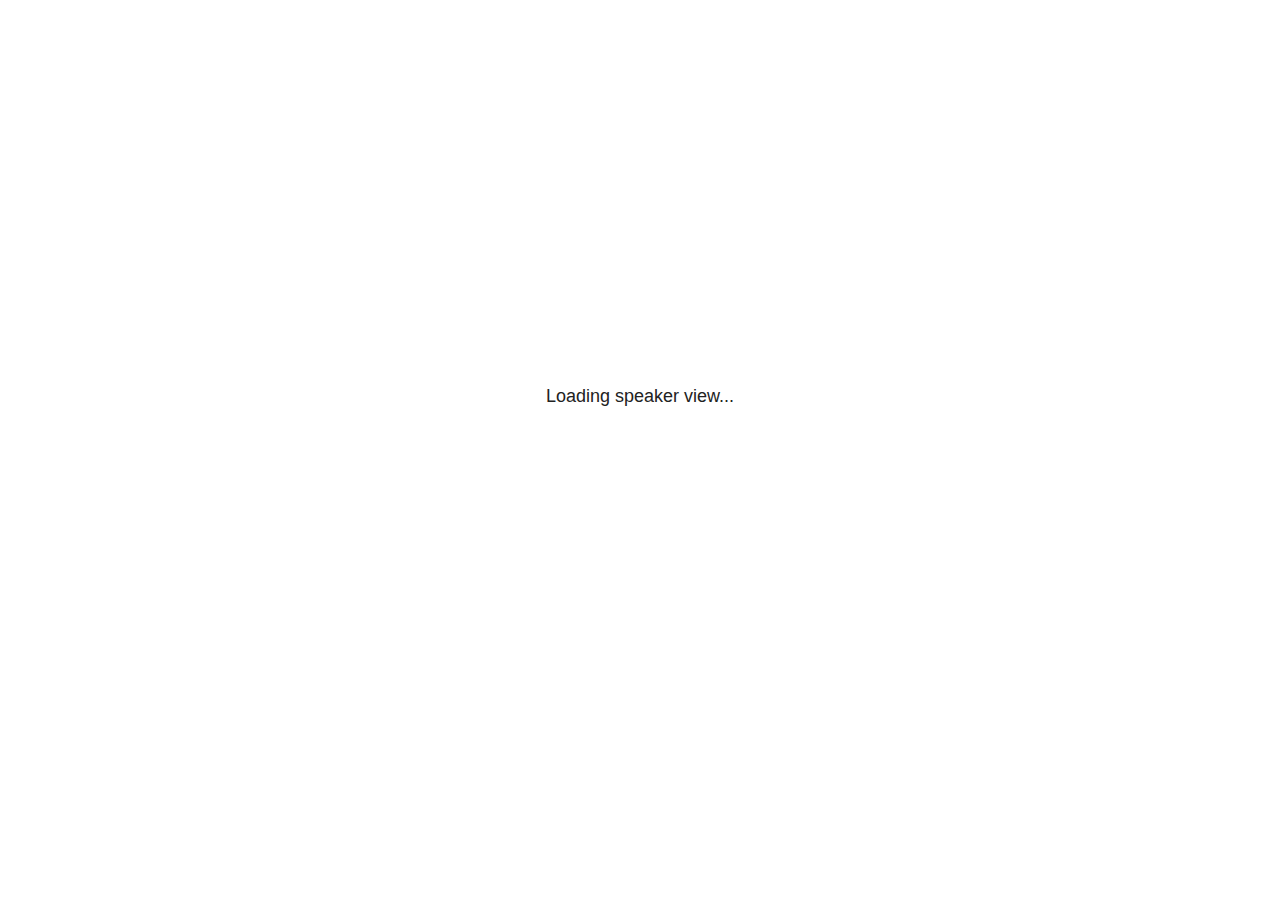
<file: site_libs/revealjs/plugin/notes/speaker-view.html>
<!--
	NOTE: You need to build the notes plugin after making changes to this file.
-->
<html lang="en">
	<head>
		<meta charset="utf-8">

		<title>reveal.js - Speaker View</title>

		<style>
			body {
				font-family: Helvetica;
				font-size: 18px;
			}

			#current-slide,
			#upcoming-slide,
			#speaker-controls {
				padding: 6px;
				box-sizing: border-box;
				-moz-box-sizing: border-box;
			}

			#current-slide iframe,
			#upcoming-slide iframe {
				width: 100%;
				height: 100%;
				border: 1px solid #ddd;
			}

			#current-slide .label,
			#upcoming-slide .label {
				position: absolute;
				top: 10px;
				left: 10px;
				z-index: 2;
			}

			#connection-status {
				position: absolute;
				top: 0;
				left: 0;
				width: 100%;
				height: 100%;
				z-index: 20;
				padding: 30% 20% 20% 20%;
				font-size: 18px;
				color: #222;
				background: #fff;
				text-align: center;
				box-sizing: border-box;
				line-height: 1.4;
			}

			.overlay-element {
				height: 34px;
				line-height: 34px;
				padding: 0 10px;
				text-shadow: none;
				background: rgba( 220, 220, 220, 0.8 );
				color: #222;
				font-size: 14px;
			}

			.overlay-element.interactive:hover {
				background: rgba( 220, 220, 220, 1 );
			}

			#current-slide {
				position: absolute;
				width: 60%;
				height: 100%;
				top: 0;
				left: 0;
				padding-right: 0;
			}

			#upcoming-slide {
				position: absolute;
				width: 40%;
				height: 40%;
				right: 0;
				top: 0;
			}

			/* Speaker controls */
			#speaker-controls {
				position: absolute;
				top: 40%;
				right: 0;
				width: 40%;
				height: 60%;
				overflow: auto;
				font-size: 18px;
			}

				.speaker-controls-time.hidden,
				.speaker-controls-notes.hidden {
					display: none;
				}

				.speaker-controls-time .label,
				.speaker-controls-pace .label,
				.speaker-controls-notes .label {
					text-transform: uppercase;
					font-weight: normal;
					font-size: 0.66em;
					color: #666;
					margin: 0;
				}

				.speaker-controls-time, .speaker-controls-pace {
					border-bottom: 1px solid rgba( 200, 200, 200, 0.5 );
					margin-bottom: 10px;
					padding: 10px 16px;
					padding-bottom: 20px;
					cursor: pointer;
				}

				.speaker-controls-time .reset-button {
					opacity: 0;
					float: right;
					color: #666;
					text-decoration: none;
				}
				.speaker-controls-time:hover .reset-button {
					opacity: 1;
				}

				.speaker-controls-time .timer,
				.speaker-controls-time .clock {
					width: 50%;
				}

				.speaker-controls-time .timer,
				.speaker-controls-time .clock,
				.speaker-controls-time .pacing .hours-value,
				.speaker-controls-time .pacing .minutes-value,
				.speaker-controls-time .pacing .seconds-value {
					font-size: 1.9em;
				}

				.speaker-controls-time .timer {
					float: left;
				}

				.speaker-controls-time .clock {
					float: right;
					text-align: right;
				}

				.speaker-controls-time span.mute {
					opacity: 0.3;
				}

				.speaker-controls-time .pacing-title {
					margin-top: 5px;
				}

				.speaker-controls-time .pacing.ahead {
					color: blue;
				}

				.speaker-controls-time .pacing.on-track {
					color: green;
				}

				.speaker-controls-time .pacing.behind {
					color: red;
				}

				.speaker-controls-notes {
					padding: 10px 16px;
				}

				.speaker-controls-notes .value {
					margin-top: 5px;
					line-height: 1.4;
					font-size: 1.2em;
				}

			/* Layout selector */
			#speaker-layout {
				position: absolute;
				top: 10px;
				right: 10px;
				color: #222;
				z-index: 10;
			}
				#speaker-layout select {
					position: absolute;
					width: 100%;
					height: 100%;
					top: 0;
					left: 0;
					border: 0;
					box-shadow: 0;
					cursor: pointer;
					opacity: 0;

					font-size: 1em;
					background-color: transparent;

					-moz-appearance: none;
					-webkit-appearance: none;
					-webkit-tap-highlight-color: rgba(0, 0, 0, 0);
				}

				#speaker-layout select:focus {
					outline: none;
					box-shadow: none;
				}

			.clear {
				clear: both;
			}

			/* Speaker layout: Wide */
			body[data-speaker-layout="wide"] #current-slide,
			body[data-speaker-layout="wide"] #upcoming-slide {
				width: 50%;
				height: 45%;
				padding: 6px;
			}

			body[data-speaker-layout="wide"] #current-slide {
				top: 0;
				left: 0;
			}

			body[data-speaker-layout="wide"] #upcoming-slide {
				top: 0;
				left: 50%;
			}

			body[data-speaker-layout="wide"] #speaker-controls {
				top: 45%;
				left: 0;
				width: 100%;
				height: 50%;
				font-size: 1.25em;
			}

			/* Speaker layout: Tall */
			body[data-speaker-layout="tall"] #current-slide,
			body[data-speaker-layout="tall"] #upcoming-slide {
				width: 45%;
				height: 50%;
				padding: 6px;
			}

			body[data-speaker-layout="tall"] #current-slide {
				top: 0;
				left: 0;
			}

			body[data-speaker-layout="tall"] #upcoming-slide {
				top: 50%;
				left: 0;
			}

			body[data-speaker-layout="tall"] #speaker-controls {
				padding-top: 40px;
				top: 0;
				left: 45%;
				width: 55%;
				height: 100%;
				font-size: 1.25em;
			}

			/* Speaker layout: Notes only */
			body[data-speaker-layout="notes-only"] #current-slide,
			body[data-speaker-layout="notes-only"] #upcoming-slide {
				display: none;
			}

			body[data-speaker-layout="notes-only"] #speaker-controls {
				padding-top: 40px;
				top: 0;
				left: 0;
				width: 100%;
				height: 100%;
				font-size: 1.25em;
			}

			@media screen and (max-width: 1080px) {
				body[data-speaker-layout="default"] #speaker-controls {
					font-size: 16px;
				}
			}

			@media screen and (max-width: 900px) {
				body[data-speaker-layout="default"] #speaker-controls {
					font-size: 14px;
				}
			}

			@media screen and (max-width: 800px) {
				body[data-speaker-layout="default"] #speaker-controls {
					font-size: 12px;
				}
			}

		</style>
	</head>

	<body>

		<div id="connection-status">Loading speaker view...</div>

		<div id="current-slide"></div>
		<div id="upcoming-slide"><span class="overlay-element label">Upcoming</span></div>
		<div id="speaker-controls">
			<div class="speaker-controls-time">
				<h4 class="label">Time <span class="reset-button">Click to Reset</span></h4>
				<div class="clock">
					<span class="clock-value">0:00 AM</span>
				</div>
				<div class="timer">
					<span class="hours-value">00</span><span class="minutes-value">:00</span><span class="seconds-value">:00</span>
				</div>
				<div class="clear"></div>

				<h4 class="label pacing-title" style="display: none">Pacing – Time to finish current slide</h4>
				<div class="pacing" style="display: none">
					<span class="hours-value">00</span><span class="minutes-value">:00</span><span class="seconds-value">:00</span>
				</div>
			</div>

			<div class="speaker-controls-notes hidden">
				<h4 class="label">Notes</h4>
				<div class="value"></div>
			</div>
		</div>
		<div id="speaker-layout" class="overlay-element interactive">
			<span class="speaker-layout-label"></span>
			<select class="speaker-layout-dropdown"></select>
		</div>

		<script>

			(function() {

				var notes,
					notesValue,
					currentState,
					currentSlide,
					upcomingSlide,
					layoutLabel,
					layoutDropdown,
					pendingCalls = {},
					lastRevealApiCallId = 0,
					connected = false,
					whitelistedWindows = [window.opener];

				var SPEAKER_LAYOUTS = {
					'default': 'Default',
					'wide': 'Wide',
					'tall': 'Tall',
					'notes-only': 'Notes only'
				};

				setupLayout();

				var connectionStatus = document.querySelector( '#connection-status' );
				var connectionTimeout = setTimeout( function() {
					connectionStatus.innerHTML = 'Error connecting to main window.<br>Please try closing and reopening the speaker view.';
				}, 5000 );
;
				window.addEventListener( 'message', function( event ) {

					// Validate the origin of this message to prevent XSS
					if( window.location.origin !== event.origin && whitelistedWindows.indexOf( event.source ) === -1 ) {
						return;
					}

					clearTimeout( connectionTimeout );
					connectionStatus.style.display = 'none';

					var data = JSON.parse( event.data );

					// The overview mode is only useful to the reveal.js instance
					// where navigation occurs so we don't sync it
					if( data.state ) delete data.state.overview;

					// Messages sent by the notes plugin inside of the main window
					if( data && data.namespace === 'reveal-notes' ) {
						if( data.type === 'connect' ) {
							handleConnectMessage( data );
						}
						else if( data.type === 'state' ) {
							handleStateMessage( data );
						}
						else if( data.type === 'return' ) {
							pendingCalls[data.callId](data.result);
							delete pendingCalls[data.callId];
						}
					}
					// Messages sent by the reveal.js inside of the current slide preview
					else if( data && data.namespace === 'reveal' ) {
						if( /ready/.test( data.eventName ) ) {
							// Send a message back to notify that the handshake is complete
							window.opener.postMessage( JSON.stringify({ namespace: 'reveal-notes', type: 'connected'} ), '*' );
						}
						else if( /slidechanged|fragmentshown|fragmenthidden|paused|resumed/.test( data.eventName ) && currentState !== JSON.stringify( data.state ) ) {

							dispatchStateToMainWindow( data.state );

						}
					}

				} );

				/**
				 * Updates the presentation in the main window to match the state
				 * of the presentation in the notes window.
				 */
				const dispatchStateToMainWindow = debounce(( state ) => {
					window.opener.postMessage( JSON.stringify({ method: 'setState', args: [ state ]} ), '*' );
				}, 500);

				/**
				 * Asynchronously calls the Reveal.js API of the main frame.
				 */
				function callRevealApi( methodName, methodArguments, callback ) {

					var callId = ++lastRevealApiCallId;
					pendingCalls[callId] = callback;
					window.opener.postMessage( JSON.stringify( {
						namespace: 'reveal-notes',
						type: 'call',
						callId: callId,
						methodName: methodName,
						arguments: methodArguments
					} ), '*' );

				}

				/**
				 * Called when the main window is trying to establish a
				 * connection.
				 */
				function handleConnectMessage( data ) {

					if( connected === false ) {
						connected = true;

						setupIframes( data );
						setupKeyboard();
						setupNotes();
						setupTimer();
						setupHeartbeat();
					}

				}

				/**
				 * Called when the main window sends an updated state.
				 */
				function handleStateMessage( data ) {

					// Store the most recently set state to avoid circular loops
					// applying the same state
					currentState = JSON.stringify( data.state );

					// No need for updating the notes in case of fragment changes
					if ( data.notes ) {
						notes.classList.remove( 'hidden' );
						notesValue.style.whiteSpace = data.whitespace;
						if( data.markdown ) {
							notesValue.innerHTML = marked( data.notes );
						}
						else {
							notesValue.innerHTML = data.notes;
						}
					}
					else {
						notes.classList.add( 'hidden' );
					}

					// Update the note slides
					currentSlide.contentWindow.postMessage( JSON.stringify({ method: 'setState', args: [ data.state ] }), '*' );
					upcomingSlide.contentWindow.postMessage( JSON.stringify({ method: 'setState', args: [ data.state ] }), '*' );
					upcomingSlide.contentWindow.postMessage( JSON.stringify({ method: 'next' }), '*' );

				}

				// Limit to max one state update per X ms
				handleStateMessage = debounce( handleStateMessage, 200 );

				/**
				 * Forward keyboard events to the current slide window.
				 * This enables keyboard events to work even if focus
				 * isn't set on the current slide iframe.
				 *
				 * Block F5 default handling, it reloads and disconnects
				 * the speaker notes window.
				 */
				function setupKeyboard() {

					document.addEventListener( 'keydown', function( event ) {
						if( event.keyCode === 116 || ( event.metaKey && event.keyCode === 82 ) ) {
							event.preventDefault();
							return false;
						}
						currentSlide.contentWindow.postMessage( JSON.stringify({ method: 'triggerKey', args: [ event.keyCode ] }), '*' );
					} );

				}

				/**
				 * Creates the preview iframes.
				 */
				function setupIframes( data ) {

					var params = [
						'receiver',
						'progress=false',
						'history=false',
						'transition=none',
						'autoSlide=0',
						'backgroundTransition=none'
					].join( '&' );

					var urlSeparator = /\?/.test(data.url) ? '&' : '?';
					var hash = '#/' + data.state.indexh + '/' + data.state.indexv;
					var currentURL = data.url + urlSeparator + params + '&postMessageEvents=true' + hash;
					var upcomingURL = data.url + urlSeparator + params + '&controls=false' + hash;

					currentSlide = document.createElement( 'iframe' );
					currentSlide.setAttribute( 'width', 1280 );
					currentSlide.setAttribute( 'height', 1024 );
					currentSlide.setAttribute( 'src', currentURL );
					document.querySelector( '#current-slide' ).appendChild( currentSlide );

					upcomingSlide = document.createElement( 'iframe' );
					upcomingSlide.setAttribute( 'width', 640 );
					upcomingSlide.setAttribute( 'height', 512 );
					upcomingSlide.setAttribute( 'src', upcomingURL );
					document.querySelector( '#upcoming-slide' ).appendChild( upcomingSlide );

					whitelistedWindows.push( currentSlide.contentWindow, upcomingSlide.contentWindow );

				}

				/**
				 * Setup the notes UI.
				 */
				function setupNotes() {

					notes = document.querySelector( '.speaker-controls-notes' );
					notesValue = document.querySelector( '.speaker-controls-notes .value' );

				}

				/**
				 * We send out a heartbeat at all times to ensure we can
				 * reconnect with the main presentation window after reloads.
				 */
				function setupHeartbeat() {

					setInterval( () => {
						window.opener.postMessage( JSON.stringify({ namespace: 'reveal-notes', type: 'heartbeat'} ), '*' );
					}, 1000 );

				}

				function getTimings( callback ) {

					callRevealApi( 'getSlidesAttributes', [], function ( slideAttributes ) {
						callRevealApi( 'getConfig', [], function ( config ) {
							var totalTime = config.totalTime;
							var minTimePerSlide = config.minimumTimePerSlide || 0;
							var defaultTiming = config.defaultTiming;
							if ((defaultTiming == null) && (totalTime == null)) {
								callback(null);
								return;
							}
							// Setting totalTime overrides defaultTiming
							if (totalTime) {
								defaultTiming = 0;
							}
							var timings = [];
							for ( var i in slideAttributes ) {
								var slide = slideAttributes[ i ];
								var timing = defaultTiming;
								if( slide.hasOwnProperty( 'data-timing' )) {
									var t = slide[ 'data-timing' ];
									timing = parseInt(t);
									if( isNaN(timing) ) {
										console.warn("Could not parse timing '" + t + "' of slide " + i + "; using default of " + defaultTiming);
										timing = defaultTiming;
									}
								}
								timings.push(timing);
							}
							if ( totalTime ) {
								// After we've allocated time to individual slides, we summarize it and
								// subtract it from the total time
								var remainingTime = totalTime - timings.reduce( function(a, b) { return a + b; }, 0 );
								// The remaining time is divided by the number of slides that have 0 seconds
								// allocated at the moment, giving the average time-per-slide on the remaining slides
								var remainingSlides = (timings.filter( function(x) { return x == 0 }) ).length
								var timePerSlide = Math.round( remainingTime / remainingSlides, 0 )
								// And now we replace every zero-value timing with that average
								timings = timings.map( function(x) { return (x==0 ? timePerSlide : x) } );
							}
							var slidesUnderMinimum = timings.filter( function(x) { return (x < minTimePerSlide) } ).length
							if ( slidesUnderMinimum ) {
								message = "The pacing time for " + slidesUnderMinimum + " slide(s) is under the configured minimum of " + minTimePerSlide + " seconds. Check the data-timing attribute on individual slides, or consider increasing the totalTime or minimumTimePerSlide configuration options (or removing some slides).";
								alert(message);
							}
							callback( timings );
						} );
					} );

				}

				/**
				 * Return the number of seconds allocated for presenting
				 * all slides up to and including this one.
				 */
				function getTimeAllocated( timings, callback ) {

					callRevealApi( 'getSlidePastCount', [], function ( currentSlide ) {
						var allocated = 0;
						for (var i in timings.slice(0, currentSlide + 1)) {
							allocated += timings[i];
						}
						callback( allocated );
					} );

				}

				/**
				 * Create the timer and clock and start updating them
				 * at an interval.
				 */
				function setupTimer() {

					var start = new Date(),
					timeEl = document.querySelector( '.speaker-controls-time' ),
					clockEl = timeEl.querySelector( '.clock-value' ),
					hoursEl = timeEl.querySelector( '.hours-value' ),
					minutesEl = timeEl.querySelector( '.minutes-value' ),
					secondsEl = timeEl.querySelector( '.seconds-value' ),
					pacingTitleEl = timeEl.querySelector( '.pacing-title' ),
					pacingEl = timeEl.querySelector( '.pacing' ),
					pacingHoursEl = pacingEl.querySelector( '.hours-value' ),
					pacingMinutesEl = pacingEl.querySelector( '.minutes-value' ),
					pacingSecondsEl = pacingEl.querySelector( '.seconds-value' );

					var timings = null;
					getTimings( function ( _timings ) {

						timings = _timings;
						if (_timings !== null) {
							pacingTitleEl.style.removeProperty('display');
							pacingEl.style.removeProperty('display');
						}

						// Update once directly
						_updateTimer();

						// Then update every second
						setInterval( _updateTimer, 1000 );

					} );


					function _resetTimer() {

						if (timings == null) {
							start = new Date();
							_updateTimer();
						}
						else {
							// Reset timer to beginning of current slide
							getTimeAllocated( timings, function ( slideEndTimingSeconds ) {
								var slideEndTiming = slideEndTimingSeconds * 1000;
								callRevealApi( 'getSlidePastCount', [], function ( currentSlide ) {
									var currentSlideTiming = timings[currentSlide] * 1000;
									var previousSlidesTiming = slideEndTiming - currentSlideTiming;
									var now = new Date();
									start = new Date(now.getTime() - previousSlidesTiming);
									_updateTimer();
								} );
							} );
						}

					}

					timeEl.addEventListener( 'click', function() {
						_resetTimer();
						return false;
					} );

					function _displayTime( hrEl, minEl, secEl, time) {

						var sign = Math.sign(time) == -1 ? "-" : "";
						time = Math.abs(Math.round(time / 1000));
						var seconds = time % 60;
						var minutes = Math.floor( time / 60 ) % 60 ;
						var hours = Math.floor( time / ( 60 * 60 )) ;
						hrEl.innerHTML = sign + zeroPadInteger( hours );
						if (hours == 0) {
							hrEl.classList.add( 'mute' );
						}
						else {
							hrEl.classList.remove( 'mute' );
						}
						minEl.innerHTML = ':' + zeroPadInteger( minutes );
						if (hours == 0 && minutes == 0) {
							minEl.classList.add( 'mute' );
						}
						else {
							minEl.classList.remove( 'mute' );
						}
						secEl.innerHTML = ':' + zeroPadInteger( seconds );
					}

					function _updateTimer() {

						var diff, hours, minutes, seconds,
						now = new Date();

						diff = now.getTime() - start.getTime();

						clockEl.innerHTML = now.toLocaleTimeString( 'en-US', { hour12: true, hour: '2-digit', minute:'2-digit' } );
						_displayTime( hoursEl, minutesEl, secondsEl, diff );
						if (timings !== null) {
							_updatePacing(diff);
						}

					}

					function _updatePacing(diff) {

						getTimeAllocated( timings, function ( slideEndTimingSeconds ) {
							var slideEndTiming = slideEndTimingSeconds * 1000;

							callRevealApi( 'getSlidePastCount', [], function ( currentSlide ) {
								var currentSlideTiming = timings[currentSlide] * 1000;
								var timeLeftCurrentSlide = slideEndTiming - diff;
								if (timeLeftCurrentSlide < 0) {
									pacingEl.className = 'pacing behind';
								}
								else if (timeLeftCurrentSlide < currentSlideTiming) {
									pacingEl.className = 'pacing on-track';
								}
								else {
									pacingEl.className = 'pacing ahead';
								}
								_displayTime( pacingHoursEl, pacingMinutesEl, pacingSecondsEl, timeLeftCurrentSlide );
							} );
						} );
					}

				}

				/**
				 * Sets up the speaker view layout and layout selector.
				 */
				function setupLayout() {

					layoutDropdown = document.querySelector( '.speaker-layout-dropdown' );
					layoutLabel = document.querySelector( '.speaker-layout-label' );

					// Render the list of available layouts
					for( var id in SPEAKER_LAYOUTS ) {
						var option = document.createElement( 'option' );
						option.setAttribute( 'value', id );
						option.textContent = SPEAKER_LAYOUTS[ id ];
						layoutDropdown.appendChild( option );
					}

					// Monitor the dropdown for changes
					layoutDropdown.addEventListener( 'change', function( event ) {

						setLayout( layoutDropdown.value );

					}, false );

					// Restore any currently persisted layout
					setLayout( getLayout() );

				}

				/**
				 * Sets a new speaker view layout. The layout is persisted
				 * in local storage.
				 */
				function setLayout( value ) {

					var title = SPEAKER_LAYOUTS[ value ];

					layoutLabel.innerHTML = 'Layout' + ( title ? ( ': ' + title ) : '' );
					layoutDropdown.value = value;

					document.body.setAttribute( 'data-speaker-layout', value );

					// Persist locally
					if( supportsLocalStorage() ) {
						window.localStorage.setItem( 'reveal-speaker-layout', value );
					}

				}

				/**
				 * Returns the ID of the most recently set speaker layout
				 * or our default layout if none has been set.
				 */
				function getLayout() {

					if( supportsLocalStorage() ) {
						var layout = window.localStorage.getItem( 'reveal-speaker-layout' );
						if( layout ) {
							return layout;
						}
					}

					// Default to the first record in the layouts hash
					for( var id in SPEAKER_LAYOUTS ) {
						return id;
					}

				}

				function supportsLocalStorage() {

					try {
						localStorage.setItem('test', 'test');
						localStorage.removeItem('test');
						return true;
					}
					catch( e ) {
						return false;
					}

				}

				function zeroPadInteger( num ) {

					var str = '00' + parseInt( num );
					return str.substring( str.length - 2 );

				}

				/**
				 * Limits the frequency at which a function can be called.
				 */
				function debounce( fn, ms ) {

					var lastTime = 0,
						timeout;

					return function() {

						var args = arguments;
						var context = this;

						clearTimeout( timeout );

						var timeSinceLastCall = Date.now() - lastTime;
						if( timeSinceLastCall > ms ) {
							fn.apply( context, args );
							lastTime = Date.now();
						}
						else {
							timeout = setTimeout( function() {
								fn.apply( context, args );
								lastTime = Date.now();
							}, ms - timeSinceLastCall );
						}

					}

				}

			})();

		</script>
	</body>
</html>
</file>
<file: site_libs/quarto-html/tippy.css>
.tippy-box[data-animation=fade][data-state=hidden]{opacity:0}[data-tippy-root]{max-width:calc(100vw - 10px)}.tippy-box{position:relative;background-color:#333;color:#fff;border-radius:4px;font-size:14px;line-height:1.4;white-space:normal;outline:0;transition-property:transform,visibility,opacity}.tippy-box[data-placement^=top]>.tippy-arrow{bottom:0}.tippy-box[data-placement^=top]>.tippy-arrow:before{bottom:-7px;left:0;border-width:8px 8px 0;border-top-color:initial;transform-origin:center top}.tippy-box[data-placement^=bottom]>.tippy-arrow{top:0}.tippy-box[data-placement^=bottom]>.tippy-arrow:before{top:-7px;left:0;border-width:0 8px 8px;border-bottom-color:initial;transform-origin:center bottom}.tippy-box[data-placement^=left]>.tippy-arrow{right:0}.tippy-box[data-placement^=left]>.tippy-arrow:before{border-width:8px 0 8px 8px;border-left-color:initial;right:-7px;transform-origin:center left}.tippy-box[data-placement^=right]>.tippy-arrow{left:0}.tippy-box[data-placement^=right]>.tippy-arrow:before{left:-7px;border-width:8px 8px 8px 0;border-right-color:initial;transform-origin:center right}.tippy-box[data-inertia][data-state=visible]{transition-timing-function:cubic-bezier(.54,1.5,.38,1.11)}.tippy-arrow{width:16px;height:16px;color:#333}.tippy-arrow:before{content:"";position:absolute;border-color:transparent;border-style:solid}.tippy-content{position:relative;padding:5px 9px;z-index:1}
</file>
<file: site_libs/quarto-html/quarto-syntax-highlighting.css>
/* quarto syntax highlight colors */
:root {
  --quarto-hl-al-color: #95da4c;
  --quarto-hl-an-color: #50a14f;
  --quarto-hl-at-color: #a626a4;
  --quarto-hl-bn-color: #986801;
  --quarto-hl-bu-color: #a626a4;
  --quarto-hl-ch-color: #50a14f;
  --quarto-hl-co-color: #a0a1a7;
  --quarto-hl-cv-color: #e45649;
  --quarto-hl-cn-color: #986801;
  --quarto-hl-cf-color: #a626a4;
  --quarto-hl-dt-color: #a626a4;
  --quarto-hl-dv-color: #986801;
  --quarto-hl-do-color: #e45649;
  --quarto-hl-er-color: #f44747;
  --quarto-hl-ex-color: #4078f2;
  --quarto-hl-fl-color: #986801;
  --quarto-hl-fu-color: #4078f2;
  --quarto-hl-im-color: #50a14f;
  --quarto-hl-in-color: #c45b00;
  --quarto-hl-kw-color: #a626a4;
  --quarto-hl-op-color: #a626a4;
  --quarto-hl-pp-color: #a626a4;
  --quarto-hl-re-color: #2980b9;
  --quarto-hl-sc-color: #0184bc;
  --quarto-hl-ss-color: #da4453;
  --quarto-hl-st-color: #50a14f;
  --quarto-hl-va-color: #e45649;
  --quarto-hl-vs-color: #da4453;
  --quarto-hl-wa-color: #da4453;
}

/* other quarto variables */
:root {
  --quarto-font-monospace: SFMono-Regular, Menlo, Monaco, Consolas, "Liberation Mono", "Courier New", monospace;
}

code span.al {
  background-color: #4d1f24;
  font-weight: bold;
  color: #95da4c;
}

code span.an {
  color: #50a14f;
}

code span.at {
  color: #a626a4;
}

code span.bn {
  color: #986801;
}

code span.bu {
  color: #a626a4;
}

code span.ch {
  color: #50a14f;
}

code span.co {
  font-style: italic;
  color: #a0a1a7;
}

code span.cv {
  font-style: italic;
  color: #e45649;
}

code span.cn {
  color: #986801;
}

code span.cf {
  color: #a626a4;
}

code span.dt {
  color: #a626a4;
}

code span.dv {
  color: #986801;
}

code span.do {
  color: #e45649;
}

code span.er {
  color: #f44747;
  text-decoration: underline;
}

code span.ex {
  font-weight: bold;
  color: #4078f2;
}

code span.fl {
  color: #986801;
}

code span.fu {
  color: #4078f2;
}

code span.im {
  color: #50a14f;
}

code span.in {
  color: #c45b00;
}

code span.kw {
  color: #a626a4;
}

pre > code.sourceCode > span {
  color: #383a42;
}

code span {
  color: #383a42;
}

code.sourceCode > span {
  color: #383a42;
}

div.sourceCode,
div.sourceCode pre.sourceCode {
  color: #383a42;
}

code span.op {
  color: #a626a4;
}

code span.pp {
  color: #a626a4;
}

code span.re {
  background-color: #153042;
  color: #2980b9;
}

code span.sc {
  color: #0184bc;
}

code span.ss {
  color: #da4453;
}

code span.st {
  color: #50a14f;
}

code span.va {
  color: #e45649;
}

code span.vs {
  color: #da4453;
}

code span.wa {
  color: #da4453;
}

.prevent-inlining {
  content: "</";
}

/*# sourceMappingURL=debc5d5d77c3f9108843748ff7464032.css.map */
</file>
<file: styles.css>
/* css styles */

.cell-output {
    background-color: #e4e7ed;
    padding: 5px 5px 0px 10px;
    border-radius: 0px;
    border-style: none;
    border-width: 1px;
    border-left-width: 2px;
    border-left-style: solid;
    border-left-color: #030303;
    margin: -18px 0px 15px 0px;
    font-style: italic;
    color: rgb(141, 141, 143); !important
}

.styled-output {
  color: rgb(141, 141, 143); !important
}

.bash-in-nocolor {
    background-color: #f0f3f4;
    padding: 5px 5px 5px 10px;
    border-radius: 0px;
    border-style: none;
    border-width: 1px;
    margin: 0px 0px 15px 0px;
}

.bash-out {
    background-color: #e4e7ed;
    padding: 5px 5px 0px 10px;
    border-radius: 0px;
    border-style: none;
    border-width: 1px;
    border-left-width: 2px;
    border-left-style: solid;
    border-left-color: #030303;
    margin: -18px 0px 15px 0px;
    font-style: italic;
    color: rgb(141, 141, 143);
}

.bash-out-solo {
    background-color: #e4e7ed;
    padding: 5px 5px 5px 10px;
    border-radius: 0px;
    border-style: none;
    border-width: 1px;
    border-left-width: 2px;
    border-left-style: solid;
    border-left-color: #030303;
    margin: 0px 0px 15px 0px;
    font-style: italic;
    color: rgb(90, 90, 92);
}

.exercise {
  padding: 0.5em;
  margin: 0.5em;
  padding-left: 10px;
  color: #12433A; /*#1f5386; */
  border: solid 2px #7a767a;
  border-radius: 25px;
}

/*
.exercise {
padding-left: 65px;
  background-image: url("img/puzzle-div.png");
  background-size: 45px;
  background-repeat: no-repeat;
  background-position: 10px center;
  min-height: 80px;
  background-color: #DFDCE0;
}
*/

figure figcaption {
    text-align: center;
}

/* --------------------------------------------------------------------------/*
/* details sections */
details > summary {
  padding-top: 4px;
  padding-right: 10px;
  padding-bottom: 4px;
  padding-left: 10px;
  background-color: #EDEFE8; /* #f1f6f1; F4F4F4;
  border: none;
  border-radius: 25px;
  /*box-shadow: 3px 3px 4px black;*/
}

details {
  border-radius: 25px;
  /* background-color: #EDEFE8; */
  padding-top: 0px;
  padding-right: 0px;
  padding-bottom: 0px;
  padding-left: 6px;
  margin-top: 0px;
  margin-left: 5px;
  border-width: 1px;
  border-left-width: 3px;
  border-style: solid;
  border-color: #d9d7d9;
  border-left-color: #919091;
  border-radius: 5px;
}
</file>
<file: site_libs/quarto-contrib/fontawesome6-0.1.0/latex-fontsize.css>
.fa-tiny {
  font-size: 0.5em;
}
.fa-scriptsize {
  font-size: 0.7em;
}
.fa-footnotesize {
  font-size: 0.8em;
}
.fa-small {
  font-size: 0.9em;
}
.fa-normalsize {
  font-size: 1em;
}
.fa-large {
  font-size: 1.2em;
}
.fa-Large {
  font-size: 1.5em;
}
.fa-LARGE {
  font-size: 1.75em;
}
.fa-huge {
  font-size: 2em;
}
.fa-Huge {
  font-size: 2.5em;
}
</file>
